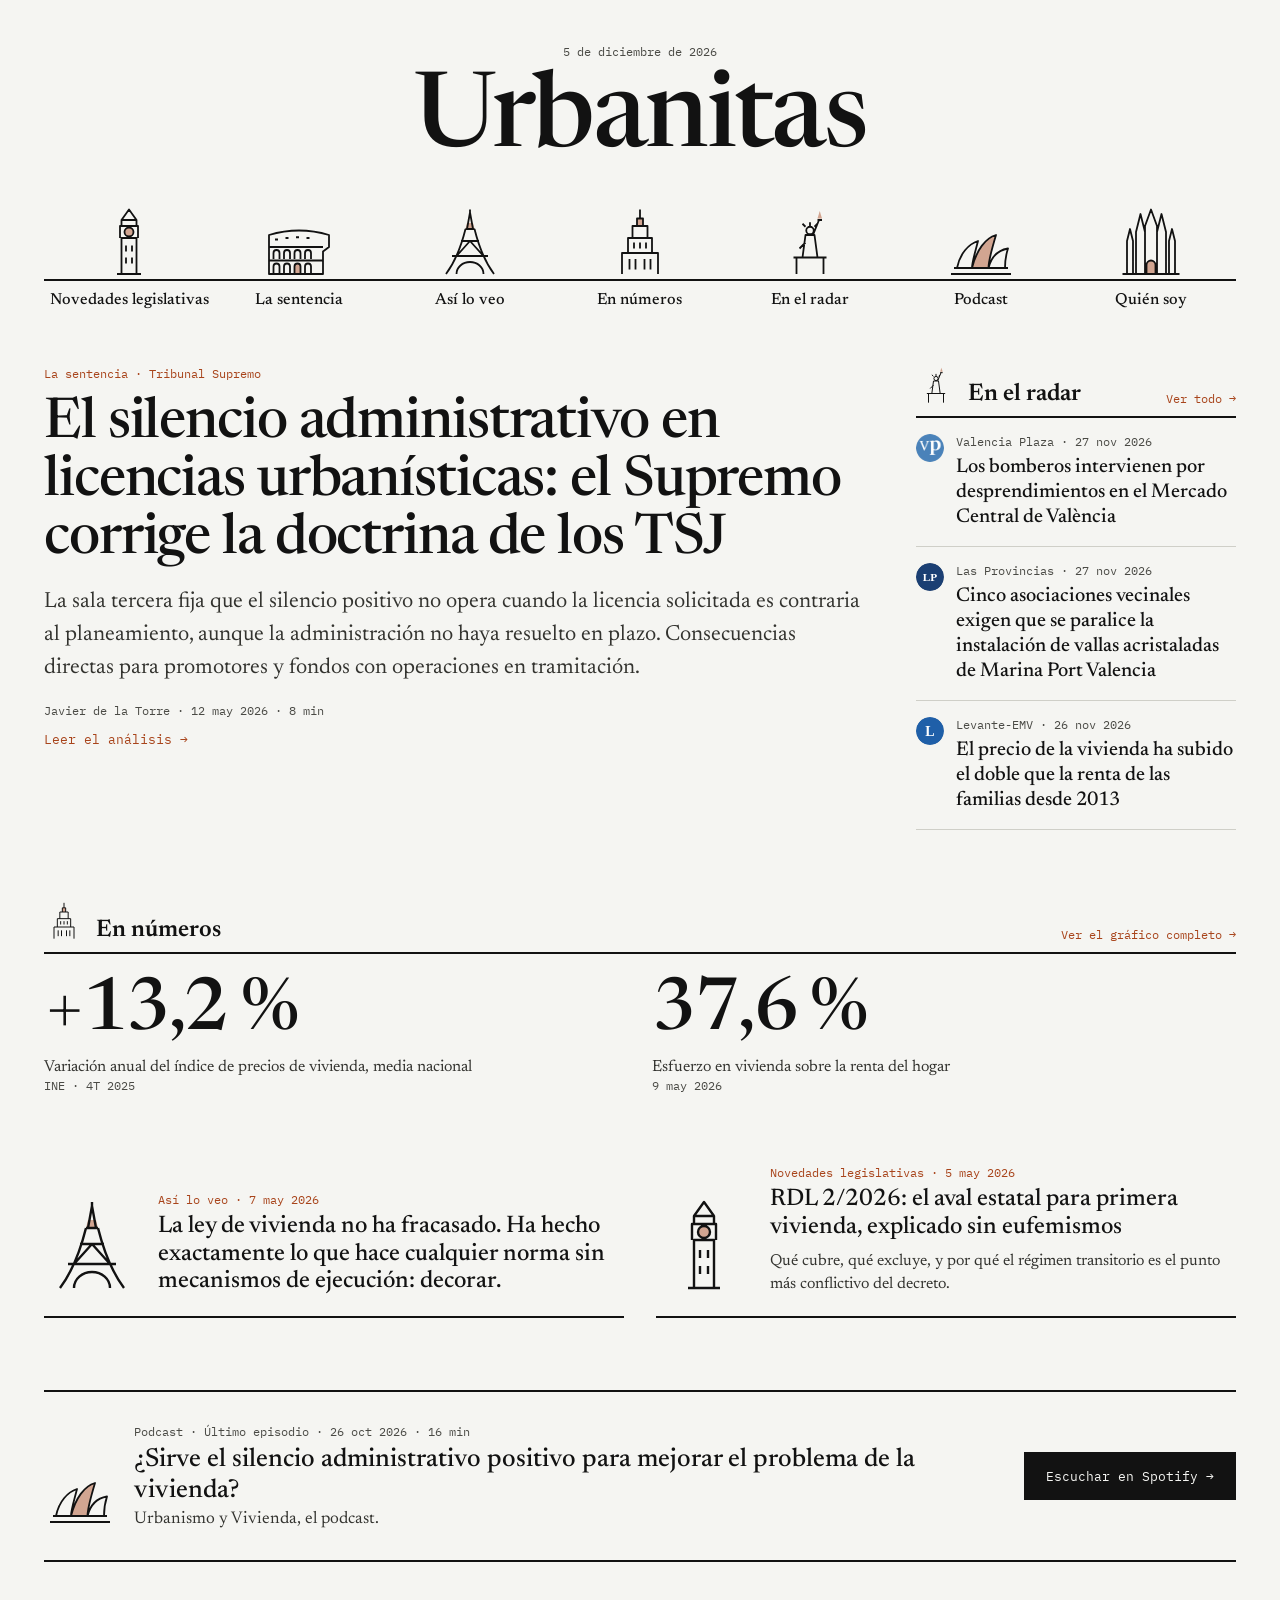
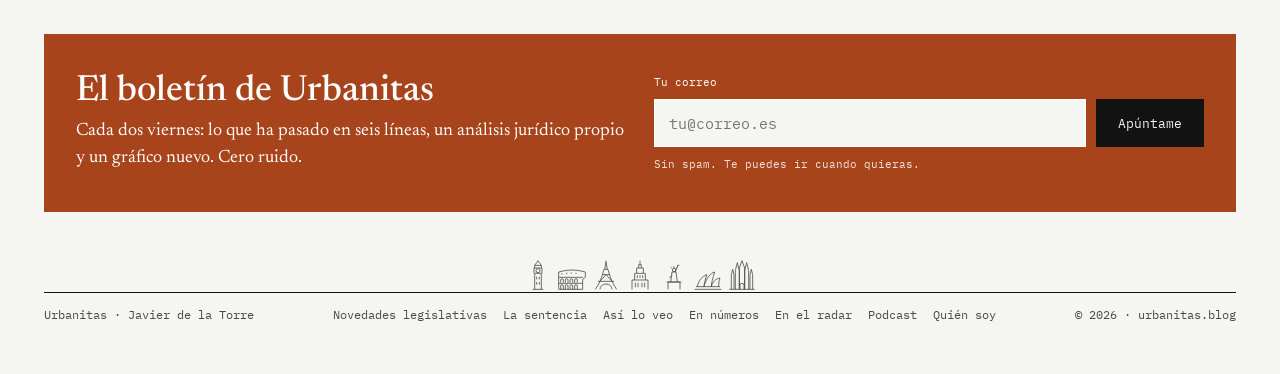
<file: index.html>
<!doctype html>
<html lang="es">
<head>
<meta charset="utf-8">
<meta name="viewport" content="width=device-width, initial-scale=1">
<title>Urbanitas</title>
<meta name="description" content="Urbanitas: análisis jurídico, datos y opinión sobre urbanismo y vivienda en España, por Javier de la Torre.">
<link rel="preconnect" href="https://fonts.googleapis.com">
<link rel="preconnect" href="https://fonts.gstatic.com" crossorigin>
<link href="https://fonts.googleapis.com/css2?family=Newsreader:ital,opsz,wght@0,6..72,400;0,6..72,500;0,6..72,600;1,6..72,400&family=IBM+Plex+Mono:wght@400;500&display=swap" rel="stylesheet">
<link rel="stylesheet" href="assets/urbanitas.css">
<link rel="icon" href="data:image/svg+xml,%3Csvg xmlns='http://www.w3.org/2000/svg' viewBox='0 0 32 32'%3E%3Crect width='32' height='32' fill='%23121212'/%3E%3Ctext x='16' y='23' font-family='Georgia,serif' font-size='20' fill='%23F5F5F2' text-anchor='middle'%3EU%3C/text%3E%3C/svg%3E">
</head>
<body>

<header class="cabecera contenedor">
  <div class="cabecera-meta"><span id="fecha-hoy"></span></div>
  <a href="index.html" class="logo">Urbanitas</a>
  <nav class="skyline" aria-label="Secciones">
      <a href="legislativa.html">
        <span class="suelo"><svg class="icono" viewBox="0 0 48 48" aria-hidden="true"><use href="assets/iconos.svg#i-bigben"></use></svg></span>
        <span class="nombre">Novedades legislativas</span>
      </a>
      <a href="sentencia.html">
        <span class="suelo"><svg class="icono" viewBox="0 0 48 48" aria-hidden="true"><use href="assets/iconos.svg#i-coliseo"></use></svg></span>
        <span class="nombre">La sentencia</span>
      </a>
      <a href="opinion.html">
        <span class="suelo"><svg class="icono" viewBox="0 0 48 48" aria-hidden="true"><use href="assets/iconos.svg#i-eiffel"></use></svg></span>
        <span class="nombre">Así lo veo</span>
      </a>
      <a href="numeros.html">
        <span class="suelo"><svg class="icono" viewBox="0 0 48 48" aria-hidden="true"><use href="assets/iconos.svg#i-empire"></use></svg></span>
        <span class="nombre">En números</span>
      </a>
      <a href="radar.html">
        <span class="suelo"><svg class="icono" viewBox="0 0 48 48" aria-hidden="true"><use href="assets/iconos.svg#i-libertad"></use></svg></span>
        <span class="nombre">En el radar</span>
      </a>
      <a href="podcast.html">
        <span class="suelo"><svg class="icono" viewBox="0 0 48 48" aria-hidden="true"><use href="assets/iconos.svg#i-opera"></use></svg></span>
        <span class="nombre">Podcast</span>
      </a>
      <a href="quien.html">
        <span class="suelo"><svg class="icono" viewBox="0 0 48 48" aria-hidden="true"><use href="assets/iconos.svg#i-sagrada"></use></svg></span>
        <span class="nombre">Quién soy</span>
      </a>
  </nav>
</header>

<main class="contenedor">
<div class="portada">
  <article>
    <div class="eyebrow">La sentencia · Tribunal Supremo</div>
    <h1 class="titular-grande"><a href="sentencia.html">El silencio administrativo en licencias urbanísticas: el Supremo corrige la doctrina de los TSJ</a></h1>
    <p class="entradilla">La sala tercera fija que el silencio positivo no opera cuando la licencia solicitada es contraria al planeamiento, aunque la administración no haya resuelto en plazo. Consecuencias directas para promotores y fondos con operaciones en tramitación.</p>
    <div class="fecha">Javier de la Torre · 12 may 2026 · 8 min</div>
    <a href="sentencia.html" class="boton-texto">Leer el análisis →</a>
  </article>

  <aside aria-labelledby="radar-tit">
    <div class="cabeza-bloque">
      <svg class="icono" viewBox="0 0 48 48" aria-hidden="true"><use href="assets/iconos.svg#i-libertad"></use></svg>
      <h2 id="radar-tit">En el radar</h2>
      <a href="radar.html" class="mas">Ver todo →</a>
    </div>
    <div class="lista-radar">
      <a href="https://valenciaplaza.com/valenciaplaza/valencia/los-bomberos-intervienen-por-desprendimientos-en-el-mercado-central-de-valencia" target="_blank" rel="noopener">
        <img class="medio" src="assets/medios/valenciaplaza.png" alt="" width="28" height="28">
        <span class="cuerpo">
        <span class="fuente">Valencia Plaza · 27 nov 2026</span>
        <span class="tit">Los bomberos intervienen por desprendimientos en el Mercado Central de València</span>
        </span>
      </a>
      <a href="https://www.lasprovincias.es/valencia-ciudad/vecinos-instalacion-vallas-marina-20261127101147-nt.html" target="_blank" rel="noopener">
        <img class="medio" src="assets/medios/lasprovincias.svg" alt="" width="28" height="28">
        <span class="cuerpo">
        <span class="fuente">Las Provincias · 27 nov 2026</span>
        <span class="tit">Cinco asociaciones vecinales exigen que se paralice la instalación de vallas acristaladas de Marina Port Valencia</span>
        </span>
      </a>
      <a href="https://www.levante-emv.com/economia/2026/11/26/precio-vivienda-subido-doble-renta-136880075.html" target="_blank" rel="noopener">
        <img class="medio" src="assets/medios/levante.svg" alt="" width="28" height="28">
        <span class="cuerpo">
        <span class="fuente">Levante-EMV · 26 nov 2026</span>
        <span class="tit">El precio de la vivienda ha subido el doble que la renta de las familias desde 2013</span>
        </span>
      </a>
    </div>
  </aside>
</div>

<section class="bloque" aria-labelledby="numeros-tit">
  <div class="cabeza-bloque">
    <svg class="icono" viewBox="0 0 48 48" aria-hidden="true"><use href="assets/iconos.svg#i-empire"></use></svg>
    <h2 id="numeros-tit">En números</h2>
    <a href="numeros.html" class="mas">Ver el gráfico completo →</a>
  </div>
  <div class="cifras">
    <div class="cifra">
      <div class="valor">+13,2 %</div>
      <div class="que">Variación anual del índice de precios de vivienda, media nacional</div>
      <div class="fuente">INE · 4T 2025</div>
    </div>
    <div class="cifra">
      <div class="valor">37,6 %</div>
      <div class="que">Esfuerzo en vivienda sobre la renta del hogar</div>
      <div class="fuente">9 may 2026</div>
    </div>
  </div>
</section>

<section class="bloque tarjetas" aria-label="Más secciones">
  <a href="opinion.html" class="tarjeta">
    <svg class="icono" viewBox="0 0 48 48" aria-hidden="true"><use href="assets/iconos.svg#i-eiffel"></use></svg>
    <span>
      <span class="eyebrow">Así lo veo · 7 may 2026</span>
      <span class="tit">La ley de vivienda no ha fracasado. Ha hecho exactamente lo que hace cualquier norma sin mecanismos de ejecución: decorar.</span>
    </span>
  </a>
  <a href="legislativa.html" class="tarjeta">
    <svg class="icono" viewBox="0 0 48 48" aria-hidden="true"><use href="assets/iconos.svg#i-bigben"></use></svg>
    <span>
      <span class="eyebrow">Novedades legislativas · 5 may 2026</span>
      <span class="tit">RDL 2/2026: el aval estatal para primera vivienda, explicado sin eufemismos</span>
      <span class="txt">Qué cubre, qué excluye, y por qué el régimen transitorio es el punto más conflictivo del decreto.</span>
    </span>
  </a>
</section>

<section class="bloque franja-podcast" aria-labelledby="podcast-tit">
  <div class="izq">
    <svg class="icono" viewBox="0 0 48 48" aria-hidden="true"><use href="assets/iconos.svg#i-opera"></use></svg>
    <div>
      <div class="fecha">Podcast · Último episodio · 26 oct 2026 · 16 min</div>
      <h2 id="podcast-tit" style="margin: 6px 0 4px; font-size: 26px; font-weight: 500; line-height: 1.2">¿Sirve el silencio administrativo positivo para mejorar el problema de la vivienda?</h2>
      <p>Urbanismo y Vivienda, el podcast.</p>
    </div>
  </div>
  <a href="https://open.spotify.com/episode/01g6iBTJMUlz0GUgnX8MWM" target="_blank" rel="noopener" class="boton">Escuchar en Spotify →</a>
</section>

<section class="boletin" id="boletin" aria-labelledby="boletin-tit">
  <div class="texto">
    <h2 id="boletin-tit">El boletín de Urbanitas</h2>
    <p>Cada dos viernes: lo que ha pasado en seis líneas, un análisis jurídico propio y un gráfico nuevo. Cero ruido.</p>
  </div>
  <form onsubmit="return false">
    <label for="correo-boletin">Tu correo</label>
    <input id="correo-boletin" type="email" placeholder="tu@correo.es" autocomplete="email" required>
    <button type="submit" class="boton">Apúntame</button>
    <span class="letra-pequena">Sin spam. Te puedes ir cuando quieras.</span>
  </form>
</section>
</main>

<footer class="pie contenedor">
  <div class="perfil" aria-hidden="true"><svg class="icono" viewBox="0 0 48 48" aria-hidden="true"><use href="assets/iconos.svg#i-bigben"></use></svg><svg class="icono" viewBox="0 0 48 48" aria-hidden="true"><use href="assets/iconos.svg#i-coliseo"></use></svg><svg class="icono" viewBox="0 0 48 48" aria-hidden="true"><use href="assets/iconos.svg#i-eiffel"></use></svg><svg class="icono" viewBox="0 0 48 48" aria-hidden="true"><use href="assets/iconos.svg#i-empire"></use></svg><svg class="icono" viewBox="0 0 48 48" aria-hidden="true"><use href="assets/iconos.svg#i-libertad"></use></svg><svg class="icono" viewBox="0 0 48 48" aria-hidden="true"><use href="assets/iconos.svg#i-opera"></use></svg><svg class="icono" viewBox="0 0 48 48" aria-hidden="true"><use href="assets/iconos.svg#i-sagrada"></use></svg></div>
  <div class="fila">
    <span>Urbanitas · Javier de la Torre</span>
    <nav aria-label="Pie"><a href="legislativa.html">Novedades legislativas</a> <a href="sentencia.html">La sentencia</a> <a href="opinion.html">Así lo veo</a> <a href="numeros.html">En números</a> <a href="radar.html">En el radar</a> <a href="podcast.html">Podcast</a> <a href="quien.html">Quién soy</a></nav>
    <span>© 2026 · urbanitas.blog</span>
  </div>
</footer>

<script src="assets/site.js"></script>
</body>
</html>
</file>
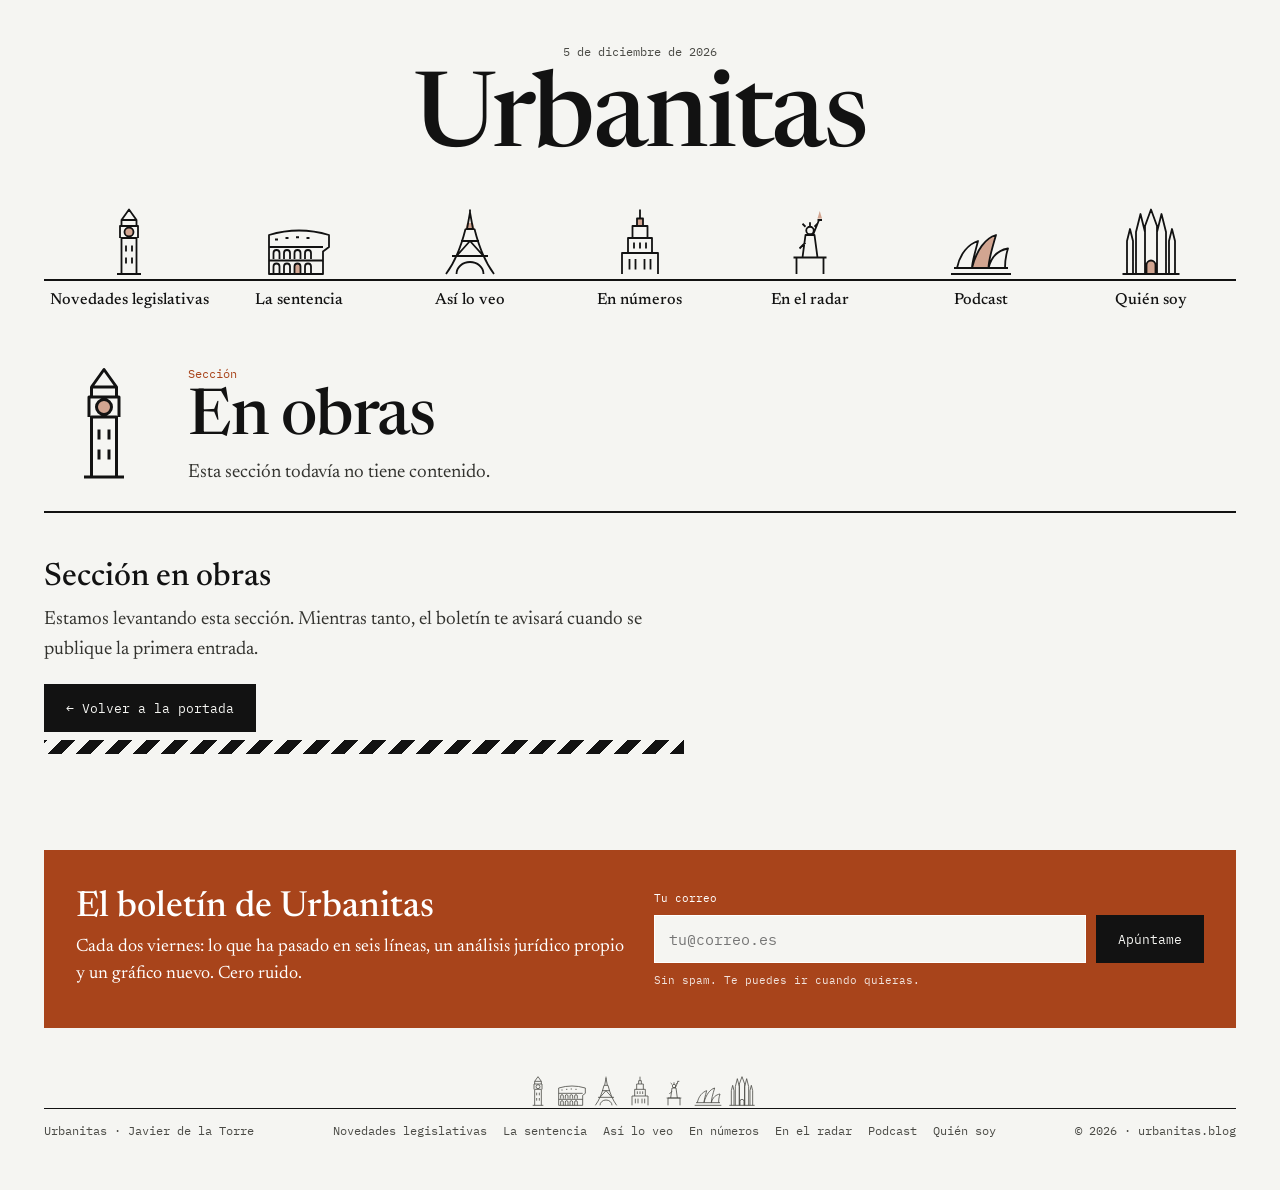
<file: construccion.html>
<!doctype html>
<html lang="es">
<head>
<meta charset="utf-8">
<meta name="viewport" content="width=device-width, initial-scale=1">
<title>En obras · Urbanitas</title>
<meta name="description" content="Sección en obras · Urbanitas.">
<link rel="preconnect" href="https://fonts.googleapis.com">
<link rel="preconnect" href="https://fonts.gstatic.com" crossorigin>
<link href="https://fonts.googleapis.com/css2?family=Newsreader:ital,opsz,wght@0,6..72,400;0,6..72,500;0,6..72,600;1,6..72,400&family=IBM+Plex+Mono:wght@400;500&display=swap" rel="stylesheet">
<link rel="stylesheet" href="assets/urbanitas.css">
<link rel="icon" href="data:image/svg+xml,%3Csvg xmlns='http://www.w3.org/2000/svg' viewBox='0 0 32 32'%3E%3Crect width='32' height='32' fill='%23121212'/%3E%3Ctext x='16' y='23' font-family='Georgia,serif' font-size='20' fill='%23F5F5F2' text-anchor='middle'%3EU%3C/text%3E%3C/svg%3E">
</head>
<body>

<header class="cabecera contenedor">
  <div class="cabecera-meta"><span id="fecha-hoy"></span></div>
  <a href="index.html" class="logo">Urbanitas</a>
  <nav class="skyline" aria-label="Secciones">
      <a href="legislativa.html">
        <span class="suelo"><svg class="icono" viewBox="0 0 48 48" aria-hidden="true"><use href="assets/iconos.svg#i-bigben"></use></svg></span>
        <span class="nombre">Novedades legislativas</span>
      </a>
      <a href="sentencia.html">
        <span class="suelo"><svg class="icono" viewBox="0 0 48 48" aria-hidden="true"><use href="assets/iconos.svg#i-coliseo"></use></svg></span>
        <span class="nombre">La sentencia</span>
      </a>
      <a href="opinion.html">
        <span class="suelo"><svg class="icono" viewBox="0 0 48 48" aria-hidden="true"><use href="assets/iconos.svg#i-eiffel"></use></svg></span>
        <span class="nombre">Así lo veo</span>
      </a>
      <a href="numeros.html">
        <span class="suelo"><svg class="icono" viewBox="0 0 48 48" aria-hidden="true"><use href="assets/iconos.svg#i-empire"></use></svg></span>
        <span class="nombre">En números</span>
      </a>
      <a href="radar.html">
        <span class="suelo"><svg class="icono" viewBox="0 0 48 48" aria-hidden="true"><use href="assets/iconos.svg#i-libertad"></use></svg></span>
        <span class="nombre">En el radar</span>
      </a>
      <a href="podcast.html">
        <span class="suelo"><svg class="icono" viewBox="0 0 48 48" aria-hidden="true"><use href="assets/iconos.svg#i-opera"></use></svg></span>
        <span class="nombre">Podcast</span>
      </a>
      <a href="quien.html">
        <span class="suelo"><svg class="icono" viewBox="0 0 48 48" aria-hidden="true"><use href="assets/iconos.svg#i-sagrada"></use></svg></span>
        <span class="nombre">Quién soy</span>
      </a>
  </nav>
</header>

<main class="contenedor">
<div class="cabeza-pagina">
  <svg class="icono" viewBox="0 0 48 48" aria-hidden="true"><use href="assets/iconos.svg#i-bigben"></use></svg>
  <div>
    <div class="eyebrow">Sección</div>
    <h1>En obras</h1>
    <p>Esta sección todavía no tiene contenido.</p>
  </div>
</div>

<div class="en-obras">
  <h2>Sección en obras</h2>
  <p>Estamos levantando esta sección. Mientras tanto, el boletín te avisará cuando se publique la primera entrada.</p>
  <a href="index.html" class="boton">← Volver a la portada</a>
  <div class="vallado" aria-hidden="true"></div>
</div>

<section class="boletin" id="boletin" aria-labelledby="boletin-tit">
  <div class="texto">
    <h2 id="boletin-tit">El boletín de Urbanitas</h2>
    <p>Cada dos viernes: lo que ha pasado en seis líneas, un análisis jurídico propio y un gráfico nuevo. Cero ruido.</p>
  </div>
  <form onsubmit="return false">
    <label for="correo-boletin">Tu correo</label>
    <input id="correo-boletin" type="email" placeholder="tu@correo.es" autocomplete="email" required>
    <button type="submit" class="boton">Apúntame</button>
    <span class="letra-pequena">Sin spam. Te puedes ir cuando quieras.</span>
  </form>
</section>
</main>

<footer class="pie contenedor">
  <div class="perfil" aria-hidden="true"><svg class="icono" viewBox="0 0 48 48" aria-hidden="true"><use href="assets/iconos.svg#i-bigben"></use></svg><svg class="icono" viewBox="0 0 48 48" aria-hidden="true"><use href="assets/iconos.svg#i-coliseo"></use></svg><svg class="icono" viewBox="0 0 48 48" aria-hidden="true"><use href="assets/iconos.svg#i-eiffel"></use></svg><svg class="icono" viewBox="0 0 48 48" aria-hidden="true"><use href="assets/iconos.svg#i-empire"></use></svg><svg class="icono" viewBox="0 0 48 48" aria-hidden="true"><use href="assets/iconos.svg#i-libertad"></use></svg><svg class="icono" viewBox="0 0 48 48" aria-hidden="true"><use href="assets/iconos.svg#i-opera"></use></svg><svg class="icono" viewBox="0 0 48 48" aria-hidden="true"><use href="assets/iconos.svg#i-sagrada"></use></svg></div>
  <div class="fila">
    <span>Urbanitas · Javier de la Torre</span>
    <nav aria-label="Pie"><a href="legislativa.html">Novedades legislativas</a> <a href="sentencia.html">La sentencia</a> <a href="opinion.html">Así lo veo</a> <a href="numeros.html">En números</a> <a href="radar.html">En el radar</a> <a href="podcast.html">Podcast</a> <a href="quien.html">Quién soy</a></nav>
    <span>© 2026 · urbanitas.blog</span>
  </div>
</footer>

<script src="assets/site.js"></script>
</body>
</html>
</file>
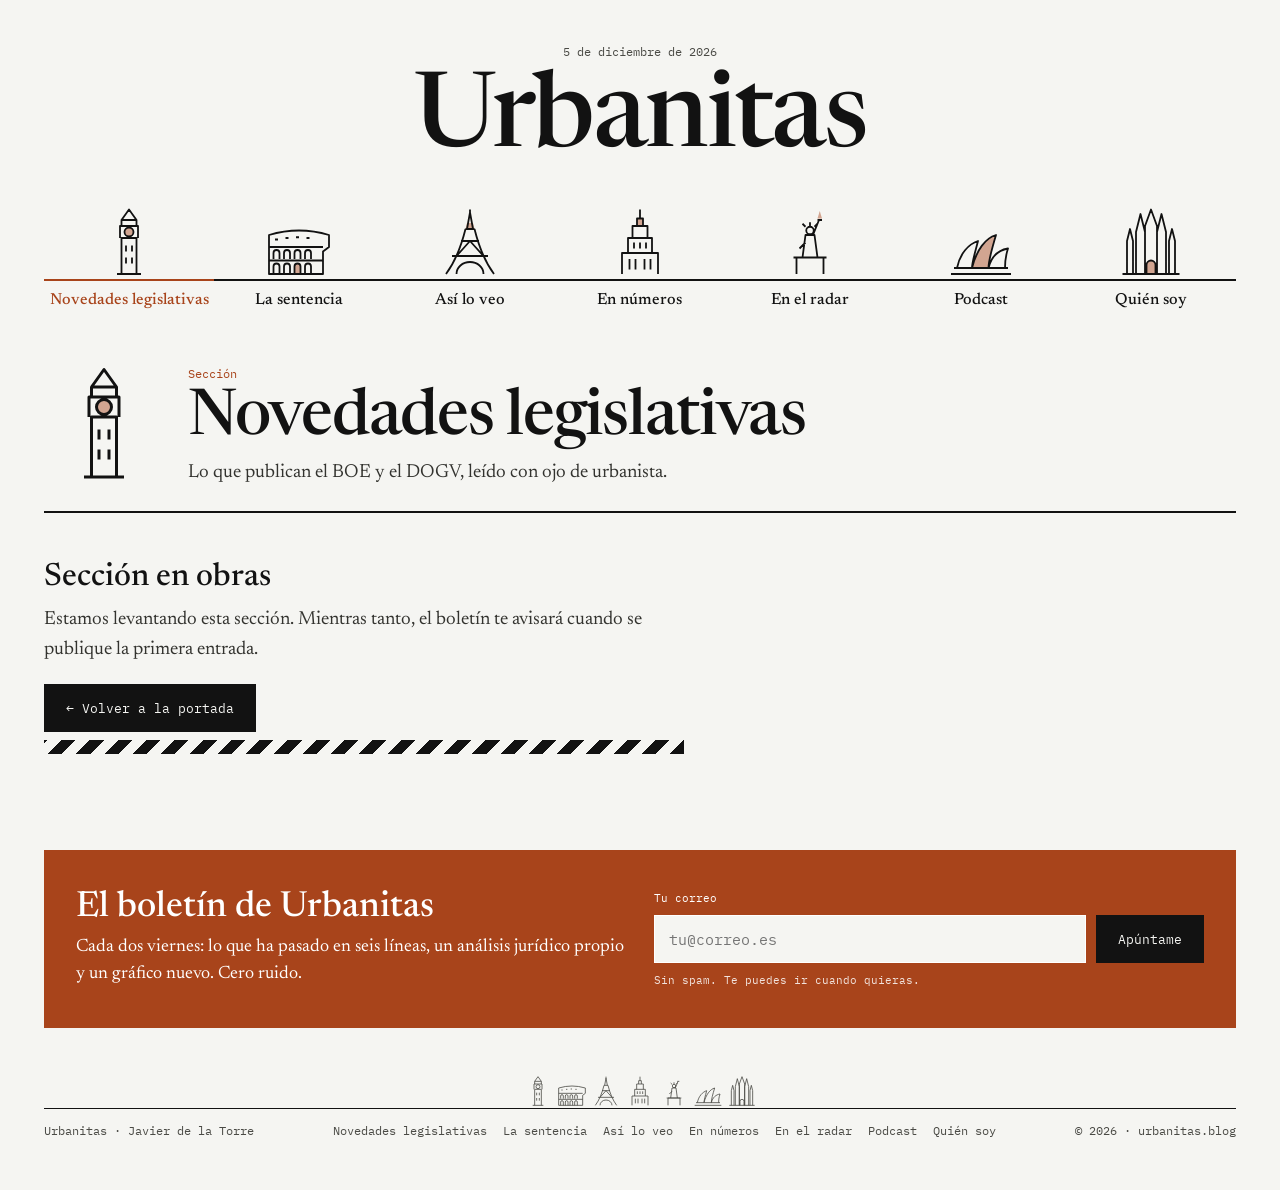
<file: legislativa.html>
<!doctype html>
<html lang="es">
<head>
<meta charset="utf-8">
<meta name="viewport" content="width=device-width, initial-scale=1">
<title>Novedades legislativas · Urbanitas</title>
<meta name="description" content="Novedades legislativas · Urbanitas. Lo que publican el BOE y el DOGV, leído con ojo de urbanista.">
<link rel="preconnect" href="https://fonts.googleapis.com">
<link rel="preconnect" href="https://fonts.gstatic.com" crossorigin>
<link href="https://fonts.googleapis.com/css2?family=Newsreader:ital,opsz,wght@0,6..72,400;0,6..72,500;0,6..72,600;1,6..72,400&family=IBM+Plex+Mono:wght@400;500&display=swap" rel="stylesheet">
<link rel="stylesheet" href="assets/urbanitas.css">
<link rel="icon" href="data:image/svg+xml,%3Csvg xmlns='http://www.w3.org/2000/svg' viewBox='0 0 32 32'%3E%3Crect width='32' height='32' fill='%23121212'/%3E%3Ctext x='16' y='23' font-family='Georgia,serif' font-size='20' fill='%23F5F5F2' text-anchor='middle'%3EU%3C/text%3E%3C/svg%3E">
</head>
<body>

<header class="cabecera contenedor">
  <div class="cabecera-meta"><span id="fecha-hoy"></span></div>
  <a href="index.html" class="logo">Urbanitas</a>
  <nav class="skyline" aria-label="Secciones">
      <a href="legislativa.html" aria-current="page">
        <span class="suelo"><svg class="icono" viewBox="0 0 48 48" aria-hidden="true"><use href="assets/iconos.svg#i-bigben"></use></svg></span>
        <span class="nombre">Novedades legislativas</span>
      </a>
      <a href="sentencia.html">
        <span class="suelo"><svg class="icono" viewBox="0 0 48 48" aria-hidden="true"><use href="assets/iconos.svg#i-coliseo"></use></svg></span>
        <span class="nombre">La sentencia</span>
      </a>
      <a href="opinion.html">
        <span class="suelo"><svg class="icono" viewBox="0 0 48 48" aria-hidden="true"><use href="assets/iconos.svg#i-eiffel"></use></svg></span>
        <span class="nombre">Así lo veo</span>
      </a>
      <a href="numeros.html">
        <span class="suelo"><svg class="icono" viewBox="0 0 48 48" aria-hidden="true"><use href="assets/iconos.svg#i-empire"></use></svg></span>
        <span class="nombre">En números</span>
      </a>
      <a href="radar.html">
        <span class="suelo"><svg class="icono" viewBox="0 0 48 48" aria-hidden="true"><use href="assets/iconos.svg#i-libertad"></use></svg></span>
        <span class="nombre">En el radar</span>
      </a>
      <a href="podcast.html">
        <span class="suelo"><svg class="icono" viewBox="0 0 48 48" aria-hidden="true"><use href="assets/iconos.svg#i-opera"></use></svg></span>
        <span class="nombre">Podcast</span>
      </a>
      <a href="quien.html">
        <span class="suelo"><svg class="icono" viewBox="0 0 48 48" aria-hidden="true"><use href="assets/iconos.svg#i-sagrada"></use></svg></span>
        <span class="nombre">Quién soy</span>
      </a>
  </nav>
</header>

<main class="contenedor">
<div class="cabeza-pagina">
  <svg class="icono" viewBox="0 0 48 48" aria-hidden="true"><use href="assets/iconos.svg#i-bigben"></use></svg>
  <div>
    <div class="eyebrow">Sección</div>
    <h1>Novedades legislativas</h1>
    <p>Lo que publican el BOE y el DOGV, leído con ojo de urbanista.</p>
  </div>
</div>

<div class="en-obras">
  <h2>Sección en obras</h2>
  <p>Estamos levantando esta sección. Mientras tanto, el boletín te avisará cuando se publique la primera entrada.</p>
  <a href="index.html" class="boton">← Volver a la portada</a>
  <div class="vallado" aria-hidden="true"></div>
</div>

<section class="boletin" id="boletin" aria-labelledby="boletin-tit">
  <div class="texto">
    <h2 id="boletin-tit">El boletín de Urbanitas</h2>
    <p>Cada dos viernes: lo que ha pasado en seis líneas, un análisis jurídico propio y un gráfico nuevo. Cero ruido.</p>
  </div>
  <form onsubmit="return false">
    <label for="correo-boletin">Tu correo</label>
    <input id="correo-boletin" type="email" placeholder="tu@correo.es" autocomplete="email" required>
    <button type="submit" class="boton">Apúntame</button>
    <span class="letra-pequena">Sin spam. Te puedes ir cuando quieras.</span>
  </form>
</section>
</main>

<footer class="pie contenedor">
  <div class="perfil" aria-hidden="true"><svg class="icono" viewBox="0 0 48 48" aria-hidden="true"><use href="assets/iconos.svg#i-bigben"></use></svg><svg class="icono" viewBox="0 0 48 48" aria-hidden="true"><use href="assets/iconos.svg#i-coliseo"></use></svg><svg class="icono" viewBox="0 0 48 48" aria-hidden="true"><use href="assets/iconos.svg#i-eiffel"></use></svg><svg class="icono" viewBox="0 0 48 48" aria-hidden="true"><use href="assets/iconos.svg#i-empire"></use></svg><svg class="icono" viewBox="0 0 48 48" aria-hidden="true"><use href="assets/iconos.svg#i-libertad"></use></svg><svg class="icono" viewBox="0 0 48 48" aria-hidden="true"><use href="assets/iconos.svg#i-opera"></use></svg><svg class="icono" viewBox="0 0 48 48" aria-hidden="true"><use href="assets/iconos.svg#i-sagrada"></use></svg></div>
  <div class="fila">
    <span>Urbanitas · Javier de la Torre</span>
    <nav aria-label="Pie"><a href="legislativa.html">Novedades legislativas</a> <a href="sentencia.html">La sentencia</a> <a href="opinion.html">Así lo veo</a> <a href="numeros.html">En números</a> <a href="radar.html">En el radar</a> <a href="podcast.html">Podcast</a> <a href="quien.html">Quién soy</a></nav>
    <span>© 2026 · urbanitas.blog</span>
  </div>
</footer>

<script src="assets/site.js"></script>
</body>
</html>
</file>
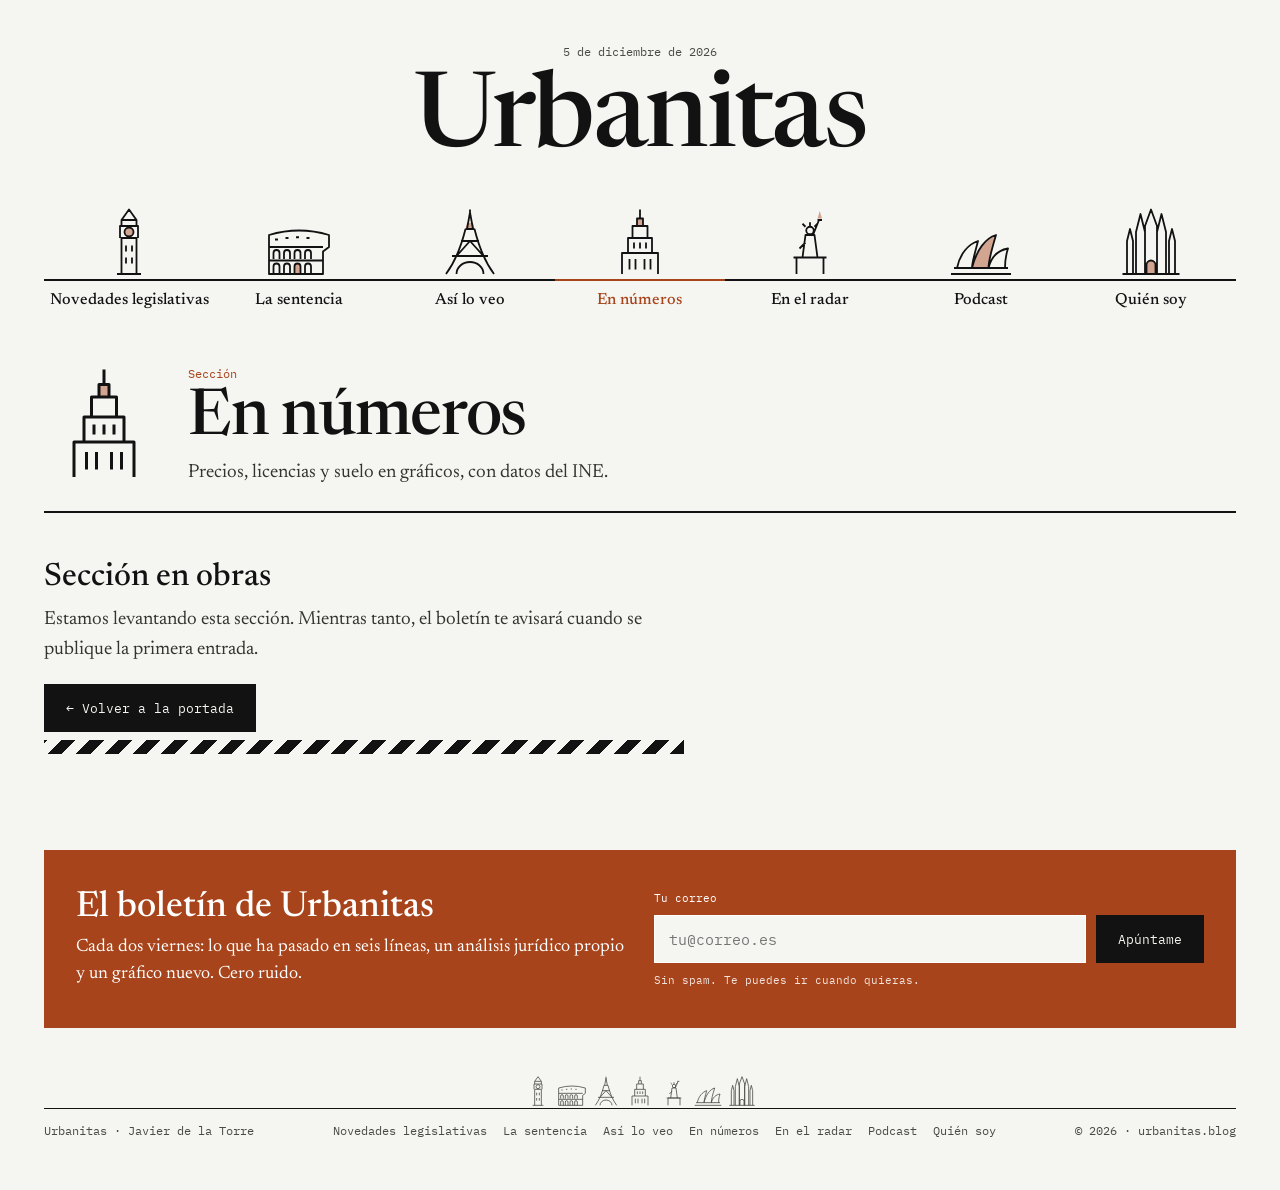
<file: numeros.html>
<!doctype html>
<html lang="es">
<head>
<meta charset="utf-8">
<meta name="viewport" content="width=device-width, initial-scale=1">
<title>En números · Urbanitas</title>
<meta name="description" content="En números · Urbanitas. Precios, licencias y suelo en gráficos, con datos del INE.">
<link rel="preconnect" href="https://fonts.googleapis.com">
<link rel="preconnect" href="https://fonts.gstatic.com" crossorigin>
<link href="https://fonts.googleapis.com/css2?family=Newsreader:ital,opsz,wght@0,6..72,400;0,6..72,500;0,6..72,600;1,6..72,400&family=IBM+Plex+Mono:wght@400;500&display=swap" rel="stylesheet">
<link rel="stylesheet" href="assets/urbanitas.css">
<link rel="icon" href="data:image/svg+xml,%3Csvg xmlns='http://www.w3.org/2000/svg' viewBox='0 0 32 32'%3E%3Crect width='32' height='32' fill='%23121212'/%3E%3Ctext x='16' y='23' font-family='Georgia,serif' font-size='20' fill='%23F5F5F2' text-anchor='middle'%3EU%3C/text%3E%3C/svg%3E">
</head>
<body>

<header class="cabecera contenedor">
  <div class="cabecera-meta"><span id="fecha-hoy"></span></div>
  <a href="index.html" class="logo">Urbanitas</a>
  <nav class="skyline" aria-label="Secciones">
      <a href="legislativa.html">
        <span class="suelo"><svg class="icono" viewBox="0 0 48 48" aria-hidden="true"><use href="assets/iconos.svg#i-bigben"></use></svg></span>
        <span class="nombre">Novedades legislativas</span>
      </a>
      <a href="sentencia.html">
        <span class="suelo"><svg class="icono" viewBox="0 0 48 48" aria-hidden="true"><use href="assets/iconos.svg#i-coliseo"></use></svg></span>
        <span class="nombre">La sentencia</span>
      </a>
      <a href="opinion.html">
        <span class="suelo"><svg class="icono" viewBox="0 0 48 48" aria-hidden="true"><use href="assets/iconos.svg#i-eiffel"></use></svg></span>
        <span class="nombre">Así lo veo</span>
      </a>
      <a href="numeros.html" aria-current="page">
        <span class="suelo"><svg class="icono" viewBox="0 0 48 48" aria-hidden="true"><use href="assets/iconos.svg#i-empire"></use></svg></span>
        <span class="nombre">En números</span>
      </a>
      <a href="radar.html">
        <span class="suelo"><svg class="icono" viewBox="0 0 48 48" aria-hidden="true"><use href="assets/iconos.svg#i-libertad"></use></svg></span>
        <span class="nombre">En el radar</span>
      </a>
      <a href="podcast.html">
        <span class="suelo"><svg class="icono" viewBox="0 0 48 48" aria-hidden="true"><use href="assets/iconos.svg#i-opera"></use></svg></span>
        <span class="nombre">Podcast</span>
      </a>
      <a href="quien.html">
        <span class="suelo"><svg class="icono" viewBox="0 0 48 48" aria-hidden="true"><use href="assets/iconos.svg#i-sagrada"></use></svg></span>
        <span class="nombre">Quién soy</span>
      </a>
  </nav>
</header>

<main class="contenedor">
<div class="cabeza-pagina">
  <svg class="icono" viewBox="0 0 48 48" aria-hidden="true"><use href="assets/iconos.svg#i-empire"></use></svg>
  <div>
    <div class="eyebrow">Sección</div>
    <h1>En números</h1>
    <p>Precios, licencias y suelo en gráficos, con datos del INE.</p>
  </div>
</div>

<div class="en-obras">
  <h2>Sección en obras</h2>
  <p>Estamos levantando esta sección. Mientras tanto, el boletín te avisará cuando se publique la primera entrada.</p>
  <a href="index.html" class="boton">← Volver a la portada</a>
  <div class="vallado" aria-hidden="true"></div>
</div>

<section class="boletin" id="boletin" aria-labelledby="boletin-tit">
  <div class="texto">
    <h2 id="boletin-tit">El boletín de Urbanitas</h2>
    <p>Cada dos viernes: lo que ha pasado en seis líneas, un análisis jurídico propio y un gráfico nuevo. Cero ruido.</p>
  </div>
  <form onsubmit="return false">
    <label for="correo-boletin">Tu correo</label>
    <input id="correo-boletin" type="email" placeholder="tu@correo.es" autocomplete="email" required>
    <button type="submit" class="boton">Apúntame</button>
    <span class="letra-pequena">Sin spam. Te puedes ir cuando quieras.</span>
  </form>
</section>
</main>

<footer class="pie contenedor">
  <div class="perfil" aria-hidden="true"><svg class="icono" viewBox="0 0 48 48" aria-hidden="true"><use href="assets/iconos.svg#i-bigben"></use></svg><svg class="icono" viewBox="0 0 48 48" aria-hidden="true"><use href="assets/iconos.svg#i-coliseo"></use></svg><svg class="icono" viewBox="0 0 48 48" aria-hidden="true"><use href="assets/iconos.svg#i-eiffel"></use></svg><svg class="icono" viewBox="0 0 48 48" aria-hidden="true"><use href="assets/iconos.svg#i-empire"></use></svg><svg class="icono" viewBox="0 0 48 48" aria-hidden="true"><use href="assets/iconos.svg#i-libertad"></use></svg><svg class="icono" viewBox="0 0 48 48" aria-hidden="true"><use href="assets/iconos.svg#i-opera"></use></svg><svg class="icono" viewBox="0 0 48 48" aria-hidden="true"><use href="assets/iconos.svg#i-sagrada"></use></svg></div>
  <div class="fila">
    <span>Urbanitas · Javier de la Torre</span>
    <nav aria-label="Pie"><a href="legislativa.html">Novedades legislativas</a> <a href="sentencia.html">La sentencia</a> <a href="opinion.html">Así lo veo</a> <a href="numeros.html">En números</a> <a href="radar.html">En el radar</a> <a href="podcast.html">Podcast</a> <a href="quien.html">Quién soy</a></nav>
    <span>© 2026 · urbanitas.blog</span>
  </div>
</footer>

<script src="assets/site.js"></script>
</body>
</html>
</file>
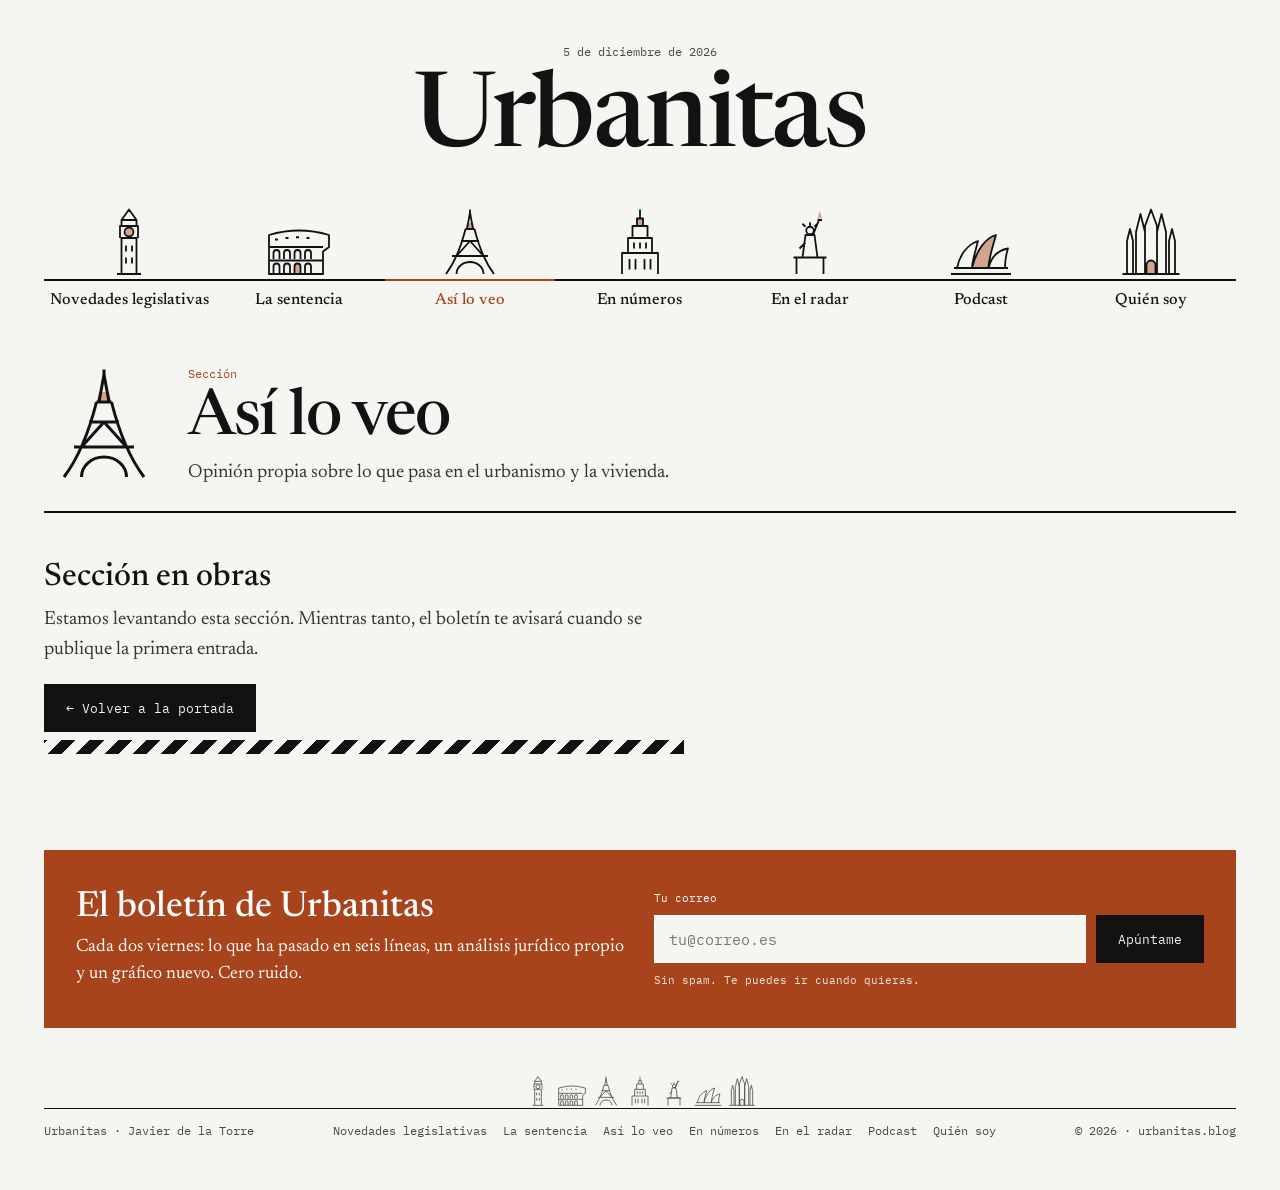
<file: opinion.html>
<!doctype html>
<html lang="es">
<head>
<meta charset="utf-8">
<meta name="viewport" content="width=device-width, initial-scale=1">
<title>Así lo veo · Urbanitas</title>
<meta name="description" content="Así lo veo · Urbanitas. Opinión propia sobre lo que pasa en el urbanismo y la vivienda.">
<link rel="preconnect" href="https://fonts.googleapis.com">
<link rel="preconnect" href="https://fonts.gstatic.com" crossorigin>
<link href="https://fonts.googleapis.com/css2?family=Newsreader:ital,opsz,wght@0,6..72,400;0,6..72,500;0,6..72,600;1,6..72,400&family=IBM+Plex+Mono:wght@400;500&display=swap" rel="stylesheet">
<link rel="stylesheet" href="assets/urbanitas.css">
<link rel="icon" href="data:image/svg+xml,%3Csvg xmlns='http://www.w3.org/2000/svg' viewBox='0 0 32 32'%3E%3Crect width='32' height='32' fill='%23121212'/%3E%3Ctext x='16' y='23' font-family='Georgia,serif' font-size='20' fill='%23F5F5F2' text-anchor='middle'%3EU%3C/text%3E%3C/svg%3E">
</head>
<body>

<header class="cabecera contenedor">
  <div class="cabecera-meta"><span id="fecha-hoy"></span></div>
  <a href="index.html" class="logo">Urbanitas</a>
  <nav class="skyline" aria-label="Secciones">
      <a href="legislativa.html">
        <span class="suelo"><svg class="icono" viewBox="0 0 48 48" aria-hidden="true"><use href="assets/iconos.svg#i-bigben"></use></svg></span>
        <span class="nombre">Novedades legislativas</span>
      </a>
      <a href="sentencia.html">
        <span class="suelo"><svg class="icono" viewBox="0 0 48 48" aria-hidden="true"><use href="assets/iconos.svg#i-coliseo"></use></svg></span>
        <span class="nombre">La sentencia</span>
      </a>
      <a href="opinion.html" aria-current="page">
        <span class="suelo"><svg class="icono" viewBox="0 0 48 48" aria-hidden="true"><use href="assets/iconos.svg#i-eiffel"></use></svg></span>
        <span class="nombre">Así lo veo</span>
      </a>
      <a href="numeros.html">
        <span class="suelo"><svg class="icono" viewBox="0 0 48 48" aria-hidden="true"><use href="assets/iconos.svg#i-empire"></use></svg></span>
        <span class="nombre">En números</span>
      </a>
      <a href="radar.html">
        <span class="suelo"><svg class="icono" viewBox="0 0 48 48" aria-hidden="true"><use href="assets/iconos.svg#i-libertad"></use></svg></span>
        <span class="nombre">En el radar</span>
      </a>
      <a href="podcast.html">
        <span class="suelo"><svg class="icono" viewBox="0 0 48 48" aria-hidden="true"><use href="assets/iconos.svg#i-opera"></use></svg></span>
        <span class="nombre">Podcast</span>
      </a>
      <a href="quien.html">
        <span class="suelo"><svg class="icono" viewBox="0 0 48 48" aria-hidden="true"><use href="assets/iconos.svg#i-sagrada"></use></svg></span>
        <span class="nombre">Quién soy</span>
      </a>
  </nav>
</header>

<main class="contenedor">
<div class="cabeza-pagina">
  <svg class="icono" viewBox="0 0 48 48" aria-hidden="true"><use href="assets/iconos.svg#i-eiffel"></use></svg>
  <div>
    <div class="eyebrow">Sección</div>
    <h1>Así lo veo</h1>
    <p>Opinión propia sobre lo que pasa en el urbanismo y la vivienda.</p>
  </div>
</div>

<div class="en-obras">
  <h2>Sección en obras</h2>
  <p>Estamos levantando esta sección. Mientras tanto, el boletín te avisará cuando se publique la primera entrada.</p>
  <a href="index.html" class="boton">← Volver a la portada</a>
  <div class="vallado" aria-hidden="true"></div>
</div>

<section class="boletin" id="boletin" aria-labelledby="boletin-tit">
  <div class="texto">
    <h2 id="boletin-tit">El boletín de Urbanitas</h2>
    <p>Cada dos viernes: lo que ha pasado en seis líneas, un análisis jurídico propio y un gráfico nuevo. Cero ruido.</p>
  </div>
  <form onsubmit="return false">
    <label for="correo-boletin">Tu correo</label>
    <input id="correo-boletin" type="email" placeholder="tu@correo.es" autocomplete="email" required>
    <button type="submit" class="boton">Apúntame</button>
    <span class="letra-pequena">Sin spam. Te puedes ir cuando quieras.</span>
  </form>
</section>
</main>

<footer class="pie contenedor">
  <div class="perfil" aria-hidden="true"><svg class="icono" viewBox="0 0 48 48" aria-hidden="true"><use href="assets/iconos.svg#i-bigben"></use></svg><svg class="icono" viewBox="0 0 48 48" aria-hidden="true"><use href="assets/iconos.svg#i-coliseo"></use></svg><svg class="icono" viewBox="0 0 48 48" aria-hidden="true"><use href="assets/iconos.svg#i-eiffel"></use></svg><svg class="icono" viewBox="0 0 48 48" aria-hidden="true"><use href="assets/iconos.svg#i-empire"></use></svg><svg class="icono" viewBox="0 0 48 48" aria-hidden="true"><use href="assets/iconos.svg#i-libertad"></use></svg><svg class="icono" viewBox="0 0 48 48" aria-hidden="true"><use href="assets/iconos.svg#i-opera"></use></svg><svg class="icono" viewBox="0 0 48 48" aria-hidden="true"><use href="assets/iconos.svg#i-sagrada"></use></svg></div>
  <div class="fila">
    <span>Urbanitas · Javier de la Torre</span>
    <nav aria-label="Pie"><a href="legislativa.html">Novedades legislativas</a> <a href="sentencia.html">La sentencia</a> <a href="opinion.html">Así lo veo</a> <a href="numeros.html">En números</a> <a href="radar.html">En el radar</a> <a href="podcast.html">Podcast</a> <a href="quien.html">Quién soy</a></nav>
    <span>© 2026 · urbanitas.blog</span>
  </div>
</footer>

<script src="assets/site.js"></script>
</body>
</html>
</file>
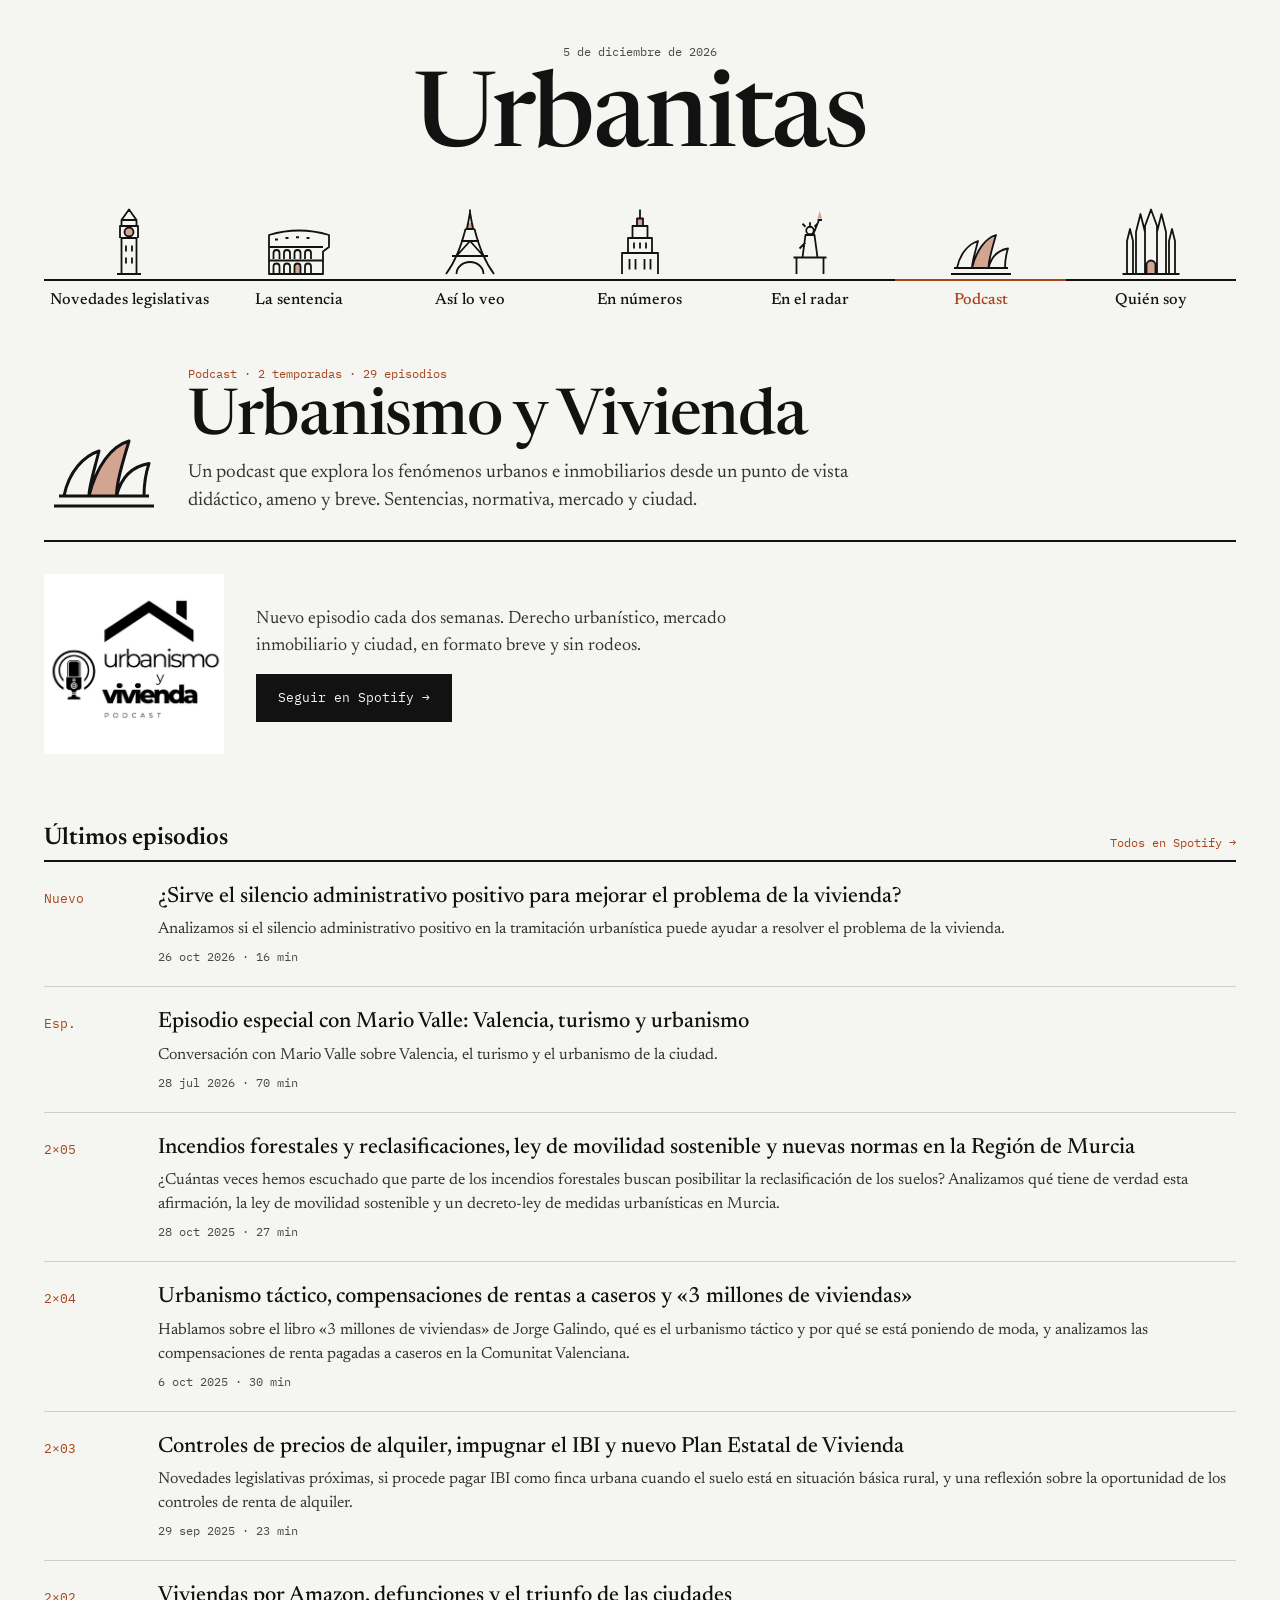
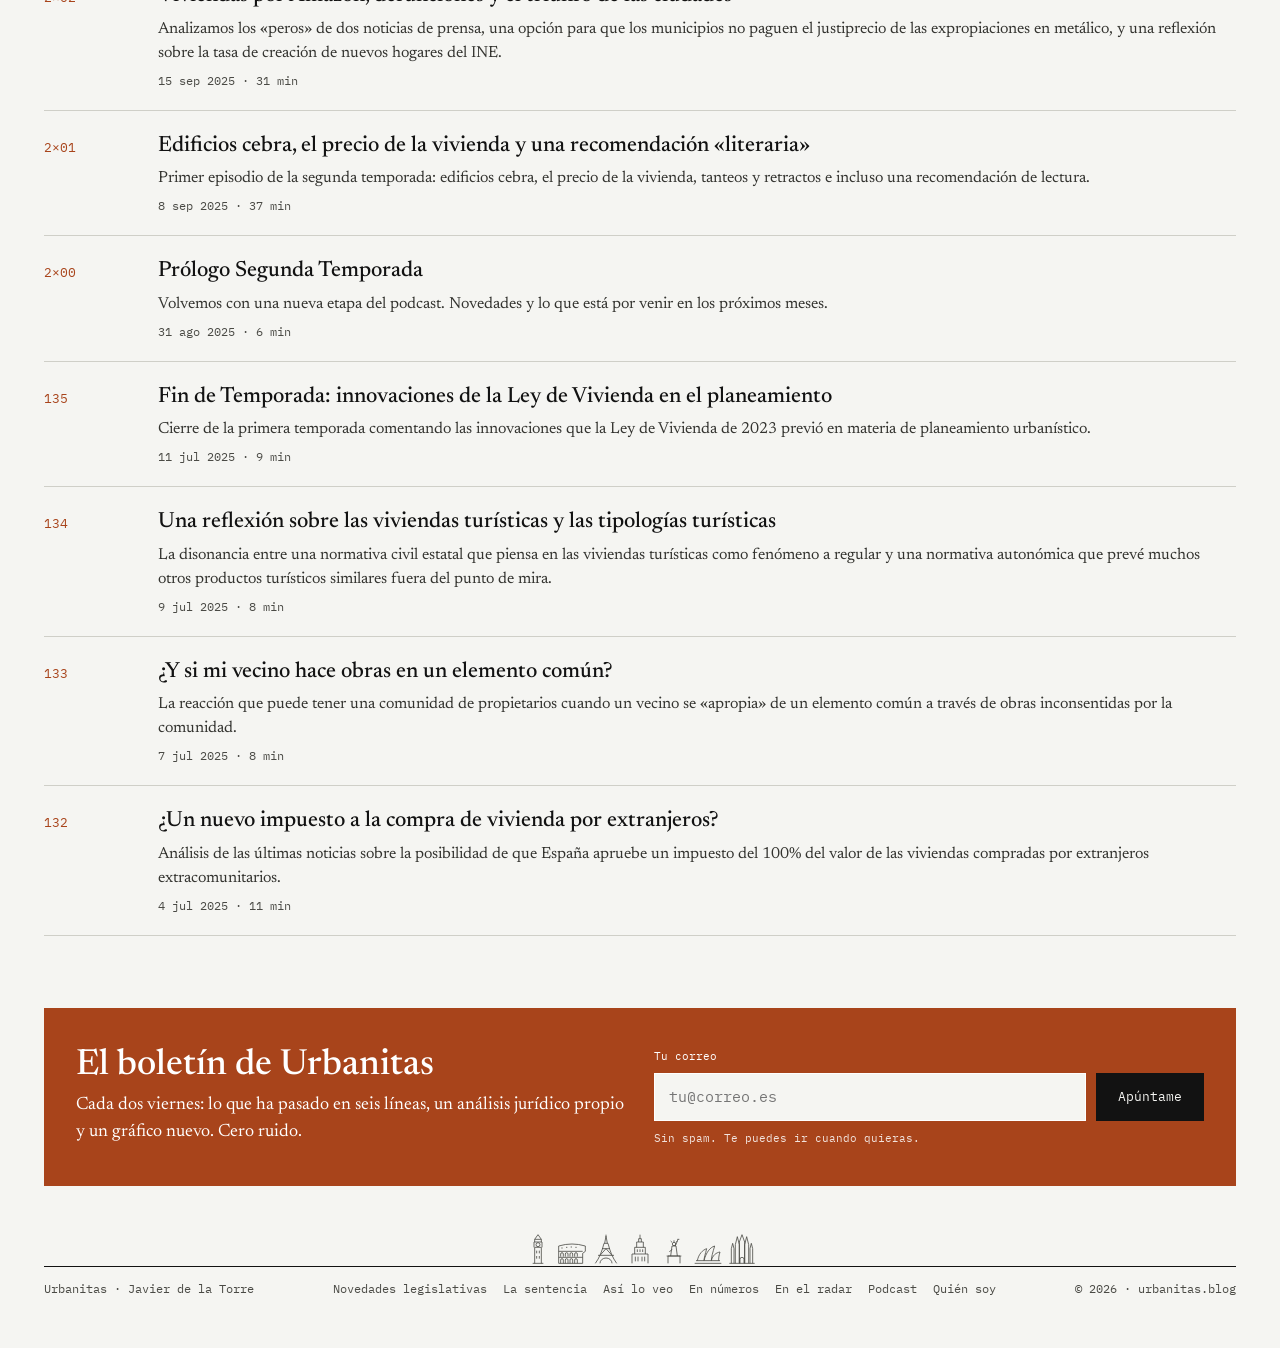
<file: podcast.html>
<!doctype html>
<html lang="es">
<head>
<meta charset="utf-8">
<meta name="viewport" content="width=device-width, initial-scale=1">
<title>Podcast · Urbanitas</title>
<meta name="description" content="Urbanismo y Vivienda, el podcast de Javier de la Torre sobre derecho urbanístico, mercado inmobiliario y ciudad.">
<link rel="preconnect" href="https://fonts.googleapis.com">
<link rel="preconnect" href="https://fonts.gstatic.com" crossorigin>
<link href="https://fonts.googleapis.com/css2?family=Newsreader:ital,opsz,wght@0,6..72,400;0,6..72,500;0,6..72,600;1,6..72,400&family=IBM+Plex+Mono:wght@400;500&display=swap" rel="stylesheet">
<link rel="stylesheet" href="assets/urbanitas.css">
<link rel="icon" href="data:image/svg+xml,%3Csvg xmlns='http://www.w3.org/2000/svg' viewBox='0 0 32 32'%3E%3Crect width='32' height='32' fill='%23121212'/%3E%3Ctext x='16' y='23' font-family='Georgia,serif' font-size='20' fill='%23F5F5F2' text-anchor='middle'%3EU%3C/text%3E%3C/svg%3E">
</head>
<body>

<header class="cabecera contenedor">
  <div class="cabecera-meta"><span id="fecha-hoy"></span></div>
  <a href="index.html" class="logo">Urbanitas</a>
  <nav class="skyline" aria-label="Secciones">
      <a href="legislativa.html">
        <span class="suelo"><svg class="icono" viewBox="0 0 48 48" aria-hidden="true"><use href="assets/iconos.svg#i-bigben"></use></svg></span>
        <span class="nombre">Novedades legislativas</span>
      </a>
      <a href="sentencia.html">
        <span class="suelo"><svg class="icono" viewBox="0 0 48 48" aria-hidden="true"><use href="assets/iconos.svg#i-coliseo"></use></svg></span>
        <span class="nombre">La sentencia</span>
      </a>
      <a href="opinion.html">
        <span class="suelo"><svg class="icono" viewBox="0 0 48 48" aria-hidden="true"><use href="assets/iconos.svg#i-eiffel"></use></svg></span>
        <span class="nombre">Así lo veo</span>
      </a>
      <a href="numeros.html">
        <span class="suelo"><svg class="icono" viewBox="0 0 48 48" aria-hidden="true"><use href="assets/iconos.svg#i-empire"></use></svg></span>
        <span class="nombre">En números</span>
      </a>
      <a href="radar.html">
        <span class="suelo"><svg class="icono" viewBox="0 0 48 48" aria-hidden="true"><use href="assets/iconos.svg#i-libertad"></use></svg></span>
        <span class="nombre">En el radar</span>
      </a>
      <a href="podcast.html" aria-current="page">
        <span class="suelo"><svg class="icono" viewBox="0 0 48 48" aria-hidden="true"><use href="assets/iconos.svg#i-opera"></use></svg></span>
        <span class="nombre">Podcast</span>
      </a>
      <a href="quien.html">
        <span class="suelo"><svg class="icono" viewBox="0 0 48 48" aria-hidden="true"><use href="assets/iconos.svg#i-sagrada"></use></svg></span>
        <span class="nombre">Quién soy</span>
      </a>
  </nav>
</header>

<main class="contenedor">
<div class="cabeza-pagina">
  <svg class="icono" viewBox="0 0 48 48" aria-hidden="true"><use href="assets/iconos.svg#i-opera"></use></svg>
  <div>
    <div class="eyebrow">Podcast · 2 temporadas · 29 episodios</div>
    <h1>Urbanismo y Vivienda</h1>
    <p>Un podcast que explora los fenómenos urbanos e inmobiliarios desde un punto de vista didáctico, ameno y breve. Sentencias, normativa, mercado y ciudad.</p>
  </div>
</div>

<div style="display: flex; flex-wrap: wrap; gap: 32px; align-items: center; margin-top: 32px">
  <img src="podcast-cover.jpg" alt="Portada del podcast Urbanismo y Vivienda" width="180" height="180" style="width: 180px; height: 180px; object-fit: cover">
  <div>
    <p style="margin: 0 0 14px; font-size: 18px; line-height: 1.5; color: var(--texto); max-width: 520px">Nuevo episodio cada dos semanas. Derecho urbanístico, mercado inmobiliario y ciudad, en formato breve y sin rodeos.</p>
    <a href="https://open.spotify.com/show/69TKzW8NOPscZoflZmAkrW" target="_blank" rel="noopener" class="boton">Seguir en Spotify →</a>
  </div>
</div>

<section class="bloque" aria-labelledby="episodios-tit">
  <div class="cabeza-bloque">
    <h2 id="episodios-tit">Últimos episodios</h2>
    <a href="https://open.spotify.com/show/69TKzW8NOPscZoflZmAkrW" target="_blank" rel="noopener" class="mas">Todos en Spotify →</a>
  </div>
  <div class="episodios">
  <a href="https://open.spotify.com/episode/01g6iBTJMUlz0GUgnX8MWM" target="_blank" rel="noopener">
    <span class="num">Nuevo</span>
    <span>
      <span class="tit">¿Sirve el silencio administrativo positivo para mejorar el problema de la vivienda?</span>
      <span class="res">Analizamos si el silencio administrativo positivo en la tramitación urbanística puede ayudar a resolver el problema de la vivienda.</span>
      <span class="fecha">26 oct 2026 · 16 min</span>
    </span>
  </a>
  <a href="https://open.spotify.com/episode/1YVAwDjVUkBwbRvtnfqcWD" target="_blank" rel="noopener">
    <span class="num">Esp.</span>
    <span>
      <span class="tit">Episodio especial con Mario Valle: Valencia, turismo y urbanismo</span>
      <span class="res">Conversación con Mario Valle sobre Valencia, el turismo y el urbanismo de la ciudad.</span>
      <span class="fecha">28 jul 2026 · 70 min</span>
    </span>
  </a>
  <a href="https://open.spotify.com/episode/4lDI3c9k2tBGI0DYPY0yq9" target="_blank" rel="noopener">
    <span class="num">2×05</span>
    <span>
      <span class="tit">Incendios forestales y reclasificaciones, ley de movilidad sostenible y nuevas normas en la Región de Murcia</span>
      <span class="res">¿Cuántas veces hemos escuchado que parte de los incendios forestales buscan posibilitar la reclasificación de los suelos? Analizamos qué tiene de verdad esta afirmación, la ley de movilidad sostenible y un decreto-ley de medidas urbanísticas en Murcia.</span>
      <span class="fecha">28 oct 2025 · 27 min</span>
    </span>
  </a>
  <a href="https://open.spotify.com/episode/1aSUim1MXfSaB349hcuKLo" target="_blank" rel="noopener">
    <span class="num">2×04</span>
    <span>
      <span class="tit">Urbanismo táctico, compensaciones de rentas a caseros y «3 millones de viviendas»</span>
      <span class="res">Hablamos sobre el libro «3 millones de viviendas» de Jorge Galindo, qué es el urbanismo táctico y por qué se está poniendo de moda, y analizamos las compensaciones de renta pagadas a caseros en la Comunitat Valenciana.</span>
      <span class="fecha">6 oct 2025 · 30 min</span>
    </span>
  </a>
  <a href="https://open.spotify.com/episode/6KIZT8sohNJkLXnhQQqX5B" target="_blank" rel="noopener">
    <span class="num">2×03</span>
    <span>
      <span class="tit">Controles de precios de alquiler, impugnar el IBI y nuevo Plan Estatal de Vivienda</span>
      <span class="res">Novedades legislativas próximas, si procede pagar IBI como finca urbana cuando el suelo está en situación básica rural, y una reflexión sobre la oportunidad de los controles de renta de alquiler.</span>
      <span class="fecha">29 sep 2025 · 23 min</span>
    </span>
  </a>
  <a href="https://open.spotify.com/episode/0OfkvCQn40nM821yLCyMoF" target="_blank" rel="noopener">
    <span class="num">2×02</span>
    <span>
      <span class="tit">Viviendas por Amazon, defunciones y el triunfo de las ciudades</span>
      <span class="res">Analizamos los «peros» de dos noticias de prensa, una opción para que los municipios no paguen el justiprecio de las expropiaciones en metálico, y una reflexión sobre la tasa de creación de nuevos hogares del INE.</span>
      <span class="fecha">15 sep 2025 · 31 min</span>
    </span>
  </a>
  <a href="https://open.spotify.com/episode/4p80GeSgwABaxPKVMLzY6S" target="_blank" rel="noopener">
    <span class="num">2×01</span>
    <span>
      <span class="tit">Edificios cebra, el precio de la vivienda y una recomendación «literaria»</span>
      <span class="res">Primer episodio de la segunda temporada: edificios cebra, el precio de la vivienda, tanteos y retractos e incluso una recomendación de lectura.</span>
      <span class="fecha">8 sep 2025 · 37 min</span>
    </span>
  </a>
  <a href="https://open.spotify.com/episode/69ffzKn1XcMdp0SMezVTcE" target="_blank" rel="noopener">
    <span class="num">2×00</span>
    <span>
      <span class="tit">Prólogo Segunda Temporada</span>
      <span class="res">Volvemos con una nueva etapa del podcast. Novedades y lo que está por venir en los próximos meses.</span>
      <span class="fecha">31 ago 2025 · 6 min</span>
    </span>
  </a>
  <a href="https://open.spotify.com/episode/369ql2nJV8gnqW5cravwW1" target="_blank" rel="noopener">
    <span class="num">135</span>
    <span>
      <span class="tit">Fin de Temporada: innovaciones de la Ley de Vivienda en el planeamiento</span>
      <span class="res">Cierre de la primera temporada comentando las innovaciones que la Ley de Vivienda de 2023 previó en materia de planeamiento urbanístico.</span>
      <span class="fecha">11 jul 2025 · 9 min</span>
    </span>
  </a>
  <a href="https://open.spotify.com/episode/7s5yX3mc0ubD4jROzpoV4W" target="_blank" rel="noopener">
    <span class="num">134</span>
    <span>
      <span class="tit">Una reflexión sobre las viviendas turísticas y las tipologías turísticas</span>
      <span class="res">La disonancia entre una normativa civil estatal que piensa en las viviendas turísticas como fenómeno a regular y una normativa autonómica que prevé muchos otros productos turísticos similares fuera del punto de mira.</span>
      <span class="fecha">9 jul 2025 · 8 min</span>
    </span>
  </a>
  <a href="https://open.spotify.com/episode/0G3WcfZxhKCATnumaZbWBr" target="_blank" rel="noopener">
    <span class="num">133</span>
    <span>
      <span class="tit">¿Y si mi vecino hace obras en un elemento común?</span>
      <span class="res">La reacción que puede tener una comunidad de propietarios cuando un vecino se «apropia» de un elemento común a través de obras inconsentidas por la comunidad.</span>
      <span class="fecha">7 jul 2025 · 8 min</span>
    </span>
  </a>
  <a href="https://open.spotify.com/episode/5z5oGNd8qSVhEb7VVGCtqL" target="_blank" rel="noopener">
    <span class="num">132</span>
    <span>
      <span class="tit">¿Un nuevo impuesto a la compra de vivienda por extranjeros?</span>
      <span class="res">Análisis de las últimas noticias sobre la posibilidad de que España apruebe un impuesto del 100% del valor de las viviendas compradas por extranjeros extracomunitarios.</span>
      <span class="fecha">4 jul 2025 · 11 min</span>
    </span>
  </a>
  </div>
</section>

<section class="boletin" id="boletin" aria-labelledby="boletin-tit">
  <div class="texto">
    <h2 id="boletin-tit">El boletín de Urbanitas</h2>
    <p>Cada dos viernes: lo que ha pasado en seis líneas, un análisis jurídico propio y un gráfico nuevo. Cero ruido.</p>
  </div>
  <form onsubmit="return false">
    <label for="correo-boletin">Tu correo</label>
    <input id="correo-boletin" type="email" placeholder="tu@correo.es" autocomplete="email" required>
    <button type="submit" class="boton">Apúntame</button>
    <span class="letra-pequena">Sin spam. Te puedes ir cuando quieras.</span>
  </form>
</section>
</main>

<footer class="pie contenedor">
  <div class="perfil" aria-hidden="true"><svg class="icono" viewBox="0 0 48 48" aria-hidden="true"><use href="assets/iconos.svg#i-bigben"></use></svg><svg class="icono" viewBox="0 0 48 48" aria-hidden="true"><use href="assets/iconos.svg#i-coliseo"></use></svg><svg class="icono" viewBox="0 0 48 48" aria-hidden="true"><use href="assets/iconos.svg#i-eiffel"></use></svg><svg class="icono" viewBox="0 0 48 48" aria-hidden="true"><use href="assets/iconos.svg#i-empire"></use></svg><svg class="icono" viewBox="0 0 48 48" aria-hidden="true"><use href="assets/iconos.svg#i-libertad"></use></svg><svg class="icono" viewBox="0 0 48 48" aria-hidden="true"><use href="assets/iconos.svg#i-opera"></use></svg><svg class="icono" viewBox="0 0 48 48" aria-hidden="true"><use href="assets/iconos.svg#i-sagrada"></use></svg></div>
  <div class="fila">
    <span>Urbanitas · Javier de la Torre</span>
    <nav aria-label="Pie"><a href="legislativa.html">Novedades legislativas</a> <a href="sentencia.html">La sentencia</a> <a href="opinion.html">Así lo veo</a> <a href="numeros.html">En números</a> <a href="radar.html">En el radar</a> <a href="podcast.html">Podcast</a> <a href="quien.html">Quién soy</a></nav>
    <span>© 2026 · urbanitas.blog</span>
  </div>
</footer>

<script src="assets/site.js"></script>
</body>
</html>
</file>
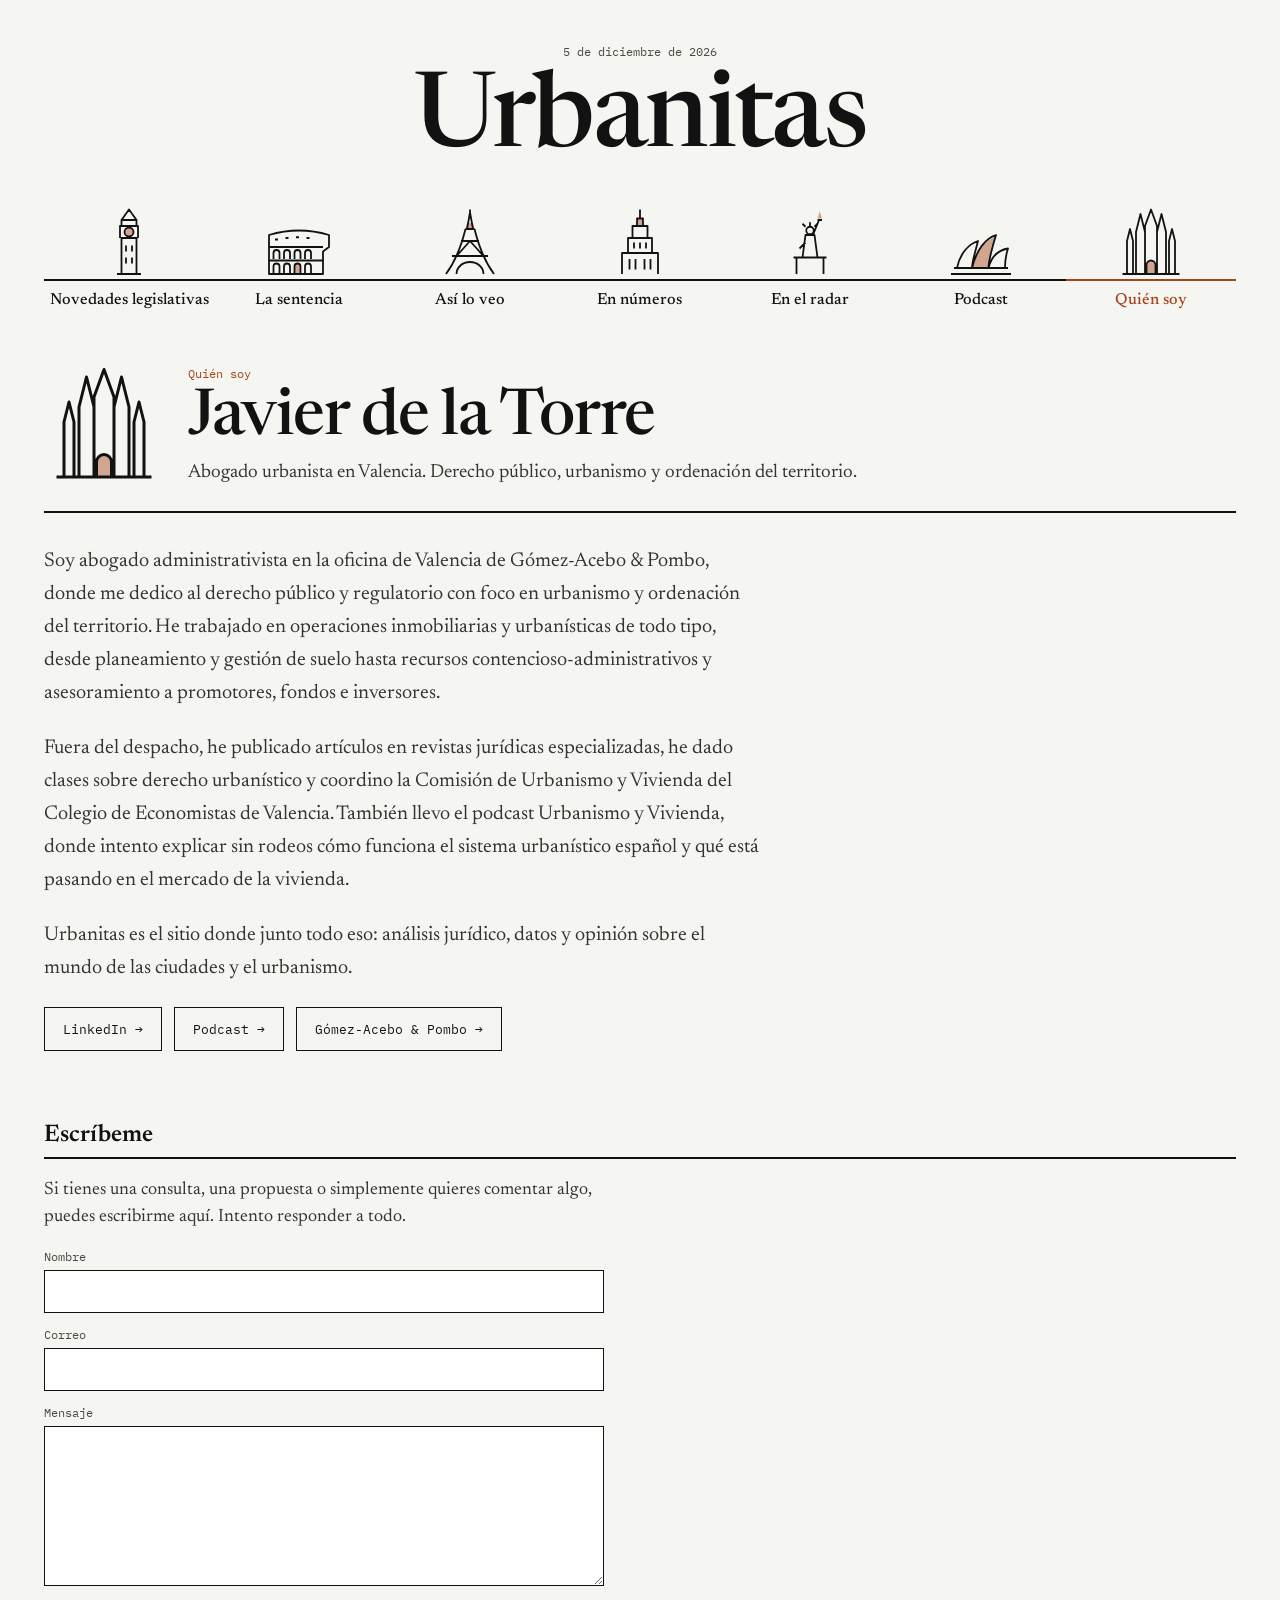
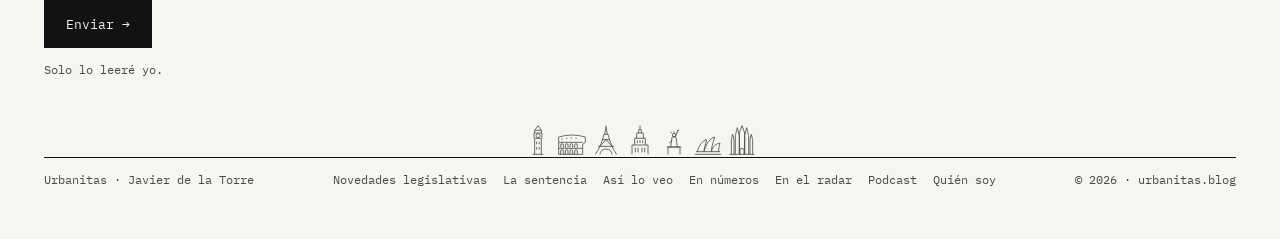
<file: quien.html>
<!doctype html>
<html lang="es">
<head>
<meta charset="utf-8">
<meta name="viewport" content="width=device-width, initial-scale=1">
<title>Quién soy · Urbanitas</title>
<meta name="description" content="Javier de la Torre, abogado urbanista en Valencia. Derecho público, urbanismo y ordenación del territorio.">
<link rel="preconnect" href="https://fonts.googleapis.com">
<link rel="preconnect" href="https://fonts.gstatic.com" crossorigin>
<link href="https://fonts.googleapis.com/css2?family=Newsreader:ital,opsz,wght@0,6..72,400;0,6..72,500;0,6..72,600;1,6..72,400&family=IBM+Plex+Mono:wght@400;500&display=swap" rel="stylesheet">
<link rel="stylesheet" href="assets/urbanitas.css">
<link rel="icon" href="data:image/svg+xml,%3Csvg xmlns='http://www.w3.org/2000/svg' viewBox='0 0 32 32'%3E%3Crect width='32' height='32' fill='%23121212'/%3E%3Ctext x='16' y='23' font-family='Georgia,serif' font-size='20' fill='%23F5F5F2' text-anchor='middle'%3EU%3C/text%3E%3C/svg%3E">
</head>
<body>

<header class="cabecera contenedor">
  <div class="cabecera-meta"><span id="fecha-hoy"></span></div>
  <a href="index.html" class="logo">Urbanitas</a>
  <nav class="skyline" aria-label="Secciones">
      <a href="legislativa.html">
        <span class="suelo"><svg class="icono" viewBox="0 0 48 48" aria-hidden="true"><use href="assets/iconos.svg#i-bigben"></use></svg></span>
        <span class="nombre">Novedades legislativas</span>
      </a>
      <a href="sentencia.html">
        <span class="suelo"><svg class="icono" viewBox="0 0 48 48" aria-hidden="true"><use href="assets/iconos.svg#i-coliseo"></use></svg></span>
        <span class="nombre">La sentencia</span>
      </a>
      <a href="opinion.html">
        <span class="suelo"><svg class="icono" viewBox="0 0 48 48" aria-hidden="true"><use href="assets/iconos.svg#i-eiffel"></use></svg></span>
        <span class="nombre">Así lo veo</span>
      </a>
      <a href="numeros.html">
        <span class="suelo"><svg class="icono" viewBox="0 0 48 48" aria-hidden="true"><use href="assets/iconos.svg#i-empire"></use></svg></span>
        <span class="nombre">En números</span>
      </a>
      <a href="radar.html">
        <span class="suelo"><svg class="icono" viewBox="0 0 48 48" aria-hidden="true"><use href="assets/iconos.svg#i-libertad"></use></svg></span>
        <span class="nombre">En el radar</span>
      </a>
      <a href="podcast.html">
        <span class="suelo"><svg class="icono" viewBox="0 0 48 48" aria-hidden="true"><use href="assets/iconos.svg#i-opera"></use></svg></span>
        <span class="nombre">Podcast</span>
      </a>
      <a href="quien.html" aria-current="page">
        <span class="suelo"><svg class="icono" viewBox="0 0 48 48" aria-hidden="true"><use href="assets/iconos.svg#i-sagrada"></use></svg></span>
        <span class="nombre">Quién soy</span>
      </a>
  </nav>
</header>

<main class="contenedor">
<div class="cabeza-pagina">
  <svg class="icono" viewBox="0 0 48 48" aria-hidden="true"><use href="assets/iconos.svg#i-sagrada"></use></svg>
  <div>
    <div class="eyebrow">Quién soy</div>
    <h1>Javier de la Torre</h1>
    <p>Abogado urbanista en Valencia. Derecho público, urbanismo y ordenación del territorio.</p>
  </div>
</div>

<div class="prosa" style="margin-top: 32px">
  <p>Soy abogado administrativista en la oficina de Valencia de Gómez-Acebo &amp; Pombo, donde me dedico al derecho público y regulatorio con foco en urbanismo y ordenación del territorio. He trabajado en operaciones inmobiliarias y urbanísticas de todo tipo, desde planeamiento y gestión de suelo hasta recursos contencioso-administrativos y asesoramiento a promotores, fondos e inversores.</p>
  <p>Fuera del despacho, he publicado artículos en revistas jurídicas especializadas, he dado clases sobre derecho urbanístico y coordino la Comisión de Urbanismo y Vivienda del Colegio de Economistas de Valencia. También llevo el podcast Urbanismo y Vivienda, donde intento explicar sin rodeos cómo funciona el sistema urbanístico español y qué está pasando en el mercado de la vivienda.</p>
  <p>Urbanitas es el sitio donde junto todo eso: análisis jurídico, datos y opinión sobre el mundo de las ciudades y el urbanismo.</p>
</div>
<div class="enlaces-fila">
  <a href="https://www.linkedin.com/in/javier-de-la-torre-vera-0178101b7/" target="_blank" rel="noopener">LinkedIn →</a>
  <a href="podcast.html">Podcast →</a>
  <a href="https://ga-p.com/abogados/javier-de-la-torre" target="_blank" rel="noopener">Gómez-Acebo &amp; Pombo →</a>
</div>

<section class="bloque" aria-labelledby="contacto-tit">
  <div class="cabeza-bloque"><h2 id="contacto-tit">Escríbeme</h2></div>
  <p style="max-width: 600px; font-size: 18px; line-height: 1.5; color: var(--texto)">Si tienes una consulta, una propuesta o simplemente quieres comentar algo, puedes escribirme aquí. Intento responder a todo.</p>
  <form id="contacto" class="formulario">
    <label>Nombre<input name="nombre" type="text" autocomplete="name" required></label>
    <label>Correo<input name="correo" type="email" autocomplete="email" required></label>
    <label>Mensaje<textarea name="mensaje" required></textarea></label>
    <div><button type="submit" class="boton">Enviar →</button></div>
    <span class="fecha">Solo lo leeré yo.</span>
  </form>
  <p id="contacto-ok" hidden style="font-size: 18px">Mensaje preparado en tu correo. Te respondo en cuanto pueda.</p>
</section>
</main>

<footer class="pie contenedor">
  <div class="perfil" aria-hidden="true"><svg class="icono" viewBox="0 0 48 48" aria-hidden="true"><use href="assets/iconos.svg#i-bigben"></use></svg><svg class="icono" viewBox="0 0 48 48" aria-hidden="true"><use href="assets/iconos.svg#i-coliseo"></use></svg><svg class="icono" viewBox="0 0 48 48" aria-hidden="true"><use href="assets/iconos.svg#i-eiffel"></use></svg><svg class="icono" viewBox="0 0 48 48" aria-hidden="true"><use href="assets/iconos.svg#i-empire"></use></svg><svg class="icono" viewBox="0 0 48 48" aria-hidden="true"><use href="assets/iconos.svg#i-libertad"></use></svg><svg class="icono" viewBox="0 0 48 48" aria-hidden="true"><use href="assets/iconos.svg#i-opera"></use></svg><svg class="icono" viewBox="0 0 48 48" aria-hidden="true"><use href="assets/iconos.svg#i-sagrada"></use></svg></div>
  <div class="fila">
    <span>Urbanitas · Javier de la Torre</span>
    <nav aria-label="Pie"><a href="legislativa.html">Novedades legislativas</a> <a href="sentencia.html">La sentencia</a> <a href="opinion.html">Así lo veo</a> <a href="numeros.html">En números</a> <a href="radar.html">En el radar</a> <a href="podcast.html">Podcast</a> <a href="quien.html">Quién soy</a></nav>
    <span>© 2026 · urbanitas.blog</span>
  </div>
</footer>

<script src="assets/site.js"></script>
</body>
</html>
</file>
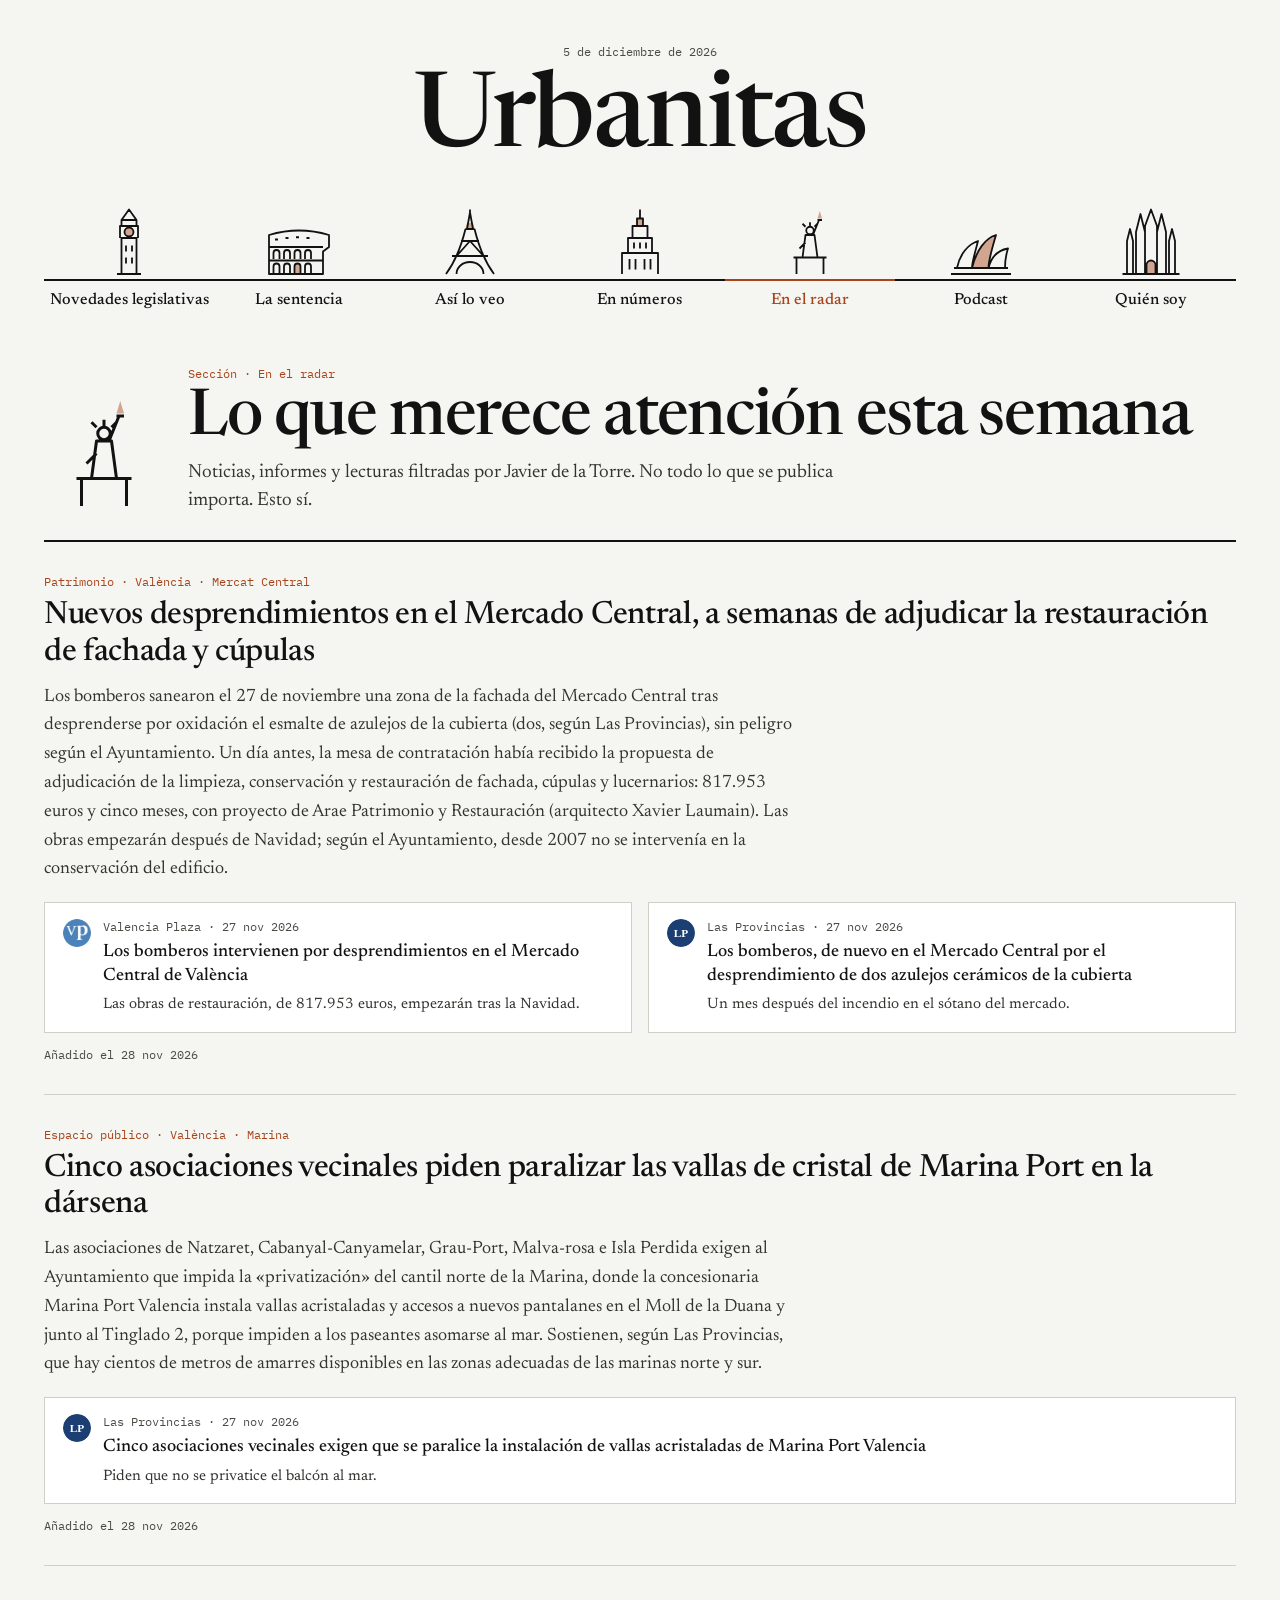
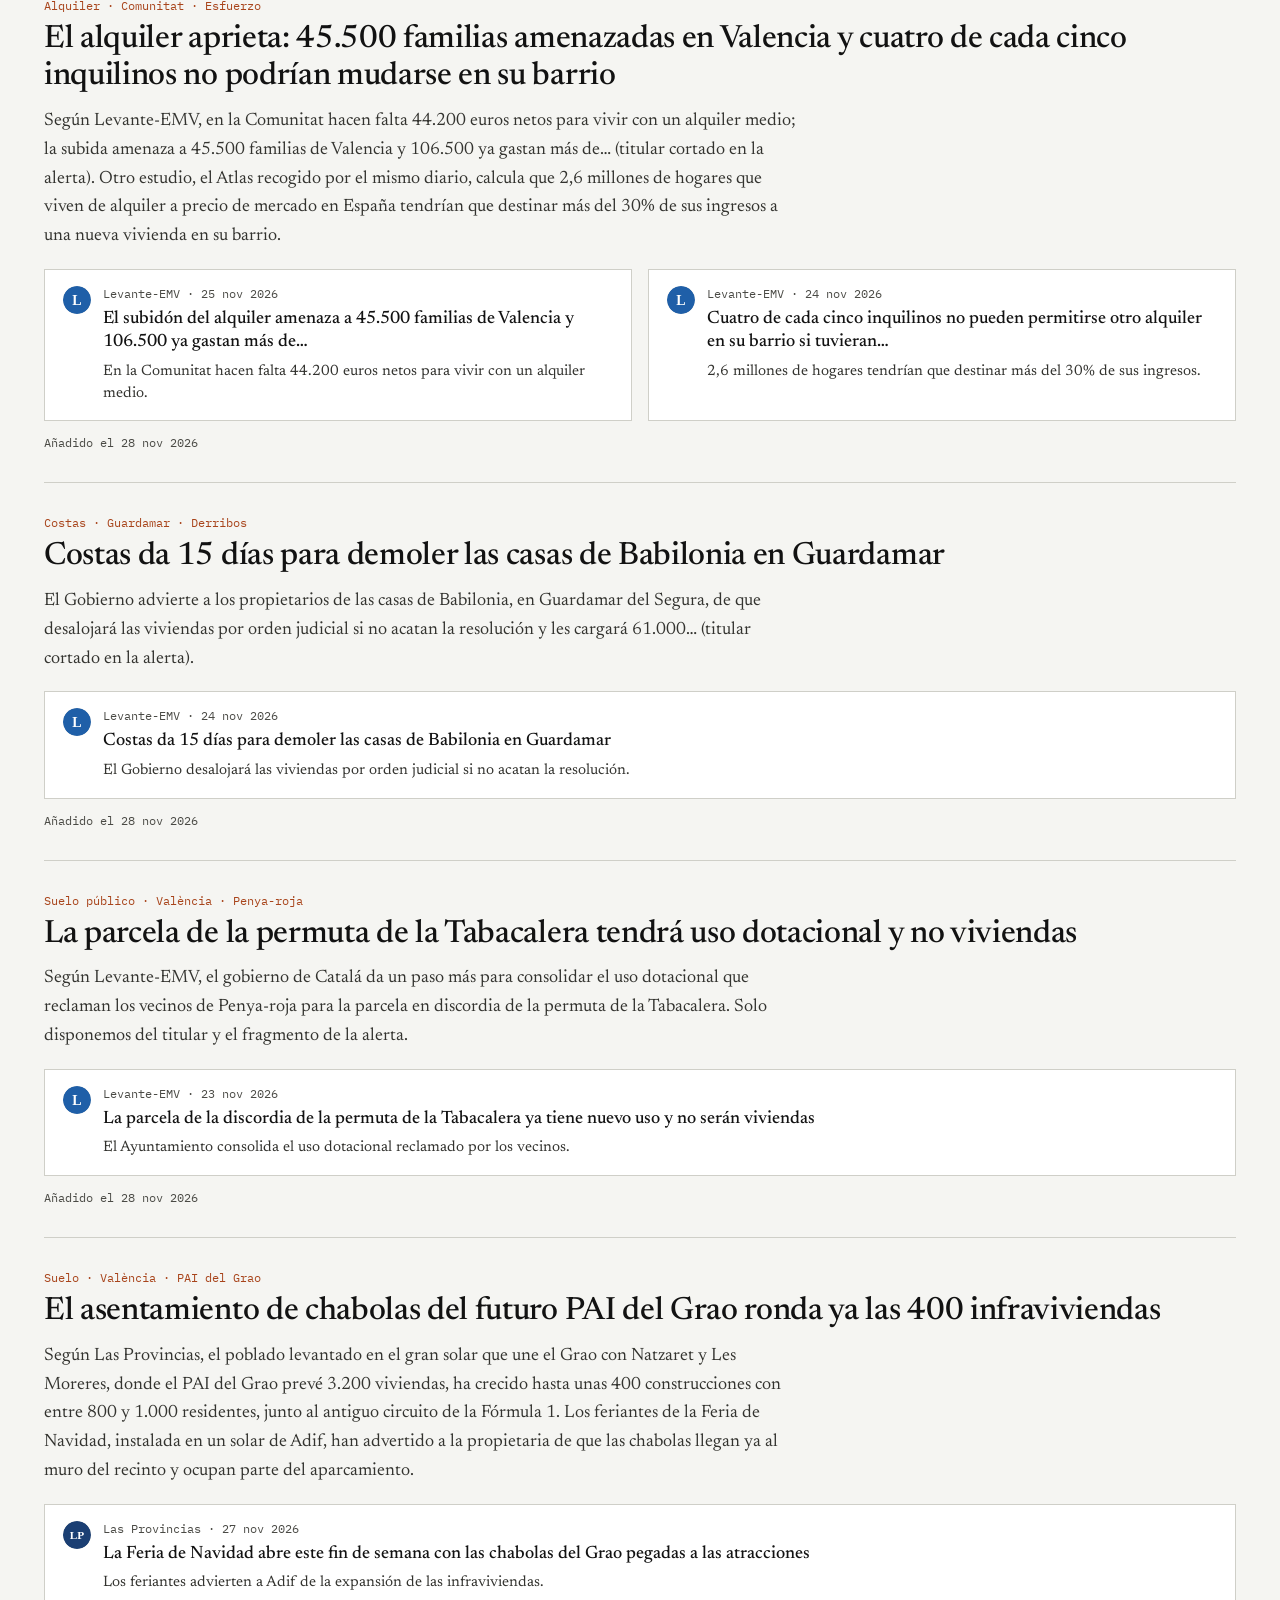
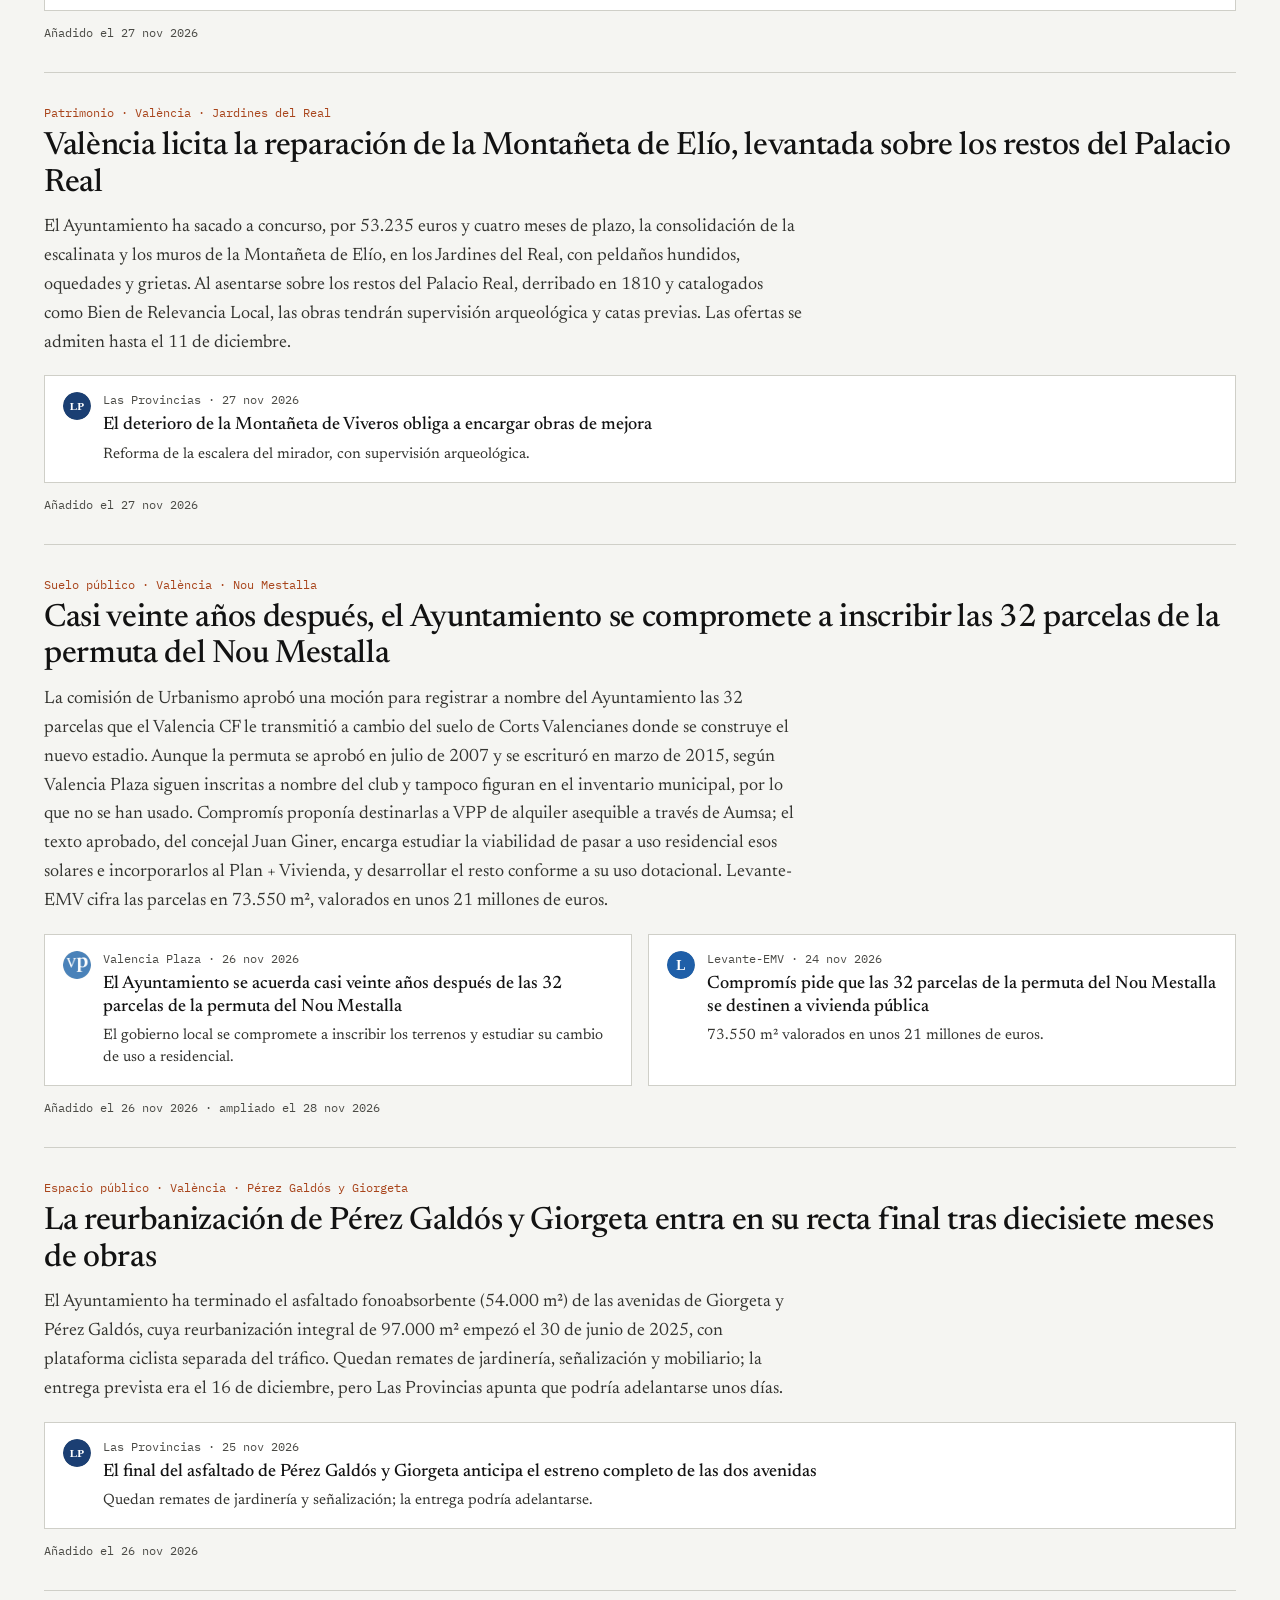
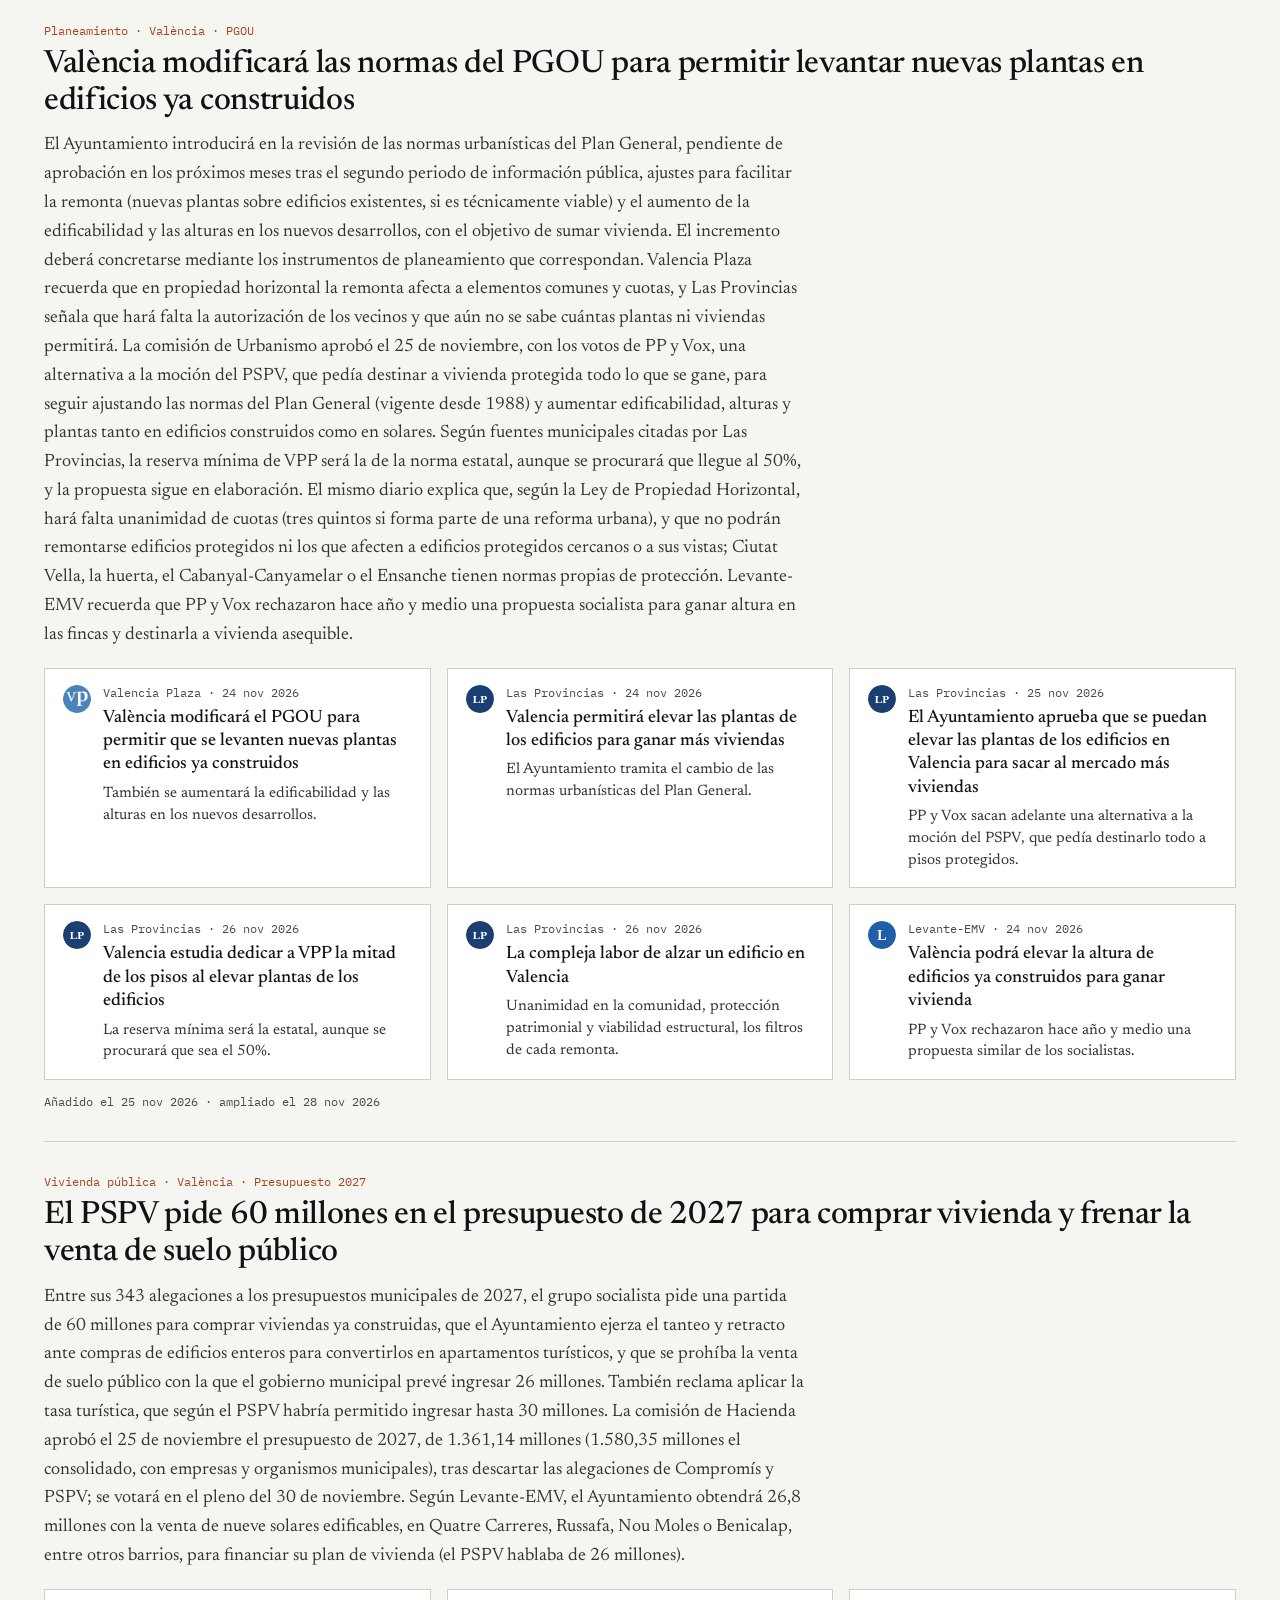
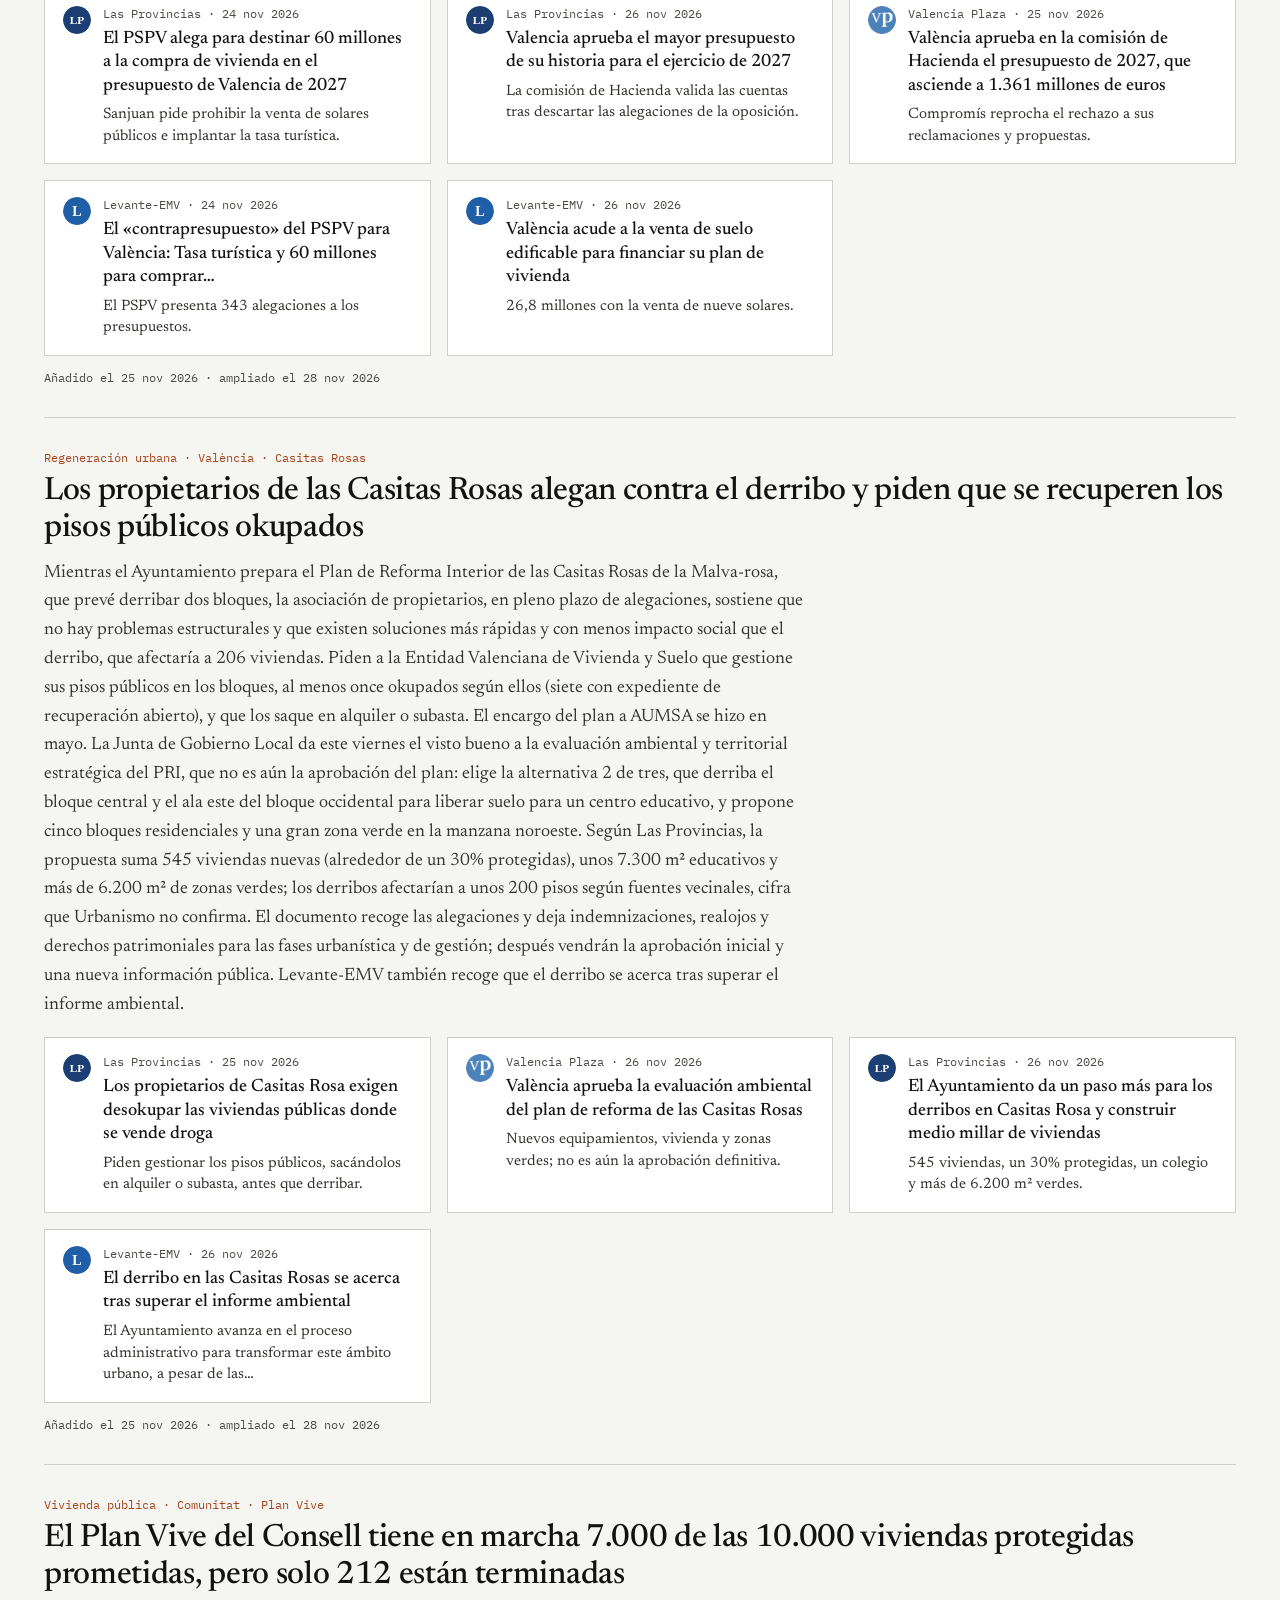
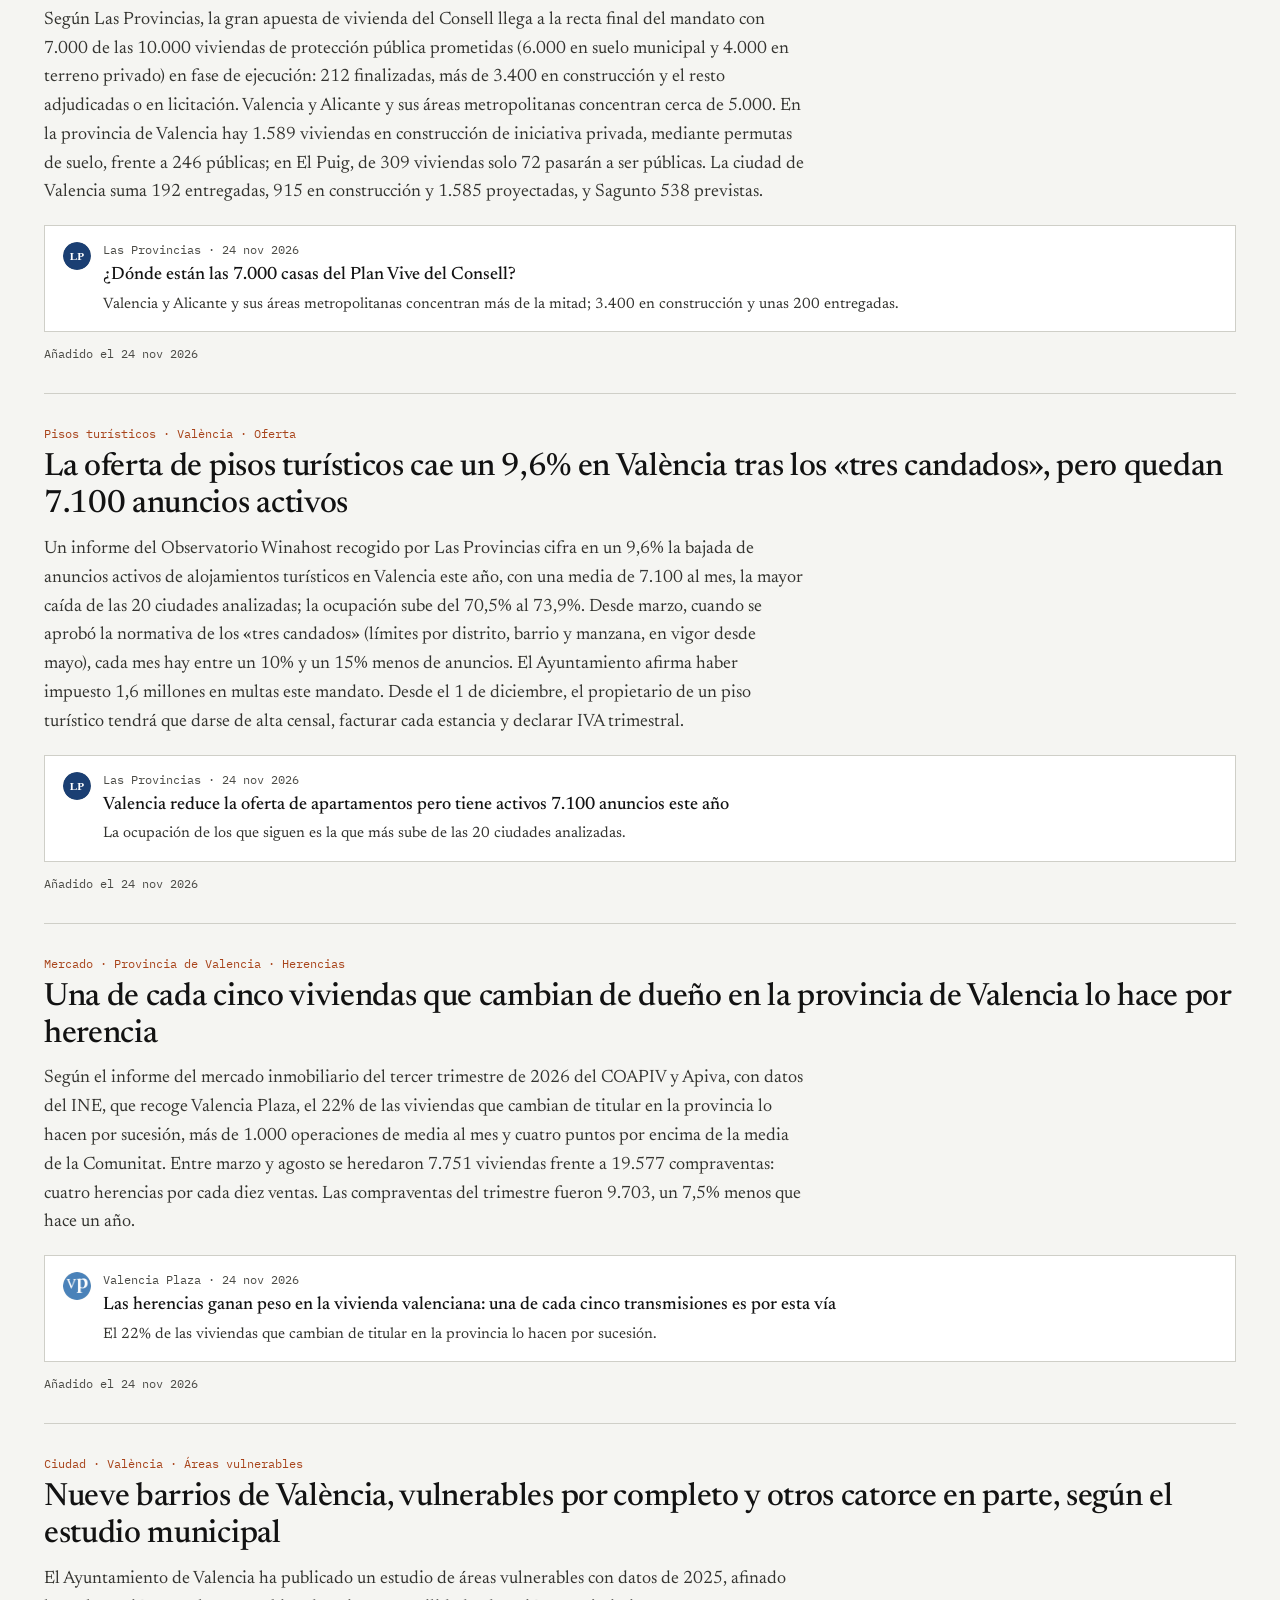
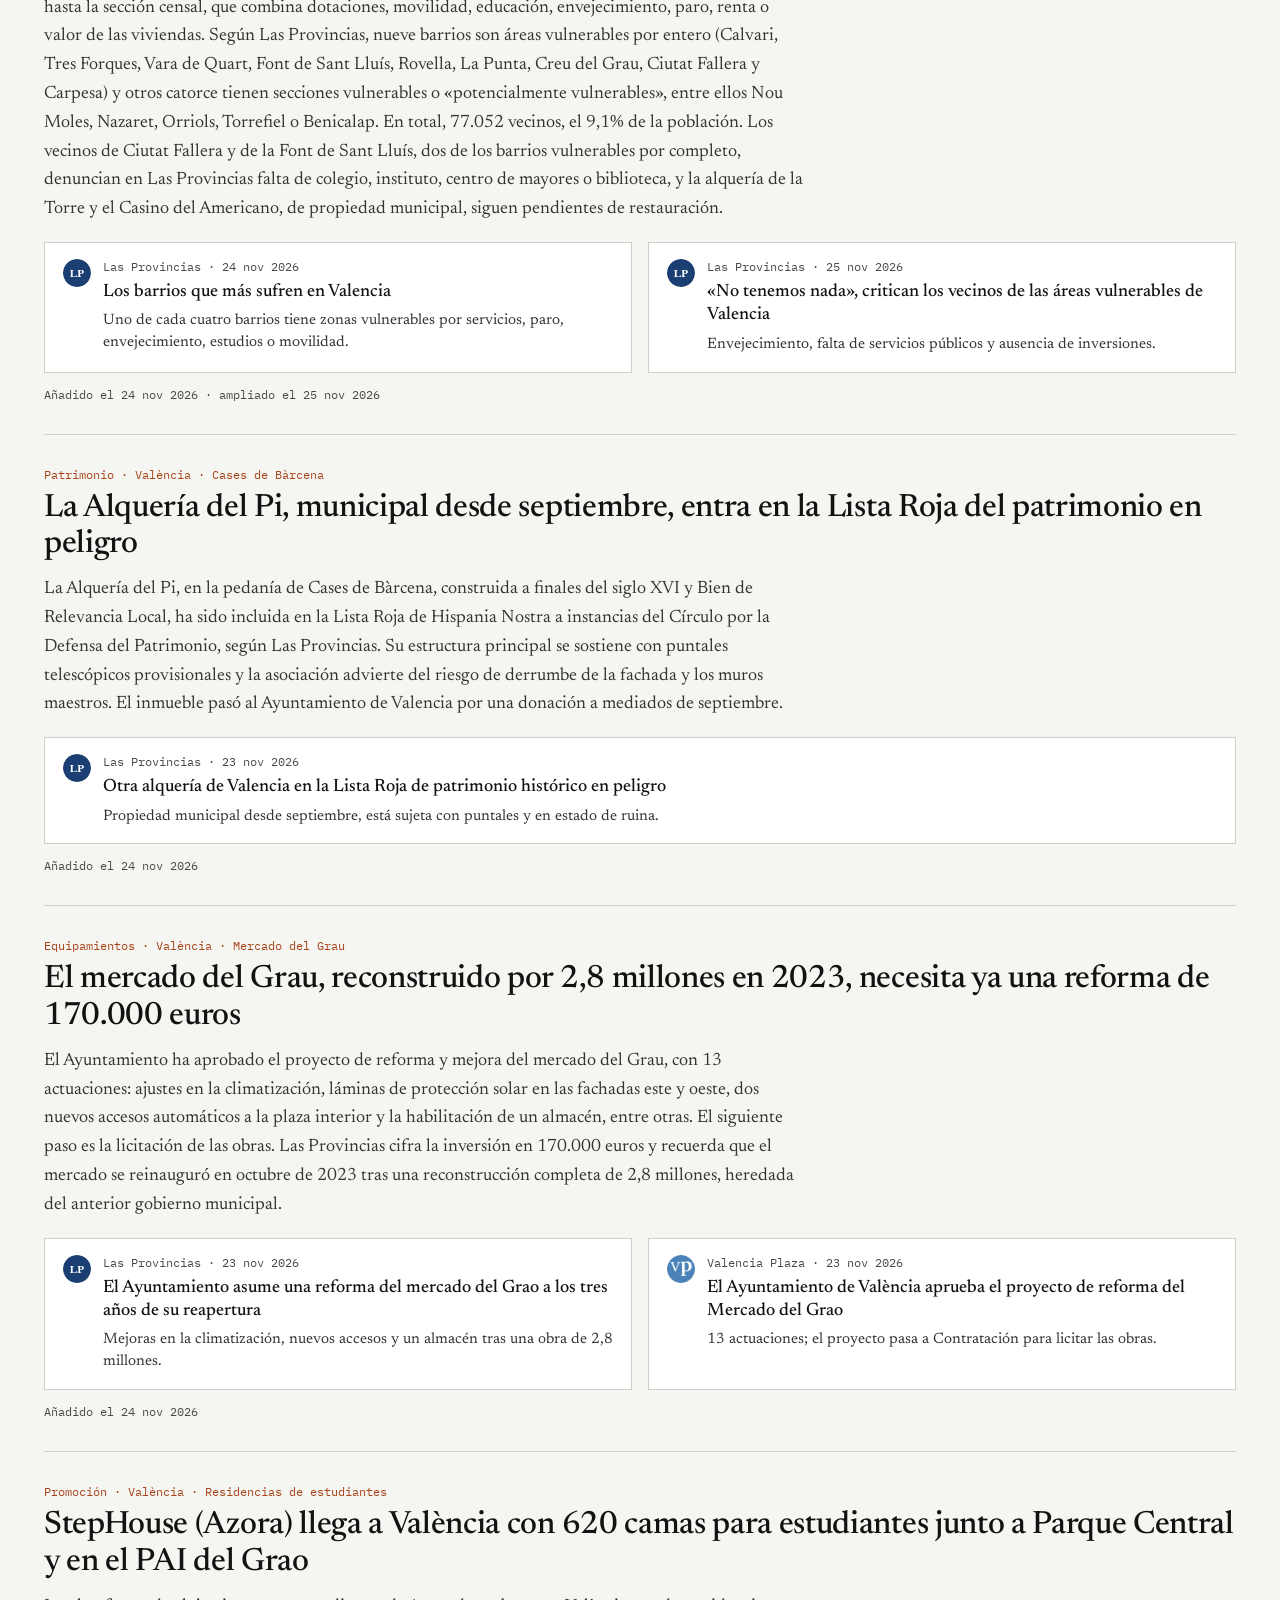
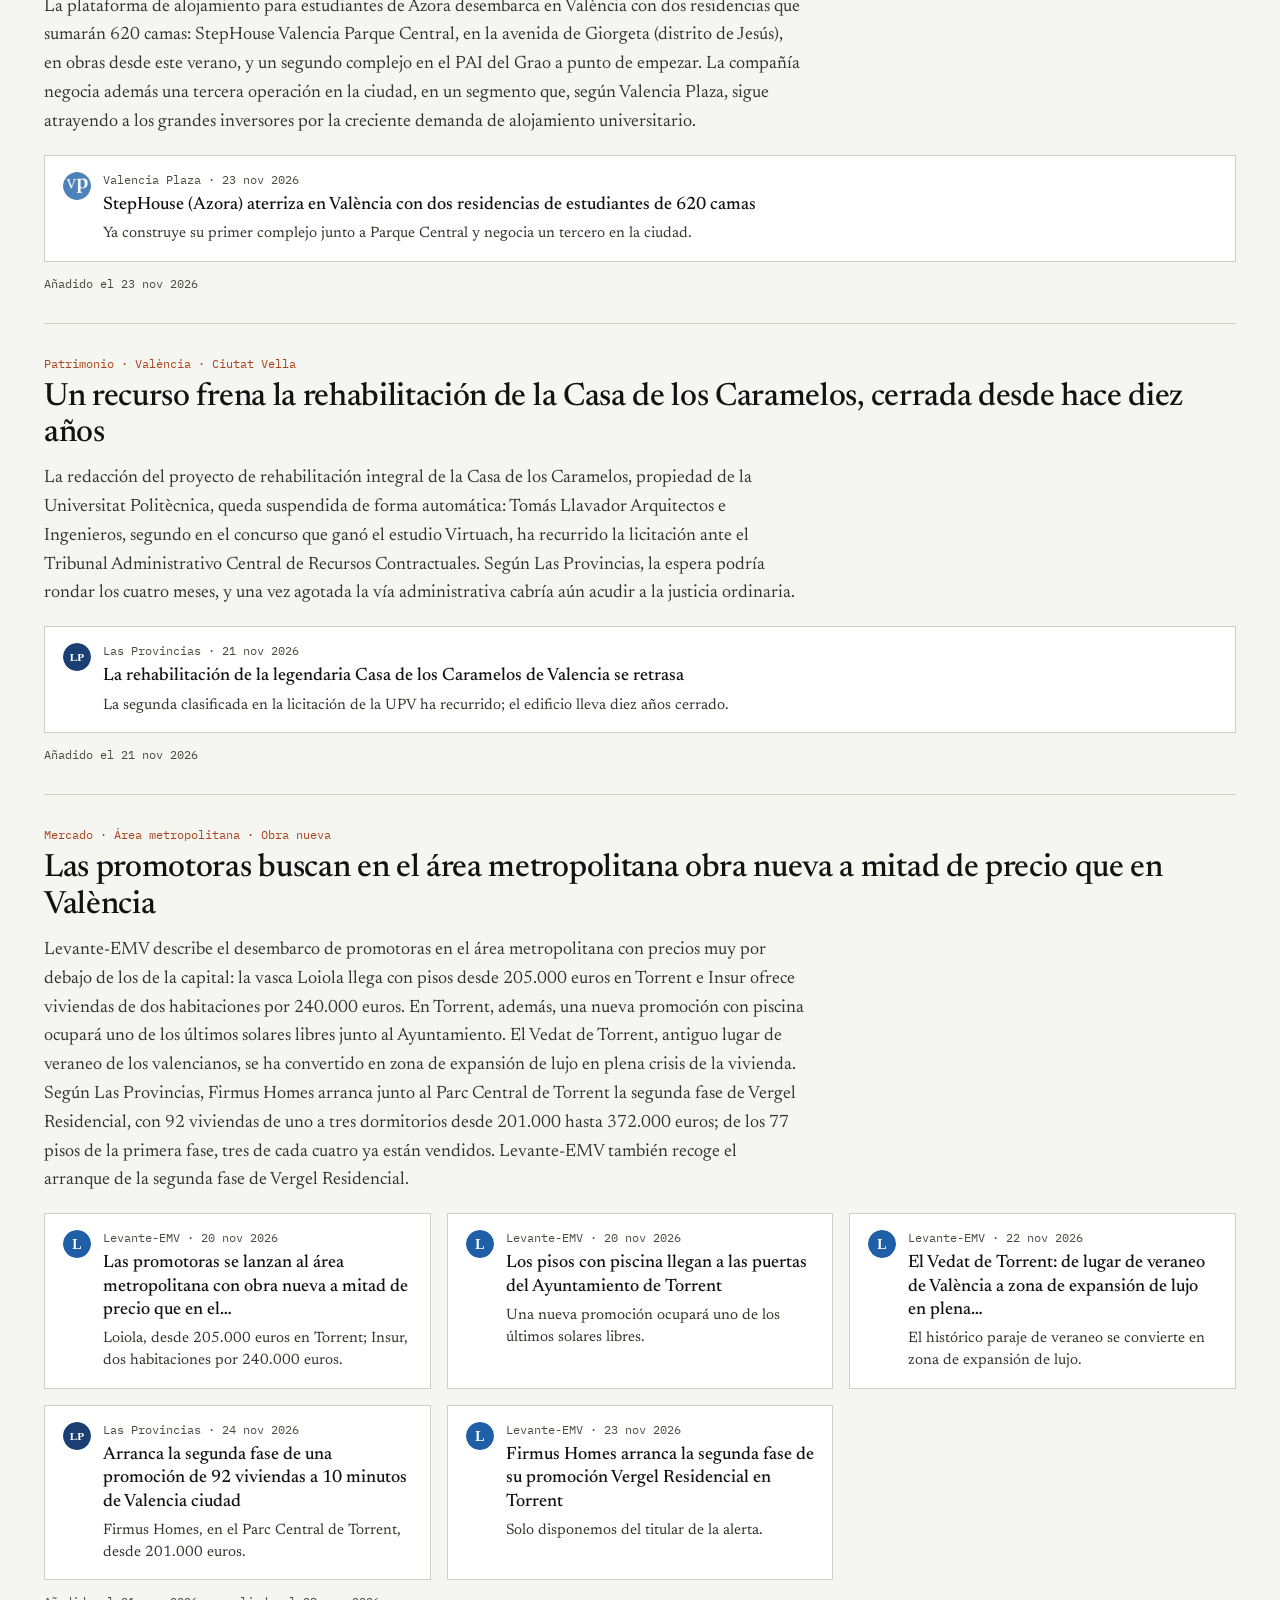
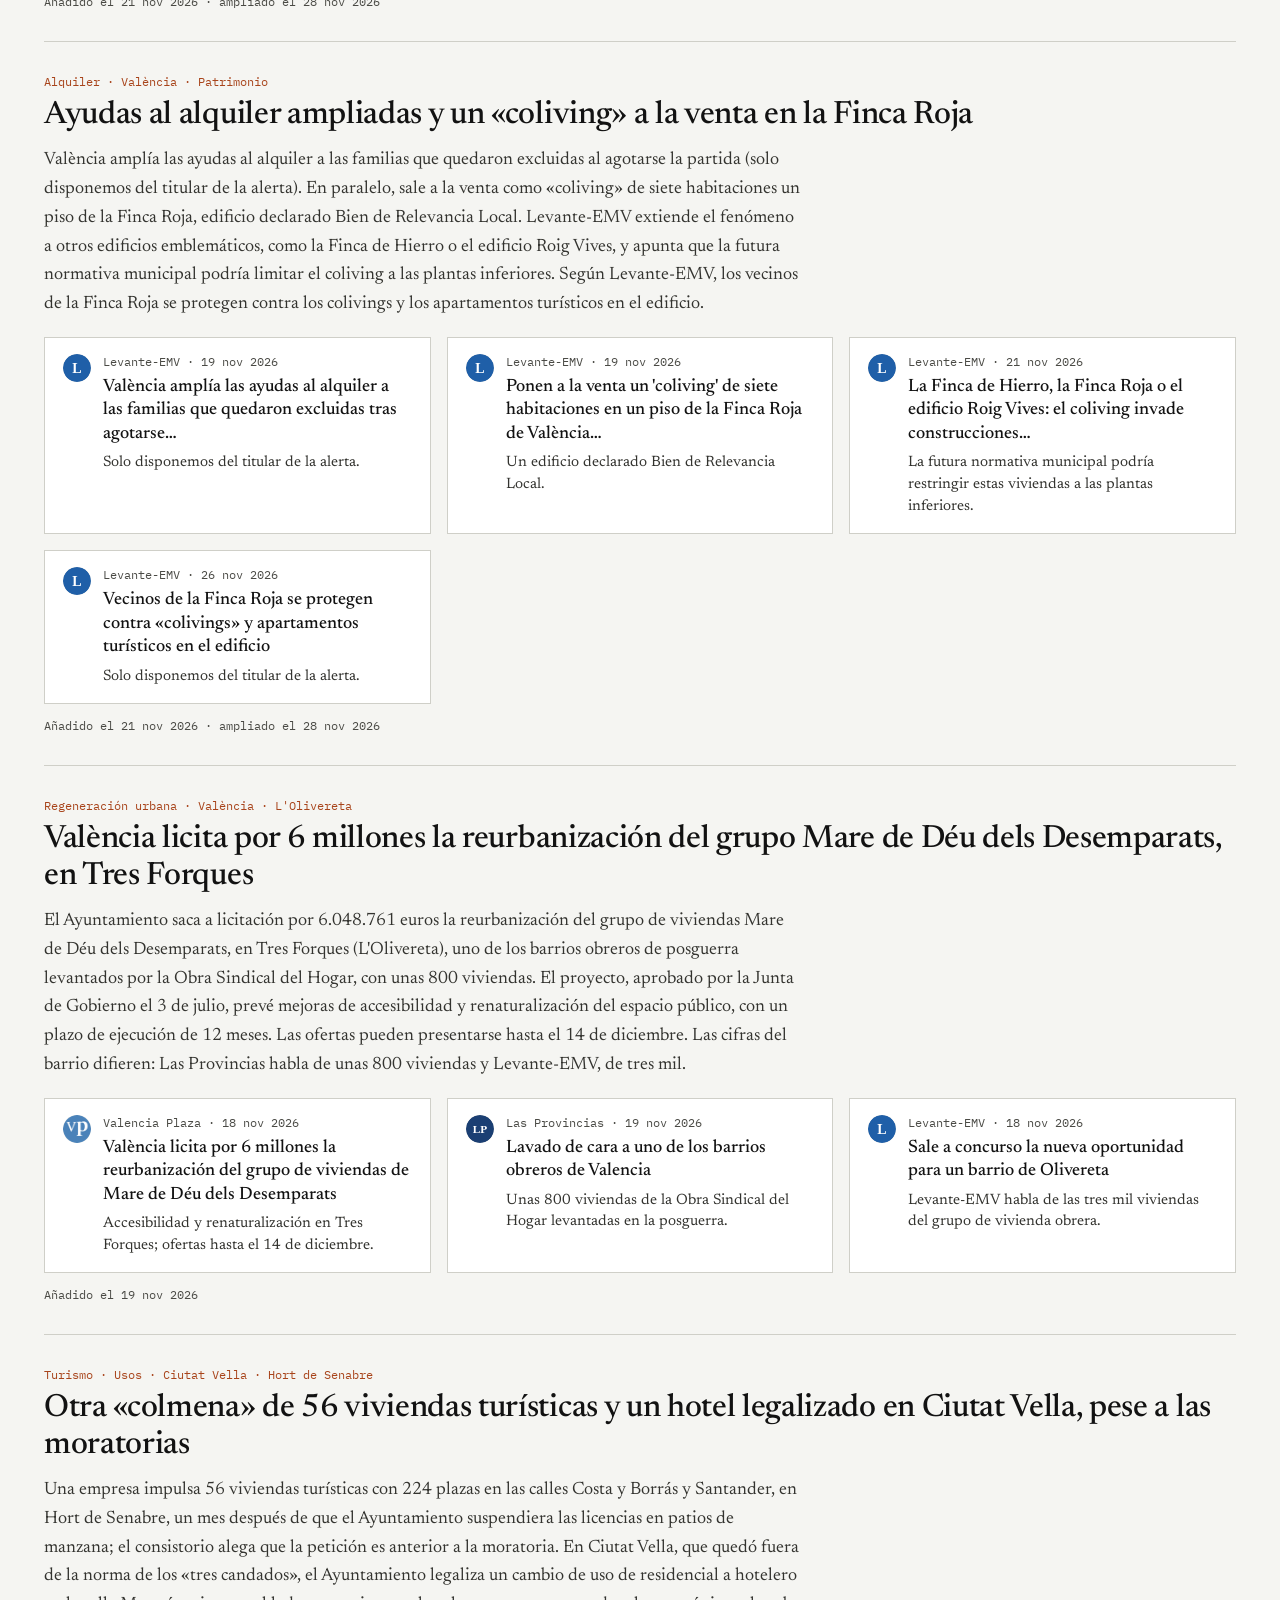
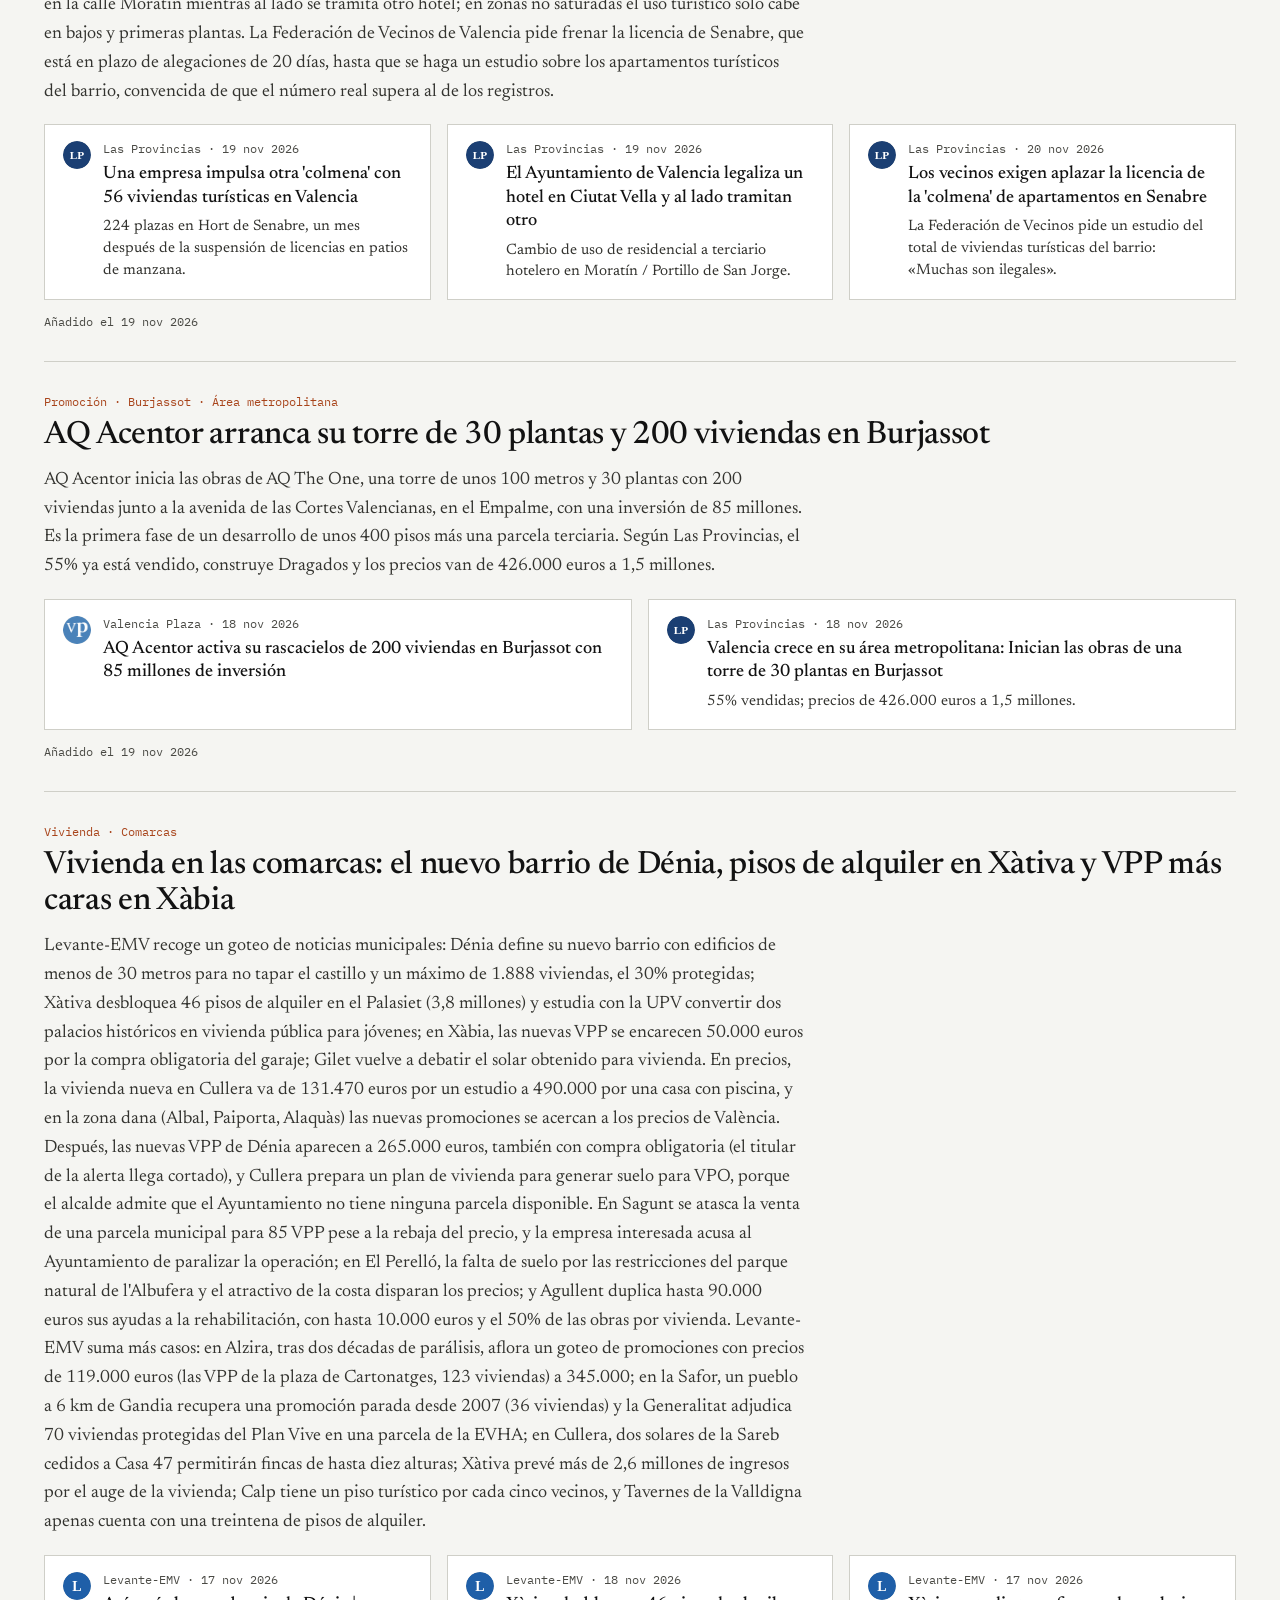
<file: radar.html>
<!doctype html>
<html lang="es">
<head>
<meta charset="utf-8">
<meta name="viewport" content="width=device-width, initial-scale=1">
<title>En el radar · Urbanitas</title>
<meta name="description" content="Noticias, informes y lecturas de urbanismo y vivienda filtradas por Javier de la Torre.">
<link rel="preconnect" href="https://fonts.googleapis.com">
<link rel="preconnect" href="https://fonts.gstatic.com" crossorigin>
<link href="https://fonts.googleapis.com/css2?family=Newsreader:ital,opsz,wght@0,6..72,400;0,6..72,500;0,6..72,600;1,6..72,400&family=IBM+Plex+Mono:wght@400;500&display=swap" rel="stylesheet">
<link rel="stylesheet" href="assets/urbanitas.css">
<link rel="icon" href="data:image/svg+xml,%3Csvg xmlns='http://www.w3.org/2000/svg' viewBox='0 0 32 32'%3E%3Crect width='32' height='32' fill='%23121212'/%3E%3Ctext x='16' y='23' font-family='Georgia,serif' font-size='20' fill='%23F5F5F2' text-anchor='middle'%3EU%3C/text%3E%3C/svg%3E">
</head>
<body>

<header class="cabecera contenedor">
  <div class="cabecera-meta"><span id="fecha-hoy"></span></div>
  <a href="index.html" class="logo">Urbanitas</a>
  <nav class="skyline" aria-label="Secciones">
      <a href="legislativa.html">
        <span class="suelo"><svg class="icono" viewBox="0 0 48 48" aria-hidden="true"><use href="assets/iconos.svg#i-bigben"></use></svg></span>
        <span class="nombre">Novedades legislativas</span>
      </a>
      <a href="sentencia.html">
        <span class="suelo"><svg class="icono" viewBox="0 0 48 48" aria-hidden="true"><use href="assets/iconos.svg#i-coliseo"></use></svg></span>
        <span class="nombre">La sentencia</span>
      </a>
      <a href="opinion.html">
        <span class="suelo"><svg class="icono" viewBox="0 0 48 48" aria-hidden="true"><use href="assets/iconos.svg#i-eiffel"></use></svg></span>
        <span class="nombre">Así lo veo</span>
      </a>
      <a href="numeros.html">
        <span class="suelo"><svg class="icono" viewBox="0 0 48 48" aria-hidden="true"><use href="assets/iconos.svg#i-empire"></use></svg></span>
        <span class="nombre">En números</span>
      </a>
      <a href="radar.html" aria-current="page">
        <span class="suelo"><svg class="icono" viewBox="0 0 48 48" aria-hidden="true"><use href="assets/iconos.svg#i-libertad"></use></svg></span>
        <span class="nombre">En el radar</span>
      </a>
      <a href="podcast.html">
        <span class="suelo"><svg class="icono" viewBox="0 0 48 48" aria-hidden="true"><use href="assets/iconos.svg#i-opera"></use></svg></span>
        <span class="nombre">Podcast</span>
      </a>
      <a href="quien.html">
        <span class="suelo"><svg class="icono" viewBox="0 0 48 48" aria-hidden="true"><use href="assets/iconos.svg#i-sagrada"></use></svg></span>
        <span class="nombre">Quién soy</span>
      </a>
  </nav>
</header>

<main class="contenedor">
<div class="cabeza-pagina">
  <svg class="icono" viewBox="0 0 48 48" aria-hidden="true"><use href="assets/iconos.svg#i-libertad"></use></svg>
  <div>
    <div class="eyebrow">Sección · En el radar</div>
    <h1>Lo que merece atención esta semana</h1>
    <p>Noticias, informes y lecturas filtradas por Javier de la Torre. No todo lo que se publica importa. Esto sí.</p>
  </div>
</div>

<article class="historia">
  <div class="eyebrow">Patrimonio · València · Mercat Central</div>
  <h2>Nuevos desprendimientos en el Mercado Central, a semanas de adjudicar la restauración de fachada y cúpulas</h2>
  <p>Los bomberos sanearon el 27 de noviembre una zona de la fachada del Mercado Central tras desprenderse por oxidación el esmalte de azulejos de la cubierta (dos, según Las Provincias), sin peligro según el Ayuntamiento. Un día antes, la mesa de contratación había recibido la propuesta de adjudicación de la limpieza, conservación y restauración de fachada, cúpulas y lucernarios: 817.953 euros y cinco meses, con proyecto de Arae Patrimonio y Restauración (arquitecto Xavier Laumain). Las obras empezarán después de Navidad; según el Ayuntamiento, desde 2007 no se intervenía en la conservación del edificio.</p>
  <div class="fuentes">
    <a href="https://valenciaplaza.com/valenciaplaza/valencia/los-bomberos-intervienen-por-desprendimientos-en-el-mercado-central-de-valencia" target="_blank" rel="noopener">
      <img class="medio" src="assets/medios/valenciaplaza.png" alt="" width="28" height="28">
      <span class="cuerpo">
      <span class="fuente">Valencia Plaza · 27 nov 2026</span>
      <span class="tit">Los bomberos intervienen por desprendimientos en el Mercado Central de València</span>
      <span class="res">Las obras de restauración, de 817.953 euros, empezarán tras la Navidad.</span>
      </span>
    </a>
    <a href="https://www.lasprovincias.es/valencia-ciudad/bomberos-nuevo-mercado-central-desprendimiento-dos-azulejos-20261127105126-nt.html" target="_blank" rel="noopener">
      <img class="medio" src="assets/medios/lasprovincias.svg" alt="" width="28" height="28">
      <span class="cuerpo">
      <span class="fuente">Las Provincias · 27 nov 2026</span>
      <span class="tit">Los bomberos, de nuevo en el Mercado Central por el desprendimiento de dos azulejos cerámicos de la cubierta</span>
      <span class="res">Un mes después del incendio en el sótano del mercado.</span>
      </span>
    </a>
  </div>
  <div class="fecha" style="margin-top: 14px">Añadido el 28 nov 2026</div>
</article>

<article class="historia">
  <div class="eyebrow">Espacio público · València · Marina</div>
  <h2>Cinco asociaciones vecinales piden paralizar las vallas de cristal de Marina Port en la dársena</h2>
  <p>Las asociaciones de Natzaret, Cabanyal-Canyamelar, Grau-Port, Malva-rosa e Isla Perdida exigen al Ayuntamiento que impida la «privatización» del cantil norte de la Marina, donde la concesionaria Marina Port Valencia instala vallas acristaladas y accesos a nuevos pantalanes en el Moll de la Duana y junto al Tinglado 2, porque impiden a los paseantes asomarse al mar. Sostienen, según Las Provincias, que hay cientos de metros de amarres disponibles en las zonas adecuadas de las marinas norte y sur.</p>
  <div class="fuentes">
    <a href="https://www.lasprovincias.es/valencia-ciudad/vecinos-instalacion-vallas-marina-20261127101147-nt.html" target="_blank" rel="noopener">
      <img class="medio" src="assets/medios/lasprovincias.svg" alt="" width="28" height="28">
      <span class="cuerpo">
      <span class="fuente">Las Provincias · 27 nov 2026</span>
      <span class="tit">Cinco asociaciones vecinales exigen que se paralice la instalación de vallas acristaladas de Marina Port Valencia</span>
      <span class="res">Piden que no se privatice el balcón al mar.</span>
      </span>
    </a>
  </div>
  <div class="fecha" style="margin-top: 14px">Añadido el 28 nov 2026</div>
</article>

<article class="historia">
  <div class="eyebrow">Alquiler · Comunitat · Esfuerzo</div>
  <h2>El alquiler aprieta: 45.500 familias amenazadas en Valencia y cuatro de cada cinco inquilinos no podrían mudarse en su barrio</h2>
  <p>Según Levante-EMV, en la Comunitat hacen falta 44.200 euros netos para vivir con un alquiler medio; la subida amenaza a 45.500 familias de Valencia y 106.500 ya gastan más de… (titular cortado en la alerta). Otro estudio, el Atlas recogido por el mismo diario, calcula que 2,6 millones de hogares que viven de alquiler a precio de mercado en España tendrían que destinar más del 30% de sus ingresos a una nueva vivienda en su barrio.</p>
  <div class="fuentes">
    <a href="https://www.levante-emv.com/economia/2026/11/25/subidon-alquiler-amenaza-45-500-vivienda-valencia-136802354.html" target="_blank" rel="noopener">
      <img class="medio" src="assets/medios/levante.svg" alt="" width="28" height="28">
      <span class="cuerpo">
      <span class="fuente">Levante-EMV · 25 nov 2026</span>
      <span class="tit">El subidón del alquiler amenaza a 45.500 familias de Valencia y 106.500 ya gastan más de…</span>
      <span class="res">En la Comunitat hacen falta 44.200 euros netos para vivir con un alquiler medio.</span>
      </span>
    </a>
    <a href="https://www.levante-emv.com/economia/2026/11/24/inquilinos-vivienda-barrio-atlas-136777603.amp.html" target="_blank" rel="noopener">
      <img class="medio" src="assets/medios/levante.svg" alt="" width="28" height="28">
      <span class="cuerpo">
      <span class="fuente">Levante-EMV · 24 nov 2026</span>
      <span class="tit">Cuatro de cada cinco inquilinos no pueden permitirse otro alquiler en su barrio si tuvieran…</span>
      <span class="res">2,6 millones de hogares tendrían que destinar más del 30% de sus ingresos.</span>
      </span>
    </a>
  </div>
  <div class="fecha" style="margin-top: 14px">Añadido el 28 nov 2026</div>
</article>

<article class="historia">
  <div class="eyebrow">Costas · Guardamar · Derribos</div>
  <h2>Costas da 15 días para demoler las casas de Babilonia en Guardamar</h2>
  <p>El Gobierno advierte a los propietarios de las casas de Babilonia, en Guardamar del Segura, de que desalojará las viviendas por orden judicial si no acatan la resolución y les cargará 61.000… (titular cortado en la alerta).</p>
  <div class="fuentes">
    <a href="https://www.levante-emv.com/comunitat-valenciana/2026/11/24/guardamar-costas-reactiva-derribos-casas-babilonia-orden-136808338.html" target="_blank" rel="noopener">
      <img class="medio" src="assets/medios/levante.svg" alt="" width="28" height="28">
      <span class="cuerpo">
      <span class="fuente">Levante-EMV · 24 nov 2026</span>
      <span class="tit">Costas da 15 días para demoler las casas de Babilonia en Guardamar</span>
      <span class="res">El Gobierno desalojará las viviendas por orden judicial si no acatan la resolución.</span>
      </span>
    </a>
  </div>
  <div class="fecha" style="margin-top: 14px">Añadido el 28 nov 2026</div>
</article>

<article class="historia">
  <div class="eyebrow">Suelo público · València · Penya-roja</div>
  <h2>La parcela de la permuta de la Tabacalera tendrá uso dotacional y no viviendas</h2>
  <p>Según Levante-EMV, el gobierno de Catalá da un paso más para consolidar el uso dotacional que reclaman los vecinos de Penya-roja para la parcela en discordia de la permuta de la Tabacalera. Solo disponemos del titular y el fragmento de la alerta.</p>
  <div class="fuentes">
    <a href="https://www.levante-emv.com/valencia/2026/11/23/parcela-discordia-permuta-tabacalera-nuevo-136755206.html" target="_blank" rel="noopener">
      <img class="medio" src="assets/medios/levante.svg" alt="" width="28" height="28">
      <span class="cuerpo">
      <span class="fuente">Levante-EMV · 23 nov 2026</span>
      <span class="tit">La parcela de la discordia de la permuta de la Tabacalera ya tiene nuevo uso y no serán viviendas</span>
      <span class="res">El Ayuntamiento consolida el uso dotacional reclamado por los vecinos.</span>
      </span>
    </a>
  </div>
  <div class="fecha" style="margin-top: 14px">Añadido el 28 nov 2026</div>
</article>

<article class="historia">
  <div class="eyebrow">Suelo · València · PAI del Grao</div>
  <h2>El asentamiento de chabolas del futuro PAI del Grao ronda ya las 400 infraviviendas</h2>
  <p>Según Las Provincias, el poblado levantado en el gran solar que une el Grao con Natzaret y Les Moreres, donde el PAI del Grao prevé 3.200 viviendas, ha crecido hasta unas 400 construcciones con entre 800 y 1.000 residentes, junto al antiguo circuito de la Fórmula 1. Los feriantes de la Feria de Navidad, instalada en un solar de Adif, han advertido a la propietaria de que las chabolas llegan ya al muro del recinto y ocupan parte del aparcamiento.</p>
  <div class="fuentes">
    <a href="https://www.lasprovincias.es/valencia-ciudad/feria-navidad-abre-fin-semana-chabolas-grao-20261126003404-nt.html" target="_blank" rel="noopener">
      <img class="medio" src="assets/medios/lasprovincias.svg" alt="" width="28" height="28">
      <span class="cuerpo">
      <span class="fuente">Las Provincias · 27 nov 2026</span>
      <span class="tit">La Feria de Navidad abre este fin de semana con las chabolas del Grao pegadas a las atracciones</span>
      <span class="res">Los feriantes advierten a Adif de la expansión de las infraviviendas.</span>
      </span>
    </a>
  </div>
  <div class="fecha" style="margin-top: 14px">Añadido el 27 nov 2026</div>
</article>

<article class="historia">
  <div class="eyebrow">Patrimonio · València · Jardines del Real</div>
  <h2>València licita la reparación de la Montañeta de Elío, levantada sobre los restos del Palacio Real</h2>
  <p>El Ayuntamiento ha sacado a concurso, por 53.235 euros y cuatro meses de plazo, la consolidación de la escalinata y los muros de la Montañeta de Elío, en los Jardines del Real, con peldaños hundidos, oquedades y grietas. Al asentarse sobre los restos del Palacio Real, derribado en 1810 y catalogados como Bien de Relevancia Local, las obras tendrán supervisión arqueológica y catas previas. Las ofertas se admiten hasta el 11 de diciembre.</p>
  <div class="fuentes">
    <a href="https://www.lasprovincias.es/valencia-ciudad/deterioro-montaneta-viveros-obliga-encargar-obras-mejora-20261126003112-nt.html" target="_blank" rel="noopener">
      <img class="medio" src="assets/medios/lasprovincias.svg" alt="" width="28" height="28">
      <span class="cuerpo">
      <span class="fuente">Las Provincias · 27 nov 2026</span>
      <span class="tit">El deterioro de la Montañeta de Viveros obliga a encargar obras de mejora</span>
      <span class="res">Reforma de la escalera del mirador, con supervisión arqueológica.</span>
      </span>
    </a>
  </div>
  <div class="fecha" style="margin-top: 14px">Añadido el 27 nov 2026</div>
</article>

<article class="historia">
  <div class="eyebrow">Suelo público · València · Nou Mestalla</div>
  <h2>Casi veinte años después, el Ayuntamiento se compromete a inscribir las 32 parcelas de la permuta del Nou Mestalla</h2>
  <p>La comisión de Urbanismo aprobó una moción para registrar a nombre del Ayuntamiento las 32 parcelas que el Valencia CF le transmitió a cambio del suelo de Corts Valencianes donde se construye el nuevo estadio. Aunque la permuta se aprobó en julio de 2007 y se escrituró en marzo de 2015, según Valencia Plaza siguen inscritas a nombre del club y tampoco figuran en el inventario municipal, por lo que no se han usado. Compromís proponía destinarlas a VPP de alquiler asequible a través de Aumsa; el texto aprobado, del concejal Juan Giner, encarga estudiar la viabilidad de pasar a uso residencial esos solares e incorporarlos al Plan + Vivienda, y desarrollar el resto conforme a su uso dotacional. Levante-EMV cifra las parcelas en 73.550 m², valorados en unos 21 millones de euros.</p>
  <div class="fuentes">
    <a href="https://valenciaplaza.com/valenciaplaza/valencia/el-ayuntamiento-se-acuerda-casi-veinte-anos-despues-de-las-32-parcelas-de-la-permuta-del-nou-mestalla" target="_blank" rel="noopener">
      <img class="medio" src="assets/medios/valenciaplaza.png" alt="" width="28" height="28">
      <span class="cuerpo">
      <span class="fuente">Valencia Plaza · 26 nov 2026</span>
      <span class="tit">El Ayuntamiento se acuerda casi veinte años después de las 32 parcelas de la permuta del Nou Mestalla</span>
      <span class="res">El gobierno local se compromete a inscribir los terrenos y estudiar su cambio de uso a residencial.</span>
      </span>
    </a>
    <a href="https://www.levante-emv.com/valencia/2026/11/24/compromis-pide-32-parcelas-permuta-136783569.html" target="_blank" rel="noopener">
      <img class="medio" src="assets/medios/levante.svg" alt="" width="28" height="28">
      <span class="cuerpo">
      <span class="fuente">Levante-EMV · 24 nov 2026</span>
      <span class="tit">Compromís pide que las 32 parcelas de la permuta del Nou Mestalla se destinen a vivienda pública</span>
      <span class="res">73.550 m² valorados en unos 21 millones de euros.</span>
      </span>
    </a>
  </div>
  <div class="fecha" style="margin-top: 14px">Añadido el 26 nov 2026 · ampliado el 28 nov 2026</div>
</article>

<article class="historia">
  <div class="eyebrow">Espacio público · València · Pérez Galdós y Giorgeta</div>
  <h2>La reurbanización de Pérez Galdós y Giorgeta entra en su recta final tras diecisiete meses de obras</h2>
  <p>El Ayuntamiento ha terminado el asfaltado fonoabsorbente (54.000 m²) de las avenidas de Giorgeta y Pérez Galdós, cuya reurbanización integral de 97.000 m² empezó el 30 de junio de 2025, con plataforma ciclista separada del tráfico. Quedan remates de jardinería, señalización y mobiliario; la entrega prevista era el 16 de diciembre, pero Las Provincias apunta que podría adelantarse unos días.</p>
  <div class="fuentes">
    <a href="https://www.lasprovincias.es/valencia-ciudad/final-asfaltado-perez-galdos-giorgeta-anticipa-estreno-20261125143556-nt.html" target="_blank" rel="noopener">
      <img class="medio" src="assets/medios/lasprovincias.svg" alt="" width="28" height="28">
      <span class="cuerpo">
      <span class="fuente">Las Provincias · 25 nov 2026</span>
      <span class="tit">El final del asfaltado de Pérez Galdós y Giorgeta anticipa el estreno completo de las dos avenidas</span>
      <span class="res">Quedan remates de jardinería y señalización; la entrega podría adelantarse.</span>
      </span>
    </a>
  </div>
  <div class="fecha" style="margin-top: 14px">Añadido el 26 nov 2026</div>
</article>

<article class="historia">
  <div class="eyebrow">Planeamiento · València · PGOU</div>
  <h2>València modificará las normas del PGOU para permitir levantar nuevas plantas en edificios ya construidos</h2>
  <p>El Ayuntamiento introducirá en la revisión de las normas urbanísticas del Plan General, pendiente de aprobación en los próximos meses tras el segundo periodo de información pública, ajustes para facilitar la remonta (nuevas plantas sobre edificios existentes, si es técnicamente viable) y el aumento de la edificabilidad y las alturas en los nuevos desarrollos, con el objetivo de sumar vivienda. El incremento deberá concretarse mediante los instrumentos de planeamiento que correspondan. Valencia Plaza recuerda que en propiedad horizontal la remonta afecta a elementos comunes y cuotas, y Las Provincias señala que hará falta la autorización de los vecinos y que aún no se sabe cuántas plantas ni viviendas permitirá. La comisión de Urbanismo aprobó el 25 de noviembre, con los votos de PP y Vox, una alternativa a la moción del PSPV, que pedía destinar a vivienda protegida todo lo que se gane, para seguir ajustando las normas del Plan General (vigente desde 1988) y aumentar edificabilidad, alturas y plantas tanto en edificios construidos como en solares. Según fuentes municipales citadas por Las Provincias, la reserva mínima de VPP será la de la norma estatal, aunque se procurará que llegue al 50%, y la propuesta sigue en elaboración. El mismo diario explica que, según la Ley de Propiedad Horizontal, hará falta unanimidad de cuotas (tres quintos si forma parte de una reforma urbana), y que no podrán remontarse edificios protegidos ni los que afecten a edificios protegidos cercanos o a sus vistas; Ciutat Vella, la huerta, el Cabanyal-Canyamelar o el Ensanche tienen normas propias de protección. Levante-EMV recuerda que PP y Vox rechazaron hace año y medio una propuesta socialista para ganar altura en las fincas y destinarla a vivienda asequible.</p>
  <div class="fuentes">
    <a href="https://valenciaplaza.com/valenciaplaza/valencia/valencia-modificara-el-pgou-para-permitir-que-se-levanten-nuevas-plantas-en-edificios-ya-construidos" target="_blank" rel="noopener">
      <img class="medio" src="assets/medios/valenciaplaza.png" alt="" width="28" height="28">
      <span class="cuerpo">
      <span class="fuente">Valencia Plaza · 24 nov 2026</span>
      <span class="tit">València modificará el PGOU para permitir que se levanten nuevas plantas en edificios ya construidos</span>
      <span class="res">También se aumentará la edificabilidad y las alturas en los nuevos desarrollos.</span>
      </span>
    </a>
    <a href="https://www.lasprovincias.es/valencia-ciudad/valencia-permitira-elevar-plantas-edificios-ganar-viviendas-20261124134427-nt.html" target="_blank" rel="noopener">
      <img class="medio" src="assets/medios/lasprovincias.svg" alt="" width="28" height="28">
      <span class="cuerpo">
      <span class="fuente">Las Provincias · 24 nov 2026</span>
      <span class="tit">Valencia permitirá elevar las plantas de los edificios para ganar más viviendas</span>
      <span class="res">El Ayuntamiento tramita el cambio de las normas urbanísticas del Plan General.</span>
      </span>
    </a>
    <a href="https://www.lasprovincias.es/valencia-ciudad/valencia-aprueba-elevar-plantas-edificios-sacar-mercado-20261125110223-nt.html" target="_blank" rel="noopener">
      <img class="medio" src="assets/medios/lasprovincias.svg" alt="" width="28" height="28">
      <span class="cuerpo">
      <span class="fuente">Las Provincias · 25 nov 2026</span>
      <span class="tit">El Ayuntamiento aprueba que se puedan elevar las plantas de los edificios en Valencia para sacar al mercado más viviendas</span>
      <span class="res">PP y Vox sacan adelante una alternativa a la moción del PSPV, que pedía destinarlo todo a pisos protegidos.</span>
      </span>
    </a>
    <a href="https://www.lasprovincias.es/valencia-ciudad/valencia-estudia-dedicar-vpp-mitad-pisos-elevar-20261125010055-nt.html" target="_blank" rel="noopener">
      <img class="medio" src="assets/medios/lasprovincias.svg" alt="" width="28" height="28">
      <span class="cuerpo">
      <span class="fuente">Las Provincias · 26 nov 2026</span>
      <span class="tit">Valencia estudia dedicar a VPP la mitad de los pisos al elevar plantas de los edificios</span>
      <span class="res">La reserva mínima será la estatal, aunque se procurará que sea el 50%.</span>
      </span>
    </a>
    <a href="https://www.lasprovincias.es/valencia-ciudad/compleja-labor-alzar-edificio-valencia-20261125191359-nt.html" target="_blank" rel="noopener">
      <img class="medio" src="assets/medios/lasprovincias.svg" alt="" width="28" height="28">
      <span class="cuerpo">
      <span class="fuente">Las Provincias · 26 nov 2026</span>
      <span class="tit">La compleja labor de alzar un edificio en Valencia</span>
      <span class="res">Unanimidad en la comunidad, protección patrimonial y viabilidad estructural, los filtros de cada remonta.</span>
      </span>
    </a>
    <a href="https://www.levante-emv.com/valencia/2026/11/24/valencia-estudia-aumentar-alturas-edificios-136796169.html" target="_blank" rel="noopener">
      <img class="medio" src="assets/medios/levante.svg" alt="" width="28" height="28">
      <span class="cuerpo">
      <span class="fuente">Levante-EMV · 24 nov 2026</span>
      <span class="tit">València podrá elevar la altura de edificios ya construidos para ganar vivienda</span>
      <span class="res">PP y Vox rechazaron hace año y medio una propuesta similar de los socialistas.</span>
      </span>
    </a>
  </div>
  <div class="fecha" style="margin-top: 14px">Añadido el 25 nov 2026 · ampliado el 28 nov 2026</div>
</article>

<article class="historia">
  <div class="eyebrow">Vivienda pública · València · Presupuesto 2027</div>
  <h2>El PSPV pide 60 millones en el presupuesto de 2027 para comprar vivienda y frenar la venta de suelo público</h2>
  <p>Entre sus 343 alegaciones a los presupuestos municipales de 2027, el grupo socialista pide una partida de 60 millones para comprar viviendas ya construidas, que el Ayuntamiento ejerza el tanteo y retracto ante compras de edificios enteros para convertirlos en apartamentos turísticos, y que se prohíba la venta de suelo público con la que el gobierno municipal prevé ingresar 26 millones. También reclama aplicar la tasa turística, que según el PSPV habría permitido ingresar hasta 30 millones. La comisión de Hacienda aprobó el 25 de noviembre el presupuesto de 2027, de 1.361,14 millones (1.580,35 millones el consolidado, con empresas y organismos municipales), tras descartar las alegaciones de Compromís y PSPV; se votará en el pleno del 30 de noviembre. Según Levante-EMV, el Ayuntamiento obtendrá 26,8 millones con la venta de nueve solares edificables, en Quatre Carreres, Russafa, Nou Moles o Benicalap, entre otros barrios, para financiar su plan de vivienda (el PSPV hablaba de 26 millones).</p>
  <div class="fuentes">
    <a href="https://www.lasprovincias.es/valencia-ciudad/pspv-alega-destinar-millones-compra-vivienda-presupuesto-20261124125404-nt.html" target="_blank" rel="noopener">
      <img class="medio" src="assets/medios/lasprovincias.svg" alt="" width="28" height="28">
      <span class="cuerpo">
      <span class="fuente">Las Provincias · 24 nov 2026</span>
      <span class="tit">El PSPV alega para destinar 60 millones a la compra de vivienda en el presupuesto de Valencia de 2027</span>
      <span class="res">Sanjuan pide prohibir la venta de solares públicos e implantar la tasa turística.</span>
      </span>
    </a>
    <a href="https://www.lasprovincias.es/valencia-ciudad/valencia-aprueba-mayor-presupuesto-historia-ejercicio-2027-20261125002512-nt.html" target="_blank" rel="noopener">
      <img class="medio" src="assets/medios/lasprovincias.svg" alt="" width="28" height="28">
      <span class="cuerpo">
      <span class="fuente">Las Provincias · 26 nov 2026</span>
      <span class="tit">Valencia aprueba el mayor presupuesto de su historia para el ejercicio de 2027</span>
      <span class="res">La comisión de Hacienda valida las cuentas tras descartar las alegaciones de la oposición.</span>
      </span>
    </a>
    <a href="https://valenciaplaza.com/valenciaplaza/valencia/valencia-aprueba-en-la-comision-de-hacienda-el-presupuesto-de-2027-que-asciende-a-1361-millones-de-euros" target="_blank" rel="noopener">
      <img class="medio" src="assets/medios/valenciaplaza.png" alt="" width="28" height="28">
      <span class="cuerpo">
      <span class="fuente">Valencia Plaza · 25 nov 2026</span>
      <span class="tit">València aprueba en la comisión de Hacienda el presupuesto de 2027, que asciende a 1.361 millones de euros</span>
      <span class="res">Compromís reprocha el rechazo a sus reclamaciones y propuestas.</span>
      </span>
    </a>
    <a href="https://www.levante-emv.com/valencia/2026/11/24/contrapresupuesto-pspv-valencia-tasa-turistica-136795732.html" target="_blank" rel="noopener">
      <img class="medio" src="assets/medios/levante.svg" alt="" width="28" height="28">
      <span class="cuerpo">
      <span class="fuente">Levante-EMV · 24 nov 2026</span>
      <span class="tit">El «contrapresupuesto» del PSPV para València: Tasa turística y 60 millones para comprar…</span>
      <span class="res">El PSPV presenta 343 alegaciones a los presupuestos.</span>
      </span>
    </a>
    <a href="https://www.levante-emv.com/valencia/2026/11/26/valencia-acude-venta-suelo-edificable-136844731.html" target="_blank" rel="noopener">
      <img class="medio" src="assets/medios/levante.svg" alt="" width="28" height="28">
      <span class="cuerpo">
      <span class="fuente">Levante-EMV · 26 nov 2026</span>
      <span class="tit">València acude a la venta de suelo edificable para financiar su plan de vivienda</span>
      <span class="res">26,8 millones con la venta de nueve solares.</span>
      </span>
    </a>
  </div>
  <div class="fecha" style="margin-top: 14px">Añadido el 25 nov 2026 · ampliado el 28 nov 2026</div>
</article>

<article class="historia">
  <div class="eyebrow">Regeneración urbana · València · Casitas Rosas</div>
  <h2>Los propietarios de las Casitas Rosas alegan contra el derribo y piden que se recuperen los pisos públicos okupados</h2>
  <p>Mientras el Ayuntamiento prepara el Plan de Reforma Interior de las Casitas Rosas de la Malva-rosa, que prevé derribar dos bloques, la asociación de propietarios, en pleno plazo de alegaciones, sostiene que no hay problemas estructurales y que existen soluciones más rápidas y con menos impacto social que el derribo, que afectaría a 206 viviendas. Piden a la Entidad Valenciana de Vivienda y Suelo que gestione sus pisos públicos en los bloques, al menos once okupados según ellos (siete con expediente de recuperación abierto), y que los saque en alquiler o subasta. El encargo del plan a AUMSA se hizo en mayo. La Junta de Gobierno Local da este viernes el visto bueno a la evaluación ambiental y territorial estratégica del PRI, que no es aún la aprobación del plan: elige la alternativa 2 de tres, que derriba el bloque central y el ala este del bloque occidental para liberar suelo para un centro educativo, y propone cinco bloques residenciales y una gran zona verde en la manzana noroeste. Según Las Provincias, la propuesta suma 545 viviendas nuevas (alrededor de un 30% protegidas), unos 7.300 m² educativos y más de 6.200 m² de zonas verdes; los derribos afectarían a unos 200 pisos según fuentes vecinales, cifra que Urbanismo no confirma. El documento recoge las alegaciones y deja indemnizaciones, realojos y derechos patrimoniales para las fases urbanística y de gestión; después vendrán la aprobación inicial y una nueva información pública. Levante-EMV también recoge que el derribo se acerca tras superar el informe ambiental.</p>
  <div class="fuentes">
    <a href="https://www.lasprovincias.es/valencia-ciudad/propietarios-casitas-rosa-exigen-desokupar-viviendas-publicas-20261124014443-nt.html" target="_blank" rel="noopener">
      <img class="medio" src="assets/medios/lasprovincias.svg" alt="" width="28" height="28">
      <span class="cuerpo">
      <span class="fuente">Las Provincias · 25 nov 2026</span>
      <span class="tit">Los propietarios de Casitas Rosa exigen desokupar las viviendas públicas donde se vende droga</span>
      <span class="res">Piden gestionar los pisos públicos, sacándolos en alquiler o subasta, antes que derribar.</span>
      </span>
    </a>
    <a href="https://valenciaplaza.com/valenciaplaza/valencia/valencia-aprueba-la-evaluacion-ambiental-del-plan-de-reforma-de-las-casitas-rosas" target="_blank" rel="noopener">
      <img class="medio" src="assets/medios/valenciaplaza.png" alt="" width="28" height="28">
      <span class="cuerpo">
      <span class="fuente">Valencia Plaza · 26 nov 2026</span>
      <span class="tit">València aprueba la evaluación ambiental del plan de reforma de las Casitas Rosas</span>
      <span class="res">Nuevos equipamientos, vivienda y zonas verdes; no es aún la aprobación definitiva.</span>
      </span>
    </a>
    <a href="https://www.lasprovincias.es/valencia-ciudad/ayuntamiento-aprueba-derribos-casitas-rosa-construccion-medio-20261127101306-nt.html" target="_blank" rel="noopener">
      <img class="medio" src="assets/medios/lasprovincias.svg" alt="" width="28" height="28">
      <span class="cuerpo">
      <span class="fuente">Las Provincias · 26 nov 2026</span>
      <span class="tit">El Ayuntamiento da un paso más para los derribos en Casitas Rosa y construir medio millar de viviendas</span>
      <span class="res">545 viviendas, un 30% protegidas, un colegio y más de 6.200 m² verdes.</span>
      </span>
    </a>
    <a href="https://www.levante-emv.com/valencia/2026/11/26/casitas-rosa-ambiental-136877027.html" target="_blank" rel="noopener">
      <img class="medio" src="assets/medios/levante.svg" alt="" width="28" height="28">
      <span class="cuerpo">
      <span class="fuente">Levante-EMV · 26 nov 2026</span>
      <span class="tit">El derribo en las Casitas Rosas se acerca tras superar el informe ambiental</span>
      <span class="res">El Ayuntamiento avanza en el proceso administrativo para transformar este ámbito urbano, a pesar de las…</span>
      </span>
    </a>
  </div>
  <div class="fecha" style="margin-top: 14px">Añadido el 25 nov 2026 · ampliado el 28 nov 2026</div>
</article>

<article class="historia">
  <div class="eyebrow">Vivienda pública · Comunitat · Plan Vive</div>
  <h2>El Plan Vive del Consell tiene en marcha 7.000 de las 10.000 viviendas protegidas prometidas, pero solo 212 están terminadas</h2>
  <p>Según Las Provincias, la gran apuesta de vivienda del Consell llega a la recta final del mandato con 7.000 de las 10.000 viviendas de protección pública prometidas (6.000 en suelo municipal y 4.000 en terreno privado) en fase de ejecución: 212 finalizadas, más de 3.400 en construcción y el resto adjudicadas o en licitación. Valencia y Alicante y sus áreas metropolitanas concentran cerca de 5.000. En la provincia de Valencia hay 1.589 viviendas en construcción de iniciativa privada, mediante permutas de suelo, frente a 246 públicas; en El Puig, de 309 viviendas solo 72 pasarán a ser públicas. La ciudad de Valencia suma 192 entregadas, 915 en construcción y 1.585 proyectadas, y Sagunto 538 previstas.</p>
  <div class="fuentes">
    <a href="https://www.lasprovincias.es/economia/7000-casas-plan-vive-consell-20261123162321-nt.html" target="_blank" rel="noopener">
      <img class="medio" src="assets/medios/lasprovincias.svg" alt="" width="28" height="28">
      <span class="cuerpo">
      <span class="fuente">Las Provincias · 24 nov 2026</span>
      <span class="tit">¿Dónde están las 7.000 casas del Plan Vive del Consell?</span>
      <span class="res">Valencia y Alicante y sus áreas metropolitanas concentran más de la mitad; 3.400 en construcción y unas 200 entregadas.</span>
      </span>
    </a>
  </div>
  <div class="fecha" style="margin-top: 14px">Añadido el 24 nov 2026</div>
</article>

<article class="historia">
  <div class="eyebrow">Pisos turísticos · València · Oferta</div>
  <h2>La oferta de pisos turísticos cae un 9,6% en València tras los «tres candados», pero quedan 7.100 anuncios activos</h2>
  <p>Un informe del Observatorio Winahost recogido por Las Provincias cifra en un 9,6% la bajada de anuncios activos de alojamientos turísticos en Valencia este año, con una media de 7.100 al mes, la mayor caída de las 20 ciudades analizadas; la ocupación sube del 70,5% al 73,9%. Desde marzo, cuando se aprobó la normativa de los «tres candados» (límites por distrito, barrio y manzana, en vigor desde mayo), cada mes hay entre un 10% y un 15% menos de anuncios. El Ayuntamiento afirma haber impuesto 1,6 millones en multas este mandato. Desde el 1 de diciembre, el propietario de un piso turístico tendrá que darse de alta censal, facturar cada estancia y declarar IVA trimestral.</p>
  <div class="fuentes">
    <a href="https://www.lasprovincias.es/valencia-ciudad/valencia-reduce-oferta-apartamentos-activos-7100-anuncios-20261123003505-nt.html" target="_blank" rel="noopener">
      <img class="medio" src="assets/medios/lasprovincias.svg" alt="" width="28" height="28">
      <span class="cuerpo">
      <span class="fuente">Las Provincias · 24 nov 2026</span>
      <span class="tit">Valencia reduce la oferta de apartamentos pero tiene activos 7.100 anuncios este año</span>
      <span class="res">La ocupación de los que siguen es la que más sube de las 20 ciudades analizadas.</span>
      </span>
    </a>
  </div>
  <div class="fecha" style="margin-top: 14px">Añadido el 24 nov 2026</div>
</article>

<article class="historia">
  <div class="eyebrow">Mercado · Provincia de Valencia · Herencias</div>
  <h2>Una de cada cinco viviendas que cambian de dueño en la provincia de Valencia lo hace por herencia</h2>
  <p>Según el informe del mercado inmobiliario del tercer trimestre de 2026 del COAPIV y Apiva, con datos del INE, que recoge Valencia Plaza, el 22% de las viviendas que cambian de titular en la provincia lo hacen por sucesión, más de 1.000 operaciones de media al mes y cuatro puntos por encima de la media de la Comunitat. Entre marzo y agosto se heredaron 7.751 viviendas frente a 19.577 compraventas: cuatro herencias por cada diez ventas. Las compraventas del trimestre fueron 9.703, un 7,5% menos que hace un año.</p>
  <div class="fuentes">
    <a href="https://valenciaplaza.com/valenciaplaza/plaza-inmobiliaria/las-herencias-ganan-peso-en-la-vivienda-valenciana-una-de-cada-cinco-transmisiones-es-por-esta-via" target="_blank" rel="noopener">
      <img class="medio" src="assets/medios/valenciaplaza.png" alt="" width="28" height="28">
      <span class="cuerpo">
      <span class="fuente">Valencia Plaza · 24 nov 2026</span>
      <span class="tit">Las herencias ganan peso en la vivienda valenciana: una de cada cinco transmisiones es por esta vía</span>
      <span class="res">El 22% de las viviendas que cambian de titular en la provincia lo hacen por sucesión.</span>
      </span>
    </a>
  </div>
  <div class="fecha" style="margin-top: 14px">Añadido el 24 nov 2026</div>
</article>

<article class="historia">
  <div class="eyebrow">Ciudad · València · Áreas vulnerables</div>
  <h2>Nueve barrios de València, vulnerables por completo y otros catorce en parte, según el estudio municipal</h2>
  <p>El Ayuntamiento de Valencia ha publicado un estudio de áreas vulnerables con datos de 2025, afinado hasta la sección censal, que combina dotaciones, movilidad, educación, envejecimiento, paro, renta o valor de las viviendas. Según Las Provincias, nueve barrios son áreas vulnerables por entero (Calvari, Tres Forques, Vara de Quart, Font de Sant Lluís, Rovella, La Punta, Creu del Grau, Ciutat Fallera y Carpesa) y otros catorce tienen secciones vulnerables o «potencialmente vulnerables», entre ellos Nou Moles, Nazaret, Orriols, Torrefiel o Benicalap. En total, 77.052 vecinos, el 9,1% de la población. Los vecinos de Ciutat Fallera y de la Font de Sant Lluís, dos de los barrios vulnerables por completo, denuncian en Las Provincias falta de colegio, instituto, centro de mayores o biblioteca, y la alquería de la Torre y el Casino del Americano, de propiedad municipal, siguen pendientes de restauración.</p>
  <div class="fuentes">
    <a href="https://www.lasprovincias.es/valencia-ciudad/barrios-sufren-valencia-20261123002055-nt.html" target="_blank" rel="noopener">
      <img class="medio" src="assets/medios/lasprovincias.svg" alt="" width="28" height="28">
      <span class="cuerpo">
      <span class="fuente">Las Provincias · 24 nov 2026</span>
      <span class="tit">Los barrios que más sufren en Valencia</span>
      <span class="res">Uno de cada cuatro barrios tiene zonas vulnerables por servicios, paro, envejecimiento, estudios o movilidad.</span>
      </span>
    </a>
    <a href="https://www.lasprovincias.es/valencia-ciudad/critican-vecinos-areas-vulnerables-valencia-20261124205209-nt.html" target="_blank" rel="noopener">
      <img class="medio" src="assets/medios/lasprovincias.svg" alt="" width="28" height="28">
      <span class="cuerpo">
      <span class="fuente">Las Provincias · 25 nov 2026</span>
      <span class="tit">«No tenemos nada», critican los vecinos de las áreas vulnerables de Valencia</span>
      <span class="res">Envejecimiento, falta de servicios públicos y ausencia de inversiones.</span>
      </span>
    </a>
  </div>
  <div class="fecha" style="margin-top: 14px">Añadido el 24 nov 2026 · ampliado el 25 nov 2026</div>
</article>

<article class="historia">
  <div class="eyebrow">Patrimonio · València · Cases de Bàrcena</div>
  <h2>La Alquería del Pi, municipal desde septiembre, entra en la Lista Roja del patrimonio en peligro</h2>
  <p>La Alquería del Pi, en la pedanía de Cases de Bàrcena, construida a finales del siglo XVI y Bien de Relevancia Local, ha sido incluida en la Lista Roja de Hispania Nostra a instancias del Círculo por la Defensa del Patrimonio, según Las Provincias. Su estructura principal se sostiene con puntales telescópicos provisionales y la asociación advierte del riesgo de derrumbe de la fachada y los muros maestros. El inmueble pasó al Ayuntamiento de Valencia por una donación a mediados de septiembre.</p>
  <div class="fuentes">
    <a href="https://www.lasprovincias.es/valencia-ciudad/alqueria-valencia-lista-roja-patrimonio-historico-peligro-20261123195224-nt.html" target="_blank" rel="noopener">
      <img class="medio" src="assets/medios/lasprovincias.svg" alt="" width="28" height="28">
      <span class="cuerpo">
      <span class="fuente">Las Provincias · 23 nov 2026</span>
      <span class="tit">Otra alquería de Valencia en la Lista Roja de patrimonio histórico en peligro</span>
      <span class="res">Propiedad municipal desde septiembre, está sujeta con puntales y en estado de ruina.</span>
      </span>
    </a>
  </div>
  <div class="fecha" style="margin-top: 14px">Añadido el 24 nov 2026</div>
</article>

<article class="historia">
  <div class="eyebrow">Equipamientos · València · Mercado del Grau</div>
  <h2>El mercado del Grau, reconstruido por 2,8 millones en 2023, necesita ya una reforma de 170.000 euros</h2>
  <p>El Ayuntamiento ha aprobado el proyecto de reforma y mejora del mercado del Grau, con 13 actuaciones: ajustes en la climatización, láminas de protección solar en las fachadas este y oeste, dos nuevos accesos automáticos a la plaza interior y la habilitación de un almacén, entre otras. El siguiente paso es la licitación de las obras. Las Provincias cifra la inversión en 170.000 euros y recuerda que el mercado se reinauguró en octubre de 2023 tras una reconstrucción completa de 2,8 millones, heredada del anterior gobierno municipal.</p>
  <div class="fuentes">
    <a href="https://www.lasprovincias.es/valencia-ciudad/ayuntamiento-asume-profunda-reforma-mercado-grao-tres-20261123120423-nt.html" target="_blank" rel="noopener">
      <img class="medio" src="assets/medios/lasprovincias.svg" alt="" width="28" height="28">
      <span class="cuerpo">
      <span class="fuente">Las Provincias · 23 nov 2026</span>
      <span class="tit">El Ayuntamiento asume una reforma del mercado del Grao a los tres años de su reapertura</span>
      <span class="res">Mejoras en la climatización, nuevos accesos y un almacén tras una obra de 2,8 millones.</span>
      </span>
    </a>
    <a href="https://valenciaplaza.com/valenciaplaza/valencia/el-ayuntamiento-de-valencia-aprueba-el-proyecto-de-reforma-del-mercado-del-grao" target="_blank" rel="noopener">
      <img class="medio" src="assets/medios/valenciaplaza.png" alt="" width="28" height="28">
      <span class="cuerpo">
      <span class="fuente">Valencia Plaza · 23 nov 2026</span>
      <span class="tit">El Ayuntamiento de València aprueba el proyecto de reforma del Mercado del Grao</span>
      <span class="res">13 actuaciones; el proyecto pasa a Contratación para licitar las obras.</span>
      </span>
    </a>
  </div>
  <div class="fecha" style="margin-top: 14px">Añadido el 24 nov 2026</div>
</article>

<article class="historia">
  <div class="eyebrow">Promoción · València · Residencias de estudiantes</div>
  <h2>StepHouse (Azora) llega a València con 620 camas para estudiantes junto a Parque Central y en el PAI del Grao</h2>
  <p>La plataforma de alojamiento para estudiantes de Azora desembarca en València con dos residencias que sumarán 620 camas: StepHouse Valencia Parque Central, en la avenida de Giorgeta (distrito de Jesús), en obras desde este verano, y un segundo complejo en el PAI del Grao a punto de empezar. La compañía negocia además una tercera operación en la ciudad, en un segmento que, según Valencia Plaza, sigue atrayendo a los grandes inversores por la creciente demanda de alojamiento universitario.</p>
  <div class="fuentes">
    <a href="https://valenciaplaza.com/valenciaplaza/plaza-inmobiliaria/stephouse-azora-aterriza-en-valencia-con-dos-residencias-de-estudiantes-de-620-camas" target="_blank" rel="noopener">
      <img class="medio" src="assets/medios/valenciaplaza.png" alt="" width="28" height="28">
      <span class="cuerpo">
      <span class="fuente">Valencia Plaza · 23 nov 2026</span>
      <span class="tit">StepHouse (Azora) aterriza en València con dos residencias de estudiantes de 620 camas</span>
      <span class="res">Ya construye su primer complejo junto a Parque Central y negocia un tercero en la ciudad.</span>
      </span>
    </a>
  </div>
  <div class="fecha" style="margin-top: 14px">Añadido el 23 nov 2026</div>
</article>

<article class="historia">
  <div class="eyebrow">Patrimonio · València · Ciutat Vella</div>
  <h2>Un recurso frena la rehabilitación de la Casa de los Caramelos, cerrada desde hace diez años</h2>
  <p>La redacción del proyecto de rehabilitación integral de la Casa de los Caramelos, propiedad de la Universitat Politècnica, queda suspendida de forma automática: Tomás Llavador Arquitectos e Ingenieros, segundo en el concurso que ganó el estudio Virtuach, ha recurrido la licitación ante el Tribunal Administrativo Central de Recursos Contractuales. Según Las Provincias, la espera podría rondar los cuatro meses, y una vez agotada la vía administrativa cabría aún acudir a la justicia ordinaria.</p>
  <div class="fuentes">
    <a href="https://www.lasprovincias.es/valencia-ciudad/rehabilitacion-legendaria-casa-caramelos-valencia-retrasa-20261120002434-nt.html" target="_blank" rel="noopener">
      <img class="medio" src="assets/medios/lasprovincias.svg" alt="" width="28" height="28">
      <span class="cuerpo">
      <span class="fuente">Las Provincias · 21 nov 2026</span>
      <span class="tit">La rehabilitación de la legendaria Casa de los Caramelos de Valencia se retrasa</span>
      <span class="res">La segunda clasificada en la licitación de la UPV ha recurrido; el edificio lleva diez años cerrado.</span>
      </span>
    </a>
  </div>
  <div class="fecha" style="margin-top: 14px">Añadido el 21 nov 2026</div>
</article>

<article class="historia">
  <div class="eyebrow">Mercado · Área metropolitana · Obra nueva</div>
  <h2>Las promotoras buscan en el área metropolitana obra nueva a mitad de precio que en València</h2>
  <p>Levante-EMV describe el desembarco de promotoras en el área metropolitana con precios muy por debajo de los de la capital: la vasca Loiola llega con pisos desde 205.000 euros en Torrent e Insur ofrece viviendas de dos habitaciones por 240.000 euros. En Torrent, además, una nueva promoción con piscina ocupará uno de los últimos solares libres junto al Ayuntamiento. El Vedat de Torrent, antiguo lugar de veraneo de los valencianos, se ha convertido en zona de expansión de lujo en plena crisis de la vivienda. Según Las Provincias, Firmus Homes arranca junto al Parc Central de Torrent la segunda fase de Vergel Residencial, con 92 viviendas de uno a tres dormitorios desde 201.000 hasta 372.000 euros; de los 77 pisos de la primera fase, tres de cada cuatro ya están vendidos. Levante-EMV también recoge el arranque de la segunda fase de Vergel Residencial.</p>
  <div class="fuentes">
    <a href="https://www.levante-emv.com/economia/2026/11/20/promotoras-lanzan-area-metropolitana-obra-obra-nueva-valencia-136625715.html" target="_blank" rel="noopener">
      <img class="medio" src="assets/medios/levante.svg" alt="" width="28" height="28">
      <span class="cuerpo">
      <span class="fuente">Levante-EMV · 20 nov 2026</span>
      <span class="tit">Las promotoras se lanzan al área metropolitana con obra nueva a mitad de precio que en el…</span>
      <span class="res">Loiola, desde 205.000 euros en Torrent; Insur, dos habitaciones por 240.000 euros.</span>
      </span>
    </a>
    <a href="https://www.levante-emv.com/horta/2026/11/20/pisos-piscina-llegan-puertas-ayuntamiento-136508014.html" target="_blank" rel="noopener">
      <img class="medio" src="assets/medios/levante.svg" alt="" width="28" height="28">
      <span class="cuerpo">
      <span class="fuente">Levante-EMV · 20 nov 2026</span>
      <span class="tit">Los pisos con piscina llegan a las puertas del Ayuntamiento de Torrent</span>
      <span class="res">Una nueva promoción ocupará uno de los últimos solares libres.</span>
      </span>
    </a>
    <a href="https://www.levante-emv.com/horta/2026/11/22/vedat-torrent-lugar-veraneo-valencia-136630703.html" target="_blank" rel="noopener">
      <img class="medio" src="assets/medios/levante.svg" alt="" width="28" height="28">
      <span class="cuerpo">
      <span class="fuente">Levante-EMV · 22 nov 2026</span>
      <span class="tit">El Vedat de Torrent: de lugar de veraneo de València a zona de expansión de lujo en plena…</span>
      <span class="res">El histórico paraje de veraneo se convierte en zona de expansión de lujo.</span>
      </span>
    </a>
    <a href="https://www.lasprovincias.es/economia/arranca-segunda-fase-promocion-viviendas-minutos-valencia-20261123003953-nt.html" target="_blank" rel="noopener">
      <img class="medio" src="assets/medios/lasprovincias.svg" alt="" width="28" height="28">
      <span class="cuerpo">
      <span class="fuente">Las Provincias · 24 nov 2026</span>
      <span class="tit">Arranca la segunda fase de una promoción de 92 viviendas a 10 minutos de Valencia ciudad</span>
      <span class="res">Firmus Homes, en el Parc Central de Torrent, desde 201.000 euros.</span>
      </span>
    </a>
    <a href="https://www.levante-emv.com/economia/2026/11/23/firmus-homes-arranca-segunda-fase-vivienda-en-torrent-136753150.html" target="_blank" rel="noopener">
      <img class="medio" src="assets/medios/levante.svg" alt="" width="28" height="28">
      <span class="cuerpo">
      <span class="fuente">Levante-EMV · 23 nov 2026</span>
      <span class="tit">Firmus Homes arranca la segunda fase de su promoción Vergel Residencial en Torrent</span>
      <span class="res">Solo disponemos del titular de la alerta.</span>
      </span>
    </a>
  </div>
  <div class="fecha" style="margin-top: 14px">Añadido el 21 nov 2026 · ampliado el 28 nov 2026</div>
</article>

<article class="historia">
  <div class="eyebrow">Alquiler · València · Patrimonio</div>
  <h2>Ayudas al alquiler ampliadas y un «coliving» a la venta en la Finca Roja</h2>
  <p>València amplía las ayudas al alquiler a las familias que quedaron excluidas al agotarse la partida (solo disponemos del titular de la alerta). En paralelo, sale a la venta como «coliving» de siete habitaciones un piso de la Finca Roja, edificio declarado Bien de Relevancia Local. Levante-EMV extiende el fenómeno a otros edificios emblemáticos, como la Finca de Hierro o el edificio Roig Vives, y apunta que la futura normativa municipal podría limitar el coliving a las plantas inferiores. Según Levante-EMV, los vecinos de la Finca Roja se protegen contra los colivings y los apartamentos turísticos en el edificio.</p>
  <div class="fuentes">
    <a href="https://www.levante-emv.com/valencia/2026/11/19/valencia-amplia-ayudas-alquiler-familias-136507277.html" target="_blank" rel="noopener">
      <img class="medio" src="assets/medios/levante.svg" alt="" width="28" height="28">
      <span class="cuerpo">
      <span class="fuente">Levante-EMV · 19 nov 2026</span>
      <span class="tit">València amplía las ayudas al alquiler a las familias que quedaron excluidas tras agotarse…</span>
      <span class="res">Solo disponemos del titular de la alerta.</span>
      </span>
    </a>
    <a href="https://www.levante-emv.com/valencia/2026/11/19/ponen-venta-coliving-siete-habitaciones-136589010.html" target="_blank" rel="noopener">
      <img class="medio" src="assets/medios/levante.svg" alt="" width="28" height="28">
      <span class="cuerpo">
      <span class="fuente">Levante-EMV · 19 nov 2026</span>
      <span class="tit">Ponen a la venta un 'coliving' de siete habitaciones en un piso de la Finca Roja de València…</span>
      <span class="res">Un edificio declarado Bien de Relevancia Local.</span>
      </span>
    </a>
    <a href="https://www.levante-emv.com/valencia/2026/11/21/finca-hierro-finca-roja-o-136672214.html" target="_blank" rel="noopener">
      <img class="medio" src="assets/medios/levante.svg" alt="" width="28" height="28">
      <span class="cuerpo">
      <span class="fuente">Levante-EMV · 21 nov 2026</span>
      <span class="tit">La Finca de Hierro, la Finca Roja o el edificio Roig Vives: el coliving invade construcciones…</span>
      <span class="res">La futura normativa municipal podría restringir estas viviendas a las plantas inferiores.</span>
      </span>
    </a>
    <a href="https://www.levante-emv.com/valencia/2026/11/26/vecinos-finca-roja-protegen-colivings-136844851.html" target="_blank" rel="noopener">
      <img class="medio" src="assets/medios/levante.svg" alt="" width="28" height="28">
      <span class="cuerpo">
      <span class="fuente">Levante-EMV · 26 nov 2026</span>
      <span class="tit">Vecinos de la Finca Roja se protegen contra «colivings» y apartamentos turísticos en el edificio</span>
      <span class="res">Solo disponemos del titular de la alerta.</span>
      </span>
    </a>
  </div>
  <div class="fecha" style="margin-top: 14px">Añadido el 21 nov 2026 · ampliado el 28 nov 2026</div>
</article>

<article class="historia">
  <div class="eyebrow">Regeneración urbana · València · L'Olivereta</div>
  <h2>València licita por 6 millones la reurbanización del grupo Mare de Déu dels Desemparats, en Tres Forques</h2>
  <p>El Ayuntamiento saca a licitación por 6.048.761 euros la reurbanización del grupo de viviendas Mare de Déu dels Desemparats, en Tres Forques (L'Olivereta), uno de los barrios obreros de posguerra levantados por la Obra Sindical del Hogar, con unas 800 viviendas. El proyecto, aprobado por la Junta de Gobierno el 3 de julio, prevé mejoras de accesibilidad y renaturalización del espacio público, con un plazo de ejecución de 12 meses. Las ofertas pueden presentarse hasta el 14 de diciembre. Las cifras del barrio difieren: Las Provincias habla de unas 800 viviendas y Levante-EMV, de tres mil.</p>
  <div class="fuentes">
    <a href="https://valenciaplaza.com/valenciaplaza/valencia/valencia-licita-por-6-millones-la-reurbanizacion-del-grupo-de-viviendas-de-mare-de-deu-dels-desemparats" target="_blank" rel="noopener">
      <img class="medio" src="assets/medios/valenciaplaza.png" alt="" width="28" height="28">
      <span class="cuerpo">
      <span class="fuente">Valencia Plaza · 18 nov 2026</span>
      <span class="tit">València licita por 6 millones la reurbanización del grupo de viviendas de Mare de Déu dels Desemparats</span>
      <span class="res">Accesibilidad y renaturalización en Tres Forques; ofertas hasta el 14 de diciembre.</span>
      </span>
    </a>
    <a href="https://www.lasprovincias.es/valencia-ciudad/lavado-cara-barrios-obreros-valencia-20261118013310-nt.html" target="_blank" rel="noopener">
      <img class="medio" src="assets/medios/lasprovincias.svg" alt="" width="28" height="28">
      <span class="cuerpo">
      <span class="fuente">Las Provincias · 19 nov 2026</span>
      <span class="tit">Lavado de cara a uno de los barrios obreros de Valencia</span>
      <span class="res">Unas 800 viviendas de la Obra Sindical del Hogar levantadas en la posguerra.</span>
      </span>
    </a>
    <a href="https://www.levante-emv.com/valencia/2026/11/18/sale-concurso-nueva-oportunidad-barrio-136589240.html" target="_blank" rel="noopener">
      <img class="medio" src="assets/medios/levante.svg" alt="" width="28" height="28">
      <span class="cuerpo">
      <span class="fuente">Levante-EMV · 18 nov 2026</span>
      <span class="tit">Sale a concurso la nueva oportunidad para un barrio de Olivereta</span>
      <span class="res">Levante-EMV habla de las tres mil viviendas del grupo de vivienda obrera.</span>
      </span>
    </a>
  </div>
  <div class="fecha" style="margin-top: 14px">Añadido el 19 nov 2026</div>
</article>

<article class="historia">
  <div class="eyebrow">Turismo · Usos · Ciutat Vella · Hort de Senabre</div>
  <h2>Otra «colmena» de 56 viviendas turísticas y un hotel legalizado en Ciutat Vella, pese a las moratorias</h2>
  <p>Una empresa impulsa 56 viviendas turísticas con 224 plazas en las calles Costa y Borrás y Santander, en Hort de Senabre, un mes después de que el Ayuntamiento suspendiera las licencias en patios de manzana; el consistorio alega que la petición es anterior a la moratoria. En Ciutat Vella, que quedó fuera de la norma de los «tres candados», el Ayuntamiento legaliza un cambio de uso de residencial a hotelero en la calle Moratín mientras al lado se tramita otro hotel; en zonas no saturadas el uso turístico solo cabe en bajos y primeras plantas. La Federación de Vecinos de Valencia pide frenar la licencia de Senabre, que está en plazo de alegaciones de 20 días, hasta que se haga un estudio sobre los apartamentos turísticos del barrio, convencida de que el número real supera al de los registros.</p>
  <div class="fuentes">
    <a href="https://www.lasprovincias.es/valencia-ciudad/empresa-impulsa-colmena-viviendas-turisticas-valencia-20261118004311-nt.html" target="_blank" rel="noopener">
      <img class="medio" src="assets/medios/lasprovincias.svg" alt="" width="28" height="28">
      <span class="cuerpo">
      <span class="fuente">Las Provincias · 19 nov 2026</span>
      <span class="tit">Una empresa impulsa otra 'colmena' con 56 viviendas turísticas en Valencia</span>
      <span class="res">224 plazas en Hort de Senabre, un mes después de la suspensión de licencias en patios de manzana.</span>
      </span>
    </a>
    <a href="https://www.lasprovincias.es/valencia-ciudad/ayuntamiento-legaliza-hotel-ciutat-vella-lado-tramitan-20261119005232-nt.html" target="_blank" rel="noopener">
      <img class="medio" src="assets/medios/lasprovincias.svg" alt="" width="28" height="28">
      <span class="cuerpo">
      <span class="fuente">Las Provincias · 19 nov 2026</span>
      <span class="tit">El Ayuntamiento de Valencia legaliza un hotel en Ciutat Vella y al lado tramitan otro</span>
      <span class="res">Cambio de uso de residencial a terciario hotelero en Moratín / Portillo de San Jorge.</span>
      </span>
    </a>
    <a href="https://www.lasprovincias.es/valencia-ciudad/vecinos-exigen-aplazar-licencia-colmena-apartamentos-senabre-20261119005028-nt.html" target="_blank" rel="noopener">
      <img class="medio" src="assets/medios/lasprovincias.svg" alt="" width="28" height="28">
      <span class="cuerpo">
      <span class="fuente">Las Provincias · 20 nov 2026</span>
      <span class="tit">Los vecinos exigen aplazar la licencia de la 'colmena' de apartamentos en Senabre</span>
      <span class="res">La Federación de Vecinos pide un estudio del total de viviendas turísticas del barrio: «Muchas son ilegales».</span>
      </span>
    </a>
  </div>
  <div class="fecha" style="margin-top: 14px">Añadido el 19 nov 2026</div>
</article>

<article class="historia">
  <div class="eyebrow">Promoción · Burjassot · Área metropolitana</div>
  <h2>AQ Acentor arranca su torre de 30 plantas y 200 viviendas en Burjassot</h2>
  <p>AQ Acentor inicia las obras de AQ The One, una torre de unos 100 metros y 30 plantas con 200 viviendas junto a la avenida de las Cortes Valencianas, en el Empalme, con una inversión de 85 millones. Es la primera fase de un desarrollo de unos 400 pisos más una parcela terciaria. Según Las Provincias, el 55% ya está vendido, construye Dragados y los precios van de 426.000 euros a 1,5 millones.</p>
  <div class="fuentes">
    <a href="https://valenciaplaza.com/valenciaplaza/plaza-inmobiliaria/aq-acentor-activa-su-rascacielos-de-200-viviendas-en-burjassot-con-85-millones-de-inversion" target="_blank" rel="noopener">
      <img class="medio" src="assets/medios/valenciaplaza.png" alt="" width="28" height="28">
      <span class="cuerpo">
      <span class="fuente">Valencia Plaza · 18 nov 2026</span>
      <span class="tit">AQ Acentor activa su rascacielos de 200 viviendas en Burjassot con 85 millones de inversión</span>
      </span>
    </a>
    <a href="https://www.lasprovincias.es/valencia-ciudad/valencia-crece-area-metropolitana-inician-obras-torre-20261118103457-nt.html" target="_blank" rel="noopener">
      <img class="medio" src="assets/medios/lasprovincias.svg" alt="" width="28" height="28">
      <span class="cuerpo">
      <span class="fuente">Las Provincias · 18 nov 2026</span>
      <span class="tit">Valencia crece en su área metropolitana: Inician las obras de una torre de 30 plantas en Burjassot</span>
      <span class="res">55% vendidas; precios de 426.000 euros a 1,5 millones.</span>
      </span>
    </a>
  </div>
  <div class="fecha" style="margin-top: 14px">Añadido el 19 nov 2026</div>
</article>

<article class="historia">
  <div class="eyebrow">Vivienda · Comarcas</div>
  <h2>Vivienda en las comarcas: el nuevo barrio de Dénia, pisos de alquiler en Xàtiva y VPP más caras en Xàbia</h2>
  <p>Levante-EMV recoge un goteo de noticias municipales: Dénia define su nuevo barrio con edificios de menos de 30 metros para no tapar el castillo y un máximo de 1.888 viviendas, el 30% protegidas; Xàtiva desbloquea 46 pisos de alquiler en el Palasiet (3,8 millones) y estudia con la UPV convertir dos palacios históricos en vivienda pública para jóvenes; en Xàbia, las nuevas VPP se encarecen 50.000 euros por la compra obligatoria del garaje; Gilet vuelve a debatir el solar obtenido para vivienda. En precios, la vivienda nueva en Cullera va de 131.470 euros por un estudio a 490.000 por una casa con piscina, y en la zona dana (Albal, Paiporta, Alaquàs) las nuevas promociones se acercan a los precios de València. Después, las nuevas VPP de Dénia aparecen a 265.000 euros, también con compra obligatoria (el titular de la alerta llega cortado), y Cullera prepara un plan de vivienda para generar suelo para VPO, porque el alcalde admite que el Ayuntamiento no tiene ninguna parcela disponible. En Sagunt se atasca la venta de una parcela municipal para 85 VPP pese a la rebaja del precio, y la empresa interesada acusa al Ayuntamiento de paralizar la operación; en El Perelló, la falta de suelo por las restricciones del parque natural de l'Albufera y el atractivo de la costa disparan los precios; y Agullent duplica hasta 90.000 euros sus ayudas a la rehabilitación, con hasta 10.000 euros y el 50% de las obras por vivienda. Levante-EMV suma más casos: en Alzira, tras dos décadas de parálisis, aflora un goteo de promociones con precios de 119.000 euros (las VPP de la plaza de Cartonatges, 123 viviendas) a 345.000; en la Safor, un pueblo a 6 km de Gandia recupera una promoción parada desde 2007 (36 viviendas) y la Generalitat adjudica 70 viviendas protegidas del Plan Vive en una parcela de la EVHA; en Cullera, dos solares de la Sareb cedidos a Casa 47 permitirán fincas de hasta diez alturas; Xàtiva prevé más de 2,6 millones de ingresos por el auge de la vivienda; Calp tiene un piso turístico por cada cinco vecinos, y Tavernes de la Valldigna apenas cuenta con una treintena de pisos de alquiler.</p>
  <div class="fuentes">
    <a href="https://www.levante-emv.com/marina/2026/11/17/sera-nuevo-barrio-denia-edificios-viviendas-vivienda-de-proteccion-publica-urbanismo-puerto-altura-136526226.html" target="_blank" rel="noopener">
      <img class="medio" src="assets/medios/levante.svg" alt="" width="28" height="28">
      <span class="cuerpo">
      <span class="fuente">Levante-EMV · 17 nov 2026</span>
      <span class="tit">Así será el nuevo barrio de Dénia | Edificios de menos de 30 metros para no tapar el castillo…</span>
      <span class="res">Un máximo de 1.888 viviendas, el 30% de protección pública.</span>
      </span>
    </a>
    <a href="https://www.levante-emv.com/costera/2026/11/18/xativa-desbloquea-46-pisos-alquiler-136538612.html" target="_blank" rel="noopener">
      <img class="medio" src="assets/medios/levante.svg" alt="" width="28" height="28">
      <span class="cuerpo">
      <span class="fuente">Levante-EMV · 18 nov 2026</span>
      <span class="tit">Xàtiva desbloquea 46 pisos de alquiler con 3,8 millones de inversión en el Palasiet y da luz…</span>
      </span>
    </a>
    <a href="https://www.levante-emv.com/costera/2026/11/17/xativa-estudia-transformar-palacios-historicos-136543330.html" target="_blank" rel="noopener">
      <img class="medio" src="assets/medios/levante.svg" alt="" width="28" height="28">
      <span class="cuerpo">
      <span class="fuente">Levante-EMV · 17 nov 2026</span>
      <span class="tit">Xàtiva estudia transformar dos palacios históricos en viviendas públicas para jóvenes con…</span>
      <span class="res">Con la UPV, para rehabilitar la Casa-Palacio de Luis Cerdà y otra casa-palacio.</span>
      </span>
    </a>
    <a href="https://www.levante-emv.com/marina/2026/11/17/nuevas-vpp-xabia-encarecen-vivienda-protegida-mercado-inmobiliario-pisos-de-proteccion-precios-alquiler-venta-jovenes-familias-136532847.html" target="_blank" rel="noopener">
      <img class="medio" src="assets/medios/levante.svg" alt="" width="28" height="28">
      <span class="cuerpo">
      <span class="fuente">Levante-EMV · 17 nov 2026</span>
      <span class="tit">Las nuevas VPP de Xàbia se encarecen 50.000 euros al ser obligatorio comprar el garaje y…</span>
      <span class="res">El PSPV las califica de «inaccesibles» para jóvenes y familias trabajadoras.</span>
      </span>
    </a>
    <a href="https://www.levante-emv.com/morvedre/2026/11/17/quita-180-000-euros-solar-136528924.html" target="_blank" rel="noopener">
      <img class="medio" src="assets/medios/levante.svg" alt="" width="28" height="28">
      <span class="cuerpo">
      <span class="fuente">Levante-EMV · 17 nov 2026</span>
      <span class="tit">Una deuda de 368.000 euros, una quita de 180.000 y un solar: la historia que vuelve a agitar Gilet</span>
      <span class="res">Tras lograr suelo gratis para vivienda.</span>
      </span>
    </a>
    <a href="https://www.levante-emv.com/ribera/2026/11/18/precio-vivienda-nueva-cullera-desde-estudio-131-470-casa-piscina-partir-490-000-euros-136544097.html" target="_blank" rel="noopener">
      <img class="medio" src="assets/medios/levante.svg" alt="" width="28" height="28">
      <span class="cuerpo">
      <span class="fuente">Levante-EMV · 18 nov 2026</span>
      <span class="tit">El precio de la vivienda nueva en Cullera: De un estudio por 131.470 euros a una casa con…</span>
      <span class="res">Escasez de nuevas promociones, algunas con entrega en 2029.</span>
      </span>
    </a>
    <a href="https://www.levante-emv.com/horta/2026/11/18/precio-vivienda-sigue-control-zona-136514509.html" target="_blank" rel="noopener">
      <img class="medio" src="assets/medios/levante.svg" alt="" width="28" height="28">
      <span class="cuerpo">
      <span class="fuente">Levante-EMV · 18 nov 2026</span>
      <span class="tit">El precio de la vivienda sigue sin control en la zona dana: 185.000 euros por un piso de una…</span>
      <span class="res">Albal, Paiporta y Alaquàs, cada vez más cerca de los precios de València.</span>
      </span>
    </a>
    <a href="https://www.levante-emv.com/marina/2026/11/20/nuevas-vpp-denia-cuestan-crisis-de-la-vivienda-vivienda-protegida-barrio-precios-promociones-plan-vive-136642625.html" target="_blank" rel="noopener">
      <img class="medio" src="assets/medios/levante.svg" alt="" width="28" height="28">
      <span class="cuerpo">
      <span class="fuente">Levante-EMV · 20 nov 2026</span>
      <span class="tit">Las nuevas VPP de Dénia cuestan 265.000 euros y también es obligatorio comprar el…</span>
      <span class="res">Solo disponemos del titular de la alerta.</span>
      </span>
    </a>
    <a href="https://www.levante-emv.com/ribera/2026/11/19/plan-vivienda-busca-generar-suelo-vpo-cullera-espera-oferta-manhattan-136594652.html" target="_blank" rel="noopener">
      <img class="medio" src="assets/medios/levante.svg" alt="" width="28" height="28">
      <span class="cuerpo">
      <span class="fuente">Levante-EMV · 19 nov 2026</span>
      <span class="tit">Un plan de vivienda busca generar suelo para VPO en Cullera a la espera de la oferta del…</span>
      <span class="res">El alcalde advierte de que el Ayuntamiento no dispone de ninguna parcela para vivienda pública.</span>
      </span>
    </a>
    <a href="https://www.levante-emv.com/morvedre/2026/11/21/venta-parcela-municipal-sagunt-85-vpp-atasca-mitad-precio-ofertas-136604769.html" target="_blank" rel="noopener">
      <img class="medio" src="assets/medios/levante.svg" alt="" width="28" height="28">
      <span class="cuerpo">
      <span class="fuente">Levante-EMV · 21 nov 2026</span>
      <span class="tit">La venta de una parcela municipal para 85 VPP se le atasca a Sagunt, pese a bajar el…</span>
      <span class="res">La empresa interesada acusa al Ayuntamiento de tener paralizada la operación.</span>
      </span>
    </a>
    <a href="https://www.levante-emv.com/ribera/2026/11/21/falta-suelo-restricciones-parque-natural-albufera-atractivo-turistico-dispara-precio-vivienda-perello-136675618.html" target="_blank" rel="noopener">
      <img class="medio" src="assets/medios/levante.svg" alt="" width="28" height="28">
      <span class="cuerpo">
      <span class="fuente">Levante-EMV · 21 nov 2026</span>
      <span class="tit">La falta de suelo por las restricciones del parque natural de l'Albufera y el atractivo…</span>
      <span class="res">La falta de suelo y el atractivo de la costa disparan el precio de la vivienda en El Perelló.</span>
      </span>
    </a>
    <a href="https://www.levante-emv.com/costera/2026/11/20/agullent-ofrece-ayudas-10-000-136672588.html" target="_blank" rel="noopener">
      <img class="medio" src="assets/medios/levante.svg" alt="" width="28" height="28">
      <span class="cuerpo">
      <span class="fuente">Levante-EMV · 20 nov 2026</span>
      <span class="tit">Agullent ofrece ayudas de hasta 10.000 euros para reformar viviendas antiguas: requisitos y plazos</span>
      <span class="res">Duplica hasta 90.000 euros la partida y subvenciona hasta el 50% de las obras.</span>
      </span>
    </a>
    <a href="https://www.levante-emv.com/ribera/2026/11/26/proliferacion-promociones-vivienda-nueva-alzira-abre-amplio-abanico-precios-119-000-345-000-136835331.html" target="_blank" rel="noopener">
      <img class="medio" src="assets/medios/levante.svg" alt="" width="28" height="28">
      <span class="cuerpo">
      <span class="fuente">Levante-EMV · 26 nov 2026</span>
      <span class="tit">El goteo de promociones de vivienda nueva en Alzira abre un amplio abanico de precios…</span>
      <span class="res">Las VPP de Cartonatges, desde 119.000 euros, las más económicas.</span>
      </span>
    </a>
    <a href="https://www.levante-emv.com/safor/2026/11/26/pueblo-6-kilometros-gandia-recupera-136869852.html" target="_blank" rel="noopener">
      <img class="medio" src="assets/medios/levante.svg" alt="" width="28" height="28">
      <span class="cuerpo">
      <span class="fuente">Levante-EMV · 26 nov 2026</span>
      <span class="tit">Un pueblo a 6 kilómetros de Gandia recupera una promoción paralizada desde…</span>
      <span class="res">Sumará 36 viviendas tras dos décadas sin obra nueva.</span>
      </span>
    </a>
    <a href="https://www.levante-emv.com/safor/2026/11/24/generalitat-adjudica-construccion-70-viviendas-136803427.html" target="_blank" rel="noopener">
      <img class="medio" src="assets/medios/levante.svg" alt="" width="28" height="28">
      <span class="cuerpo">
      <span class="fuente">Levante-EMV · 24 nov 2026</span>
      <span class="tit">La Generalitat adjudica la construcción de 70 viviendas protegidas en el barrio de Santa…</span>
      <span class="res">Plan Vive, en una parcela de la EVHA en la calle Montdúver.</span>
      </span>
    </a>
    <a href="https://www.levante-emv.com/ribera/2026/11/26/solares-sareb-permitiran-construir-cullera-fincas-hasta-diez-alturas-vivienda-asequible-136846531.html" target="_blank" rel="noopener">
      <img class="medio" src="assets/medios/levante.svg" alt="" width="28" height="28">
      <span class="cuerpo">
      <span class="fuente">Levante-EMV · 26 nov 2026</span>
      <span class="tit">Dos solares de la Sareb permitirán construir en Cullera fincas de hasta diez alturas con…</span>
      <span class="res">Solares cedidos a Casa 47 para vivienda pública.</span>
      </span>
    </a>
    <a href="https://www.levante-emv.com/costera/2026/11/25/auge-vivienda-xativa-dispara-previsiones-136791868.html" target="_blank" rel="noopener">
      <img class="medio" src="assets/medios/levante.svg" alt="" width="28" height="28">
      <span class="cuerpo">
      <span class="fuente">Levante-EMV · 25 nov 2026</span>
      <span class="tit">El auge de la vivienda en Xàtiva dispara las previsiones de ingresos municipales</span>
      <span class="res">Más de 2,6 millones por transmisiones, construcción y tasas urbanísticas.</span>
      </span>
    </a>
    <a href="https://www.levante-emv.com/marina/2026/11/26/calp-lleva-palma-pisos-turisticos-denia-vivienda-xabia-benitatxell-teulada-moraira-alquiler-alquiler-vacacional-chales-de-lujo-136872683.amp.html" target="_blank" rel="noopener">
      <img class="medio" src="assets/medios/levante.svg" alt="" width="28" height="28">
      <span class="cuerpo">
      <span class="fuente">Levante-EMV · 26 nov 2026</span>
      <span class="tit">Calp se lleva la palma en pisos turísticos: hay uno por cada cinco vecinos</span>
      <span class="res">Solo disponemos del titular de la alerta.</span>
      </span>
    </a>
    <a href="https://www.levante-emv.com/safor/2026/11/24/tavernes-valldigna-pierde-oferta-alquiler-136745764.html" target="_blank" rel="noopener">
      <img class="medio" src="assets/medios/levante.svg" alt="" width="28" height="28">
      <span class="cuerpo">
      <span class="fuente">Levante-EMV · 24 nov 2026</span>
      <span class="tit">Tavernes de la Valldigna pierde oferta de alquiler de larga duración ante el auge de los…</span>
      <span class="res">Apenas una treintena de pisos de alquiler, la mayoría en la playa.</span>
      </span>
    </a>
  </div>
  <div class="fecha" style="margin-top: 14px">Añadido el 19 nov 2026 · ampliado el 28 nov 2026</div>
</article>

<article class="historia">
  <div class="eyebrow">Licencias · València · Plaza del Ayuntamiento</div>
  <h2>El Ateneo Mercantil intenta legalizar las obras hechas sin licencia en su sede desde 2014</h2>
  <p>La Comisión Municipal de Patrimonio examina el proyecto con el que el Ateneo Mercantil quiere regularizar las obras ejecutadas sin licencia en su sede de la plaza del Ayuntamiento desde 2014, un año después de que el Ayuntamiento le denegara la licencia de actividad de la azotea. El plan, revisado por una entidad colaboradora (ECUV), suma 1.097.361 euros: 345.563 para legalizar lo ya construido y 576.588 en nuevas obras correctoras, con la tercera de tres alternativas para el remate de la terraza. Si Patrimonio lo avala, pasará a la comisión de Espectáculos de la Generalitat para obtener la licencia de actividades. Actualización: la comisión técnica de Patrimonio aplazó el jueves su decisión a la espera de más documentación, sin que el Ayuntamiento precisara qué apartado ha causado el retraso. A la segunda, la comisión técnica de Patrimonio aprobó el 26 de noviembre el plan, que valida tanto las obras ya hechas como las pendientes en este Bien de Relevancia Local; según Las Provincias, supone eliminar un mirador de la terraza y cerrar una parte con material ligero, y el expediente pasa ahora a la Conselleria de Emergencias e Interior.</p>
  <div class="fuentes">
    <a href="https://valenciaplaza.com/valenciaplaza/valencia/el-ateneo-mercantil-busca-el-aval-de-patrimonio-para-legalizar-sus-reformas-desde-2014-con-un-plan-de-11-millones" target="_blank" rel="noopener">
      <img class="medio" src="assets/medios/valenciaplaza.png" alt="" width="28" height="28">
      <span class="cuerpo">
      <span class="fuente">Valencia Plaza · 18 nov 2026</span>
      <span class="tit">El Ateneo Mercantil busca el aval de Patrimonio para legalizar sus reformas desde 2014 con un plan de 1,1 millones</span>
      <span class="res">Un año después de que el Ayuntamiento denegara la licencia de actividad de su azotea.</span>
      </span>
    </a>
    <a href="https://www.lasprovincias.es/valencia-ciudad/ateneo-mercantil-valencia-presenta-patrimonio-plan-mejoras-20261117004245-nt.html" target="_blank" rel="noopener">
      <img class="medio" src="assets/medios/lasprovincias.svg" alt="" width="28" height="28">
      <span class="cuerpo">
      <span class="fuente">Las Provincias · 18 nov 2026</span>
      <span class="tit">El Ateneo Mercantil de Valencia presenta a Patrimonio un plan de mejoras para su sede</span>
      <span class="res">Si obtiene el visto bueno, el expediente pasará a la comisión de Espectáculos de la Generalitat.</span>
      </span>
    </a>
    <a href="https://www.lasprovincias.es/valencia-ciudad/patrimonio-aplaza-decision-sobre-plan-ateneo-pide-20261119003505-nt.html" target="_blank" rel="noopener">
      <img class="medio" src="assets/medios/lasprovincias.svg" alt="" width="28" height="28">
      <span class="cuerpo">
      <span class="fuente">Las Provincias · 20 nov 2026</span>
      <span class="tit">Patrimonio aplaza su decisión sobre el plan del Ateneo y pide más informes</span>
      <span class="res">La comisión técnica espera más documentación sobre la intervención.</span>
      </span>
    </a>
    <a href="https://www.lasprovincias.es/valencia-ciudad/patrimonio-decide-hoy-sobre-plan-reforma-ateneo-20261127090100-nt.html" target="_blank" rel="noopener">
      <img class="medio" src="assets/medios/lasprovincias.svg" alt="" width="28" height="28">
      <span class="cuerpo">
      <span class="fuente">Las Provincias · 27 nov 2026</span>
      <span class="tit">Patrimonio avala las obras del Ateneo para regularizar la licencia de su sede</span>
      <span class="res">El plan, con obras hechas y pendientes, pasa a la Generalitat.</span>
      </span>
    </a>
  </div>
  <div class="fecha" style="margin-top: 14px">Añadido el 18 nov 2026 · ampliado el 27 nov 2026</div>
</article>

<article class="historia">
  <div class="eyebrow">Mercado · Provincia de Valencia · Tercer trimestre</div>
  <h2>Menos compraventas, precios un 17% más altos y más compradores extranjeros, con los neerlandeses ya por delante de los británicos</h2>
  <p>El Informe del Mercado Inmobiliario de Valencia del tercer trimestre de 2026, presentado por la Cátedra de Mercado Inmobiliario junto al COAPIV y APIVA, registra 9.703 compraventas de vivienda en la provincia, un 7,5% menos que hace un año, con precios un 17% más altos y la hipoteca presente en el 76,4% de las operaciones. Entre los compradores extranjeros, los neerlandeses superan ya el 10% de las compras en la Comunitat (2025), por delante de los británicos (8,5%), que en 2020 lideraban con cerca del 15%. Con datos del Observatorio Notarial que recoge Valencia Plaza, en octubre las compraventas de vivienda cayeron un 18,7% interanual en la Comunitat Valenciana, mientras el precio medio de los pisos subió un 24,9%, hasta 2.174 €/m²; en España bajaron un 15,4%, la mayor caída del año y el décimo mes seguido de descensos, con los pisos un 15,6% más caros. Según Levante-EMV, caen las compras de extranjeros en Valencia y la mitad de las agencias prevé bajadas de precio por el descenso de contactos; el Observatorio Notarial alerta de que el precio de la vivienda ha subido el doble que la renta de las familias desde 2013. En hipotecas, septiembre dejó la mejor cifra de concesión para ese mes desde 2010 y, en la Comunitat, la firma creció el triple que la media española, aunque se ralentiza frente al año pasado.</p>
  <div class="fuentes">
    <a href="https://www.lasprovincias.es/economia/valencia-vende-viviendas-vez-caras-extranjeros-precios-20261117003127-nt.html" target="_blank" rel="noopener">
      <img class="medio" src="assets/medios/lasprovincias.svg" alt="" width="28" height="28">
      <span class="cuerpo">
      <span class="fuente">Las Provincias · 18 nov 2026</span>
      <span class="tit">Valencia vende menos viviendas, pero cada vez más caras y a extranjeros: los precios suben un 17%</span>
      <span class="res">9.703 compraventas en el tercer trimestre, un 7,5% menos; la hipoteca financia el 76,4% de las operaciones.</span>
      </span>
    </a>
    <a href="https://valenciaplaza.com/valenciaplaza/plaza-inmobiliaria/los-neerlandeses-desbancan-a-los-britanicos-en-la-compra-de-vivienda-en-la-comunitat" target="_blank" rel="noopener">
      <img class="medio" src="assets/medios/valenciaplaza.png" alt="" width="28" height="28">
      <span class="cuerpo">
      <span class="fuente">Valencia Plaza · 18 nov 2026</span>
      <span class="tit">Los neerlandeses desbancan a los británicos en la compra de vivienda en la Comunitat</span>
      <span class="res">Más del 10% de las compras de extranjeros en 2025, frente al 8,5% de los británicos, que lideraban con cerca del 15% en 2020.</span>
      </span>
    </a>
    <a href="https://www.levante-emv.com/economia/2026/11/18/ventas-pisos-caen-17-9-136550098.html" target="_blank" rel="noopener">
      <img class="medio" src="assets/medios/levante.svg" alt="" width="28" height="28">
      <span class="cuerpo">
      <span class="fuente">Levante-EMV · 18 nov 2026</span>
      <span class="tit">Las ventas de pisos caen un 17,9 % en la C. Valenciana por el subidón de precios</span>
      <span class="res">Los extranjeros ganan peso tras un incremento del coste de la vivienda del 17,1%.</span>
      </span>
    </a>
    <a href="https://www.levante-emv.com/economia/2026/11/17/venta-casas-sufre-septiembre-mayor-136525461.html" target="_blank" rel="noopener">
      <img class="medio" src="assets/medios/levante.svg" alt="" width="28" height="28">
      <span class="cuerpo">
      <span class="fuente">Levante-EMV · 17 nov 2026</span>
      <span class="tit">La venta de casas sufre en septiembre su mayor caída en más de dos años</span>
      <span class="res">Las compraventas caen un 13,4% en España, hasta 54.548 operaciones.</span>
      </span>
    </a>
    <a href="https://www.levante-emv.com/economia/2026/11/19/extranjeros-residentes-compras-vivienda-136602370.html" target="_blank" rel="noopener">
      <img class="medio" src="assets/medios/levante.svg" alt="" width="28" height="28">
      <span class="cuerpo">
      <span class="fuente">Levante-EMV · 19 nov 2026</span>
      <span class="tit">Los extranjeros no residentes reducen sus compras de vivienda a mínimos de cinco años</span>
      <span class="res">Las operaciones caen un 25% desde los máximos de 2022, hasta unas 47.000 anuales.</span>
      </span>
    </a>
    <a href="https://valenciaplaza.com/valenciaplaza/plaza-inmobiliaria/las-compraventas-de-vivienda-caen-un-187-en-octubre-mientras-los-pisos-se-encarecen-un-249-en-la-comunitat" target="_blank" rel="noopener">
      <img class="medio" src="assets/medios/valenciaplaza.png" alt="" width="28" height="28">
      <span class="cuerpo">
      <span class="fuente">Valencia Plaza · 26 nov 2026</span>
      <span class="tit">Las compraventas de vivienda caen un 18,7% en octubre mientras los pisos se encarecen un 24,9% en la Comunitat</span>
      <span class="res">Observatorio Notarial: precio medio de 2.174 €/m² en la Comunitat.</span>
      </span>
    </a>
    <a href="https://www.levante-emv.com/economia/2026/11/25/compras-vivienda-extranjeros-caen-valencia-vivienda-valencia-136806178.html" target="_blank" rel="noopener">
      <img class="medio" src="assets/medios/levante.svg" alt="" width="28" height="28">
      <span class="cuerpo">
      <span class="fuente">Levante-EMV · 25 nov 2026</span>
      <span class="tit">Las compras de vivienda de extranjeros caen en Valencia y enfrían el precio</span>
      <span class="res">La mitad de las agencias prevén descensos del coste de los pisos.</span>
      </span>
    </a>
    <a href="https://www.levante-emv.com/economia/2026/11/26/precio-vivienda-subido-doble-renta-136880075.html" target="_blank" rel="noopener">
      <img class="medio" src="assets/medios/levante.svg" alt="" width="28" height="28">
      <span class="cuerpo">
      <span class="fuente">Levante-EMV · 26 nov 2026</span>
      <span class="tit">El precio de la vivienda ha subido el doble que la renta de las familias desde 2013</span>
      <span class="res">El Observatorio Notarial alerta del desequilibrio entre precios e ingresos.</span>
      </span>
    </a>
    <a href="https://www.levante-emv.com/economia/2026/11/25/concesion-hipotecas-alcanza-mejor-cifra-136823323.html" target="_blank" rel="noopener">
      <img class="medio" src="assets/medios/levante.svg" alt="" width="28" height="28">
      <span class="cuerpo">
      <span class="fuente">Levante-EMV · 25 nov 2026</span>
      <span class="tit">La concesión de hipotecas alcanza su mejor cifra en un mes de septiembre desde 2010</span>
      <span class="res">El tipo de interés medio ha caído ligeramente.</span>
      </span>
    </a>
    <a href="https://www.levante-emv.com/economia/2026/11/25/hipotecas-comunitat-valenciana-viviendas-tipos-fijos-mejores-entidades-2026-136831693.html" target="_blank" rel="noopener">
      <img class="medio" src="assets/medios/levante.svg" alt="" width="28" height="28">
      <span class="cuerpo">
      <span class="fuente">Levante-EMV · 25 nov 2026</span>
      <span class="tit">La firma de hipotecas en la Comunitat Valenciana aumenta el triple respecto a la media de España</span>
      <span class="res">Se ralentiza respecto al año pasado por el frenazo en la venta de viviendas.</span>
      </span>
    </a>
  </div>
  <div class="fecha" style="margin-top: 14px">Añadido el 18 nov 2026 · ampliado el 28 nov 2026</div>
</article>

<article class="historia">
  <div class="eyebrow">Legislación · Estado · Decreto de vivienda</div>
  <h2>La Diputación Permanente convalida el decreto de vivienda; el PP promete derogarlo y el TC arbitrará el Plan Estatal</h2>
  <p>Según Levante-EMV, el Gobierno sacó adelante el 12 de noviembre en la Diputación Permanente del Congreso, donde el voto de Junts no era decisivo, el real decreto-ley con las principales medidas de vivienda. El Gobierno cifra en 4.341 euros por hogar el ahorro de la prórroga de los alquileres y ha aprobado ayudas al alquiler de hasta 250 euros dentro del Plan de Vivienda 2026-2030, cuyo reparto competencial con las comunidades del PP decidirá el Tribunal Constitucional. El PP anuncia que derogará estas medidas si gobierna tras el 29N. Levante-EMV identifica la norma convalidada como el Real Decreto-ley 29/2026, que incluye la prórroga de los contratos de alquiler y nuevos incentivos fiscales. Disponemos solo de titulares y entradillas: el alcance exacto de lo convalidado y de lo que decae debe contrastarse en el BOE y el Diario de Sesiones. Madrid ha enviado una carta a los grandes fondos de vivienda asequible apoyándose en un informe de su Abogacía General sobre el llamado «decreto Maricarmen». Según un barómetro de la Asociación de Inmobiliarias de la Comunitat Valenciana (Asicval) que recoge Las Provincias, seis de cada diez inmobiliarias valencianas notan ya una caída de la oferta de alquiler tras el «decreto Maricarmen» y el 68,6% afirma que ha disminuido el número de viviendas en alquiler; con datos de Idealista, la provincia de Valencia ha pasado de 5.100 pisos en alquiler tras la publicación del decreto a poco más de 4.350.</p>
  <div class="fuentes">
    <a href="https://www.levante-emv.com/espana/2026/11/12/congreso-aprueba-decreto-medidas-vivienda-prorroga-indefinida-136364965.html" target="_blank" rel="noopener">
      <img class="medio" src="assets/medios/levante.svg" alt="" width="28" height="28">
      <span class="cuerpo">
      <span class="fuente">Levante-EMV · 12 nov 2026</span>
      <span class="tit">El Congreso convalida el decreto con las principales medidas de vivienda y tumba…</span>
      <span class="res">El Gobierno lo saca adelante en la Diputación Permanente, donde el voto de Junts no es decisorio.</span>
      </span>
    </a>
    <a href="https://www.levante-emv.com/economia/2026/11/13/congreso-luz-verde-decreto-vivienda-alquileres-desahucios-dv-136397764.html" target="_blank" rel="noopener">
      <img class="medio" src="assets/medios/levante.svg" alt="" width="28" height="28">
      <span class="cuerpo">
      <span class="fuente">Levante-EMV · 13 nov 2026</span>
      <span class="tit">El Congreso da luz verde al decreto de la vivienda: prórroga de alquileres, paralización de…</span>
      <span class="res">La Diputación Permanente convalidó el Real Decreto-ley 29/2026, que incluye la prórroga de los contratos de alquiler y nuevos incentivos fiscales.</span>
      </span>
    </a>
    <a href="https://www.levante-emv.com/economia/2026/11/12/gobierno-cifra-ahorro-prorrogas-alquiler-136352640.html" target="_blank" rel="noopener">
      <img class="medio" src="assets/medios/levante.svg" alt="" width="28" height="28">
      <span class="cuerpo">
      <span class="fuente">Levante-EMV · 12 nov 2026</span>
      <span class="tit">El Gobierno cifra en 4.341 euros el ahorro por hogar de la prórroga de los alquileres…</span>
      <span class="res">Solo disponemos del titular de la alerta.</span>
      </span>
    </a>
    <a href="https://www.levante-emv.com/economia/2026/11/12/gobierno-aprueba-ayudas-alquiler-vivienda-habitacion-dv-136359212.html" target="_blank" rel="noopener">
      <img class="medio" src="assets/medios/levante.svg" alt="" width="28" height="28">
      <span class="cuerpo">
      <span class="fuente">Levante-EMV · 12 nov 2026</span>
      <span class="tit">El Gobierno aprueba ayudas de hasta 250 euros para el alquiler</span>
      <span class="res">En el marco del Plan de Vivienda 2026-2030.</span>
      </span>
    </a>
    <a href="https://www.levante-emv.com/economia/2026/11/13/constitucional-decidira-batalla-competencial-gobierno-136395361.html" target="_blank" rel="noopener">
      <img class="medio" src="assets/medios/levante.svg" alt="" width="28" height="28">
      <span class="cuerpo">
      <span class="fuente">Levante-EMV · 13 nov 2026</span>
      <span class="tit">El Constitucional decidirá sobre la batalla competencial entre el Gobierno y las comunidades del PP por el Plan Estatal de Vivienda</span>
      <span class="res">Solo disponemos del titular de la alerta.</span>
      </span>
    </a>
    <a href="https://www.levante-emv.com/espana/2026/11/12/pp-derogara-medidas-vivienda-impulsadas-136382500.html" target="_blank" rel="noopener">
      <img class="medio" src="assets/medios/levante.svg" alt="" width="28" height="28">
      <span class="cuerpo">
      <span class="fuente">Levante-EMV · 12 nov 2026</span>
      <span class="tit">El PP derogará las medidas de vivienda impulsadas por el Gobierno de Sánchez</span>
      <span class="res">Si llega al Gobierno tras el 29N, según anunció Feijóo.</span>
      </span>
    </a>
    <a href="https://www.levante-emv.com/economia/2026/11/21/propietarios-comunicar-antelacion-renovar-alquiler-dv-135765495.html" target="_blank" rel="noopener">
      <img class="medio" src="assets/medios/levante.svg" alt="" width="28" height="28">
      <span class="cuerpo">
      <span class="fuente">Levante-EMV · 21 nov 2026</span>
      <span class="tit">El Gobierno avisa a los propietarios: a partir de noviembre tendrán que comunicar con seis…</span>
      <span class="res">Cambios en la normativa de arrendamientos tras un mes de acampadas por la vivienda.</span>
      </span>
    </a>
    <a href="https://www.levante-emv.com/economia/2026/11/21/madrid-decreto-vivienda-sanchez-alquiler-asequible-136688269.html" target="_blank" rel="noopener">
      <img class="medio" src="assets/medios/levante.svg" alt="" width="28" height="28">
      <span class="cuerpo">
      <span class="fuente">Levante-EMV · 21 nov 2026</span>
      <span class="tit">Ayuso envía una carta a los grandes fondos de vivienda asequible avisando de que pueden…</span>
      <span class="res">Madrid se apoya en un informe de su Abogacía General sobre el «decreto Maricarmen».</span>
      </span>
    </a>
    <a href="https://www.lasprovincias.es/economia/seis-diez-inmobiliarias-valencianas-sufren-consecuencias-decreto-20261124014612-nt.html" target="_blank" rel="noopener">
      <img class="medio" src="assets/medios/lasprovincias.svg" alt="" width="28" height="28">
      <span class="cuerpo">
      <span class="fuente">Las Provincias · 25 nov 2026</span>
      <span class="tit">Seis de cada diez inmobiliarias valencianas ya sufren las consecuencias del decreto Maricarmen</span>
      <span class="res">Caída de la oferta de alquiler y frenazo en la firma de contratos, según el barómetro de Asicval.</span>
      </span>
    </a>
  </div>
  <div class="fecha" style="margin-top: 14px">Añadido el 14 nov 2026 · ampliado el 25 nov 2026</div>
</article>

<article class="historia">
  <div class="eyebrow">Vivienda pública y planeamiento · València · Junta de Gobierno</div>
  <h2>València licita 59 viviendas públicas en Quatre Carreres y desbloquea el PAI Mare de Déu de Sales</h2>
  <p>La Junta de Gobierno Local autoriza 19,96 millones para construir en una parcela municipal de Pintor Sabater con Ángel Villena un edificio de planta baja y quince alturas con 59 viviendas de alquiler asequible, 61 plazas de aparcamiento, un local comercial y otro municipal, con 25 meses de plazo. La misma Junta aprueba el informe de impacto ambiental del PAI Mare de Déu de Sales, en Soternes (L'Olivereta), promovido por una agrupación de interés urbanístico de propietarios: casi un centenar de viviendas y 45 días hábiles de alegaciones desde su publicación en el DOGV.</p>
  <div class="fuentes">
    <a href="https://valenciaplaza.com/valenciaplaza/valencia/valencia-saca-a-licitacion-59-viviendas-publicas-de-alquiler-asequible-en-quatre-carreres" target="_blank" rel="noopener">
      <img class="medio" src="assets/medios/valenciaplaza.png" alt="" width="28" height="28">
      <span class="cuerpo">
      <span class="fuente">Valencia Plaza · 13 nov 2026</span>
      <span class="tit">València saca a licitación 59 viviendas públicas de alquiler asequible en Quatre Carreres</span>
      <span class="res">Gasto autorizado de 19,96 millones para un edificio de 16 alturas en Pintor Sabater con Ángel Villena.</span>
      </span>
    </a>
    <a href="https://www.lasprovincias.es/valencia-ciudad/valencia-licita-construccion-viviendas-alquiler-asequible-quatre-20261113140838-nt.html" target="_blank" rel="noopener">
      <img class="medio" src="assets/medios/lasprovincias.svg" alt="" width="28" height="28">
      <span class="cuerpo">
      <span class="fuente">Las Provincias · 13 nov 2026</span>
      <span class="tit">Valencia licita la construcción de 59 viviendas para alquiler asequible en Quatre Carreres</span>
      <span class="res">Presupuesto de casi 20 millones y plazo de ejecución de 25 meses.</span>
      </span>
    </a>
    <a href="https://valenciaplaza.com/valenciaplaza/valencia/el-ayuntamiento-de-valencia-aprueba-el-informe-de-impacto-ambiental-del-pai-mare-de-deu-de-sales" target="_blank" rel="noopener">
      <img class="medio" src="assets/medios/valenciaplaza.png" alt="" width="28" height="28">
      <span class="cuerpo">
      <span class="fuente">Valencia Plaza · 13 nov 2026</span>
      <span class="tit">El Ayuntamiento de València aprueba el informe de impacto ambiental del PAI Mare de Déu de Sales</span>
      <span class="res">El informe concluye que el plan no tiene efectos significativos sobre el medio ambiente.</span>
      </span>
    </a>
    <a href="https://www.lasprovincias.es/valencia-ciudad/ayuntamiento-valencia-luz-verde-reurbanizar-manzana-barrio-20261113172418-nt.html" target="_blank" rel="noopener">
      <img class="medio" src="assets/medios/lasprovincias.svg" alt="" width="28" height="28">
      <span class="cuerpo">
      <span class="fuente">Las Provincias · 13 nov 2026</span>
      <span class="tit">El Ayuntamiento de Valencia da luz verde a reurbanizar una manzana en el barrio de L'Olivereta</span>
      <span class="res">Casi un centenar de viviendas nuevas en Soternes; 45 días hábiles de alegaciones desde su publicación en el DOGV.</span>
      </span>
    </a>
  </div>
  <div class="fecha" style="margin-top: 14px">Añadido el 14 nov 2026</div>
</article>

<article class="historia">
  <div class="eyebrow">Infraestructuras · València · Serrería</div>
  <h2>Los vecinos piden a los partidos comprometerse con el soterramiento de las vías de Serrería</h2>
  <p>La Federación de Asociaciones Vecinales, junto a la de Natzaret, pide información sobre la paralización del soterramiento sur de las vías de Serrería y recuerda el compromiso de la alcaldesa en 2023 de adelantar la financiación con la Generalitat si el Ministerio de Transportes no ejecutaba la obra. Reclama además copia del informe encargado a la UPV y que todos los partidos lo incluyan en sus programas.</p>
  <div class="fuentes">
    <a href="https://valenciaplaza.com/valenciaplaza/valencia/la-federacion-de-vecinos-de-valencia-pide-a-los-partidos-incluir-en-sus-programas-el-soterramiento-de-las-vias-de-serreria" target="_blank" rel="noopener">
      <img class="medio" src="assets/medios/valenciaplaza.png" alt="" width="28" height="28">
      <span class="cuerpo">
      <span class="fuente">Valencia Plaza · 13 nov 2026</span>
      <span class="tit">La Federación de Vecinos de València pide a los partidos que incluyan en sus programas el soterramiento de las vías de Serrería</span>
      <span class="res">Solicita información sobre la paralización del proyecto y el informe encargado a la UPV.</span>
      </span>
    </a>
    <a href="https://www.lasprovincias.es/valencia-ciudad/vecinos-exigen-ayuntamiento-generalitat-adelanten-financiacion-tunel-20261113121357-nt.html" target="_blank" rel="noopener">
      <img class="medio" src="assets/medios/lasprovincias.svg" alt="" width="28" height="28">
      <span class="cuerpo">
      <span class="fuente">Las Provincias · 13 nov 2026</span>
      <span class="tit">Los vecinos exigen al Ayuntamiento y Generalitat que adelanten la financiación del túnel de Serrería que no ejecuta el ministerio</span>
      <span class="res">«Los barrios del litoral no pueden seguir esperando tras décadas de promesas incumplidas».</span>
      </span>
    </a>
  </div>
  <div class="fecha" style="margin-top: 14px">Añadido el 14 nov 2026</div>
</article>

<article class="historia">
  <div class="eyebrow">Elecciones 29N · Programas · Vivienda</div>
  <h2>La vivienda en los programas del 29N: del millón de viviendas del PP a los impuestos a grandes tenedores del PSOE</h2>
  <p>El programa electoral del PP para el 29 de noviembre fija como objetivo construir un millón de viviendas movilizando suelo público y privado con comunidades y ayuntamientos, aprobar una nueva Ley del Suelo, permitir vivienda social en suelo dotacional y el cambio de uso de oficinas y locales a vivienda asequible, y rebajar al 4% el IVA de compra para menores de 40 años, pagadero a lo largo de la hipoteca. El programa protege además por defecto la vivienda habitual del autónomo frente a deudas del negocio, y Feijóo anuncia que derogará las medidas de vivienda del Gobierno y que, si gobierna, la vivienda dependerá de una Vicepresidencia. En el resto de programas, según Levante-EMV, el PSOE apuesta por ampliar el parque público y Sánchez promete subir impuestos a los fondos y grandes propietarios con viviendas vacías; Vox, por eliminar los impuestos a la primera vivienda; y Frente Amplio plantea expropiaciones. El PSOE promete además que el ICO destine más de 25.000 millones a avales, préstamos y financiación de vivienda asequible; Podemos, un gran impuesto a la vivienda vacía y expropiar 650.000 pisos de fondos; y Vox atribuye el problema a la inmigración con el lema «inalquilables». Recogemos aquí las propuestas de vivienda de los programas a medida que se publiquen. Compromís Front Valencià propone eximir del ITP la compra de primera vivienda habitual y triplicarlo a partir de cierto umbral. En el cara a cara del 19 de noviembre, Sánchez y Feijóo chocaron en vivienda entre construir más y regular. Sánchez anuncia además prorrogar el impuesto a la banca hasta 2027 y destinar lo recaudado a vivienda.</p>
  <div class="fuentes">
    <a href="https://www.lasprovincias.es/economia/vivienda/pp-rebajara-menores-anos-iva-comprar-vivienda-20261112204929-nt.html" target="_blank" rel="noopener">
      <img class="medio" src="assets/medios/lasprovincias.svg" alt="" width="28" height="28">
      <span class="cuerpo">
      <span class="fuente">Las Provincias · 12 nov 2026</span>
      <span class="tit">El PP rebajará a los menores de 40 años el IVA para comprar vivienda al 4% y se podrá pagar durante la hipoteca</span>
      <span class="res">La formación de Feijóo anuncia que construirá un millón de viviendas.</span>
      </span>
    </a>
    <a href="https://www.levante-emv.com/economia/2026/11/14/millon-viviendas-expropiaciones-propuestas-partidos-136431469.html" target="_blank" rel="noopener">
      <img class="medio" src="assets/medios/levante.svg" alt="" width="28" height="28">
      <span class="cuerpo">
      <span class="fuente">Levante-EMV · 14 nov 2026</span>
      <span class="tit">De un millón de viviendas a expropiaciones: las propuestas de los partidos sobre vivienda</span>
      <span class="res">El PP apuesta por construir más viviendas, el PSOE por ampliar el parque público, Vox por eliminar los impuestos a la primera vivienda y Frente Amplio por expropiaciones.</span>
      </span>
    </a>
    <a href="https://www.levante-emv.com/espana/2026/11/14/feijoo-asegura-gobierna-vivienda-dependera-136441274.html" target="_blank" rel="noopener">
      <img class="medio" src="assets/medios/levante.svg" alt="" width="28" height="28">
      <span class="cuerpo">
      <span class="fuente">Levante-EMV · 14 nov 2026</span>
      <span class="tit">Feijóo asegura que si gobierna la vivienda dependerá de una Vicepresidencia</span>
      <span class="res">Solo disponemos del titular de la alerta.</span>
      </span>
    </a>
    <a href="https://www.levante-emv.com/espana/2026/11/15/sanchez-promete-subir-impuestos-fondos-inversion-grandes-propietarios-viviendas-vacias-136465289.html" target="_blank" rel="noopener">
      <img class="medio" src="assets/medios/levante.svg" alt="" width="28" height="28">
      <span class="cuerpo">
      <span class="fuente">Levante-EMV · 15 nov 2026</span>
      <span class="tit">Sánchez promete subir los impuestos a «los fondos de inversión y los grandes propietarios» con viviendas vacías</span>
      <span class="res">Solo disponemos del titular de la alerta.</span>
      </span>
    </a>
    <a href="https://www.levante-emv.com/espana/2026/11/15/psoe-plantea-subir-impuestos-tecno-oligarcas-136470382.html" target="_blank" rel="noopener">
      <img class="medio" src="assets/medios/levante.svg" alt="" width="28" height="28">
      <span class="cuerpo">
      <span class="fuente">Levante-EMV · 15 nov 2026</span>
      <span class="tit">El PSOE plantea subir los impuestos a los tecno-oligarcas, a las empresas que no den…</span>
      <span class="res">Promete que el ICO destinará más de 25.000 millones a avales, préstamos y financiación de vivienda asequible.</span>
      </span>
    </a>
    <a href="https://www.levante-emv.com/espana/2026/11/16/montero-propone-gran-impuesto-vivienda-136499031.html" target="_blank" rel="noopener">
      <img class="medio" src="assets/medios/levante.svg" alt="" width="28" height="28">
      <span class="cuerpo">
      <span class="fuente">Levante-EMV · 16 nov 2026</span>
      <span class="tit">Montero propone un gran impuesto a la vivienda vacía y quitar regalos fiscales a rentistas</span>
      <span class="res">Plantea expropiar 650.000 pisos de fondos.</span>
      </span>
    </a>
    <a href="https://www.levante-emv.com/espana/2026/11/16/vox-esgrime-lema-inalquilables-culpar-136488163.html" target="_blank" rel="noopener">
      <img class="medio" src="assets/medios/levante.svg" alt="" width="28" height="28">
      <span class="cuerpo">
      <span class="fuente">Levante-EMV · 16 nov 2026</span>
      <span class="tit">Vox esgrime el lema «inalquilables» para culpar a la inmigración del problema de la vivienda</span>
      <span class="res">Sostiene que más de tres millones de personas no pudieron encontrar casa en 2025.</span>
      </span>
    </a>
    <a href="https://www.lasprovincias.es/economia/vivienda/vivienda-habitual-autonomo-programa-pp-20261110175626-nt.html" target="_blank" rel="noopener">
      <img class="medio" src="assets/medios/lasprovincias.svg" alt="" width="28" height="28">
      <span class="cuerpo">
      <span class="fuente">Las Provincias · 13 nov 2026</span>
      <span class="tit">La vivienda habitual del autónomo quedará protegida por defecto: así es el programa electoral del PP</span>
      <span class="res">Protección por defecto de la vivienda habitual del autónomo frente a deudas del negocio y un paquete de medidas inmobiliarias.</span>
      </span>
    </a>
    <a href="https://www.levante-emv.com/comunitat-valenciana/2026/11/17/compromis-front-valencia-da-batalla-136535186.html" target="_blank" rel="noopener">
      <img class="medio" src="assets/medios/levante.svg" alt="" width="28" height="28">
      <span class="cuerpo">
      <span class="fuente">Levante-EMV · 17 nov 2026</span>
      <span class="tit">Compromís Front Valencià da la batalla fiscal y propone eliminar los impuestos a la primera vivienda</span>
      <span class="res">Eximir del ITP a quien compre su primera casa y triplicarlo a partir de…</span>
      </span>
    </a>
    <a href="https://www.levante-emv.com/espana/2026/11/19/debate-cara-sanchez-feijoo-elecciones-136642419.html" target="_blank" rel="noopener">
      <img class="medio" src="assets/medios/levante.svg" alt="" width="28" height="28">
      <span class="cuerpo">
      <span class="fuente">Levante-EMV · 19 nov 2026</span>
      <span class="tit">Sánchez y Feijóo chocan en vivienda, entre la construcción y la regulación, y…</span>
      </span>
    </a>
    <a href="https://www.levante-emv.com/espana/2026/11/19/fact-check-debate-sanchez-feijoo-136643238.html" target="_blank" rel="noopener">
      <img class="medio" src="assets/medios/levante.svg" alt="" width="28" height="28">
      <span class="cuerpo">
      <span class="fuente">Levante-EMV · 19 nov 2026</span>
      <span class="tit">'Fact checking' del debate entre Sánchez y Feijóo: de la vivienda a la migración</span>
      </span>
    </a>
    <a href="https://www.levante-emv.com/espana/2026/11/21/sanchez-anuncia-prorroga-impuesto-banca-136689493.html" target="_blank" rel="noopener">
      <img class="medio" src="assets/medios/levante.svg" alt="" width="28" height="28">
      <span class="cuerpo">
      <span class="fuente">Levante-EMV · 21 nov 2026</span>
      <span class="tit">Sánchez anuncia la prórroga del impuesto a la banca para 2027, cuya recaudación irá a la vivienda</span>
      </span>
    </a>
  </div>
  <div class="fecha" style="margin-top: 14px">Añadido el 13 nov 2026</div>
</article>

<article class="historia">
  <div class="eyebrow">Suelo · Área metropolitana · Necesidades a 2035</div>
  <h2>Hacen falta 108.000 viviendas hasta 2035 en el área de València, solo hay suelo para 70.000 y 25 municipios no llegan</h2>
  <p>Un estudio de Rubén Rojas (Grupo Simetría) para la UPV, a partir de información urbanística de la Generalitat y proyecciones del INE, cifra en 108.289 las viviendas necesarias en el área metropolitana hasta 2035: un déficit acumulado de al menos 31.849 entre 2015 y 2025 —cuando la población creció en 132.916 habitantes— y 76.440 más por el aumento previsto de 156.696 residentes. Cubrirlas exigiría multiplicar por cinco el ritmo de construcción, pero los sectores pendientes de urbanizar en los 45 municipios del área solo admiten 70.138 viviendas. La presión demográfica sigue: según el INE, la Comunitat es la autonomía que más crece, hasta 5.602.201 residentes a 1 de octubre (+0,48% en el trimestre). Por municipios, el mismo estudio —con el inventario urbanístico de la Generalitat a febrero de 2026— concluye que 25 de los 45 municipios del área no tienen suelo pendiente de urbanizar suficiente para su demanda prevista hasta 2035, y once ni siquiera disponen de nuevos sectores con capacidad residencial. A escala nacional, Levante-EMV recoge que el Banco de España calcula que el déficit de viviendas podría superar el millón porque la construcción no sigue el ritmo de creación de hogares.</p>
  <div class="fuentes">
    <a href="https://valenciaplaza.com/valenciaplaza/plaza-inmobiliaria/valencia-necesita-108000-viviendas-hasta-2035-para-atender-la-demanda-pero-tiene-suelo-para-70000" target="_blank" rel="noopener">
      <img class="medio" src="assets/medios/valenciaplaza.png" alt="" width="28" height="28">
      <span class="cuerpo">
      <span class="fuente">Valencia Plaza · 11 nov 2026</span>
      <span class="tit">Valencia necesita 108.000 viviendas hasta 2035 para atender la demanda, pero tiene suelo para 70.000</span>
      <span class="res">Un estudio advierte de que habría que multiplicar por cinco el ritmo de construcción.</span>
      </span>
    </a>
    <a href="https://www.lasprovincias.es/comunitat/comunitat-autonomia-crece-poblacion-espana-20261112132746-nt.html" target="_blank" rel="noopener">
      <img class="medio" src="assets/medios/lasprovincias.svg" alt="" width="28" height="28">
      <span class="cuerpo">
      <span class="fuente">Las Provincias · 12 nov 2026</span>
      <span class="tit">La Comunitat, la autonomía donde más crece la población en España</span>
      <span class="res">Alcanza los 5.602.201 residentes a 1 de octubre, un 0,48% más en el trimestre, según el INE.</span>
      </span>
    </a>
    <a href="https://valenciaplaza.com/valenciaplaza/plaza-inmobiliaria/la-mitad-de-los-municipios-del-area-de-valencia-no-tiene-suelo-suficiente-para-cubrir-su-demanda-de-vivienda" target="_blank" rel="noopener">
      <img class="medio" src="assets/medios/valenciaplaza.png" alt="" width="28" height="28">
      <span class="cuerpo">
      <span class="fuente">Valencia Plaza · 15 nov 2026</span>
      <span class="tit">La mitad de los municipios del área de Valencia no tiene suelo suficiente para cubrir su demanda de vivienda</span>
      <span class="res">Once localidades carecen de capacidad residencial en nuevos sectores pendientes de urbanización.</span>
      </span>
    </a>
    <a href="https://www.levante-emv.com/economia/2026/11/14/gran-paradoja-vivienda-espana-136431888.html" target="_blank" rel="noopener">
      <img class="medio" src="assets/medios/levante.svg" alt="" width="28" height="28">
      <span class="cuerpo">
      <span class="fuente">Levante-EMV · 14 nov 2026</span>
      <span class="tit">La gran paradoja de la vivienda en España: cada vez más hogares y cada vez menos casas…</span>
      <span class="res">El Banco de España calcula que el déficit de pisos podría superar el millón.</span>
      </span>
    </a>
  </div>
  <div class="fecha" style="margin-top: 14px">Añadido el 11 nov 2026</div>
</article>

<article class="historia">
  <div class="eyebrow">Territorio · València · Pedanías del Sur</div>
  <h2>Pedanías del Sur tras la dana: la CHJ acepta alegaciones municipales, los vecinos piden un viaducto y Per l'Horta denuncia expropiaciones de huerta</h2>
  <p>La Confederación Hidrográfica del Júcar ha incorporado alegaciones del Ayuntamiento al plan de recuperación tras la dana para evitar nuevas barreras al paso del agua: zonas de almacenamiento de lluvia junto a los taludes de la línea de tren de Xàtiva en La Torre y prolongación del Canal del Ribás como azarbe en Forn d'Alcedo y Castellar. En la jornada de información pública, los vecinos reclamaron rehacer la Pista de Silla como viaducto. Per l'Horta, por su parte, denuncia que las actuaciones municipales post-dana en Castellar-l'Oliveral y Forn d'Alcedo, entre ellas 13.000 metros de colectores y un tanque de tormentas, expropiarán huerta protegida de grado 2 del PATH, y propone ubicarlas en suelo ya urbanizado.</p>
  <div class="fuentes">
    <a href="https://www.lasprovincias.es/valencia-ciudad/chj-acepta-propuestas-ayuntamiento-valencia-evitar-infraestructuras-20261109142226-nt.html" target="_blank" rel="noopener">
      <img class="medio" src="assets/medios/lasprovincias.svg" alt="" width="28" height="28">
      <span class="cuerpo">
      <span class="fuente">Las Provincias · 9 nov 2026</span>
      <span class="tit">La CHJ acepta las propuestas del Ayuntamiento de Valencia para evitar que las infraestructuras dificulten el paso del agua e inunden las pedanías del sur</span>
      <span class="res">Almacenamiento de lluvia junto a los taludes de la línea de Xàtiva y prolongación del Canal del Ribás en Forn d'Alcedo y Castellar.</span>
      </span>
    </a>
    <a href="https://www.lasprovincias.es/valencia-ciudad/pedanias-sur-reclaman-convertir-pista-silla-viaducto-20261109212946-nt.html" target="_blank" rel="noopener">
      <img class="medio" src="assets/medios/lasprovincias.svg" alt="" width="28" height="28">
      <span class="cuerpo">
      <span class="fuente">Las Provincias · 9 nov 2026</span>
      <span class="tit">Las pedanías del Sur reclaman convertir la Pista de Silla en un viaducto para que el agua desagüe al mar sin barreras</span>
      <span class="res">Técnicos de la CHJ aseguran que las obras proyectadas en las partes altas de los cauces protegerán a la población de l'Horta.</span>
      </span>
    </a>
    <a href="https://valenciaplaza.com/valenciaplaza/valencia/per-lhorta-denuncia-que-el-ayuntamiento-de-valencia-preve-expropiar-huerta-protegida-para-actuaciones-post-dana" target="_blank" rel="noopener">
      <img class="medio" src="assets/medios/valenciaplaza.png" alt="" width="28" height="28">
      <span class="cuerpo">
      <span class="fuente">Valencia Plaza · 9 nov 2026</span>
      <span class="tit">Per l'Horta denuncia que el Ayuntamiento de València prevé expropiar huerta protegida para actuaciones post Dana</span>
      <span class="res">Las obras en Castellar-l'Oliveral y Forn d'Alcedo afectan a huerta protegida de grado 2 según el PATH.</span>
      </span>
    </a>
  </div>
  <div class="fecha" style="margin-top: 14px">Añadido el 10 nov 2026</div>
</article>

<article class="historia">
  <div class="eyebrow">Construcción · Área metropolitana · Industrialización</div>
  <h2>La construcción industrializada gana terreno: Neobricks suma 800 viviendas en el área metropolitana</h2>
  <p>La promotora Neobricks tiene en marcha 200 viviendas industrializadas en Torrent y Massamagrell y tramita otras 600 en Foios, Sagunt y Paterna, que espera iniciar en 2027. En Levante-EMV, Alejandro Bermejo defiende que la construcción industrializada puede responder al problema del acceso a la vivienda; la industria de la madera, reunida en FIMMA + Maderalia, busca aliarse con las constructoras modulares. La Generalitat, por su parte, ya desarrolla más de un centenar de viviendas modulares en la zona dana (Albal, Utiel, Torrent) al amparo de la Ley 2/2025, que las declara de interés general y las exime de licencia municipal. Aun así, la cuota de la construcción industrializada en España ronda el 1-2%, frente a cerca del 50% en Países Bajos según el informe de CoHispania, y el reto del sector es llegar al 10% en 2030. En Alberic, la planta de la UTE Anrobox &amp; Guerola ultima los módulos de las primeras 30 viviendas protegidas industrializadas de la Comunitat, que se instalarán en Albal.</p>
  <div class="fuentes">
    <a href="https://valenciaplaza.com/valenciaplaza/plaza-inmobiliaria/neobricks-se-abre-paso-en-el-mercado-valenciano-con-mas-de-800-viviendas-industrializadas" target="_blank" rel="noopener">
      <img class="medio" src="assets/medios/valenciaplaza.png" alt="" width="28" height="28">
      <span class="cuerpo">
      <span class="fuente">Valencia Plaza · 10 nov 2026</span>
      <span class="tit">Neobricks se abre paso en el mercado valenciano con más de 800 viviendas industrializadas</span>
      <span class="res">Dos promociones en marcha en Torrent y Massamagrell (200 unidades) y otras 600 en tramitación en Foios, Sagunt y Paterna.</span>
      </span>
    </a>
    <a href="https://www.levante-emv.com/economia/2026/11/09/alejandro-bermejo-construccion-industrializada-responder-136083324.html" target="_blank" rel="noopener">
      <img class="medio" src="assets/medios/levante.svg" alt="" width="28" height="28">
      <span class="cuerpo">
      <span class="fuente">Levante-EMV · 9 nov 2026</span>
      <span class="tit">Alejandro Bermejo: «La construcción industrializada puede responder al problema del acceso a la vivienda»</span>
      <span class="res">Entrevista; solo disponemos del titular de la alerta.</span>
      </span>
    </a>
    <a href="https://www.lasprovincias.es/economia/madera-valenciana-encuentra-aliado-vivienda-industrializada-mano-20261110002846-nt.html" target="_blank" rel="noopener">
      <img class="medio" src="assets/medios/lasprovincias.svg" alt="" width="28" height="28">
      <span class="cuerpo">
      <span class="fuente">Las Provincias · 11 nov 2026</span>
      <span class="tit">La madera valenciana encuentra un aliado en la vivienda industrializada: menos mano de obra y un uso más eficiente</span>
      <span class="res">FIMMA + Maderalia incorpora un salón dedicado a la construcción industrializada.</span>
      </span>
    </a>
    <a href="https://www.lasprovincias.es/economia/reduccion-plazos-calidad-edificio-criterios-generalitat-construir-20261110002808-nt.html" target="_blank" rel="noopener">
      <img class="medio" src="assets/medios/lasprovincias.svg" alt="" width="28" height="28">
      <span class="cuerpo">
      <span class="fuente">Las Provincias · 11 nov 2026</span>
      <span class="tit">De la reducción de plazos a la calidad del edificio: los criterios de la Generalitat para construir las viviendas modulares de la zona dana</span>
      <span class="res">Más de un centenar de viviendas modulares en Albal, Utiel y Torrent al amparo de la Ley 2/2025, declaradas de interés general y sin licencia municipal.</span>
      </span>
    </a>
    <a href="https://valenciaplaza.com/valenciaplaza/plaza-inmobiliaria/el-reto-de-la-vivienda-industrializada-en-espana-pasar-del-2-actual-al-10-del-mercado-en-2030" target="_blank" rel="noopener">
      <img class="medio" src="assets/medios/valenciaplaza.png" alt="" width="28" height="28">
      <span class="cuerpo">
      <span class="fuente">Valencia Plaza · 16 nov 2026</span>
      <span class="tit">El reto de la vivienda industrializada en España: pasar del 2% actual al 10% del mercado en 2030</span>
      <span class="res">La cuota española, de entre el 1% y el 2%, frente a cerca del 50% en Países Bajos, según CoHispania.</span>
      </span>
    </a>
    <a href="https://www.levante-emv.com/ribera/2026/11/17/alberic-ultima-lego-permitira-ofrecer-albal-primeras-vivendas-industrializadas-protegidas-comunitat-valenciana-136536456.html" target="_blank" rel="noopener">
      <img class="medio" src="assets/medios/levante.svg" alt="" width="28" height="28">
      <span class="cuerpo">
      <span class="fuente">Levante-EMV · 17 nov 2026</span>
      <span class="tit">Alberic ultima el «lego» que permitirá ofrecer en Albal las primeras 30 viviendas protegidas…</span>
      <span class="res">La planta de la UTE Anrobox &amp; Guerola entra en la recta final de fabricación de los módulos.</span>
      </span>
    </a>
  </div>
  <div class="fecha" style="margin-top: 14px">Añadido el 10 nov 2026</div>
</article>

<article class="historia">
  <div class="eyebrow">Suelo · Área metropolitana · Sectores parados</div>
  <h2>Ocho millones de metros cuadrados de techo en 200 sectores parados desde hace una década</h2>
  <p>Según Levante-EMV, el área metropolitana de València acumula unos 8 millones de m² de techo en 200 sectores urbanísticos paralizados desde hace diez años. El dato se planteó en la jornada «Urbanismo y vivienda: nuevos retos y oportunidades en la Comunidad Valenciana», organizada por la nueva comisión de Urbanismo y Vivienda del Colegio de Economistas de València con promotores y especialistas. Solo contamos con el titular y la entradilla de la alerta. Un ejemplo de reactivación: en Sagunt, el efecto de la gigafactoría de PowerCo abre la puerta a casi duplicar la reserva residencial de un sector paralizado desde hace 20 años.</p>
  <div class="fuentes">
    <a href="https://www.levante-emv.com/comunitat-valenciana/2026/11/08/el-area-metropolitana-de-valencia-tiene-8-millones-de-m2-de-techo-en-200-sectores-parados-desde-hace-diez-anos-136176825.html" target="_blank" rel="noopener">
      <img class="medio" src="assets/medios/levante.svg" alt="" width="28" height="28">
      <span class="cuerpo">
      <span class="fuente">Levante-EMV · 8 nov 2026</span>
      <span class="tit">El área metropolitana de València tiene 8 millones de m² de techo en 200 sectores parados desde hace diez años</span>
      <span class="res">La nueva comisión de Urbanismo y Vivienda del Colegio de Economistas de València reúne a promotores y especialistas.</span>
      </span>
    </a>
    <a href="https://www.levante-emv.com/videos/comunitat-valenciana/2026/11/08/jornada-urbanismo-vivienda-nuevos-retos-136182077.html" target="_blank" rel="noopener">
      <img class="medio" src="assets/medios/levante.svg" alt="" width="28" height="28">
      <span class="cuerpo">
      <span class="fuente">Levante-EMV · 8 nov 2026</span>
      <span class="tit">Jornada «Urbanismo y vivienda: Nuevos retos y oportunidades en la Comunidad Valenciana»</span>
      <span class="res">Vídeo de la jornada.</span>
      </span>
    </a>
    <a href="https://www.levante-emv.com/morvedre/2026/11/11/efecto-gigafactoria-abre-puerta-incrementar-viviendas-sector-paralizado-20-anos-sagunt-136274187.html" target="_blank" rel="noopener">
      <img class="medio" src="assets/medios/levante.svg" alt="" width="28" height="28">
      <span class="cuerpo">
      <span class="fuente">Levante-EMV · 11 nov 2026</span>
      <span class="tit">El efecto de la gigafactoría abre la puerta a incrementar la reserva residencial en un sector paralizado desde hace 20 años en Sagunt</span>
      <span class="res">Casi el doble de las viviendas programadas antes de PowerCo.</span>
      </span>
    </a>
    <a href="https://www.levante-emv.com/economia/2026/11/16/economistas-valencianos-consideran-crisis-vivienda-136499895.html" target="_blank" rel="noopener">
      <img class="medio" src="assets/medios/levante.svg" alt="" width="28" height="28">
      <span class="cuerpo">
      <span class="fuente">Levante-EMV · 16 nov 2026</span>
      <span class="tit">Los economistas valencianos consideran que la crisis de vivienda lastra la competitividad…</span>
      <span class="res">Costes de construcción y burocracia urbanística, principales factores del encarecimiento.</span>
      </span>
    </a>
  </div>
  <div class="fecha" style="margin-top: 14px">Añadido el 9 nov 2026</div>
</article>

<article class="historia">
  <div class="eyebrow">Sentencia · Tribunal Supremo · Cauces urbanos</div>
  <h2>El Supremo fija que la limpieza ordinaria de barrancos en suelo urbano corresponde a los ayuntamientos</h2>
  <p>La Sección Quinta de la Sala de lo Contencioso-Administrativo del Tribunal Supremo confirma una sanción de la Confederación Hidrográfica del Segura a un ayuntamiento que no retiró residuos de una rambla, y recuerda la «consolidada jurisprudencia» según la cual las actuaciones ordinarias de limpieza y retirada de residuos en cauces públicos situados en entornos urbanos corresponden a los municipios. El fallo no resuelve la competencia sobre el resto de ramblas, un debate abierto entre confederaciones, ayuntamientos y comunidades autónomas tras las danas.</p>
  <div class="fuentes">
    <a href="https://www.lasprovincias.es/comunitat/limpieza-barrancos-zonas-urbanas-competencia-municipal-zanja-20261108005754-nt.html" target="_blank" rel="noopener">
      <img class="medio" src="assets/medios/lasprovincias.svg" alt="" width="28" height="28">
      <span class="cuerpo">
      <span class="fuente">Las Provincias · 9 nov 2026</span>
      <span class="tit">La limpieza de barrancos en zonas urbanas es competencia municipal, zanja el Supremo</span>
      <span class="res">El fallo fija la competencia de los ayuntamientos sobre los cauces urbanos, aunque no aborda la del resto de ramblas.</span>
      </span>
    </a>
  </div>
  <div class="fecha" style="margin-top: 14px">Añadido el 9 nov 2026</div>
</article>

<article class="historia">
  <div class="eyebrow">Vivienda · Estado · Casa 47</div>
  <h2>El Estado mueve ficha: préstamos sin intereses para la primera vivienda y nuevas ofertas de alquiler de Casa 47</h2>
  <p>Según Levante-EMV, el Gobierno crea préstamos de hasta 50.000 euros sin intereses ni comisiones para financiar el 20% del precio de la primera vivienda, con restricciones permanentes sobre el precio del inmueble. Casa 47 lanza una nueva convocatoria de 442 pisos de alquiler asequible, anuncia otros 1.000 antes de fin de año y ofrecerá alquileres desde 388 euros en l'Horta y el Camp de Túria. En València, más de 5.000 familias optan a sus 88 viviendas, que se adjudicarán por sorteo ante notario desde 350 euros al mes. Solo contamos con titulares y entradillas de las alertas; conviene contrastar las condiciones en la norma. Ya en València, el Consejo de Ministros autoriza a Casa 47 a licitar por 13,4 millones un bloque de 62 viviendas de alquiler asequible en el antiguo Cuartel de Ingenieros. En Sagunto, Casa 47 abre la adjudicación de 13 viviendas con alquileres de 508 a 889 euros, y en Dénia, Pedreguer y Beniarbeig, de 22 pisos entre 453 y 1.030 euros.</p>
  <div class="fuentes">
    <a href="https://www.levante-emv.com/economia/2026/11/06/gobierno-crea-prestamos-comprar-primera-vivienda-dv-136148643.html" target="_blank" rel="noopener">
      <img class="medio" src="assets/medios/levante.svg" alt="" width="28" height="28">
      <span class="cuerpo">
      <span class="fuente">Levante-EMV · 6 nov 2026</span>
      <span class="tit">El Gobierno crea préstamos de hasta 50.000 euros sin intereses para comprar la primera vivienda</span>
      <span class="res">La ayuda permitirá financiar el 20% del valor del inmueble sin comisiones, con restricciones permanentes en el precio de…</span>
      </span>
    </a>
    <a href="https://www.levante-emv.com/economia/2026/11/06/gobierno-lanzara-nueva-convocatoria-pisos-136157831.html" target="_blank" rel="noopener">
      <img class="medio" src="assets/medios/levante.svg" alt="" width="28" height="28">
      <span class="cuerpo">
      <span class="fuente">Levante-EMV · 6 nov 2026</span>
      <span class="tit">El Gobierno lanza una nueva convocatoria de 442 pisos 'baratos'</span>
      <span class="res">Vivienda asegura que cumplirá su calendario y anuncia otros 1.000 pisos antes de acabar el año.</span>
      </span>
    </a>
    <a href="https://www.levante-emv.com/horta/2026/11/06/casa-47-ofrecera-alquileres-388-euros-horta-camp-turia-municipios-requisitos-136162756.html" target="_blank" rel="noopener">
      <img class="medio" src="assets/medios/levante.svg" alt="" width="28" height="28">
      <span class="cuerpo">
      <span class="fuente">Levante-EMV · 6 nov 2026</span>
      <span class="tit">Casa 47 ofrecerá alquileres desde 388 euros en l'Horta y Camp de Túria</span>
      <span class="res">Solo disponemos del titular de la alerta.</span>
      </span>
    </a>
    <a href="https://www.levante-emv.com/economia/2026/11/07/5-000-familias-optan-88-vivienda-publica-de-alquiler-valencia-136172114.html" target="_blank" rel="noopener">
      <img class="medio" src="assets/medios/levante.svg" alt="" width="28" height="28">
      <span class="cuerpo">
      <span class="fuente">Levante-EMV · 7 nov 2026</span>
      <span class="tit">Más de 5.000 familias optan a las 88 viviendas del 'Idealista público' en Valencia</span>
      <span class="res">Casa 47 realizará un sorteo ante notario; la oferta parte de 350 euros al mes.</span>
      </span>
    </a>
    <a href="https://valenciaplaza.com/valenciaplaza/valencia/casa-47-licitara-la-construccion-de-62-viviendas-asequibles-en-el-cuartel-de-ingenieros" target="_blank" rel="noopener">
      <img class="medio" src="assets/medios/valenciaplaza.png" alt="" width="28" height="28">
      <span class="cuerpo">
      <span class="fuente">Valencia Plaza · 10 nov 2026</span>
      <span class="tit">Casa 47 licitará la construcción de 62 viviendas asequibles en el Cuartel de Ingenieros</span>
      <span class="res">El Consejo de Ministros autoriza la licitación de un bloque de ocho plantas en la parcela P2, con un valor estimado de 13,4 millones.</span>
      </span>
    </a>
    <a href="https://www.lasprovincias.es/valencia-ciudad/casa-saca-concurso-construccion-viviendas-antiguo-cuartel-20261110145858-nt.html" target="_blank" rel="noopener">
      <img class="medio" src="assets/medios/lasprovincias.svg" alt="" width="28" height="28">
      <span class="cuerpo">
      <span class="fuente">Las Provincias · 10 nov 2026</span>
      <span class="tit">Casa 47 saca a concurso la construcción de 62 viviendas en el antiguo Cuartel de Ingenieros de Valencia</span>
      <span class="res">Los pisos serán para alquiler asequible tras una inversión de 13,4 millones de euros.</span>
      </span>
    </a>
    <a href="https://www.levante-emv.com/valencia/2026/11/10/gobierno-licita-primeras-viviendas-cuarteles-136299442.html" target="_blank" rel="noopener">
      <img class="medio" src="assets/medios/levante.svg" alt="" width="28" height="28">
      <span class="cuerpo">
      <span class="fuente">Levante-EMV · 10 nov 2026</span>
      <span class="tit">El Gobierno licita las primeras viviendas de los cuarteles de Ingenieros en València…</span>
      <span class="res">Casa 47 saca a contratación las obras de 62 pisos de alquiler asequible.</span>
      </span>
    </a>
    <a href="https://www.levante-emv.com/morvedre/2026/11/09/ultima-oferta-viviendas-alquiler-sagunt-precios-superficie-136255833.html" target="_blank" rel="noopener">
      <img class="medio" src="assets/medios/levante.svg" alt="" width="28" height="28">
      <span class="cuerpo">
      <span class="fuente">Levante-EMV · 9 nov 2026</span>
      <span class="tit">Oferta de viviendas para el alquiler asequible en Sagunto: desde 508 hasta 889 euros al mes</span>
      <span class="res">Casa 47 abre la convocatoria para adjudicar 13 viviendas.</span>
      </span>
    </a>
    <a href="https://www.levante-emv.com/marina/2026/11/13/alquileres-453-1-030-euros-denia-pedreguer-beniarbeig-pisos-alquiler-asequible-crisis-de-la-vivienda-136406186.html" target="_blank" rel="noopener">
      <img class="medio" src="assets/medios/levante.svg" alt="" width="28" height="28">
      <span class="cuerpo">
      <span class="fuente">Levante-EMV · 13 nov 2026</span>
      <span class="tit">Alquileres entre 453 y 1.030 euros al mes: Casa 47 abre convocatoria para optar a 22 pisos…</span>
      <span class="res">En Dénia, Pedreguer y Beniarbeig.</span>
      </span>
    </a>
  </div>
  <div class="fecha" style="margin-top: 14px">Añadido el 8 nov 2026</div>
</article>

<article class="historia">
  <div class="eyebrow">Sentencia · TSJCV · Pisos turísticos en el Cabanyal</div>
  <h2>El TSJCV avala la moratoria de pisos turísticos en el Cabanyal mientras el barrio se llena de hoteles y colivings</h2>
  <p>La Sección Primera de la Sala de lo Contencioso-Administrativo del TSJCV desestima íntegramente el recurso de Aptur contra el acuerdo plenario de enero de 2025 que extendió al Cabanyal-Canyamelar la suspensión de licencias de uso terciario hotelero y viviendas turísticas. El tribunal aprecia «razones imperiosas de interés general» —protección del entorno urbano y derecho a la vivienda— y apoya la proporcionalidad en los datos municipales: 147 solicitudes de viviendas turísticas (538 plazas) en 2024 en el ámbito del Plan Especial, un 227% más que en 2023. Mientras, Las Provincias cuenta 560 plazas turísticas en construcción en menos de dos kilómetros del barrio, entre hoteles, apartamentos, colivings y flexlivings, y ninguna obra anunciada como vivienda. A escala de ciudad, los datos municipales del IAE que recoge Valencia Plaza muestran que las actividades de hospedaje han crecido un 142,5% desde 2019, hasta 1.414, y que Ciutat Vella ha pasado del 40% al 24% del total mientras la Saïdia, Extramurs, Quatre Carreres o Camins al Grau las triplican y Patraix y l'Olivereta las multiplican por diez. En Ciutat Vella, donde el Plan Especial de 2020 restringe las nuevas viviendas turísticas, Amics del Carme acude al Síndic de Greuges para saber cuántas de las más de 2.069 que se ofertan tienen licencia.</p>
  <div class="fuentes">
    <a href="https://valenciaplaza.com/valenciaplaza/valencia/el-tsjcv-avala-que-la-moratoria-a-los-pisos-turisticos-en-el-cabanyal-estuvo-justificada-por-la-saturacion" target="_blank" rel="noopener">
      <img class="medio" src="assets/medios/valenciaplaza.png" alt="" width="28" height="28">
      <span class="cuerpo">
      <span class="fuente">Valencia Plaza · 7 nov 2026</span>
      <span class="tit">El TSJCV avala que la moratoria a los pisos turísticos en el Cabanyal estuvo justificada por la saturación</span>
      <span class="res">La sentencia desestima el recurso de la patronal de viviendas turísticas Aptur.</span>
      </span>
    </a>
    <a href="https://www.lasprovincias.es/valencia-ciudad/hoteles-apartamentos-colivings-flexlivings-colonizan-cabanyal-20261106235252-nt.html" target="_blank" rel="noopener">
      <img class="medio" src="assets/medios/lasprovincias.svg" alt="" width="28" height="28">
      <span class="cuerpo">
      <span class="fuente">Las Provincias · 6 nov 2026</span>
      <span class="tit">Hoteles, apartamentos, colivings y flexlivings colonizan el Cabanyal</span>
      <span class="res">En menos de dos kilómetros se construyen 560 plazas turísticas, entre ellas dos edificios de cuatro estrellas.</span>
      </span>
    </a>
    <a href="https://valenciaplaza.com/valenciaplaza/valencia/el-turismo-muta-en-valencia-ciutat-vella-pierde-peso-mientras-se-triplica-en-la-saidia-y-extramurs" target="_blank" rel="noopener">
      <img class="medio" src="assets/medios/valenciaplaza.png" alt="" width="28" height="28">
      <span class="cuerpo">
      <span class="fuente">Valencia Plaza · 8 nov 2026</span>
      <span class="tit">El turismo muta en València: Ciutat Vella pierde peso mientras se triplica en la Saïdia y Extramurs</span>
      <span class="res">El centro histórico pasa del 40% al 24% de las actividades de hospedaje desde 2019, mientras el negocio se multiplica por diez en distritos residenciales.</span>
      </span>
    </a>
    <a href="https://www.lasprovincias.es/valencia-ciudad/amics-carme-acude-sindic-saber-cuantas-viviendas-20261110121151-nt.html" target="_blank" rel="noopener">
      <img class="medio" src="assets/medios/lasprovincias.svg" alt="" width="28" height="28">
      <span class="cuerpo">
      <span class="fuente">Las Provincias · 10 nov 2026</span>
      <span class="tit">Amics del Carme acude al Síndic para saber cuántas viviendas turísticas hay en Ciutat Vella</span>
      <span class="res">La asociación pide aclarar cuántas son legales de una oferta que supera los 2.069 apartamentos.</span>
      </span>
    </a>
  </div>
  <div class="fecha" style="margin-top: 14px">Añadido el 7 nov 2026</div>
</article>

<article class="historia">
  <div class="eyebrow">Suelo · Área metropolitana · Inundabilidad</div>
  <h2>La Generalitat cartografía suelo no inundable para 138.000 viviendas en el área de Valencia</h2>
  <p>Un estudio del Consell, redactado por el urbanista de la UPV Alejandro Escribano a partir de la cartografía de la dana y los condicionantes de inundabilidad, identifica en 89 municipios del área metropolitana siete bolsas de suelo seguro y bien comunicado (1.642 hectáreas) con capacidad para más de 138.000 viviendas en Sagunto, Bétera, Paterna, La Pobla de Vallbona, Picassent, Torrent y València. Solo la bolsa del norte de Sagunto admitiría 19.662 viviendas. El propio estudio subraya que no se trata de una reclasificación, sino de un catálogo de suelos aptos. Las cifras difieren según el medio: Las Provincias habla de siete bolsas y más de 138.000 viviendas; Levante-EMV, de trece bolsas y «cerca de 131.500».</p>
  <div class="fuentes">
    <a href="https://www.lasprovincias.es/comunitat/suelos-seguros-valencia-vivienda-20261106133717-nt.html" target="_blank" rel="noopener">
      <img class="medio" src="assets/medios/lasprovincias.svg" alt="" width="28" height="28">
      <span class="cuerpo">
      <span class="fuente">Las Provincias · 6 nov 2026</span>
      <span class="tit">La Generalitat localiza suelos seguros en el área de Valencia para construir 138.000 viviendas</span>
      <span class="res">Un estudio identifica siete bolsas de 1.642 hectáreas en Sagunto, Bétera, Paterna, La Pobla de Vallbona, Picassent, Torrent y Valencia.</span>
      </span>
    </a>
    <a href="https://www.levante-emv.com/comunitat-valenciana/2026/11/06/la-generalitat-senala-trece-bolsas-de-suelo-seguro-en-el-area-metropolitana-de-valencia-para-construir-cerca-de-131-500-viviendas-136160269.html" target="_blank" rel="noopener">
      <img class="medio" src="assets/medios/levante.svg" alt="" width="28" height="28">
      <span class="cuerpo">
      <span class="fuente">Levante-EMV · 6 nov 2026</span>
      <span class="tit">La Generalitat señala trece bolsas de «suelo seguro» en el área metropolitana de València para construir «cerca de 131.500 viviendas»</span>
      <span class="res">Levante-EMV da cifras distintas a las de Las Provincias sobre el mismo estudio.</span>
      </span>
    </a>
  </div>
  <div class="fecha" style="margin-top: 14px">Añadido el 7 nov 2026</div>
</article>

<article class="historia">
  <div class="eyebrow">Legislación · Comunitat Valenciana · Ley del Suelo</div>
  <h2>El PP enmienda su propia ley del Suelo para permitir VPO en más parcelas</h2>
  <p>Según Levante-EMV, el PP ha presentado enmiendas a su propia ley del Suelo para permitir la construcción de vivienda protegida en parcelas en las que hasta ahora no se preveía, con el objetivo de movilizar terreno tras el choque con el Gobierno sobre la utilización de solares. Por ahora solo disponemos del titular y la entradilla; habrá que ver el texto de las enmiendas. Levante-EMV informa de que PP y Vox blindan la ley con una reducción extra de la reserva de VPO.</p>
  <div class="fuentes">
    <a href="https://www.levante-emv.com/comunitat-valenciana/2026/11/04/pp-autoenmienda-ley-suelo-permitir-136047809.html" target="_blank" rel="noopener">
      <img class="medio" src="assets/medios/levante.svg" alt="" width="28" height="28">
      <span class="cuerpo">
      <span class="fuente">Levante-EMV · 4 nov 2026</span>
      <span class="tit">El PP 'autoenmienda' su ley del Suelo para permitir la construcción de VPO en parcelas…</span>
      <span class="res">Los populares tratan de movilizar terreno para edificar vivienda protegida tras el choque con el Gobierno por la utilización de solares.</span>
      </span>
    </a>
    <a href="https://www.levante-emv.com/comunitat-valenciana/2026/11/23/pp-vox-blindan-ley-suelo-136753690.html" target="_blank" rel="noopener">
      <img class="medio" src="assets/medios/levante.svg" alt="" width="28" height="28">
      <span class="cuerpo">
      <span class="fuente">Levante-EMV · 23 nov 2026</span>
      <span class="tit">PP y Vox blindan su ley del Suelo con una reducción extra de la reserva de VPO</span>
      <span class="res">Solo disponemos del titular de la alerta.</span>
      </span>
    </a>
  </div>
  <div class="fecha" style="margin-top: 14px">Añadido el 6 nov 2026 · ampliado el 28 nov 2026</div>
</article>

<article class="historia">
  <div class="eyebrow">Proyectos urbanos · València · Plaza del Ayuntamiento</div>
  <h2>La reforma de la plaza del Ayuntamiento, sin fecha: solo 290.000 euros en 2027 para redactar el proyecto</h2>
  <p>El proyecto, iniciado en 2019, vuelve a revisión municipal tras la última prórroga concedida al equipo del arquitecto Miguel del Rey, cuya primera propuesta no era compatible con las paradas de la EMT. Aunque se dé el visto bueno a la nueva versión, el presupuesto de 2027 solo contempla unos 290.000 euros para redactar el proyecto de ejecución, por lo que la obra no empezará este mandato. El proyecto definitivo, tras el proceso participativo, reubica la estatua de Vinatea junto a un jardín y ajusta su pedestal. Presentado en plena precampaña, el diseño final amplía en más de 1.300 m² el espacio para el público de la mascletà, alinea la elipse central con la Casa Consistorial, añade pérgolas y puestos de cerámica para las floristas y bloqueadores antiterroristas, pero las obras siguen sin fecha. El arbolado dará sombra al 35% del ámbito (7.634 m² más) y habrá 23 nebulizadores, juegos de agua en torno a la fuente y 12 especies de árboles. El proyecto de ejecución cifra el coste en unos 25 millones (Las Provincias da 24,5 en otra pieza); Compromís habla de un encarecimiento del 81% sobre lo anunciado en el anteproyecto, mientras Las Provincias lo sitúa en un 52% comparando los documentos. El proyecto reubica las 21 terrazas actuales entre las dos filas de arbolado y deja espacio para 14 más, con un tope de 35. Un documento de perspectiva de género, basado en las encuestas de hace siete años —que describían la plaza como lugar de paso incómodo e inseguro—, justifica las nuevas zonas de sombra, aseos y espacios seguros. La plaza contará además con 50 cámaras de videovigilancia y bolardos abatibles en cuatro zonas. El proyecto de ejecución prioriza además reciclar el material de derribo de los pavimentos actuales, recuperar las plataformas provisionales de las paradas de la EMT y desmontar bancos, aparcabicis, farolas y puestos de flores para llevarlos a los almacenes municipales. Las siete líneas de la EMT que volvieron a la plaza en diciembre de 2023 han ganado un 32% de viajeros, y Movilidad mantendrá las paradas tras la reforma. Compromís defenderá en la Comisión de Urbanismo una moción para reorientar el proyecto hacia los principios de Re-Natura, ganador del concurso de ideas de 2022 (renaturalización, agua, pavimentos drenantes, prioridad peatonal), porque considera que el diseño definitivo incumple las bases; el gobierno de PP y Vox replica que la plaza tendrá más de 7.600 m² de sombra, duplicará el arbolado y sumará más de 1.700 plazas de asiento.</p>
  <div class="fuentes">
    <a href="https://www.lasprovincias.es/valencia-ciudad/reurbanizacion-plaza-ayuntamiento-valencia-atasca-20261105013146-nt.html" target="_blank" rel="noopener">
      <img class="medio" src="assets/medios/lasprovincias.svg" alt="" width="28" height="28">
      <span class="cuerpo">
      <span class="fuente">Las Provincias · 6 nov 2026</span>
      <span class="tit">La reurbanización de la plaza del Ayuntamiento de Valencia se atasca</span>
      <span class="res">Los servicios municipales revisan el proyecto tras la última prórroga al arquitecto; el presupuesto de 2027 solo prevé unos 290.000 euros para redactarlo.</span>
      </span>
    </a>
    <a href="https://www.lasprovincias.es/valencia-ciudad/vinatea-lugar-elegido-nueva-plaza-ayuntamiento-20261109010903-nt.html" target="_blank" rel="noopener">
      <img class="medio" src="assets/medios/lasprovincias.svg" alt="" width="28" height="28">
      <span class="cuerpo">
      <span class="fuente">Las Provincias · 10 nov 2026</span>
      <span class="tit">Vinatea ya tiene su lugar elegido en la nueva plaza del Ayuntamiento</span>
      <span class="res">El proyecto definitivo reubica la estatua junto a un jardín y ajusta la altura del pedestal.</span>
      </span>
    </a>
    <a href="https://valenciaplaza.com/valenciaplaza/valencia/catala-anuncia-en-campana-el-diseno-final-de-la-plaza-del-ayuntamiento-pero-las-obras-siguen-sin-fecha" target="_blank" rel="noopener">
      <img class="medio" src="assets/medios/valenciaplaza.png" alt="" width="28" height="28">
      <span class="cuerpo">
      <span class="fuente">Valencia Plaza · 11 nov 2026</span>
      <span class="tit">Catalá anuncia en campaña el diseño final de la plaza del Ayuntamiento pero las obras siguen sin fecha</span>
      <span class="res">El proyecto definitivo reserva más espacio para el público en la mascletà y una zona de toldos para los puestos de flores.</span>
      </span>
    </a>
    <a href="https://www.lasprovincias.es/valencia-ciudad/nueva-plaza-ayuntamiento-bloqueadores-antiterroristas-aforo-mascleta-20261110114817-nt.html" target="_blank" rel="noopener">
      <img class="medio" src="assets/medios/lasprovincias.svg" alt="" width="28" height="28">
      <span class="cuerpo">
      <span class="fuente">Las Provincias · 10 nov 2026</span>
      <span class="tit">La nueva plaza del Ayuntamiento tendrá bloqueadores antiterroristas, más aforo en la mascletà y paradas de la EMT</span>
      <span class="res">La elipse central se alinea con la Casa Consistorial y el espacio para el público crece en más de 1.300 m².</span>
      </span>
    </a>
    <a href="https://www.lasprovincias.es/valencia-ciudad/nueva-plaza-ayuntamiento-refugio-climatico-espacio-sombra-20261111115506-nt.html" target="_blank" rel="noopener">
      <img class="medio" src="assets/medios/lasprovincias.svg" alt="" width="28" height="28">
      <span class="cuerpo">
      <span class="fuente">Las Provincias · 11 nov 2026</span>
      <span class="tit">La nueva plaza del Ayuntamiento será un refugio climático: el 35% del espacio tendrá sombra del arbolado y habrá 23 nebulizadores de agua</span>
      <span class="res">El proyecto definitivo prevé 1.727 plazas de asiento en un ámbito de más de 38.500 m².</span>
      </span>
    </a>
    <a href="https://valenciaplaza.com/valenciaplaza/valencia/el-proyecto-de-la-plaza-del-ayuntamiento-de-valencia-cifra-el-coste-de-la-reforma-en-25-millones-de-euros" target="_blank" rel="noopener">
      <img class="medio" src="assets/medios/valenciaplaza.png" alt="" width="28" height="28">
      <span class="cuerpo">
      <span class="fuente">Valencia Plaza · 12 nov 2026</span>
      <span class="tit">El proyecto de la plaza del Ayuntamiento de València cifra el coste de la reforma en 25 millones de euros</span>
      <span class="res">Compromís denuncia que se ha encarecido un 81% respecto a la estimación del anteproyecto.</span>
      </span>
    </a>
    <a href="https://www.lasprovincias.es/valencia-ciudad/nueva-plaza-ayuntamiento-costara-millones-anunciado-anteproyecto-20261112111747-nt.html" target="_blank" rel="noopener">
      <img class="medio" src="assets/medios/lasprovincias.svg" alt="" width="28" height="28">
      <span class="cuerpo">
      <span class="fuente">Las Provincias · 12 nov 2026</span>
      <span class="tit">La nueva plaza del Ayuntamiento costará 25 millones, un 52% más que lo anunciado en el anteproyecto</span>
      <span class="res">El periódico calcula el aumento real en un 52% respecto a los documentos del anteproyecto de 2025.</span>
      </span>
    </a>
    <a href="https://www.lasprovincias.es/valencia-ciudad/juegos-agua-especies-arboles-nueva-plaza-ayuntamiento-20261112221303-nt.html" target="_blank" rel="noopener">
      <img class="medio" src="assets/medios/lasprovincias.svg" alt="" width="28" height="28">
      <span class="cuerpo">
      <span class="fuente">Las Provincias · 12 nov 2026</span>
      <span class="tit">Juegos de agua y 12 especies de árboles en la nueva plaza del Ayuntamiento de Valencia</span>
      <span class="res">El proyecto de ejecución, estimado en 24,5 millones, va camino del pliego del concurso de obras, aún sin plazos.</span>
      </span>
    </a>
    <a href="https://www.lasprovincias.es/valencia-ciudad/nueva-plaza-ayuntamiento-preve-ampliar-espacio-hosteleria-20261116005947-nt.html" target="_blank" rel="noopener">
      <img class="medio" src="assets/medios/lasprovincias.svg" alt="" width="28" height="28">
      <span class="cuerpo">
      <span class="fuente">Las Provincias · 17 nov 2026</span>
      <span class="tit">La nueva plaza del Ayuntamiento de Valencia prevé ampliar el espacio para hostelería hasta con 14 terrazas más</span>
      <span class="res">Las 21 actuales se reubican entre las dos filas de arbolado; el tope será de 35.</span>
      </span>
    </a>
    <a href="https://www.lasprovincias.es/valencia-ciudad/sombras-aseos-zonas-seguras-plaza-ayuntamiento-responder-20261117023211-nt.html" target="_blank" rel="noopener">
      <img class="medio" src="assets/medios/lasprovincias.svg" alt="" width="28" height="28">
      <span class="cuerpo">
      <span class="fuente">Las Provincias · 18 nov 2026</span>
      <span class="tit">Sombras, aseos y zonas seguras en la plaza del Ayuntamiento para responder a las encuestas</span>
      <span class="res">El proyecto incorpora un documento de perspectiva de género basado en la participación ciudadana de hace siete años.</span>
      </span>
    </a>
    <a href="https://www.levante-emv.com/valencia/2026/11/06/juan-giner-confia-coordinar-obras-136121656.html" target="_blank" rel="noopener">
      <img class="medio" src="assets/medios/levante.svg" alt="" width="28" height="28">
      <span class="cuerpo">
      <span class="fuente">Levante-EMV · 6 nov 2026</span>
      <span class="tit">Juan Giner confía en coordinar las obras de la plaza del Ayuntamiento con el disparo de…</span>
      <span class="res">Solo disponemos del titular de la alerta.</span>
      </span>
    </a>
    <a href="https://www.lasprovincias.es/valencia-ciudad/nueva-plaza-ayuntamiento-quedara-protegida-camaras-videovigilancia-20261118005325-nt.html" target="_blank" rel="noopener">
      <img class="medio" src="assets/medios/lasprovincias.svg" alt="" width="28" height="28">
      <span class="cuerpo">
      <span class="fuente">Las Provincias · 19 nov 2026</span>
      <span class="tit">La nueva plaza del Ayuntamiento de Valencia quedará protegida con 50 cámaras de videovigilancia</span>
      <span class="res">Con bolardos abatibles en cuatro zonas de los 38.500 m².</span>
      </span>
    </a>
    <a href="https://www.lasprovincias.es/valencia-ciudad/nueva-plaza-ayuntamiento-reutilizara-materiales-actual-20261119003442-nt.html" target="_blank" rel="noopener">
      <img class="medio" src="assets/medios/lasprovincias.svg" alt="" width="28" height="28">
      <span class="cuerpo">
      <span class="fuente">Las Provincias · 20 nov 2026</span>
      <span class="tit">La nueva plaza del Ayuntamiento reutilizará materiales de la actual</span>
      <span class="res">Reciclaje de pavimentos y desmontaje de mobiliario y farolas hacia los almacenes municipales.</span>
      </span>
    </a>
    <a href="https://www.lasprovincias.es/valencia-ciudad/siete-lineas-emt-crecen-pasan-plaza-ayuntamiento-20261120200342-nt.html" target="_blank" rel="noopener">
      <img class="medio" src="assets/medios/lasprovincias.svg" alt="" width="28" height="28">
      <span class="cuerpo">
      <span class="fuente">Las Provincias · 21 nov 2026</span>
      <span class="tit">Siete líneas de la EMT crecen un 32% desde que pasan por la plaza del Ayuntamiento</span>
      <span class="res">Diez puntos por encima del resto de itinerarios; Movilidad mantendrá las paradas tras la reforma.</span>
      </span>
    </a>
    <a href="https://www.lasprovincias.es/valencia-ciudad/compromis-pide-revise-proyecto-plaza-ayuntamiento-invertir-20261124100815-nt.html" target="_blank" rel="noopener">
      <img class="medio" src="assets/medios/lasprovincias.svg" alt="" width="28" height="28">
      <span class="cuerpo">
      <span class="fuente">Las Provincias · 24 nov 2026</span>
      <span class="tit">Compromís pide que se revise el proyecto de la plaza del Ayuntamiento para invertir más en arbolado y zonas verdes</span>
      <span class="res">Robles sostiene que el diseño definitivo incumple las bases del concurso de ideas de 2022.</span>
      </span>
    </a>
  </div>
  <div class="fecha" style="margin-top: 14px">Añadido el 6 nov 2026 · ampliado el 25 nov 2026</div>
</article>

<article class="historia">
  <div class="eyebrow">Planeamiento · València · Suelo</div>
  <h2>Suelo en movimiento: naves junto al Parque Central y la estación de autobuses, candidata a reclasificarse para vivienda</h2>
  <p>Una modificación del Plan General tramitada desde 2016 permitirá sustituir unos 8.000 m² de naves industriales entre Hort de Senabre, La Raiosa y Cruz Cubierta, junto al Parque Central, por jardines y viviendas; la comisión de Patrimonio ha estudiado la chimenea protegida de la calle Río Miño. Por otro lado, la Conselleria de Medio Ambiente estudia financiar las dos nuevas estaciones de autobuses de València vendiendo el solar actual de 23.000 m² en Tendetes, una operación similar a la de Mestalla que exigiría reclasificarlo para uso residencial y la voluntad del Ayuntamiento. El PSPV pide que, si se traslada la estación, la parcela se destine íntegramente a vivienda pública y no se venda. Levante-EMV encuadra la operación en la transformación del entorno de la antigua Fe y Nuevo Centro, junto al llamado PAI de «Chernóbil» y el nuevo IVO.</p>
  <div class="fuentes">
    <a href="https://www.lasprovincias.es/valencia-ciudad/vieja-zona-industrial-dara-paso-jardines-viviendas-20261104002232-nt.html" target="_blank" rel="noopener">
      <img class="medio" src="assets/medios/lasprovincias.svg" alt="" width="28" height="28">
      <span class="cuerpo">
      <span class="fuente">Las Provincias · 5 nov 2026</span>
      <span class="tit">Una vieja zona industrial dará paso a jardines y viviendas junto al Parque Central de Valencia</span>
      <span class="res">Una modificación del Plan General iniciada en 2016 sobre unos 8.000 m² de naves entre Hort de Senabre, La Raiosa y Cruz Cubierta.</span>
      </span>
    </a>
    <a href="https://www.lasprovincias.es/valencia-ciudad/consell-estudia-vender-estacion-autobuses-financiar-dos-20261104003705-nt.html" target="_blank" rel="noopener">
      <img class="medio" src="assets/medios/lasprovincias.svg" alt="" width="28" height="28">
      <span class="cuerpo">
      <span class="fuente">Las Provincias · 5 nov 2026</span>
      <span class="tit">El Consell estudia vender la estación de autobuses de Valencia para financiar las dos nuevas</span>
      <span class="res">La operación, similar a la de Mestalla, necesita la reclasificación del solar de 23.000 metros cuadrados para poder construir viviendas.</span>
      </span>
    </a>
    <a href="https://www.lasprovincias.es/valencia-ciudad/pspv-estacion-autobuses-valencia-20261105140352-nt.html" target="_blank" rel="noopener">
      <img class="medio" src="assets/medios/lasprovincias.svg" alt="" width="28" height="28">
      <span class="cuerpo">
      <span class="fuente">Las Provincias · 5 nov 2026</span>
      <span class="tit">El PSPV pide que el solar de la estación de autobuses se destine a viviendas públicas</span>
      <span class="res">Pilar Bernabé rechaza la venta de la parcela de 23.000 m² y que se utilice para especular.</span>
      </span>
    </a>
    <a href="https://www.levante-emv.com/valencia/2026/11/08/pai-chernobil-derribo-estacion-autobuses-136130551.html" target="_blank" rel="noopener">
      <img class="medio" src="assets/medios/levante.svg" alt="" width="28" height="28">
      <span class="cuerpo">
      <span class="fuente">Levante-EMV · 8 nov 2026</span>
      <span class="tit">Del PAI de «Chernóbil» al derribo de la Estación de Autobuses y el nuevo IVO</span>
      <span class="res">El entorno de la antigua Fe y Nuevo Centro se transforma con proyectos públicos y privados que combinan nuevas viviendas…</span>
      </span>
    </a>
  </div>
  <div class="fecha" style="margin-top: 14px">Añadido el 5 nov 2026</div>
</article>

<article class="historia">
  <div class="eyebrow">Vivienda pública · Parque público</div>
  <h2>Parque público de vivienda: la Sareb vende a un privado el edificio que quería el Consell y Aumsa, seis meses sin seguro</h2>
  <p>La Sareb ha rechazado la oferta de la Generalitat por un edificio y una parcela en Carcaixent con capacidad para 134 viviendas, que el Consell quería incorporar al parque público como vivienda protegida, para venderlo a un inversor privado que ofreció más, a un año de la extinción del banco malo y pese a su acuerdo para traspasar 40.000 viviendas a Casa 47. En València, Compromís denuncia que los 36 edificios de la empresa municipal Aumsa, que alquila sus viviendas, están sin póliza de seguro desde el 13 de mayo; la nueva está en adjudicación. En Alzira, en cambio, Levante-EMV informa de que los 78 pisos de una finca tapiada de la Sareb se ofrecerán en alquiler asequible.</p>
  <div class="fuentes">
    <a href="https://www.lasprovincias.es/economia/doble-vara-medir-sareb-ano-final-cede-20261104003618-nt.html" target="_blank" rel="noopener">
      <img class="medio" src="assets/medios/lasprovincias.svg" alt="" width="28" height="28">
      <span class="cuerpo">
      <span class="fuente">Las Provincias · 5 nov 2026</span>
      <span class="tit">La doble vara de medir de la Sareb a un año de su final: cede viviendas a Cataluña mientras rechaza la compra de un edificio al Consell</span>
      <span class="res">El banco malo vende a un inversor privado un bloque en Carcaixent que la Generalitat quería incorporar al parque público.</span>
      </span>
    </a>
    <a href="https://www.levante-emv.com/ribera/2026/11/05/sareb-78-pisos-finca-tapiada-alzira-ofreceran-alquileres-asequibles-136093687.html" target="_blank" rel="noopener">
      <img class="medio" src="assets/medios/levante.svg" alt="" width="28" height="28">
      <span class="cuerpo">
      <span class="fuente">Levante-EMV · 5 nov 2026</span>
      <span class="tit">Los 78 pisos de la finca tapiada en el área de expansión de Alzira se ofrecerán con alquileres asequibles</span>
      <span class="res">Una finca de la Sareb en Alzira.</span>
      </span>
    </a>
    <a href="https://valenciaplaza.com/valenciaplaza/valencia/compromis-afirma-que-los-edificios-de-aumsa-llevan-seis-meses-sin-cobertura-de-seguro" target="_blank" rel="noopener">
      <img class="medio" src="assets/medios/valenciaplaza.png" alt="" width="28" height="28">
      <span class="cuerpo">
      <span class="fuente">Valencia Plaza · 4 nov 2026</span>
      <span class="tit">Compromís afirma que los edificios de Aumsa "llevan seis meses sin cobertura de seguro"</span>
      <span class="res">El último contrato venció el 13 de mayo; la nueva póliza para 36 bienes está en proceso de adjudicación.</span>
      </span>
    </a>
  </div>
  <div class="fecha" style="margin-top: 14px">Añadido el 5 nov 2026</div>
</article>

<article class="historia">
  <div class="eyebrow">Vivienda pública · Área metropolitana y Safor</div>
  <h2>Casa 47 compra suelo en cuatro municipios y Alaquàs declara la guerra a los pisos vacíos</h2>
  <p>La entidad estatal Casa 47 destinará 16,7 millones a unas 140 viviendas asequibles en solares municipales de Alaquàs, Quart de Poblet, Cheste y Tavernes de la Valldigna. Alaquàs, además, aplicará recargos de hasta el 100% en el IBI a los pisos vacíos y promoverá 200 viviendas protegidas en dos solares municipales. En sentido contrario, más de 55 viviendas públicas que la Generalitat compró en Moncada por más de 4 millones siguen sin reformar desde 2022, en condiciones inhabitables. Almussafes, por su parte, proyecta 100 viviendas de alquiler asequible con edificación modular en suelo municipal; Alzira ofrecerá suelo a Casa 47 para otras 50, y en Xàbia empiezan las obras de las primeras 56 viviendas sociales, diez de ellas en alquiler asequible; allí ya hay precios para 46 viviendas protegidas. Riba-roja cede un solar para 40 viviendas protegidas con prioridad para afectados por la dana y Benissa otra parcela de 2.566 m² a la Generalitat, que además compra cinco locales para desbloquear 32 de las 55 viviendas públicas de Moncada.</p>
  <div class="fuentes">
    <a href="https://www.levante-emv.com/horta/2026/11/03/gobierno-elige-tres-solares-alaquas-quart-poblet-cheste-vivienda-asequible-136000442.html" target="_blank" rel="noopener">
      <img class="medio" src="assets/medios/levante.svg" alt="" width="28" height="28">
      <span class="cuerpo">
      <span class="fuente">Levante-EMV · 3 nov 2026</span>
      <span class="tit">El Gobierno elige tres solares en Alaquàs, Quart de Poblet y Cheste para construir vivienda asequible</span>
      <span class="res">Casa 47 ha aprobado la adquisición de terrenos municipales para levantar parte de las 140 viviendas previstas en cuatro municipios valencianos.</span>
      </span>
    </a>
    <a href="https://www.levante-emv.com/safor/2026/11/02/casa-47-elige-tavernes-valldigna-136003291.html" target="_blank" rel="noopener">
      <img class="medio" src="assets/medios/levante.svg" alt="" width="28" height="28">
      <span class="cuerpo">
      <span class="fuente">Levante-EMV · 2 nov 2026</span>
      <span class="tit">Casa 47 elige Tavernes de la Valldigna para construir vivienda asequible junto a otros tres municipios</span>
      <span class="res">La entidad estatal destinará 16,7 millones de euros a construir unas 140 viviendas en cuatro localidades.</span>
      </span>
    </a>
    <a href="https://www.levante-emv.com/horta/2026/11/02/alaquas-planta-pisos-vacios-impone-recargo-ibi-136002317.html" target="_blank" rel="noopener">
      <img class="medio" src="assets/medios/levante.svg" alt="" width="28" height="28">
      <span class="cuerpo">
      <span class="fuente">Levante-EMV · 2 nov 2026</span>
      <span class="tit">Guerra a los pisos vacíos en Alaquàs: recargos de hasta el 100% en el IBI</span>
      <span class="res">El municipio promoverá además 200 pisos protegidos en dos solares municipales.</span>
      </span>
    </a>
    <a href="https://www.levante-emv.com/ribera/2026/11/04/almussafes-proyecta-100-viviendas-alquiler-136043266.html" target="_blank" rel="noopener">
      <img class="medio" src="assets/medios/levante.svg" alt="" width="28" height="28">
      <span class="cuerpo">
      <span class="fuente">Levante-EMV · 4 nov 2026</span>
      <span class="tit">Almussafes proyecta 100 viviendas de alquiler «barato» con edificación modular</span>
      <span class="res">El ayuntamiento ofrecerá suelo municipal; el estudio de viabilidad estará listo a mediados de enero.</span>
      </span>
    </a>
    <a href="https://www.levante-emv.com/ribera/2026/11/06/alzira-ofrecera-suelo-entidad-publica-casa-47-vivienda-alquiler-asequible-136157534.html" target="_blank" rel="noopener">
      <img class="medio" src="assets/medios/levante.svg" alt="" width="28" height="28">
      <span class="cuerpo">
      <span class="fuente">Levante-EMV · 6 nov 2026</span>
      <span class="tit">Alzira ofrecerá suelo a la entidad pública Casa 47 para ampliar la oferta de alquileres asequibles con 50 viviendas</span>
      <span class="res">Ofrecimiento de suelo municipal para 50 viviendas.</span>
      </span>
    </a>
    <a href="https://www.levante-emv.com/marina/2026/11/06/comienzan-obras-primeras-56-viviendas-xabia-vivienda-protegida-vivienda-social-vpp-alquiler-venta-inmobiliaria-minipisos-136178681.html" target="_blank" rel="noopener">
      <img class="medio" src="assets/medios/levante.svg" alt="" width="28" height="28">
      <span class="cuerpo">
      <span class="fuente">Levante-EMV · 6 nov 2026</span>
      <span class="tit">Comienzan las obras de las primeras 56 viviendas «sociales» que se construyen en Xàbia</span>
      <span class="res">Diez de las viviendas se destinarán a alquiler asequible.</span>
      </span>
    </a>
    <a href="https://www.levante-emv.com/marina/2026/11/10/hay-precios-46-viviendas-protegidas-xabia-vivienda-protegida-vpp-familias-hipoteca-ahorro-136292519.html" target="_blank" rel="noopener">
      <img class="medio" src="assets/medios/levante.svg" alt="" width="28" height="28">
      <span class="cuerpo">
      <span class="fuente">Levante-EMV · 10 nov 2026</span>
      <span class="tit">Ya hay precios para las 46 viviendas protegidas de Xàbia</span>
      <span class="res">Pisos de entre 44 y 70 m² con trastero, garaje y piscina comunitaria.</span>
      </span>
    </a>
    <a href="https://www.levante-emv.com/comunitat-valenciana/camp-de-turia/2026/11/09/riba-roja-cede-solar-construir-40-viviendas-prioridad-afectados-dana-136250746.html" target="_blank" rel="noopener">
      <img class="medio" src="assets/medios/levante.svg" alt="" width="28" height="28">
      <span class="cuerpo">
      <span class="fuente">Levante-EMV · 9 nov 2026</span>
      <span class="tit">Riba-roja cede un solar para construir 40 viviendas protegidas con prioridad para afectados por la dana</span>
      <span class="res">Parcela municipal de 1.945 m² cedida a la Generalitat.</span>
      </span>
    </a>
    <a href="https://www.levante-emv.com/marina/2026/11/11/benissa-cede-generalitat-parcela-2-136316594.html" target="_blank" rel="noopener">
      <img class="medio" src="assets/medios/levante.svg" alt="" width="28" height="28">
      <span class="cuerpo">
      <span class="fuente">Levante-EMV · 11 nov 2026</span>
      <span class="tit">Benissa cede a la Generalitat una parcela de 2.566 metros cuadrados para la construcción…</span>
      <span class="res">Solo disponemos del titular de la alerta.</span>
      </span>
    </a>
    <a href="https://www.levante-emv.com/horta/2026/11/11/generalitat-compra-cinco-locales-desbloquear-55-viviendas-publicas-136273907.html" target="_blank" rel="noopener">
      <img class="medio" src="assets/medios/levante.svg" alt="" width="28" height="28">
      <span class="cuerpo">
      <span class="fuente">Levante-EMV · 11 nov 2026</span>
      <span class="tit">La Generalitat compra cinco locales para desbloquear 32 de las 55 viviendas públicas de Moncada</span>
      <span class="res">La EVHA ha licitado la rehabilitación de cuatro edificios; el quinto sigue condicionado.</span>
      </span>
    </a>
    <a href="https://www.levante-emv.com/horta/2026/11/03/50-viviendas-publicas-moncada-sin-reformar-consell-2022-136032625.html" target="_blank" rel="noopener">
      <img class="medio" src="assets/medios/levante.svg" alt="" width="28" height="28">
      <span class="cuerpo">
      <span class="fuente">Levante-EMV · 3 nov 2026</span>
      <span class="tit">Más de 55 viviendas públicas en Moncada esperan desde 2022 a ser reformadas</span>
      <span class="res">El gobierno del Botànic compró por más de 4 millones estos inmuebles, distribuidos en cinco bloques que se encuentran en condiciones inhabitables.</span>
      </span>
    </a>
  </div>
  <div class="fecha" style="margin-top: 14px">Añadido el 4 nov 2026</div>
</article>

<article class="historia">
  <div class="eyebrow">Planeamiento · València · Cabanyal</div>
  <h2>Cabanyal: realojo de Bloque Portuarios, obras desde el 1 de diciembre y debate sobre el ritmo del Plan Especial</h2>
  <p>El concejal Juan Giner anuncia que ya negocia con los vecinos de Bloque Portuarios su realojo, con fórmulas que van de la indemnización al alquiler asequible con opción a compra, y que el 1 de diciembre empiezan las obras del nuevo edificio de 51 viviendas en la calle Astilleros, con un jardín de 1.100 m² y una inversión de más de 12 millones. Gerardo Roger, arquitecto del Plan Especial del Cabanyal de 2023, reconoce que el plan avanza lento y pide más gestión directa de la vivienda; el PSOE reivindica las 931 viviendas rehabilitadas o construidas con los programas ARRU durante su etapa. En el debate electoral del barrio, Pilar Bernabé promete agilizar los PAI pendientes y Papi Robles propone revocar licencias de apartamentos turísticos.</p>
  <div class="fuentes">
    <a href="https://www.lasprovincias.es/valencia-ciudad/ayuntamiento-valencia-negocia-vecinos-bloque-portuarios-realojo-20261103200438-nt.html" target="_blank" rel="noopener">
      <img class="medio" src="assets/medios/lasprovincias.svg" alt="" width="28" height="28">
      <span class="cuerpo">
      <span class="fuente">Las Provincias · 3 nov 2026</span>
      <span class="tit">El Ayuntamiento de Valencia ya negocia con algunos vecinos de Bloque Portuarios el realojo en casas del Cabanyal</span>
      <span class="res">Las obras del nuevo edificio de 51 viviendas que sustituirá al actual comienzan el 1 de diciembre.</span>
      </span>
    </a>
    <a href="https://www.lasprovincias.es/valencia-ciudad/gerardo-roger-insta-ayuntamiento-dinamizar-plan-cabanyal-20261103195636-nt.html" target="_blank" rel="noopener">
      <img class="medio" src="assets/medios/lasprovincias.svg" alt="" width="28" height="28">
      <span class="cuerpo">
      <span class="fuente">Las Provincias · 3 nov 2026</span>
      <span class="tit">Gerardo Roger insta al Ayuntamiento a dinamizar más el Plan del Cabanyal</span>
      <span class="res">El arquitecto del Plan Especial lamenta la «alergia» de las administraciones a la gestión directa de la vivienda.</span>
      </span>
    </a>
    <a href="https://www.levante-emv.com/valencia/2026/11/03/psoe-reivindica-rehabilitacion-construccion-931-136010480.html" target="_blank" rel="noopener">
      <img class="medio" src="assets/medios/levante.svg" alt="" width="28" height="28">
      <span class="cuerpo">
      <span class="fuente">Levante-EMV · 3 nov 2026</span>
      <span class="tit">El PSOE reivindica la rehabilitación y construcción de 931 viviendas en el Cabanyal bajo su gestión</span>
      <span class="res">Los dos programas ARRU impulsados en el barrio permitieron actuar sobre 198 edificios con una inversión de 4,55 millones.</span>
      </span>
    </a>
    <a href="https://www.levante-emv.com/valencia/2026/11/03/cabanyal-entra-campana-debate-suelo-136029238.html" target="_blank" rel="noopener">
      <img class="medio" src="assets/medios/levante.svg" alt="" width="28" height="28">
      <span class="cuerpo">
      <span class="fuente">Levante-EMV · 3 nov 2026</span>
      <span class="tit">El Cabanyal entra en campaña con un debate sobre suelo y vivienda</span>
      <span class="res">Pilar Bernabé anuncia que agilizará los PAI pendientes y Papi Robles propone revocar licencias de apartamentos turísticos.</span>
      </span>
    </a>
  </div>
  <div class="fecha" style="margin-top: 14px">Añadido el 4 nov 2026</div>
</article>

<article class="historia">
  <div class="eyebrow">Vivienda protegida · València y Comunitat · Plazos</div>
  <h2>La vivienda pública, la más lenta: 41 meses de media y una obra parada en la Font de Sant Lluís</h2>
  <p>Según la Cátedra Observatorio de la Vivienda de la UPV, una promoción protegida pública tarda de media 41 meses desde la calificación provisional hasta la definitiva, frente a 33 de la iniciativa privada y 27 de las cooperativas; hoy se terminan unas 400 VPO al año en la Comunitat, frente a las 10.000 anuales de los noventa. Un ejemplo: el Ayuntamiento suspende temporalmente la obra de 10 viviendas públicas de alquiler asequible en Músico Chapí, 26, adjudicada en 2025 por 1,39 millones y 15 meses de plazo, porque el fabricante de la tabiquería cerró y el revestimiento de fachada ventilada quedó descatalogado. La constructora pide nueve meses más tras la reanudación y rechaza penalizaciones.</p>
  <div class="fuentes">
    <a href="https://valenciaplaza.com/valenciaplaza/plaza-inmobiliaria/la-construccion-de-vpo-a-dos-velocidades-la-administracion-tarda-8-meses-mas-que-el-sector-privado" target="_blank" rel="noopener">
      <img class="medio" src="assets/medios/valenciaplaza.png" alt="" width="28" height="28">
      <span class="cuerpo">
      <span class="fuente">Valencia Plaza · 3 nov 2026</span>
      <span class="tit">La construcción de VPO, a dos velocidades: la Administración tarda 8 meses más que el sector privado</span>
      <span class="res">Un informe de la UPV sitúa en 41 meses el plazo medio de las promociones públicas, frente a los 33 de las privadas y los 27 de las cooperativas.</span>
      </span>
    </a>
    <a href="https://valenciaplaza.com/valenciaplaza/valencia/las-diez-viviendas-publicas-en-musico-chapi-se-retrasan-el-ayuntamiento-suspende-la-obra-por-falta-de-dos-materiales" target="_blank" rel="noopener">
      <img class="medio" src="assets/medios/valenciaplaza.png" alt="" width="28" height="28">
      <span class="cuerpo">
      <span class="fuente">Valencia Plaza · 3 nov 2026</span>
      <span class="tit">Las diez viviendas públicas en Músico Chapí se retrasan: el Ayuntamiento suspende la obra por falta de dos materiales</span>
      <span class="res">La tabiquería prevista dejó de fabricarse y el revestimiento de fachada quedó descatalogado; la constructora pide nueve meses más tras la reanudación.</span>
      </span>
    </a>
  </div>
  <div class="fecha" style="margin-top: 14px">Añadido el 3 nov 2026</div>
</article>

<article class="historia">
  <div class="eyebrow">Vivienda · València · Mesa de diálogo</div>
  <h2>Vecinos y Ayuntamiento chocan por el modelo de los PAI; la acampada por la vivienda se levanta tras 40 días</h2>
  <p>En la Mesa de Diálogo sobre Vivienda, la Federación de Asociaciones Vecinales acusó al Ayuntamiento de impulsar PAI «hechos para acoger pisos de lujo» y reclamó más porcentaje de vivienda protegida en los nuevos sectores. El concejal Juan Giner respondió con un aumento del 58% de viviendas protegidas respecto a la etapa de Ribó y aseguró que la nueva normativa de alojamientos turísticos, cinco meses después de entrar en vigor, ya reduce las solicitudes y ha traído las primeras peticiones para devolver bajos turísticos al uso residencial, con más de un millar de órdenes de cese desde 2023. Mientras, la acampada de la plaza del Ayuntamiento anuncia que seguirá de forma indefinida y pide que València sea declarada zona tensionada. Al cumplir un mes, y tras el desalojo de la acampada de Sol en Madrid, la alcaldesa María José Catalá da por ejercido el derecho de protesta, pide a la Delegación del Gobierno «restituir la normalidad» en la plaza y rechaza las presiones sobre la zona tensionada. Comerciantes del centro y acampados, tras reunirse, piden ahora a las administraciones un entendimiento que haga compatible la protesta con la campaña de Navidad. Catalá dice haber enviado ya un requerimiento previo a acciones judiciales; tras más de tres horas de reunión con Delegación y Ayuntamiento, la acampada se abre a una retirada ordenada si no es forzosa y hay compromisos en vivienda. De las 15 acampadas que llegó a haber en España quedan cuatro. Los acampados preparan un protocolo de desescalada; Catalá les da «unos días de margen» antes de acudir a los tribunales, y Ayuntamiento y Delegación del Gobierno se reúnen el lunes 9 para abordar el final de la protesta. Tras esa reunión, ambas administraciones ven «incompatible» la acampada, ni siquiera simbólica, con la campaña navideña; los acampados, que han presentado sus exigencias (zona tensionada, mesa de diálogo e impuestos), anuncian una «desescalada progresiva» y la mitad de la explanada ya está despejada. La acampada reclama una nueva mesa de negociación el jueves 12 y avisa de que desescalar «no significa poner fin a la lucha»; Catalá insiste en la retirada total. La vivienda es además el principal reclamo de la huelga general de este 11 de noviembre. Tras la jornada, el Ayuntamiento —que ha presentado informes para justificar el desalojo— rechaza reunirse mientras sigan las tiendas, y el fracaso de esa segunda mesa deja la acampada a un paso de la retirada total. El jueves 12, tras 40 días, los acampados recogen las tiendas para evitar un desalojo forzoso.</p>
  <div class="fuentes">
    <a href="https://www.lasprovincias.es/valencia-ciudad/federacion-vecinal-carga-estrategia-ayuntamiento-vivienda-pai-20261102131520-nt.html" target="_blank" rel="noopener">
      <img class="medio" src="assets/medios/lasprovincias.svg" alt="" width="28" height="28">
      <span class="cuerpo">
      <span class="fuente">Las Provincias · 2 nov 2026</span>
      <span class="tit">La Federación vecinal carga contra la estrategia del Ayuntamiento en vivienda: «Los PAI están hechos para acoger pisos de lujo»</span>
      <span class="res">La entidad reclama más porcentaje de viviendas protegidas en los nuevos sectores.</span>
      </span>
    </a>
    <a href="https://www.levante-emv.com/valencia/2026/11/02/federacion-vecinal-carga-modelo-urbanistico-136005098.html" target="_blank" rel="noopener">
      <img class="medio" src="assets/medios/levante.svg" alt="" width="28" height="28">
      <span class="cuerpo">
      <span class="fuente">Levante-EMV · 2 nov 2026</span>
      <span class="tit">La Federación vecinal carga contra el modelo urbanístico de Catalá</span>
      <span class="res">La plataforma se reúne con cinco concejales y denuncia la falta de vivienda protegida en los nuevos desarrollos.</span>
      </span>
    </a>
    <a href="https://www.lasprovincias.es/valencia-ciudad/giner-defiende-aumento-viviendas-protegidas-respecto-etapa-20261102132239-nt.html" target="_blank" rel="noopener">
      <img class="medio" src="assets/medios/lasprovincias.svg" alt="" width="28" height="28">
      <span class="cuerpo">
      <span class="fuente">Las Provincias · 2 nov 2026</span>
      <span class="tit">Giner defiende el aumento de un 58% de viviendas protegidas respecto a la etapa de Ribó</span>
      <span class="res">El concejal de Urbanismo desvela que han llegado las primeras peticiones para transformar bajos turísticos en viviendas.</span>
      </span>
    </a>
    <a href="https://valenciaplaza.com/valenciaplaza/valencia/la-acampada-de-valencia-se-mantendra-de-forma-indefinida-hasta-que-haya-una-mesa-de-dialogo-efectiva" target="_blank" rel="noopener">
      <img class="medio" src="assets/medios/valenciaplaza.png" alt="" width="28" height="28">
      <span class="cuerpo">
      <span class="fuente">Valencia Plaza · 2 nov 2026</span>
      <span class="tit">La acampada de València se mantendrá "de forma indefinida" hasta que haya una mesa de diálogo "efectiva"</span>
      <span class="res">Piden interlocución directa con las administraciones y que València sea declarada zona tensionada.</span>
      </span>
    </a>
    <a href="https://valenciaplaza.com/valenciaplaza/valencia/la-acampada-por-la-vivienda-de-valencia-cumple-un-mes-dispuesta-a-seguir-en-pleno-clima-de-desalojo" target="_blank" rel="noopener">
      <img class="medio" src="assets/medios/valenciaplaza.png" alt="" width="28" height="28">
      <span class="cuerpo">
      <span class="fuente">Valencia Plaza · 4 nov 2026</span>
      <span class="tit">La acampada por la vivienda de València cumple un mes dispuesta a seguir en pleno clima de desalojo</span>
      <span class="res">El aniversario coincide con el desalojo de Sol en Madrid y con la petición de Catalá a la Delegación del Gobierno de «restituir la normalidad».</span>
      </span>
    </a>
    <a href="https://valenciaplaza.com/valenciaplaza/valencia/los-comerciantes-y-la-acampada-piden-dialogo-a-las-instituciones-para-conjugar-la-protesta-y-la-campana-de-navidad" target="_blank" rel="noopener">
      <img class="medio" src="assets/medios/valenciaplaza.png" alt="" width="28" height="28">
      <span class="cuerpo">
      <span class="fuente">Valencia Plaza · 4 nov 2026</span>
      <span class="tit">Los comerciantes y la acampada piden diálogo a las instituciones para conjugar la protesta y la campaña de Navidad</span>
      <span class="res">Representantes del comercio y de los acampados han acercado posturas y piden a las administraciones "llegar a un entendimiento".</span>
      </span>
    </a>
    <a href="https://www.levante-emv.com/comunitat-valenciana/2026/11/04/la-acampada-de-valencia-pide-dialogo-y-medidas-a-favor-de-la-vivienda-para-desmontar-la-protesta-136087846.html" target="_blank" rel="noopener">
      <img class="medio" src="assets/medios/levante.svg" alt="" width="28" height="28">
      <span class="cuerpo">
      <span class="fuente">Levante-EMV · 4 nov 2026</span>
      <span class="tit">La acampada de València pide diálogo y medidas a favor de la vivienda para desmontar la protesta</span>
      <span class="res">Han pactado con las asociaciones de comercio facilitar la instalación de las actividades navideñas en la plaza.</span>
      </span>
    </a>
    <a href="https://valenciaplaza.com/valenciaplaza/valencia/valencia-no-descarta-tomar-acciones-judiciales-para-desalojar-la-acampada-por-la-vivienda" target="_blank" rel="noopener">
      <img class="medio" src="assets/medios/valenciaplaza.png" alt="" width="28" height="28">
      <span class="cuerpo">
      <span class="fuente">Valencia Plaza · 5 nov 2026</span>
      <span class="tit">València no descarta tomar acciones judiciales para desalojar la acampada por la vivienda</span>
      <span class="res">Catalá dice que el Ayuntamiento ya envió un requerimiento previo a acciones judiciales y que la Delegación «tiene que mover ficha».</span>
      </span>
    </a>
    <a href="https://valenciaplaza.com/valenciaplaza/valencia/la-acampada-se-abre-a-retirarse-si-no-hay-desalojo-forzoso-pero-exige-compromisos-en-vivienda-a-las-administraciones" target="_blank" rel="noopener">
      <img class="medio" src="assets/medios/valenciaplaza.png" alt="" width="28" height="28">
      <span class="cuerpo">
      <span class="fuente">Valencia Plaza · 5 nov 2026</span>
      <span class="tit">La acampada se abre a retirarse si no hay desalojo forzoso pero exige compromisos en vivienda a las administraciones</span>
      <span class="res">Tras una reunión con Delegación y Ayuntamiento, los acampados plantean una desescalada ordenada si las instituciones asumen compromisos.</span>
      </span>
    </a>
    <a href="https://www.lasprovincias.es/valencia-ciudad/acampada-valencia-fija-condiciones-retirada-plaza-ayuntamiento-20261105203524-nt.html" target="_blank" rel="noopener">
      <img class="medio" src="assets/medios/lasprovincias.svg" alt="" width="28" height="28">
      <span class="cuerpo">
      <span class="fuente">Las Provincias · 5 nov 2026</span>
      <span class="tit">La acampada de Valencia pone condiciones para su retirada a pesar del descenso de tiendas</span>
      <span class="res">De las 15 acampadas por la vivienda que llegaron a instalarse en España quedan cuatro; la de Valencia vincula su marcha a que no sea forzosa.</span>
      </span>
    </a>
    <a href="https://www.levante-emv.com/valencia/2026/11/05/acampados-vivienda-valencia-preparan-protocolo-136131772.html" target="_blank" rel="noopener">
      <img class="medio" src="assets/medios/levante.svg" alt="" width="28" height="28">
      <span class="cuerpo">
      <span class="fuente">Levante-EMV · 5 nov 2026</span>
      <span class="tit">Los acampados por la vivienda en València preparan un protocolo de desescalada</span>
      <span class="res">Después de 33 días de protesta, se abren a desmontar la acampada siempre que se cumplan sus condiciones.</span>
      </span>
    </a>
    <a href="https://valenciaplaza.com/valenciaplaza/valencia/catala-dara-unos-dias-de-margen-para-retirarse-a-la-acampada-antes-de-plantear-acciones-judiciales" target="_blank" rel="noopener">
      <img class="medio" src="assets/medios/valenciaplaza.png" alt="" width="28" height="28">
      <span class="cuerpo">
      <span class="fuente">Valencia Plaza · 6 nov 2026</span>
      <span class="tit">Catalá dará "unos días de margen" para retirarse a la acampada antes de plantear acciones judiciales</span>
      <span class="res">La alcaldesa considera que «ha llegado el momento de desescalar».</span>
      </span>
    </a>
    <a href="https://www.lasprovincias.es/valencia-ciudad/catala-delegacion-acampados-valencia-20261106134706-nt.html" target="_blank" rel="noopener">
      <img class="medio" src="assets/medios/lasprovincias.svg" alt="" width="28" height="28">
      <span class="cuerpo">
      <span class="fuente">Las Provincias · 6 nov 2026</span>
      <span class="tit">Ayuntamiento y Delegación se reunirán el lunes para abordar el fin de la acampada</span>
      <span class="res">La reunión técnica será el lunes 9 de noviembre a las 17:00 en el Ayuntamiento.</span>
      </span>
    </a>
    <a href="https://www.levante-emv.com/comunitat-valenciana/2026/11/08/zona-tensionada-mesa-dialogo-impuestos-136227170.html" target="_blank" rel="noopener">
      <img class="medio" src="assets/medios/levante.svg" alt="" width="28" height="28">
      <span class="cuerpo">
      <span class="fuente">Levante-EMV · 8 nov 2026</span>
      <span class="tit">Zona tensionada, mesa de diálogo e impuestos: la acampada de València presenta sus exigencias por la vivienda</span>
      <span class="res">Las entidades vuelven a reunirse con las administraciones.</span>
      </span>
    </a>
    <a href="https://valenciaplaza.com/valenciaplaza/valencia/la-acampada-por-la-vivienda-de-valencia-anuncia-una-desescalada-progresiva-por-la-campana-navidena" target="_blank" rel="noopener">
      <img class="medio" src="assets/medios/valenciaplaza.png" alt="" width="28" height="28">
      <span class="cuerpo">
      <span class="fuente">Valencia Plaza · 9 nov 2026</span>
      <span class="tit">La acampada por la vivienda de Valencia anuncia una "desescalada progresiva" por la campaña navideña</span>
      <span class="res">Reducción del espacio ocupado, retirada de tiendas vacías y limpieza de la plaza.</span>
      </span>
    </a>
    <a href="https://valenciaplaza.com/valenciaplaza/valencia/valencia-y-delegacion-del-gobierno-ven-ya-incompatible-la-acampada-con-la-campana-navidena" target="_blank" rel="noopener">
      <img class="medio" src="assets/medios/valenciaplaza.png" alt="" width="28" height="28">
      <span class="cuerpo">
      <span class="fuente">Valencia Plaza · 9 nov 2026</span>
      <span class="tit">València y Delegación del Gobierno ven ya incompatible la acampada con la campaña navideña</span>
      <span class="res">Ni siquiera de forma simbólica, por razones de seguridad ciudadana y por el montaje de las instalaciones navideñas.</span>
      </span>
    </a>
    <a href="https://www.lasprovincias.es/valencia-ciudad/acampada-empieza-historia-valencia-20261110010845-nt.html" target="_blank" rel="noopener">
      <img class="medio" src="assets/medios/lasprovincias.svg" alt="" width="28" height="28">
      <span class="cuerpo">
      <span class="fuente">Las Provincias · 10 nov 2026</span>
      <span class="tit">La acampada empieza a ser historia en Valencia</span>
      <span class="res">La retirada de tiendas y el traslado de una parte despeja ya la mitad de la explanada.</span>
      </span>
    </a>
    <a href="https://valenciaplaza.com/valenciaplaza/valencia/la-acampada-exige-una-mesa-de-negociacion-el-jueves-y-recalca-que-desescalar-no-significa-poner-fin-a-la-lucha" target="_blank" rel="noopener">
      <img class="medio" src="assets/medios/valenciaplaza.png" alt="" width="28" height="28">
      <span class="cuerpo">
      <span class="fuente">Valencia Plaza · 10 nov 2026</span>
      <span class="tit">La acampada exige una mesa de negociación el jueves y recalca que desescalar "no significa poner fin a la lucha"</span>
      <span class="res">Asegura que ha reducido «considerablemente» la ocupación de la plaza.</span>
      </span>
    </a>
    <a href="https://www.lasprovincias.es/valencia-ciudad/catala-desvela-situaciones-inseguridad-acampada-insiste-retirada-20261110132536-nt.html" target="_blank" rel="noopener">
      <img class="medio" src="assets/medios/lasprovincias.svg" alt="" width="28" height="28">
      <span class="cuerpo">
      <span class="fuente">Las Provincias · 10 nov 2026</span>
      <span class="tit">Catalá desvela situaciones de inseguridad en la acampada e insiste en la retirada total</span>
      <span class="res">La alcaldesa rechaza dar un ultimátum; el delegado del Gobierno confía en una resolución «en los próximos días».</span>
      </span>
    </a>
    <a href="https://www.lasprovincias.es/economia/valencia-afronta-confusa-huelga-general-vivienda-principal-20261110005433-nt.html" target="_blank" rel="noopener">
      <img class="medio" src="assets/medios/lasprovincias.svg" alt="" width="28" height="28">
      <span class="cuerpo">
      <span class="fuente">Las Provincias · 11 nov 2026</span>
      <span class="tit">Valencia afronta una confusa huelga general con la vivienda como principal reclamo</span>
      <span class="res">Entre las reivindicaciones, topar el precio de los alquileres en zonas tensionadas.</span>
      </span>
    </a>
    <a href="https://www.levante-emv.com/economia/2026/11/10/huelga-general-vivienda-empuja-primera-gran-protesta-14-anos-136304627.html" target="_blank" rel="noopener">
      <img class="medio" src="assets/medios/levante.svg" alt="" width="28" height="28">
      <span class="cuerpo">
      <span class="fuente">Levante-EMV · 10 nov 2026</span>
      <span class="tit">La vivienda empuja la primera gran huelga general en España en 14 años</span>
      <span class="res">Los sindicatos esperaban un seguimiento desigual por la mañana y grandes manifestaciones por la tarde.</span>
      </span>
    </a>
    <a href="https://www.levante-emv.com/valencia/2026/11/09/ayuntamiento-valencia-presenta-informes-justifican-136263296.html" target="_blank" rel="noopener">
      <img class="medio" src="assets/medios/levante.svg" alt="" width="28" height="28">
      <span class="cuerpo">
      <span class="fuente">Levante-EMV · 9 nov 2026</span>
      <span class="tit">El Ayuntamiento de València presenta informes que justifican el desalojo de la acampada</span>
      <span class="res">Solo disponemos del titular de la alerta.</span>
      </span>
    </a>
    <a href="https://www.lasprovincias.es/valencia-ciudad/ayuntamiento-rechaza-reunirse-acampados-sigan-tiendas-plaza-20261111184208-nt.html" target="_blank" rel="noopener">
      <img class="medio" src="assets/medios/lasprovincias.svg" alt="" width="28" height="28">
      <span class="cuerpo">
      <span class="fuente">Las Provincias · 11 nov 2026</span>
      <span class="tit">El Ayuntamiento rechaza reunirse con los acampados mientras sigan las tiendas en la plaza</span>
      <span class="res">Zona tensionada, más restricciones a los alojamientos turísticos y más impuestos a multipropietarios, entre sus peticiones.</span>
      </span>
    </a>
    <a href="https://www.lasprovincias.es/valencia-ciudad/fracaso-segunda-negociacion-deja-acampada-paso-retirada-20261111230349-nt.html" target="_blank" rel="noopener">
      <img class="medio" src="assets/medios/lasprovincias.svg" alt="" width="28" height="28">
      <span class="cuerpo">
      <span class="fuente">Las Provincias · 11 nov 2026</span>
      <span class="tit">El fracaso para una segunda negociación deja la acampada de Valencia a un paso de la retirada</span>
      <span class="res">Integrantes del campamento hablan abiertamente de desmontar las tiendas este jueves.</span>
      </span>
    </a>
    <a href="https://valenciaplaza.com/valenciaplaza/comunitat-valenciana1/levantan-la-acampada-por-la-vivienda-de-valencia-tras-40-dias-en-la-plaza-del-ayuntamiento" target="_blank" rel="noopener">
      <img class="medio" src="assets/medios/valenciaplaza.png" alt="" width="28" height="28">
      <span class="cuerpo">
      <span class="fuente">Valencia Plaza · 12 nov 2026</span>
      <span class="tit">Los acampados por la vivienda de València abandonan la plaza tras 40 días de protesta</span>
      <span class="res">Recogen las tiendas a lo largo del jueves para evitar un desalojo forzoso.</span>
      </span>
    </a>
    <a href="https://www.lasprovincias.es/valencia-ciudad/acampada-abandona-plaza-ayuntamiento-20261112102610-nt.html" target="_blank" rel="noopener">
      <img class="medio" src="assets/medios/lasprovincias.svg" alt="" width="28" height="28">
      <span class="cuerpo">
      <span class="fuente">Las Provincias · 12 nov 2026</span>
      <span class="tit">La acampada abandona la plaza del Ayuntamiento de Valencia</span>
      <span class="res">El rechazo de Consistorio y Delegación a negociar acelera el desmontaje; los operarios retiran varias toneladas de residuos.</span>
      </span>
    </a>
    <a href="https://www.levante-emv.com/valencia/2026/11/03/catala-da-ejercido-derecho-protesta-136025043.html" target="_blank" rel="noopener">
      <img class="medio" src="assets/medios/levante.svg" alt="" width="28" height="28">
      <span class="cuerpo">
      <span class="fuente">Levante-EMV · 3 nov 2026</span>
      <span class="tit">Catalá da por ejercido el derecho de protesta de la acampada por la vivienda</span>
      <span class="res">La alcaldesa rechaza entrar en dinámicas de presión sobre la zona tensionada y defiende que las políticas de vivienda se deciden en el pleno.</span>
      </span>
    </a>
  </div>
  <div class="fecha" style="margin-top: 14px">Añadido el 2 nov 2026</div>
</article>

<article class="historia">
  <div class="eyebrow">Mercado · Precios de la vivienda · Comunitat Valenciana</div>
  <h2>Menos compraventas, precios disparados: el mercado valenciano se enfría en volumen pero no en precio</h2>
  <p>Las compraventas caen un 14% interanual en agosto en la Comunitat (9,8% en España), mientras los precios suben un 18,2%, según los notarios. En la ciudad de València, la obra nueva plurifamiliar alcanza los 4.575 €/m² (+23,5% en un año) y el alquiler medio los 1.776 € al mes (+8,7%), con subidas de hasta el 160% en Pobles del Nord, según el Observatorio de la Vivienda de la UPV. La demanda se desplaza a la costa norte, con obra nueva a poco más de 2.000 €/m² en El Puig y Puçol. En l'Horta se construyen ahora casi el triple de viviendas plurifamiliares que en la capital (633 frente a 232, según la UPV), concentradas en l'Horta Nord. Las hipotecas, en cambio, marcan su mejor agosto desde 2022. En segunda mano, Fotocasa registra una subida del 14,9% interanual hasta 2.864 €/m², la más leve en 27 meses pero todavía unos 30.000 € más por un piso de 80 m². En hipotecas, Las Provincias recogía el 2 de noviembre un Euríbor del 3,247% y el 4 de noviembre fija la media de octubre en el 3,239%. El Observatori d'Emancipació del Consell Valencià de la Joventut calcula que un joven necesita 4,3 años de sueldo íntegro para comprar y destina casi un tercio de sus ingresos al alquiler; la emancipación de 16 a 29 años cae al 14,4%. Según Randstad, uno de cada tres trabajadores valencianos dedica más de la mitad de su salario a la vivienda. Levante-EMV cifra en 68.700 viviendas el déficit acumulado en València, que solo construye un tercio de lo que necesita, con la segunda mano un 61% más cara que en 2021, y la falta de mano de obra cualificada ya retrasa hasta seis meses entregas en l'Horta. En alquiler, Idealista sitúa la media de la ciudad en 16,5 €/m² (+4,2%), con Patraix como único gran distrito barato a la baja (13,6 €/m²); Levante-EMV calcula que el salario debería ser de 3.050 € para absorber la subida del alquiler de la última década. Según el Ministerio de Consumo, más de la mitad de los anuncios de alquiler en las capitales son ya de habitaciones (47,7%) o de temporada (8,1%), frente a un 44,2% de alquiler residencial. Levante-EMV informa además de que la mitad de los propietarios en València rechaza alquilar a familias con hijos y de subidas de hasta el 17% en Gandia y Oliva. Por el lado de la oferta, la producción de la construcción cae un 9,8% interanual en septiembre, noveno mes seguido de descensos, con la edificación hundida un 34,7%, según el INE. Levante-EMV señala que en València el alquiler por habitaciones ya supera al de pisos completos.</p>
  <div class="fuentes">
    <a href="https://valenciaplaza.com/valenciaplaza/plaza-inmobiliaria/las-compras-de-viviendas-siguen-cayendo-en-la-comunitat-mas-que-en-espana-y-los-precios-se-disparan" target="_blank" rel="noopener">
      <img class="medio" src="assets/medios/valenciaplaza.png" alt="" width="28" height="28">
      <span class="cuerpo">
      <span class="fuente">Valencia Plaza · 30 oct 2026</span>
      <span class="tit">Las compras de viviendas siguen cayendo en la Comunitat más que en España y los precios se disparan</span>
      <span class="res">Las operaciones retroceden un 14% en agosto, frente al 9,8% nacional, mientras los precios aumentan un 18,2%, según los notarios.</span>
      </span>
    </a>
    <a href="https://valenciaplaza.com/valenciaplaza/plaza-inmobiliaria/la-vivienda-asfixia-a-los-jovenes-comprar-exige-cuatro-anos-de-sueldo-integro-y-alquilar-un-tercio" target="_blank" rel="noopener">
      <img class="medio" src="assets/medios/valenciaplaza.png" alt="" width="28" height="28">
      <span class="cuerpo">
      <span class="fuente">Valencia Plaza · 5 nov 2026</span>
      <span class="tit">La vivienda asfixia a los jóvenes: comprar exige cuatro años de sueldo íntegro, y alquilar, un tercio</span>
      <span class="res">Observatori d'Emancipació 2025 del Consell Valencià de la Joventut: la tasa de emancipación de 16 a 29 años cae al 14,4%.</span>
      </span>
    </a>
    <a href="https://www.levante-emv.com/comunitat-valenciana/2026/11/04/tasa-emancipacion-jovenes-baja-14-136077456.html" target="_blank" rel="noopener">
      <img class="medio" src="assets/medios/levante.svg" alt="" width="28" height="28">
      <span class="cuerpo">
      <span class="fuente">Levante-EMV · 4 nov 2026</span>
      <span class="tit">La misión imposible de emanciparse en Valencia: la tasa baja a un 14,4% en 2025</span>
      <span class="res">Levante recoge el mismo Observatori d'Emancipació que cita Valencia Plaza.</span>
      </span>
    </a>
    <a href="https://www.lasprovincias.es/economia/tres-trabajadores-dedica-mitad-salario-vivienda-20261105001159-nt.html" target="_blank" rel="noopener">
      <img class="medio" src="assets/medios/lasprovincias.svg" alt="" width="28" height="28">
      <span class="cuerpo">
      <span class="fuente">Las Provincias · 6 nov 2026</span>
      <span class="tit">Uno de cada tres trabajadores dedica más de la mitad de su salario a la vivienda</span>
      <span class="res">Casi un 10% de los empleados valencianos supera el 65% de gasto en alquiler o hipoteca, según Randstad.</span>
      </span>
    </a>
    <a href="https://www.levante-emv.com/economia/2026/11/05/valencia-construye-tercio-viviendas-necesita-compra-de-pisos-pisos-valencia-136086015.html" target="_blank" rel="noopener">
      <img class="medio" src="assets/medios/levante.svg" alt="" width="28" height="28">
      <span class="cuerpo">
      <span class="fuente">Levante-EMV · 5 nov 2026</span>
      <span class="tit">Valencia solo construye un tercio de las viviendas que necesita y acumula un déficit de 68.700</span>
      <span class="res">La falta de obra nueva recalienta la segunda mano, con un aumento del precio de compra del 61% desde 2021.</span>
      </span>
    </a>
    <a href="https://www.levante-emv.com/horta/2026/11/04/falta-mano-obra-cualificada-retrasa-medio-ano-viviendas-horta-136036202.html" target="_blank" rel="noopener">
      <img class="medio" src="assets/medios/levante.svg" alt="" width="28" height="28">
      <span class="cuerpo">
      <span class="fuente">Levante-EMV · 4 nov 2026</span>
      <span class="tit">La falta de mano de obra cualificada retrasa hasta medio año la entrega de viviendas nuevas en l'Horta</span>
      <span class="res">Varias promociones ya acumulan retrasos en la entrega.</span>
      </span>
    </a>
    <a href="https://www.lasprovincias.es/economia/vivienda/barrio-barato-alquilar-vivienda-valencia-20261105154257-nt.html" target="_blank" rel="noopener">
      <img class="medio" src="assets/medios/lasprovincias.svg" alt="" width="28" height="28">
      <span class="cuerpo">
      <span class="fuente">Las Provincias · 7 nov 2026</span>
      <span class="tit">El barrio más barato para alquilar vivienda en Valencia baja sus precios en el último año</span>
      <span class="res">Patraix, con 13,6 €/m², baja un 1,3%; la media de la ciudad sube un 4,2% hasta 16,5 €/m², según Idealista.</span>
      </span>
    </a>
    <a href="https://www.levante-emv.com/economia/2026/11/06/valencianos-deberian-cobrar-3-050-compra-vivienda-en-valencia-136125675.html" target="_blank" rel="noopener">
      <img class="medio" src="assets/medios/levante.svg" alt="" width="28" height="28">
      <span class="cuerpo">
      <span class="fuente">Levante-EMV · 6 nov 2026</span>
      <span class="tit">Los valencianos deberían cobrar 3.050 euros para asumir la subida del alquiler de la última década</span>
      <span class="res">El coste de la vivienda ha subido el triple que los salarios en diez años.</span>
      </span>
    </a>
    <a href="https://valenciaplaza.com/valenciaplaza/plaza-inmobiliaria/mas-de-la-mitad-de-los-anuncios-de-alquiler-son-de-temporada-y-habitaciones-segun-consumo" target="_blank" rel="noopener">
      <img class="medio" src="assets/medios/valenciaplaza.png" alt="" width="28" height="28">
      <span class="cuerpo">
      <span class="fuente">Valencia Plaza · 9 nov 2026</span>
      <span class="tit">Más de la mitad de los anuncios de alquiler son de temporada y habitaciones, según Consumo</span>
      <span class="res">Entre marzo y septiembre, el 47,7% de los anuncios en Idealista de 53 ciudades fueron de habitaciones y el 8,1% de temporada; el residencial, el 44,2%.</span>
      </span>
    </a>
    <a href="https://www.levante-emv.com/economia/2026/11/11/mitad-propietarios-valencia-niega-alquilar-alquiler-valencia-136284055.html" target="_blank" rel="noopener">
      <img class="medio" src="assets/medios/levante.svg" alt="" width="28" height="28">
      <span class="cuerpo">
      <span class="fuente">Levante-EMV · 11 nov 2026</span>
      <span class="tit">La mitad de los propietarios en Valencia se niega a alquilar a familias con hijos</span>
      <span class="res">Solo disponemos del titular de la alerta.</span>
      </span>
    </a>
    <a href="https://www.levante-emv.com/safor/2026/11/11/gandia-oliva-vez-caras-alquilar-136281635.html" target="_blank" rel="noopener">
      <img class="medio" src="assets/medios/levante.svg" alt="" width="28" height="28">
      <span class="cuerpo">
      <span class="fuente">Levante-EMV · 11 nov 2026</span>
      <span class="tit">Gandia y Oliva, cada vez más caras para alquilar: el precio sube hasta un 17% en un año</span>
      <span class="res">Solo disponemos del titular de la alerta.</span>
      </span>
    </a>
    <a href="https://valenciaplaza.com/valenciaplaza/plaza-inmobiliaria/la-construccion-recorta-su-produccion-un-98-en-septiembre-tras-desplomarse-la-construccion-de-edificios" target="_blank" rel="noopener">
      <img class="medio" src="assets/medios/valenciaplaza.png" alt="" width="28" height="28">
      <span class="cuerpo">
      <span class="fuente">Valencia Plaza · 13 nov 2026</span>
      <span class="tit">La construcción recorta su producción un 9,8% en septiembre tras desplomarse la construcción de edificios</span>
      <span class="res">Nueve meses seguidos de caídas; la edificación retrocede un 34,7% interanual, según el INE.</span>
      </span>
    </a>
    <a href="https://www.levante-emv.com/economia/2026/11/16/alquiler-habitaciones-supera-pisos-completos-vivienda-alquiler-valencia-alquiler-habitaciones-136406495.html" target="_blank" rel="noopener">
      <img class="medio" src="assets/medios/levante.svg" alt="" width="28" height="28">
      <span class="cuerpo">
      <span class="fuente">Levante-EMV · 16 nov 2026</span>
      <span class="tit">El alquiler por habitaciones ya supera al de pisos completos en València</span>
      <span class="res">Solo disponemos del titular de la alerta.</span>
      </span>
    </a>
    <a href="https://www.lasprovincias.es/economia/pisos-metros-siguen-30000-euros-caros-comunitat-20261103004536-nt.html" target="_blank" rel="noopener">
      <img class="medio" src="assets/medios/lasprovincias.svg" alt="" width="28" height="28">
      <span class="cuerpo">
      <span class="fuente">Las Provincias · 4 nov 2026</span>
      <span class="tit">Los pisos de 80 metros siguen 30.000 euros más caros en la Comunitat pese a la subida más leve del precio de la vivienda en dos años</span>
      <span class="res">La segunda mano sube un 14,9% interanual hasta 2.864 €/m², según el índice de Fotocasa.</span>
      </span>
    </a>
    <a href="https://valenciaplaza.com/valenciaplaza/plaza-inmobiliaria/la-obra-nueva-en-valencia-se-dispara-un-235-en-un-ano-y-roza-los-4600-euros-m" target="_blank" rel="noopener">
      <img class="medio" src="assets/medios/valenciaplaza.png" alt="" width="28" height="28">
      <span class="cuerpo">
      <span class="fuente">Valencia Plaza · 14 oct 2026</span>
      <span class="tit">La obra nueva en Valencia se dispara un 23,5 % en un año y roza los 4.600 euros/m²</span>
      <span class="res">La ciudad cerrará 2026 con unas 680 viviendas en licencia, récord de la década, según la Cátedra Observatorio de la Vivienda de la UPV.</span>
      </span>
    </a>
    <a href="https://valenciaplaza.com/valenciaplaza/plaza-inmobiliaria/el-alquiler-en-valencia-no-da-tregua-subidas-de-hasta-el-160-en-un-ano" target="_blank" rel="noopener">
      <img class="medio" src="assets/medios/valenciaplaza.png" alt="" width="28" height="28">
      <span class="cuerpo">
      <span class="fuente">Valencia Plaza · 15 oct 2026</span>
      <span class="tit">El alquiler en Valencia no da tregua: subidas de hasta el 160% en un año</span>
      <span class="res">El precio medio del arrendamiento en la capital alcanza los 1.776 euros; en el área metropolitana oscila entre los 1.139 euros de l'Horta Sud y los 1.359 de l'Horta Nord.</span>
      </span>
    </a>
    <a href="https://valenciaplaza.com/valenciaplaza/plaza-inmobiliaria/a-25-minutos-de-valencia-menos-de-dos-tercios-de-precio-la-costa-norte-atrae-compradores" target="_blank" rel="noopener">
      <img class="medio" src="assets/medios/valenciaplaza.png" alt="" width="28" height="28">
      <span class="cuerpo">
      <span class="fuente">Valencia Plaza · 14 oct 2026</span>
      <span class="tit">A 25 minutos de Valencia, menos de dos tercios de precio: la Costa Norte atrae compradores</span>
      <span class="res">El Puig y Puçol ofrecen obra nueva a poco más de 2.000 €/m², frente a los más de 3.300 de salida en la ciudad.</span>
      </span>
    </a>
    <a href="https://www.lasprovincias.es/horta/lhorta-triplica-oferta-viviendas-nuevas-valencia-concentra-20261102003137-nt.html" target="_blank" rel="noopener">
      <img class="medio" src="assets/medios/lasprovincias.svg" alt="" width="28" height="28">
      <span class="cuerpo">
      <span class="fuente">Las Provincias · 3 nov 2026</span>
      <span class="tit">L'Horta triplica la oferta de viviendas nuevas de Valencia y concentra las promociones en el norte</span>
      <span class="res">Quart anuncia 200 pisos municipales de alquiler, mientras los comités de emergencia piden la revisión de los PAI por las zonas inundables.</span>
      </span>
    </a>
    <a href="https://valenciaplaza.com/valenciaplaza/plaza-inmobiliaria/las-hipotecas-sobre-viviendas-marcan-record-en-cuatro-anos-para-un-mes-de-agosto-tras-subir-un-23" target="_blank" rel="noopener">
      <img class="medio" src="assets/medios/valenciaplaza.png" alt="" width="28" height="28">
      <span class="cuerpo">
      <span class="fuente">Valencia Plaza · 26 oct 2026</span>
      <span class="tit">Las hipotecas sobre viviendas marcan récord en cuatro años para un mes de agosto tras subir un 2,3%</span>
      <span class="res">33.841 préstamos en agosto, la mayor cifra para ese mes desde 2022, según el INE.</span>
      </span>
    </a>
    <a href="https://www.lasprovincias.es/economia/euribor-repunta-3-247-rlt_euri-20261102101133-nt.html" target="_blank" rel="noopener">
      <img class="medio" src="assets/medios/lasprovincias.svg" alt="" width="28" height="28">
      <span class="cuerpo">
      <span class="fuente">Las Provincias · 2 nov 2026</span>
      <span class="tit">El Euríbor repunta al 3,247%: cómo cambia la cuota de las hipotecas en la Comunitat Valenciana</span>
      <span class="res">Para una hipoteca media de 150.000 euros a 25 años, la cuota sube unos 20 euros al mes.</span>
      </span>
    </a>
    <a href="https://www.lasprovincias.es/economia/euribor-baja-3-239-rlt_euri-20261104101141-nt.html" target="_blank" rel="noopener">
      <img class="medio" src="assets/medios/lasprovincias.svg" alt="" width="28" height="28">
      <span class="cuerpo">
      <span class="fuente">Las Provincias · 4 nov 2026</span>
      <span class="tit">El Euríbor baja al 3,239%: cómo cambia la cuota de las hipotecas en la Comunitat Valenciana</span>
      <span class="res">El Banco de España fija la media de octubre en el 3,239%.</span>
      </span>
    </a>
  </div>
  <div class="fecha" style="margin-top: 14px">Añadido el 1 nov 2026</div>
</article>

<article class="historia">
  <div class="eyebrow">Planeamiento · València · PAI de Benimaclet</div>
  <h2>El PAI de Benimaclet recibe luz verde treinta años después: ahora, la reparcelación</h2>
  <p>El pleno del Ayuntamiento aprobó, con los votos de PP y Vox, el programa de Metrovacesa para un ámbito de 269.775 m² junto a la Ronda Norte, con 70.000 m² de zonas verdes y equipamientos y cargas de urbanización previstas en casi 44 millones. Las cifras de vivienda varían según el medio: Valencia Plaza habla de 1.345 viviendas, unas 700 protegidas; Las Provincias, de 1.700, 403 protegidas más suelo dotacional para unas 300. El proyecto recuperará además los caminos históricos de Vera, les Fonts y Farinós hacia la huerta. Siguiente paso: la reparcelación. Urbanismo estudia además simultanear urbanización y edificación en las zonas del PAI donde sea compatible para adelantar parte de las viviendas. A la espera de la reparcelación, los vecinos denuncian en Las Provincias que en la antigua huerta del PAI, entre Vila de l'Alcora, Massalfassar e Ingeniero Alberto Oñate, proliferan chabolas e infraviviendas, fiestas con barbacoas los fines de semana y autocaravanas en los solares del Camí de Farinós.</p>
  <div class="fuentes">
    <a href="https://valenciaplaza.com/valenciaplaza/valencia/luz-verde-al-pai-de-benimaclet-tres-decadas-despues" target="_blank" rel="noopener">
      <img class="medio" src="assets/medios/valenciaplaza.png" alt="" width="28" height="28">
      <span class="cuerpo">
      <span class="fuente">Valencia Plaza · 23 oct 2026</span>
      <span class="tit">Luz verde al PAI de Benimaclet, tres décadas después</span>
      <span class="res">Este desarrollo, que no está exento de oposición vecinal, contempla la construcción de 1.345 viviendas de las que unas 700 serán protegidas.</span>
      </span>
    </a>
    <a href="https://www.lasprovincias.es/valencia-ciudad/pai-benimaclet-recuperara-tres-caminos-historicos-conectar-20261030004220-nt.html" target="_blank" rel="noopener">
      <img class="medio" src="assets/medios/lasprovincias.svg" alt="" width="28" height="28">
      <span class="cuerpo">
      <span class="fuente">Las Provincias · 30 oct 2026</span>
      <span class="tit">El PAI de Benimaclet recuperará tres caminos históricos para conectar el barrio con la huerta</span>
      <span class="res">La actuación prevé integrar los caminos de Vera, les Fonts y Farinós en una red de espacios verdes y recorridos peatonales.</span>
      </span>
    </a>
    <a href="https://valenciaplaza.com/valenciaplaza/plaza-inmobiliaria/las-vidas-del-pai-de-benimaclet-asi-ha-mutado-el-proyecto-tras-decadas-de-cambios-y-polemicas" target="_blank" rel="noopener">
      <img class="medio" src="assets/medios/valenciaplaza.png" alt="" width="28" height="28">
      <span class="cuerpo">
      <span class="fuente">Valencia Plaza · 25 oct 2026</span>
      <span class="tit">Las 'vidas' del PAI de Benimaclet: así ha mutado el proyecto tras décadas de cambios y polémicas</span>
      <span class="res">Del plan de 2003 al actual de 2026: el desarrollo gana zonas verdes, pero mantiene las 1.345 viviendas previstas.</span>
      </span>
    </a>
    <a href="https://www.lasprovincias.es/valencia-ciudad/ayuntamiento-estudia-adelantar-parte-1700-viviendas-benimaclet-20261110090321-nt.html" target="_blank" rel="noopener">
      <img class="medio" src="assets/medios/lasprovincias.svg" alt="" width="28" height="28">
      <span class="cuerpo">
      <span class="fuente">Las Provincias · 10 nov 2026</span>
      <span class="tit">El Ayuntamiento estudia adelantar parte de las 1.700 viviendas de Benimaclet</span>
      <span class="res">Urbanismo plantea combinar las obras de urbanización con la edificación de pisos en las zonas del PAI donde sea compatible.</span>
      </span>
    </a>
    <a href="https://www.lasprovincias.es/valencia-ciudad/huertos-urbanos-ranchos-fiestas-barbacoas-infraviviendas-20261126010752-nt.html" target="_blank" rel="noopener">
      <img class="medio" src="assets/medios/lasprovincias.svg" alt="" width="28" height="28">
      <span class="cuerpo">
      <span class="fuente">Las Provincias · 26 nov 2026</span>
      <span class="tit">De huertos urbanos a ranchos con fiestas, barbacoas e infraviviendas</span>
      <span class="res">Los vecinos denuncian ruido y chabolas en los terrenos del PAI de Benimaclet.</span>
      </span>
    </a>
  </div>
  <div class="fecha" style="margin-top: 14px">Añadido el 1 nov 2026 · ampliado el 26 nov 2026</div>
</article>

<article class="historia">
  <div class="eyebrow">Licencias · València · Benicalap</div>
  <h2>Benicalap, frente de los apartamentos turísticos: paralizaciones, prórrogas y vecinos en pie de guerra</h2>
  <p>El Servicio de Licencias ordena paralizar parte de las obras de un apartahotel de 38 unidades en Carlos Cortina por actuaciones no amparadas por la licencia, mientras prorroga seis meses otra licencia para convertir bajos en viviendas turísticas en la calle Buen Retiro, cerca del nuevo Mestalla. Los vecinos del Nou Benicalap calculan que se superarán los 150 locales de este tipo y algunas comunidades preparan litigios.</p>
  <div class="fuentes">
    <a href="https://valenciaplaza.com/valenciaplaza/valencia/el-ayuntamiento-paraliza-las-obras-de-los-38-bajos-turisticos-de-la-calle-carlos-cortina-en-benicalap" target="_blank" rel="noopener">
      <img class="medio" src="assets/medios/valenciaplaza.png" alt="" width="28" height="28">
      <span class="cuerpo">
      <span class="fuente">Valencia Plaza · 27 oct 2026</span>
      <span class="tit">El Ayuntamiento paraliza parte de las obras de los 38 bajos turísticos de la calle Carlos Cortina en Benicalap</span>
      <span class="res">Tras las inspecciones de la Policía Local y los técnicos, parte de las obras no se ajustaban a la licencia.</span>
      </span>
    </a>
    <a href="https://www.lasprovincias.es/valencia-ciudad/ayuntamiento-prorroga-seis-meses-licencia-apartamentos-turisticos-20261030105925-nt.html" target="_blank" rel="noopener">
      <img class="medio" src="assets/medios/lasprovincias.svg" alt="" width="28" height="28">
      <span class="cuerpo">
      <span class="fuente">Las Provincias · 30 oct 2026</span>
      <span class="tit">El Ayuntamiento prorroga seis meses una licencia para apartamentos turísticos en Benicalap</span>
      <span class="res">La empresa alega que no ha encontrado constructora y el PSPV critica que no se caduque el permiso.</span>
      </span>
    </a>
    <a href="https://www.lasprovincias.es/valencia-ciudad/benicalap-barrio-asediado-apartamentos-oficinas-dormir-apartahoteles-20261029000851-nt.html" target="_blank" rel="noopener">
      <img class="medio" src="assets/medios/lasprovincias.svg" alt="" width="28" height="28">
      <span class="cuerpo">
      <span class="fuente">Las Provincias · 29 oct 2026</span>
      <span class="tit">Benicalap, el barrio asediado por apartamentos, 'oficinas' para dormir y apartahoteles</span>
      <span class="res">Los vecinos denuncian que llegarán a más de 150 locales, exigen más inspecciones y detallan que hay comunidades que preparan litigios.</span>
      </span>
    </a>
  </div>
  <div class="fecha" style="margin-top: 14px">Añadido el 1 nov 2026</div>
</article>

<article class="historia">
  <div class="eyebrow">Vivienda protegida · Comunitat Valenciana y Estado</div>
  <h2>Vivienda protegida: más proyectos en tramitación, pocas terminadas y el precio de la VPO al alza</h2>
  <p>Las solicitudes de calificación provisional crecen un 38% en el primer semestre (1.218 viviendas), pero solo 178 VPO se terminaron hasta junio en la Comunitat. València concede licencia para 22 viviendas protegidas en el PAI Fausto Elio y Paterna compra 15.000 m² junto al PAI Los Molinos para vivienda pública. El Gobierno destina 201 millones a promotores para 2.500 viviendas asequibles en suelo de Casa 47, y una de cada cinco viviendas de las permutas del Plan Vive irá al parque público. Mientras, el precio máximo de la VPO, ya en 2.568 €/m² útil, volverá a subir con el IPC en enero.</p>
  <div class="fuentes">
    <a href="https://valenciaplaza.com/valenciaplaza/plaza-inmobiliaria/la-vpo-recupera-terreno-en-la-comunitat-crecen-un-38-las-viviendas-protegidas-en-tramitacion" target="_blank" rel="noopener">
      <img class="medio" src="assets/medios/valenciaplaza.png" alt="" width="28" height="28">
      <span class="cuerpo">
      <span class="fuente">Valencia Plaza · 20 oct 2026</span>
      <span class="tit">La VPO recupera terreno en la Comunitat: crecen un 38% las viviendas protegidas en tramitación</span>
      <span class="res">Los promotores solicitan la calificación provisional para 1.218 viviendas protegidas entre enero y junio, frente a las 883 de un año antes.</span>
      </span>
    </a>
    <a href="https://valenciaplaza.com/valenciaplaza/plaza-inmobiliaria/la-otra-cara-del-repunte-de-la-vpo-en-la-comunitat-mas-en-tramitacion-pero-solo-178-terminadas" target="_blank" rel="noopener">
      <img class="medio" src="assets/medios/valenciaplaza.png" alt="" width="28" height="28">
      <span class="cuerpo">
      <span class="fuente">Valencia Plaza · 21 oct 2026</span>
      <span class="tit">La otra cara del repunte de la VPO en la Comunitat: más en tramitación, pero solo 178 terminadas</span>
      <span class="res">Las calificaciones definitivas crecen un 128% hasta junio, pero solo representan el 1,6% del mercado nacional.</span>
      </span>
    </a>
    <a href="https://valenciaplaza.com/valenciaplaza/valencia/valencia-concede-la-licencia-para-22-viviendas-de-proteccion-publica-en-la-malva-rosa" target="_blank" rel="noopener">
      <img class="medio" src="assets/medios/valenciaplaza.png" alt="" width="28" height="28">
      <span class="cuerpo">
      <span class="fuente">Valencia Plaza · 28 oct 2026</span>
      <span class="tit">València concede la licencia para 22 viviendas de protección pública en la Malva-rosa</span>
      <span class="res">El PAI Fausto Elio reserva 3.378 m² de techo a vivienda protegida en alquiler y 1.752 m² a vivienda libre.</span>
      </span>
    </a>
    <a href="https://valenciaplaza.com/valenciaplaza/comarca-y-empresa/paterna-gana-15000-metros-cuadrados-de-suelo-para-construir-vivienda-publica-junto-al-pai-los-molinos" target="_blank" rel="noopener">
      <img class="medio" src="assets/medios/valenciaplaza.png" alt="" width="28" height="28">
      <span class="cuerpo">
      <span class="fuente">Valencia Plaza · 26 oct 2026</span>
      <span class="tit">Paterna gana 15.000 metros cuadrados de suelo para construir vivienda pública junto al PAI Los Molinos</span>
      <span class="res">El Ayuntamiento adquiere por 390.000 euros unos terrenos valorados en 2,5 millones en Santa Rita.</span>
      </span>
    </a>
    <a href="https://valenciaplaza.com/valenciaplaza/plaza-inmobiliaria/el-gobierno-destina-201-millones-a-promotores-para-construir-2500-viviendas-asequibles-en-suelo-de-casa-47" target="_blank" rel="noopener">
      <img class="medio" src="assets/medios/valenciaplaza.png" alt="" width="28" height="28">
      <span class="cuerpo">
      <span class="fuente">Valencia Plaza · 27 oct 2026</span>
      <span class="tit">El Gobierno destina 201 millones a promotores para construir 2.500 viviendas asequibles en suelo de Casa 47</span>
      <span class="res">Una treintena de proyectos en Málaga, Sevilla, Valencia, Cantabria y Guadalajara, entre otras zonas.</span>
      </span>
    </a>
    <a href="https://valenciaplaza.com/valenciaplaza/plaza-inmobiliaria/una-de-cada-cinco-viviendas-de-las-permutas-del-plan-vive-del-consell-se-incorporara-al-parque-publico" target="_blank" rel="noopener">
      <img class="medio" src="assets/medios/valenciaplaza.png" alt="" width="28" height="28">
      <span class="cuerpo">
      <span class="fuente">Valencia Plaza · 4 oct 2026</span>
      <span class="tit">Una de cada cinco viviendas de las permutas del Plan Vive del Consell se incorporará al parque público</span>
      <span class="res">El resto de los inmuebles obtenidos mediante este mecanismo será comercializado por las adjudicatarias de los suelos.</span>
      </span>
    </a>
    <a href="https://valenciaplaza.com/valenciaplaza/plaza-inmobiliaria/el-precio-de-la-vpo-en-la-comunitat-volvera-a-subir-a-partir-de-enero-de-2027" target="_blank" rel="noopener">
      <img class="medio" src="assets/medios/valenciaplaza.png" alt="" width="28" height="28">
      <span class="cuerpo">
      <span class="fuente">Valencia Plaza · 26 oct 2026</span>
      <span class="tit">El precio de la VPO en la Comunitat Valenciana volverá a subir en enero de 2027</span>
      <span class="res">Vivienda estudia si rebaja la subida del IPC que marca la normativa valenciana.</span>
      </span>
    </a>
  </div>
  <div class="fecha" style="margin-top: 14px">Añadido el 1 nov 2026</div>
</article>

<article class="historia">
  <div class="eyebrow">Legislación · Estado · Decretos de vivienda</div>
  <h2>Los decretos de vivienda: prórroga de cinco años, indemnización al inquilino y límites a los fondos, pendientes de convalidación</h2>
  <p>El Gobierno aprobó dos reales decretos-ley: prórroga automática de los alquileres por cinco años (siete si el arrendador es persona jurídica), indemnización de al menos doce mensualidades si el propietario no renueva sin causa legal, prohibición hasta 2028 de que los fondos compren vivienda por debajo del 70% de su tasación, IVA del 10% a los pisos turísticos y límites al alquiler por habitaciones. Tras el rechazo previo del Pleno del Congreso, están pendientes de convalidación por la Diputación Permanente. Fedea habla de «fraude de ley» en esa vía y las agencias denuncian retirada de anuncios de alquiler. Según Levante-EMV, la Diputación Permanente votará los decretos el 12 de noviembre, donde el voto de Junts no es decisivo, y el Gobierno ha aprobado además una prórroga extraordinaria de hasta dos años para los contratos de alquiler de vivienda habitual.</p>
  <div class="fuentes">
    <a href="https://valenciaplaza.com/valenciaplaza/plaza-inmobiliaria/iva-del-10-a-los-pisos-turisticos-coto-al-alquiler-por-habitaciones-claves-de-los-decretos-de-vivienda-del-gobierno" target="_blank" rel="noopener">
      <img class="medio" src="assets/medios/valenciaplaza.png" alt="" width="28" height="28">
      <span class="cuerpo">
      <span class="fuente">Valencia Plaza · 30 sept 2026</span>
      <span class="tit">IVA del 10% a los pisos turísticos, coto al alquiler por habitaciones...: claves de los decretos de vivienda del Gobierno</span>
      <span class="res">El Gobierno divide en dos textos el paquete de medidas para facilitar su tramitación parlamentaria.</span>
      </span>
    </a>
    <a href="https://valenciaplaza.com/valenciaplaza/plaza-inmobiliaria/el-boe-publica-el-segundo-decreto-de-vivienda-con-prorroga-automatica-de-los-contratos-e-indemnizacion-2026-10-01" target="_blank" rel="noopener">
      <img class="medio" src="assets/medios/valenciaplaza.png" alt="" width="28" height="28">
      <span class="cuerpo">
      <span class="fuente">Valencia Plaza · 1 oct 2026</span>
      <span class="tit">El BOE publica el segundo decreto de Vivienda con prórroga automática de los contratos e indemnización</span>
      <span class="res">Prórroga automática y sucesiva por cinco años e indemnización de al menos doce mensualidades si el propietario resuelve sin causa.</span>
      </span>
    </a>
    <a href="https://valenciaplaza.com/valenciaplaza/plaza-inmobiliaria/el-gobierno-prohibe-a-los-fondos-buitre-comprar-viviendas-por-debajo-del-70-de-su-valor-hasta-2028-2026-09-30" target="_blank" rel="noopener">
      <img class="medio" src="assets/medios/valenciaplaza.png" alt="" width="28" height="28">
      <span class="cuerpo">
      <span class="fuente">Valencia Plaza · 30 sept 2026</span>
      <span class="tit">El nuevo decreto prohíbe a los 'fondos buitre' comprar viviendas por debajo del 70% de su valor hasta 2028</span>
      <span class="res">Limitación hasta el 31 de diciembre de 2028 para entidades cuyo objeto social incluya la adquisición de inmuebles.</span>
      </span>
    </a>
    <a href="https://valenciaplaza.com/valenciaplaza/plaza-inmobiliaria/fedea-avisa-los-decretos-de-vivienda-benefician-a-los-actuales-inquilinos-a-costa-de-los-propietarios" target="_blank" rel="noopener">
      <img class="medio" src="assets/medios/valenciaplaza.png" alt="" width="28" height="28">
      <span class="cuerpo">
      <span class="fuente">Valencia Plaza · 21 oct 2026</span>
      <span class="tit">Fedea avisa: los decretos de vivienda benefician a los actuales inquilinos "a costa" de los propietarios</span>
      <span class="res">Ve "mucho fraude de ley" en la tramitación de los decretos y pide sustituirlos en la próxima legislatura por una ley ordinaria.</span>
      </span>
    </a>
    <a href="https://www.levante-emv.com/espana/2026/11/05/diputacion-permanente-congreso-votara-decretos-vivienda-huelga-136113470.html" target="_blank" rel="noopener">
      <img class="medio" src="assets/medios/levante.svg" alt="" width="28" height="28">
      <span class="cuerpo">
      <span class="fuente">Levante-EMV · 5 nov 2026</span>
      <span class="tit">El Congreso votará los decretos de vivienda el 12 de noviembre, tras la huelga</span>
      <span class="res">El debate será en la Diputación Permanente, donde el voto en contra de Junts no resulta decisivo.</span>
      </span>
    </a>
    <a href="https://www.levante-emv.com/economia/2026/11/05/gobierno-aprueba-prorroga-extraordinaria-alquiler-dv-136114719.html" target="_blank" rel="noopener">
      <img class="medio" src="assets/medios/levante.svg" alt="" width="28" height="28">
      <span class="cuerpo">
      <span class="fuente">Levante-EMV · 5 nov 2026</span>
      <span class="tit">El Gobierno aprueba una prórroga extraordinaria de hasta dos años para los contratos de alquiler</span>
      <span class="res">Para contratos de vivienda habitual que cumplan las condiciones establecidas en la normativa.</span>
      </span>
    </a>
    <a href="https://valenciaplaza.com/valenciaplaza/plaza-inmobiliaria/las-agencias-inmobiliarias-avisan-retirada-de-anuncios-de-alquiler-y-freno-a-contratos-tras-los-decretos" target="_blank" rel="noopener">
      <img class="medio" src="assets/medios/valenciaplaza.png" alt="" width="28" height="28">
      <span class="cuerpo">
      <span class="fuente">Valencia Plaza · 13 oct 2026</span>
      <span class="tit">Las agencias inmobiliarias avisan: retirada de anuncios de alquiler y freno a contratos tras los decretos</span>
      <span class="res">El 88,9% de las agencias encuestadas por la FAI constata incidencias en el alquiler de pequeños propietarios.</span>
      </span>
    </a>
    <a href="https://valenciaplaza.com/valenciaplaza/plaza-inmobiliaria/sanchez-abre-la-campana-con-un-arsenal-de-medidas-sobre-vivienda-en-tiempo-de-descuento" target="_blank" rel="noopener">
      <img class="medio" src="assets/medios/valenciaplaza.png" alt="" width="28" height="28">
      <span class="cuerpo">
      <span class="fuente">Valencia Plaza · 7 oct 2026</span>
      <span class="tit">Sánchez abre la campaña con un arsenal de medidas sobre vivienda en tiempo de descuento</span>
      <span class="res">Balance de ocho años de política de vivienda: Ley estatal, Casa 47, avales ICO y Plan Estatal 2026-2030.</span>
      </span>
    </a>
  </div>
  <div class="fecha" style="margin-top: 14px">Añadido el 1 nov 2026</div>
</article>

<article class="historia">
  <div class="eyebrow">Vivienda · València · Alojamiento turístico</div>
  <h2>València pide a la Generalitat que no registre pisos turísticos si la comunidad de propietarios lo prohíbe</h2>
  <p>La junta de gobierno aprueba una moción del concejal de Urbanismo, Vivienda y Licencias, Juan Giner, para que la Conselleria de Turismo exija, antes de inscribir un alojamiento en el registro autonómico, una declaración de que ni el título constitutivo, ni los estatutos ni un acuerdo posterior de la comunidad prohíben ese uso.</p>
  <div class="fuentes">
    <a href="https://valenciaplaza.com/valenciaplaza/valencia/valencia-pedira-a-la-generalitat-que-impida-el-registro-de-pisos-turisticos-que-no-tengan-el-aval-de-los-vecinos" target="_blank" rel="noopener">
      <img class="medio" src="assets/medios/valenciaplaza.png" alt="" width="28" height="28">
      <span class="cuerpo">
      <span class="fuente">Valencia Plaza · 23 oct 2026</span>
      <span class="tit">València pedirá a la Generalitat que impida el registro de pisos turísticos que no tengan el aval de los vecinos</span>
      <span class="res">Moción aprobada por la junta de gobierno del Ayuntamiento de València.</span>
      </span>
    </a>
  </div>
  <div class="fecha" style="margin-top: 14px">Añadido el 1 nov 2026</div>
</article>

<article class="historia">
  <div class="eyebrow">Territorio · Costas · Tribunal Constitucional</div>
  <h2>El Constitucional tumba parte de la Ley de Costas valenciana, con votos particulares que ven doble rasero</h2>
  <p>El TC declara inconstitucionales el artículo 17, la disposición final primera y la disposición adicional cuarta de la Ley de Costas de la Comunitat Valenciana. Dos votos particulares discrepan; uno de ellos, del magistrado Ricardo Enríquez, sostiene que el tribunal podría haber aplicado el mismo criterio con el que avaló un aspecto de la ley canaria.</p>
  <div class="fuentes">
    <a href="https://www.lasprovincias.es/comunitat/doble-rasero-tc-declaro-legal-aspecto-ley-20261029001240-nt.html" target="_blank" rel="noopener">
      <img class="medio" src="assets/medios/lasprovincias.svg" alt="" width="28" height="28">
      <span class="cuerpo">
      <span class="fuente">Las Provincias · 29 oct 2026</span>
      <span class="tit">El doble rasero del TC: Declaró legal un aspecto de la ley de Canarias que ahora rechaza en Valencia</span>
      <span class="res">El voto particular del magistrado Ricardo Enríquez considera que el tribunal podría haber aplicado el mismo criterio en la Comunitat.</span>
      </span>
    </a>
  </div>
  <div class="fecha" style="margin-top: 14px">Añadido el 1 nov 2026</div>
</article>

<article class="historia">
  <div class="eyebrow">Planeamiento · València · Plan General</div>
  <h2>El PGOU de València, en movimiento: modificación para ampliar el Cementerio General y debate sobre las nuevas normas urbanísticas</h2>
  <p>La Junta de Gobierno Local impulsa una modificación puntual del Plan General para ampliar el Cementerio General, destinando la dársena de aparcamiento del Bulevar Sur y adaptando el uso de los terrenos previstos para el depósito de autobuses de Safranar; la EMT ya ha empezado allí las obras de su tercer depósito, de 79 plazas y 5,9 millones. En paralelo, ayuntamiento, operadores y sector inmobiliario analizan el alcance de la reforma de las normas urbanísticas del Plan General.</p>
  <div class="fuentes">
    <a href="https://valenciaplaza.com/valenciaplaza/valencia/valencia-impulsa-una-modificacion-del-pgou-dirigida-a-la-ampliacion-del-cementerio-general" target="_blank" rel="noopener">
      <img class="medio" src="assets/medios/valenciaplaza.png" alt="" width="28" height="28">
      <span class="cuerpo">
      <span class="fuente">Valencia Plaza · 24 oct 2026</span>
      <span class="tit">València impulsa una modificación del PGOU dirigida a la ampliación del Cementerio General</span>
      <span class="res">La propuesta busca planificar la ampliación de forma compatible con las necesidades del transporte público municipal.</span>
      </span>
    </a>
    <a href="https://www.lasprovincias.es/valencia-ciudad/emt-obras-zafranar-deposito-autobuses-20261105104113-nt.html" target="_blank" rel="noopener">
      <img class="medio" src="assets/medios/lasprovincias.svg" alt="" width="28" height="28">
      <span class="cuerpo">
      <span class="fuente">Las Provincias · 5 nov 2026</span>
      <span class="tit">La EMT inicia las obras en Zafranar de su nuevo depósito de autobuses</span>
      <span class="res">Tercer depósito, con 79 plazas y 5,9 millones de inversión, a 400 metros de los talleres de San Isidro.</span>
      </span>
    </a>
    <a href="https://valenciaplaza.com/valenciaplaza/tierra-de-empresas/andersen-analiza-en-valencia-los-retos-de-las-nuevas-normas-urbanisticas-del-plan-general-de-valencia-y-su-impacto-en-la-transformacion-de-la-ciudad" target="_blank" rel="noopener">
      <img class="medio" src="assets/medios/valenciaplaza.png" alt="" width="28" height="28">
      <span class="cuerpo">
      <span class="fuente">Valencia Plaza · 8 oct 2026</span>
      <span class="tit">Andersen analiza en Valencia los retos de las nuevas normas urbanísticas del Plan General de Valencia</span>
      <span class="res">Una jornada con representantes del Ayuntamiento, operadores urbanísticos y agentes del sector sobre las principales novedades de la reforma.</span>
      </span>
    </a>
  </div>
  <div class="fecha" style="margin-top: 14px">Añadido el 1 nov 2026</div>
</article>

<article class="historia">
  <div class="eyebrow">Promotoras y proyectos · València y área metropolitana</div>
  <h2>Promotoras en movimiento: Grao, Nou Mestalla, coliving, Alzira y cambios de uso a hotel</h2>
  <p>Atitlan levanta 64 viviendas en Moreras a las puertas del PAI del Grao y rediseña Nou Mestalla (fuera apartamentos turísticos, una torre entera de oficinas). Metrovacesa y Santander preparan un coliving de 167 unidades en València con obras en 2027; el grupo familiar Urisun vuelve al ladrillo con más de 400 viviendas en Alzira, y unos inversores promueven convertir dos edificios residenciales protegidos de la calle Teruel en un hotel de 60 habitaciones. En Paterna, Grupo Insur debuta en la Comunitat con 130 viviendas en el sector de Los Molinos.</p>
  <div class="fuentes">
    <a href="https://valenciaplaza.com/valenciaplaza/plaza-inmobiliaria/atitlan-prepara-el-terreno-para-el-pai-del-grao-con-una-nueva-promocion-de-64-viviendas-en-moreras" target="_blank" rel="noopener">
      <img class="medio" src="assets/medios/valenciaplaza.png" alt="" width="28" height="28">
      <span class="cuerpo">
      <span class="fuente">Valencia Plaza · 8 oct 2026</span>
      <span class="tit">Atitlan prepara el terreno para el PAI del Grao con una nueva promoción de 64 viviendas en Moreras</span>
      <span class="res">La compañía se alía con el grupo Éfer, antigua Gesfesa, para levantar el complejo residencial.</span>
      </span>
    </a>
    <a href="https://valenciaplaza.com/valenciaplaza/plaza-inmobiliaria/atitlan-redisena-su-proyecto-en-nou-mestalla-elimina-los-apartamentos-turisticos-y-destina-toda-una-torre-a-oficinas" target="_blank" rel="noopener">
      <img class="medio" src="assets/medios/valenciaplaza.png" alt="" width="28" height="28">
      <span class="cuerpo">
      <span class="fuente">Valencia Plaza · 13 oct 2026</span>
      <span class="tit">Atitlan rediseña su proyecto en Nou Mestalla: elimina los apartamentos turísticos y destina toda una torre a oficinas</span>
      <span class="res">18.000 m² de oficinas y se mantiene el hotel de cuatro estrellas previsto en la torre más alta.</span>
      </span>
    </a>
    <a href="https://valenciaplaza.com/valenciaplaza/plaza-inmobiliaria/metrovacesa-ultima-el-diseno-de-su-coliving-en-valencia-con-santander-las-obras-arrancan-en-2027" target="_blank" rel="noopener">
      <img class="medio" src="assets/medios/valenciaplaza.png" alt="" width="28" height="28">
      <span class="cuerpo">
      <span class="fuente">Valencia Plaza · 23 oct 2026</span>
      <span class="tit">Metrovacesa ultima el diseño de su coliving en València con Santander: las obras arrancan en 2027</span>
      <span class="res">Un coliving de 167 unidades junto a Santander Alternative Investments.</span>
      </span>
    </a>
    <a href="https://valenciaplaza.com/valenciaplaza/plaza-inmobiliaria/urisun-el-grupo-familiar-que-regresa-al-ladrillo-con-mas-de-400-viviendas-en-alzira" target="_blank" rel="noopener">
      <img class="medio" src="assets/medios/valenciaplaza.png" alt="" width="28" height="28">
      <span class="cuerpo">
      <span class="fuente">Valencia Plaza · 27 oct 2026</span>
      <span class="tit">Urisun, el grupo familiar que regresa al 'ladrillo' con más de 400 viviendas en Alzira</span>
      <span class="res">La compañía cuenta con promotora y constructora propia y más suelo residencial en cartera.</span>
      </span>
    </a>
    <a href="https://valenciaplaza.com/valenciaplaza/plaza-inmobiliaria/inversores-valencianos-promueven-la-conversion-de-dos-edificios-de-viviendas-en-un-hotel" target="_blank" rel="noopener">
      <img class="medio" src="assets/medios/valenciaplaza.png" alt="" width="28" height="28">
      <span class="cuerpo">
      <span class="fuente">Valencia Plaza · 19 oct 2026</span>
      <span class="tit">Inversores valencianos promueven la conversión de dos edificios de viviendas en un hotel</span>
      <span class="res">60 habitaciones en dos edificios de los años 30 de la calle Teruel, con protección patrimonial de nivel 3.</span>
      </span>
    </a>
    <a href="https://valenciaplaza.com/valenciaplaza/plaza-inmobiliaria/valencia-amplia-su-mercado-residencial-hacia-el-area-metropolitana-con-nuevas-promociones-en-municipios-como-paterna" target="_blank" rel="noopener">
      <img class="medio" src="assets/medios/valenciaplaza.png" alt="" width="28" height="28">
      <span class="cuerpo">
      <span class="fuente">Valencia Plaza · 17 nov 2026</span>
      <span class="tit">Valencia amplía su mercado residencial hacia el área metropolitana con nuevas promociones en municipios como Paterna</span>
      <span class="res">Grupo Insur debuta en la Comunitat con Insur Albanova: 130 viviendas en el sector Los Molinos de Paterna.</span>
      </span>
    </a>
  </div>
  <div class="fecha" style="margin-top: 14px">Añadido el 1 nov 2026</div>
</article>

<article class="historia">
  <div class="eyebrow">Diagnóstico · Oferta y opinión pública</div>
  <h2>Más oferta, dice el FMI; más vivienda pública e intervención, pide la ciudadanía</h2>
  <p>El FMI considera «clave» aumentar la oferta porque el ritmo de construcción no acompaña al crecimiento de la población activa. El Barómetro de Vivienda 2026 del CIS refleja que el 91,4% pide más vivienda pública y el 76,3% que el Estado intervenga en el mercado «tanto como sea necesario». Los promotores, por su parte, piden que cada plan industrial incorpore suelo residencial. Daniel Fügenschuh, presidente del Consejo de Arquitectos de Europa, añade que no basta con construir: hay que rehabilitar y aprovechar el parque existente vacío o infrautilizado. Y el urbanista Gerardo Roger advierte de que la vivienda protegida no es asequible: solo lo es la que supone pagos de 300 a 500 euros al mes. El economista Santiago Niño Becerra pide un pacto de Estado «tipo Moncloa» para la vivienda.</p>
  <div class="fuentes">
    <a href="https://valenciaplaza.com/valenciaplaza/plaza-inmobiliaria/el-fmi-recomienda-a-espana-aumentar-la-oferta-para-abordar-la-crisis-del-precio-de-la-vivienda" target="_blank" rel="noopener">
      <img class="medio" src="assets/medios/valenciaplaza.png" alt="" width="28" height="28">
      <span class="cuerpo">
      <span class="fuente">Valencia Plaza · 16 oct 2026</span>
      <span class="tit">El FMI recomienda a España aumentar la oferta para abordar la crisis del precio de la vivienda</span>
      <span class="res">El ritmo de construcción no es suficiente para hacer frente al incremento de la población activa.</span>
      </span>
    </a>
    <a href="https://valenciaplaza.com/valenciaplaza/plaza-inmobiliaria/el-91-de-los-espanoles-pide-mas-vivienda-publica-y-el-76-que-el-estado-intervenga-en-el-mercado-segun-cis" target="_blank" rel="noopener">
      <img class="medio" src="assets/medios/valenciaplaza.png" alt="" width="28" height="28">
      <span class="cuerpo">
      <span class="fuente">Valencia Plaza · 8 oct 2026</span>
      <span class="tit">El 91% de los españoles pide más vivienda pública y el 76% que el Estado intervenga en el mercado, según CIS</span>
      <span class="res">Nueve de cada diez piden rebajar impuestos a la compra de la primera vivienda y el 40% se muestra a favor de expropiar viviendas vacías.</span>
      </span>
    </a>
    <a href="https://valenciaplaza.com/valenciaplaza/plaza-inmobiliaria/promotores-piden-que-cada-plan-industrial-incluya-suelo-residencial-para-no-agravar-la-crisis-de-vivienda" target="_blank" rel="noopener">
      <img class="medio" src="assets/medios/valenciaplaza.png" alt="" width="28" height="28">
      <span class="cuerpo">
      <span class="fuente">Valencia Plaza · 15 oct 2026</span>
      <span class="tit">Promotores piden que cada plan industrial incluya suelo residencial para no agravar la crisis de vivienda</span>
      <span class="res">III Cumbre Empresarial Comunidad de Madrid-Comunitat Valenciana, organizada por la Fundación Conexus.</span>
      </span>
    </a>
    <a href="https://valenciaplaza.com/valenciaplaza/plaza-inmobiliaria/daniel-fgenschuh-ace-no-basta-con-construir-mas-viviendas-hay-que-aprovechar-las-que-ya-tenemos" target="_blank" rel="noopener">
      <img class="medio" src="assets/medios/valenciaplaza.png" alt="" width="28" height="28">
      <span class="cuerpo">
      <span class="fuente">Valencia Plaza · 13 nov 2026</span>
      <span class="tit">Daniel Fügenschuh (ACE): "No basta con construir más viviendas: hay que aprovechar las que ya tenemos"</span>
      <span class="res">Entrevista al presidente del Consejo de Arquitectos de Europa.</span>
      </span>
    </a>
    <a href="https://www.levante-emv.com/comunitat-valenciana/2026/11/16/gerardo-roger-fernandez-la-vivienda-protegida-no-es-asequible-solo-lo-es-la-que-supone-pagos-de-300-a-500-euros-al-mes-136407208.html" target="_blank" rel="noopener">
      <img class="medio" src="assets/medios/levante.svg" alt="" width="28" height="28">
      <span class="cuerpo">
      <span class="fuente">Levante-EMV · 16 nov 2026</span>
      <span class="tit">Gerardo Roger Fernández: «La vivienda protegida no es asequible. Solo lo es la que supone pagos de 300 a 500 euros al mes»</span>
      <span class="res">El urbanista presenta un nuevo libro en el Colegio de Arquitectos de València.</span>
      </span>
    </a>
    <a href="https://www.levante-emv.com/economia/2026/11/22/nino-becerra-pide-pacto-tipo-136717902.html" target="_blank" rel="noopener">
      <img class="medio" src="assets/medios/levante.svg" alt="" width="28" height="28">
      <span class="cuerpo">
      <span class="fuente">Levante-EMV · 22 nov 2026</span>
      <span class="tit">Niño Becerra pide un pacto «tipo Moncloa» para la vivienda: qué supondría en la Comunitat…</span>
      <span class="res">Un acuerdo estatal entre partidos para la vivienda.</span>
      </span>
    </a>
  </div>
  <div class="fecha" style="margin-top: 14px">Añadido el 1 nov 2026</div>
</article>

<article class="historia">
  <div class="eyebrow">Territorio · Dana</div>
  <h2>La dana como herramienta de planificación: huella territorial desde el satélite y un gemelo digital del barranco del Poyo</h2>
  <p>La Unitat de Canvi Global de la Universitat de València delimita con imágenes de satélite las zonas afectadas por la dana Adam en l'Albufera y los cauces fluviales, información útil para la planificación territorial. Investigadores de la UPV presentan además un gemelo digital del barranco del Poyo, adaptable a otras cuencas, para decidir qué infraestructuras construir y cómo gestionar una emergencia; advierten de que una dana como la de 2024 en el Carraixet habría anegado el norte de Valencia, Foios o Alboraia. En Algemesí, una veintena de casas expropiadas tras la dana en El Raval siguen en pie y se han convertido en focos de degradación. La Generalitat publica además la cartografía oficial de las zonas inundadas por la dana Adam en la Marina Alta y la Safor, con los calados alcanzados.</p>
  <div class="fuentes">
    <a href="https://valenciaplaza.com/valenciaplaza/valencia/la-uv-revela-a-traves-de-imagenes-satelite-la-huella-territorial-de-la-dana-adam-en-lalbufera-y-los-cauces-fluviales" target="_blank" rel="noopener">
      <img class="medio" src="assets/medios/valenciaplaza.png" alt="" width="28" height="28">
      <span class="cuerpo">
      <span class="fuente">Valencia Plaza · 23 oct 2026</span>
      <span class="tit">La UV revela, a través de imágenes satélite, la huella territorial de la dana Adam en l'Albufera y los cauces fluviales</span>
      <span class="res">La UCG de la UV ha delimitado la extensión de las zonas afectadas mediante imágenes de satélite.</span>
      </span>
    </a>
    <a href="https://www.lasprovincias.es/economia/startups/gemelo-digital-barranco-poyo-marcara-infraestructuras-construir-20261102155938-nt.html" target="_blank" rel="noopener">
      <img class="medio" src="assets/medios/lasprovincias.svg" alt="" width="28" height="28">
      <span class="cuerpo">
      <span class="fuente">Las Provincias · 2 nov 2026</span>
      <span class="tit">Un gemelo digital del barranco del Poyo marcará las infraestructuras a construir y cómo gestionar la crisis</span>
      <span class="res">Expertos de la UPV advierten de que una dana como la de 2024 en el Carraixet habría anegado el norte de Valencia y municipios como Foios o Alboraia.</span>
      </span>
    </a>
    <a href="https://www.levante-emv.com/ribera/2026/11/08/veintena-casas-expropiadas-dana-raval-136178593.html" target="_blank" rel="noopener">
      <img class="medio" src="assets/medios/levante.svg" alt="" width="28" height="28">
      <span class="cuerpo">
      <span class="fuente">Levante-EMV · 8 nov 2026</span>
      <span class="tit">Una veintena de casas expropiadas tras la dana en El Raval de Algemesí acaban…</span>
      <span class="res">Las viviendas de la Avinguda de Carlet continúan en pie convertidas en focos de degradación y conflicto.</span>
      </span>
    </a>
    <a href="https://www.lasprovincias.es/comunitat/generalitat-publica-cartografia-zonas-marina-alta-safor-20261113201733-nt.html" target="_blank" rel="noopener">
      <img class="medio" src="assets/medios/lasprovincias.svg" alt="" width="28" height="28">
      <span class="cuerpo">
      <span class="fuente">Las Provincias · 13 nov 2026</span>
      <span class="tit">La Generalitat publica la cartografía de las zonas de la Marina Alta y la Safor inundadas por la dana Adam</span>
      <span class="res">Delimita las áreas inundadas y los calados alcanzados los días 18 y 19 de octubre.</span>
      </span>
    </a>
  </div>
  <div class="fecha" style="margin-top: 14px">Añadido el 1 nov 2026</div>
</article>

<article class="historia">
  <div class="eyebrow">Urbanismo · Valencia · Casitas Rosas, Malva-rosa</div>
  <h2>AUMSA redactará el plan de derribos y reurbanización de las Casitas Rosas</h2>
  <p>El Ayuntamiento de València encarga a AUMSA la redacción del instrumento de planeamiento que definirá la nueva ordenación, el realojo de los residentes y los criterios de derribo del conjunto de las Casitas Rosas en la Malva-rosa. Una demanda histórica del barrio que ahora entra en fase técnica.</p>
  <div class="fuentes">
    <a href="https://www.lasprovincias.es/valencia-ciudad/urbanismo-encarga-aumsa-plan-derribos-reurbanizacion-casitas-20260515154035-nt.html" target="_blank" rel="noopener">
      <img class="medio" src="assets/medios/lasprovincias.svg" alt="" width="28" height="28">
      <span class="cuerpo">
      <span class="fuente">Las Provincias · 15 may 2026</span>
      <span class="tit">Urbanismo encarga a Aumsa el plan de derribos y reurbanización de las Casitas</span>
      <span class="res">El área de Urbanismo del Ayuntamiento de València activa el encargo a la empresa municipal para redactar el instrumento de planeamiento que definirá la nueva ordenación del conjunto residencial.</span>
      </span>
    </a>
  </div>
  <div class="fecha" style="margin-top: 14px">Añadido el 15 may 2026</div>
</article>

<article class="historia">
  <div class="eyebrow">Urbanismo · Valencia · PAI del Grao</div>
  <h2>La deuda de la F1 en el PAI del Grao: un convenio de 2007, 46 millones en litigio y Camps presionando desde fuera</h2>
  <p>Ayuntamiento y Generalitat negocian repartirse al 50% la parte de la deuda del circuito que los promotores no están legalmente obligados a asumir. El consistorio pagaría su parte en suelo del propio PAI para que la EVha construya vivienda pública. Mientras, el expresident Camps —quien firmó el convenio original en 2007— insiste en que el acuerdo obliga a repercutir el 100% a los urbanizadores y no descarta acciones legales.</p>
  <div class="fuentes">
    <a href="https://valenciaplaza.com/valenciaplaza/valencia/ayuntamiento-y-generalitat-negocian-asumir-al-50-el-coste-de-la-f1-que-no-pagaran-los-promotores-del-pai" target="_blank" rel="noopener">
      <img class="medio" src="assets/medios/valenciaplaza.png" alt="" width="28" height="28">
      <span class="cuerpo">
      <span class="fuente">Valencia Plaza · 12 may 2026</span>
      <span class="tit">Ayuntamiento y Generalitat negocian asumir al 50% el coste de la F1 que no pagarán los promotores del PAI</span>
      <span class="res">Ultiman un nuevo convenio que fija un reparto equitativo de los más de 20 millones de deuda pendiente y establece el pago del Ayuntamiento en suelo del propio PAI para VPO.</span>
      </span>
    </a>
    <a href="https://valenciaplaza.com/valenciaplaza/valencia/campsaprieta-a-catalay-a-llorca-insiste-en-que-los-promotores-del-pai-deben-asumir-toda-la-deuda-de-la-f1" target="_blank" rel="noopener">
      <img class="medio" src="assets/medios/valenciaplaza.png" alt="" width="28" height="28">
      <span class="cuerpo">
      <span class="fuente">Valencia Plaza · 13 may 2026</span>
      <span class="tit">Camps aprieta a Catalá y a Llorca: insiste en que los promotores del PAI deben asumir toda la deuda de la F1</span>
      <span class="res">El expresident considera que el convenio firmado en 2007 obliga al Ayuntamiento a reclamar a los urbanizadores la totalidad de la inversión del circuito.</span>
      </span>
    </a>
  </div>
  <div class="fecha" style="margin-top: 14px">Añadido el 15 may 2026</div>
</article>

<section class="boletin" id="boletin" aria-labelledby="boletin-tit">
  <div class="texto">
    <h2 id="boletin-tit">El boletín de Urbanitas</h2>
    <p>Cada dos viernes: lo que ha pasado en seis líneas, un análisis jurídico propio y un gráfico nuevo. Cero ruido.</p>
  </div>
  <form onsubmit="return false">
    <label for="correo-boletin">Tu correo</label>
    <input id="correo-boletin" type="email" placeholder="tu@correo.es" autocomplete="email" required>
    <button type="submit" class="boton">Apúntame</button>
    <span class="letra-pequena">Sin spam. Te puedes ir cuando quieras.</span>
  </form>
</section>
</main>

<footer class="pie contenedor">
  <div class="perfil" aria-hidden="true"><svg class="icono" viewBox="0 0 48 48" aria-hidden="true"><use href="assets/iconos.svg#i-bigben"></use></svg><svg class="icono" viewBox="0 0 48 48" aria-hidden="true"><use href="assets/iconos.svg#i-coliseo"></use></svg><svg class="icono" viewBox="0 0 48 48" aria-hidden="true"><use href="assets/iconos.svg#i-eiffel"></use></svg><svg class="icono" viewBox="0 0 48 48" aria-hidden="true"><use href="assets/iconos.svg#i-empire"></use></svg><svg class="icono" viewBox="0 0 48 48" aria-hidden="true"><use href="assets/iconos.svg#i-libertad"></use></svg><svg class="icono" viewBox="0 0 48 48" aria-hidden="true"><use href="assets/iconos.svg#i-opera"></use></svg><svg class="icono" viewBox="0 0 48 48" aria-hidden="true"><use href="assets/iconos.svg#i-sagrada"></use></svg></div>
  <div class="fila">
    <span>Urbanitas · Javier de la Torre</span>
    <nav aria-label="Pie"><a href="legislativa.html">Novedades legislativas</a> <a href="sentencia.html">La sentencia</a> <a href="opinion.html">Así lo veo</a> <a href="numeros.html">En números</a> <a href="radar.html">En el radar</a> <a href="podcast.html">Podcast</a> <a href="quien.html">Quién soy</a></nav>
    <span>© 2026 · urbanitas.blog</span>
  </div>
</footer>

<script src="assets/site.js"></script>
</body>
</html>
</file>
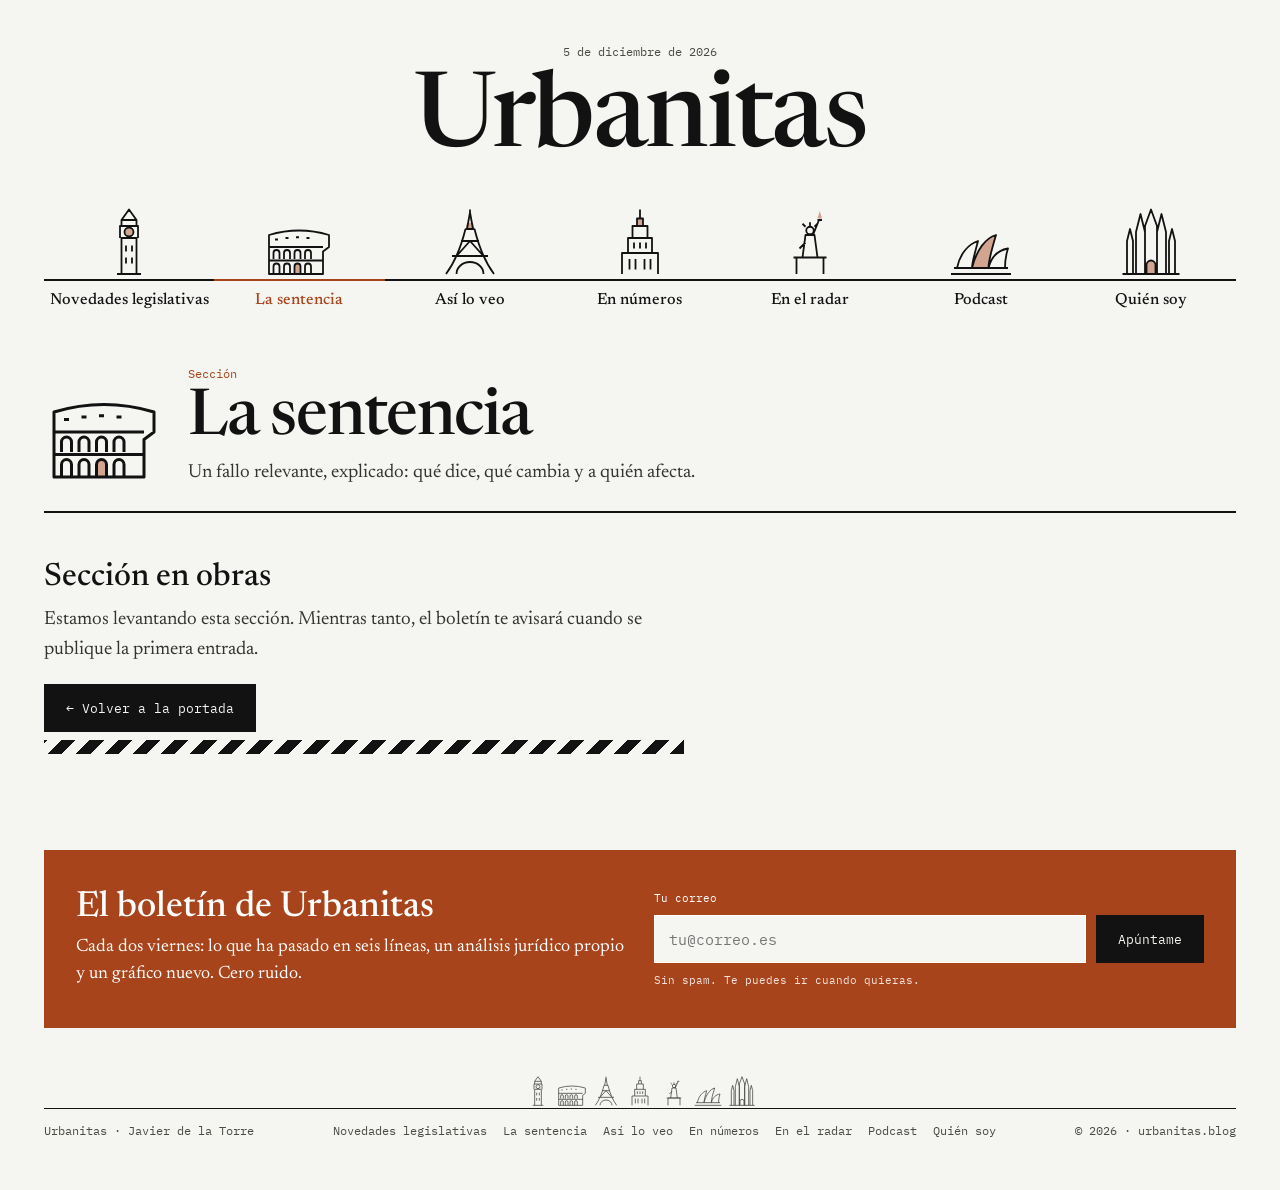
<file: sentencia.html>
<!doctype html>
<html lang="es">
<head>
<meta charset="utf-8">
<meta name="viewport" content="width=device-width, initial-scale=1">
<title>La sentencia · Urbanitas</title>
<meta name="description" content="La sentencia · Urbanitas. Un fallo relevante, explicado: qué dice, qué cambia y a quién afecta.">
<link rel="preconnect" href="https://fonts.googleapis.com">
<link rel="preconnect" href="https://fonts.gstatic.com" crossorigin>
<link href="https://fonts.googleapis.com/css2?family=Newsreader:ital,opsz,wght@0,6..72,400;0,6..72,500;0,6..72,600;1,6..72,400&family=IBM+Plex+Mono:wght@400;500&display=swap" rel="stylesheet">
<link rel="stylesheet" href="assets/urbanitas.css">
<link rel="icon" href="data:image/svg+xml,%3Csvg xmlns='http://www.w3.org/2000/svg' viewBox='0 0 32 32'%3E%3Crect width='32' height='32' fill='%23121212'/%3E%3Ctext x='16' y='23' font-family='Georgia,serif' font-size='20' fill='%23F5F5F2' text-anchor='middle'%3EU%3C/text%3E%3C/svg%3E">
</head>
<body>

<header class="cabecera contenedor">
  <div class="cabecera-meta"><span id="fecha-hoy"></span></div>
  <a href="index.html" class="logo">Urbanitas</a>
  <nav class="skyline" aria-label="Secciones">
      <a href="legislativa.html">
        <span class="suelo"><svg class="icono" viewBox="0 0 48 48" aria-hidden="true"><use href="assets/iconos.svg#i-bigben"></use></svg></span>
        <span class="nombre">Novedades legislativas</span>
      </a>
      <a href="sentencia.html" aria-current="page">
        <span class="suelo"><svg class="icono" viewBox="0 0 48 48" aria-hidden="true"><use href="assets/iconos.svg#i-coliseo"></use></svg></span>
        <span class="nombre">La sentencia</span>
      </a>
      <a href="opinion.html">
        <span class="suelo"><svg class="icono" viewBox="0 0 48 48" aria-hidden="true"><use href="assets/iconos.svg#i-eiffel"></use></svg></span>
        <span class="nombre">Así lo veo</span>
      </a>
      <a href="numeros.html">
        <span class="suelo"><svg class="icono" viewBox="0 0 48 48" aria-hidden="true"><use href="assets/iconos.svg#i-empire"></use></svg></span>
        <span class="nombre">En números</span>
      </a>
      <a href="radar.html">
        <span class="suelo"><svg class="icono" viewBox="0 0 48 48" aria-hidden="true"><use href="assets/iconos.svg#i-libertad"></use></svg></span>
        <span class="nombre">En el radar</span>
      </a>
      <a href="podcast.html">
        <span class="suelo"><svg class="icono" viewBox="0 0 48 48" aria-hidden="true"><use href="assets/iconos.svg#i-opera"></use></svg></span>
        <span class="nombre">Podcast</span>
      </a>
      <a href="quien.html">
        <span class="suelo"><svg class="icono" viewBox="0 0 48 48" aria-hidden="true"><use href="assets/iconos.svg#i-sagrada"></use></svg></span>
        <span class="nombre">Quién soy</span>
      </a>
  </nav>
</header>

<main class="contenedor">
<div class="cabeza-pagina">
  <svg class="icono" viewBox="0 0 48 48" aria-hidden="true"><use href="assets/iconos.svg#i-coliseo"></use></svg>
  <div>
    <div class="eyebrow">Sección</div>
    <h1>La sentencia</h1>
    <p>Un fallo relevante, explicado: qué dice, qué cambia y a quién afecta.</p>
  </div>
</div>

<div class="en-obras">
  <h2>Sección en obras</h2>
  <p>Estamos levantando esta sección. Mientras tanto, el boletín te avisará cuando se publique la primera entrada.</p>
  <a href="index.html" class="boton">← Volver a la portada</a>
  <div class="vallado" aria-hidden="true"></div>
</div>

<section class="boletin" id="boletin" aria-labelledby="boletin-tit">
  <div class="texto">
    <h2 id="boletin-tit">El boletín de Urbanitas</h2>
    <p>Cada dos viernes: lo que ha pasado en seis líneas, un análisis jurídico propio y un gráfico nuevo. Cero ruido.</p>
  </div>
  <form onsubmit="return false">
    <label for="correo-boletin">Tu correo</label>
    <input id="correo-boletin" type="email" placeholder="tu@correo.es" autocomplete="email" required>
    <button type="submit" class="boton">Apúntame</button>
    <span class="letra-pequena">Sin spam. Te puedes ir cuando quieras.</span>
  </form>
</section>
</main>

<footer class="pie contenedor">
  <div class="perfil" aria-hidden="true"><svg class="icono" viewBox="0 0 48 48" aria-hidden="true"><use href="assets/iconos.svg#i-bigben"></use></svg><svg class="icono" viewBox="0 0 48 48" aria-hidden="true"><use href="assets/iconos.svg#i-coliseo"></use></svg><svg class="icono" viewBox="0 0 48 48" aria-hidden="true"><use href="assets/iconos.svg#i-eiffel"></use></svg><svg class="icono" viewBox="0 0 48 48" aria-hidden="true"><use href="assets/iconos.svg#i-empire"></use></svg><svg class="icono" viewBox="0 0 48 48" aria-hidden="true"><use href="assets/iconos.svg#i-libertad"></use></svg><svg class="icono" viewBox="0 0 48 48" aria-hidden="true"><use href="assets/iconos.svg#i-opera"></use></svg><svg class="icono" viewBox="0 0 48 48" aria-hidden="true"><use href="assets/iconos.svg#i-sagrada"></use></svg></div>
  <div class="fila">
    <span>Urbanitas · Javier de la Torre</span>
    <nav aria-label="Pie"><a href="legislativa.html">Novedades legislativas</a> <a href="sentencia.html">La sentencia</a> <a href="opinion.html">Así lo veo</a> <a href="numeros.html">En números</a> <a href="radar.html">En el radar</a> <a href="podcast.html">Podcast</a> <a href="quien.html">Quién soy</a></nav>
    <span>© 2026 · urbanitas.blog</span>
  </div>
</footer>

<script src="assets/site.js"></script>
</body>
</html>
</file>
<file: assets/urbanitas.css>
/* Urbanitas — hoja de estilos común (diseño F: siluetas de ciudad) */

:root {
  --fondo: #F5F5F2;
  --panel: #E8E6DF;
  --blanco: #FFFFFF;
  --tinta: #121212;
  --texto: #33332F;
  --meta: #4A4A45;
  --linea: #CFCFC8;
  --acento: #A8441B;
  --acento-relleno: rgba(168, 68, 27, 0.45);
  --serif: 'Newsreader', Georgia, 'Times New Roman', serif;
  --mono: 'IBM Plex Mono', ui-monospace, 'SFMono-Regular', Menlo, monospace;
  --ancho: 1240px;
}

*, *::before, *::after { box-sizing: border-box; }
html { -webkit-text-size-adjust: 100%; }
body {
  margin: 0;
  background: var(--fondo);
  color: var(--tinta);
  font-family: var(--serif);
  -webkit-font-smoothing: antialiased;
}
a { color: inherit; text-decoration: none; }
a:hover { color: var(--acento); }
img { max-width: 100%; display: block; }
:focus-visible { outline: 2px solid var(--acento); outline-offset: 3px; }

.contenedor { max-width: var(--ancho); margin: 0 auto; padding: 0 24px; }
.mono { font-family: var(--mono); }

/* Iconos (sprite en assets/iconos.svg) */
.icono { display: block; color: var(--tinta); --relleno: var(--acento-relleno); }

/* ── Cabecera ─────────────────────────────── */
.cabecera { padding-top: 44px; text-align: center; }
.cabecera-meta { font-family: var(--mono); font-size: 12px; color: var(--meta); }
.logo {
  display: inline-block;
  margin: 14px 0 0;
  font-size: clamp(56px, 11vw, 104px);
  font-weight: 500;
  letter-spacing: -0.025em;
  line-height: 0.95;
}

/* Navegación: perfil urbano sobre una misma línea de suelo */
.skyline {
  margin-top: 36px;
  display: grid;
  grid-template-columns: repeat(7, minmax(0, 1fr));
  row-gap: 24px;
}
.skyline a { display: flex; flex-direction: column; text-align: center; }
.skyline .suelo { display: flex; justify-content: center; border-bottom: 2px solid var(--tinta); }
.skyline .icono { width: 72px; height: 72px; margin-bottom: -1px; transition: transform .2s ease; }
.skyline a:hover .icono { transform: translateY(-4px); }
.skyline .nombre { display: block; margin-top: 10px; padding: 0 4px; font-size: 16px; font-weight: 500; line-height: 1.2; }
.skyline a[aria-current="page"] .nombre { color: var(--acento); }
.skyline a[aria-current="page"] .suelo { border-bottom-color: var(--acento); }

@media (max-width: 900px) {
  .skyline { grid-template-columns: repeat(4, minmax(0, 1fr)); }
}
@media (max-width: 560px) {
  .skyline {
    display: flex; overflow-x: auto; gap: 0; scroll-snap-type: x mandatory;
    margin-left: -24px; margin-right: -24px; padding: 0 24px 6px;
  }
  .skyline a { flex: 0 0 112px; scroll-snap-align: start; }
  .skyline .icono { width: 60px; height: 60px; }
  .skyline .nombre { font-size: 14px; }
}

/* ── Contenido ────────────────────────────── */
main.contenedor { padding-top: 56px; }
.eyebrow { font-family: var(--mono); font-size: 12px; color: var(--acento); }
.fecha, .fuente { font-family: var(--mono); font-size: 11.5px; color: var(--meta); }

.portada { display: flex; flex-wrap: wrap; gap: 48px; }
.portada > article { flex: 999 1 580px; min-width: 0; }
.portada > aside { flex: 1 1 320px; min-width: 0; }

.titular-grande {
  margin: 14px 0 16px;
  font-size: clamp(36px, 5vw, 56px);
  font-weight: 500;
  line-height: 1.04;
  letter-spacing: -0.02em;
}
.entradilla { margin: 0 0 18px; font-size: clamp(18px, 2vw, 22px); line-height: 1.5; color: var(--texto); }
.boton-texto { display: inline-flex; align-items: center; min-height: 44px; font-family: var(--mono); font-size: 13px; color: var(--acento); }

.cabeza-bloque {
  display: flex; align-items: flex-end; gap: 12px;
  padding-bottom: 10px; border-bottom: 2px solid var(--tinta);
}
.cabeza-bloque h2, .cabeza-bloque h3 { margin: 0; font-size: 24px; font-weight: 600; }
.cabeza-bloque .icono { width: 40px; height: 40px; flex: none; }
.cabeza-bloque .mas { margin-left: auto; font-family: var(--mono); font-size: 12px; color: var(--acento); }

.lista-radar a { display: block; padding: 16px 0; border-bottom: 1px solid var(--linea); }
.lista-radar .tit { display: block; margin-top: 5px; font-size: 20px; font-weight: 500; line-height: 1.25; }

.bloque { margin-top: 72px; }

.tarjetas { display: grid; grid-template-columns: repeat(auto-fit, minmax(min(100%, 300px), 1fr)); gap: 32px; }
.tarjeta { display: flex; gap: 18px; align-items: flex-end; padding-bottom: 20px; border-bottom: 2px solid var(--tinta); }
.tarjeta .icono { width: 96px; height: 96px; flex: none; }
.tarjeta .eyebrow { display: block; margin-bottom: 6px; }
.tarjeta .tit { display: block; font-size: 24px; font-weight: 500; line-height: 1.15; }
.tarjeta .txt { display: block; margin-top: 8px; font-size: 16px; line-height: 1.45; color: var(--texto); }

.cifras { display: grid; grid-template-columns: repeat(auto-fit, minmax(min(100%, 240px), 1fr)); gap: 24px; margin-top: 22px; }
.cifra .valor { font-size: clamp(48px, 6vw, 72px); font-weight: 500; letter-spacing: -0.03em; line-height: 1; }
.cifra .que { margin-top: 8px; font-size: 16px; line-height: 1.4; color: var(--texto); }

.franja-podcast {
  display: flex; flex-wrap: wrap; gap: 28px; align-items: center; justify-content: space-between;
  padding: 32px 0; border-top: 2px solid var(--tinta); border-bottom: 2px solid var(--tinta);
}
.franja-podcast .izq { display: flex; gap: 18px; align-items: flex-end; flex: 1 1 420px; }
.franja-podcast .icono { width: 72px; height: 72px; flex: none; }
.franja-podcast h3 { margin: 6px 0 4px; font-size: 26px; font-weight: 500; line-height: 1.2; }
.franja-podcast p { margin: 0; font-size: 17px; color: var(--texto); }

.boton {
  display: inline-flex; align-items: center; justify-content: center;
  min-height: 48px; padding: 0 22px; border: 0; cursor: pointer;
  background: var(--tinta); color: var(--fondo);
  font-family: var(--mono); font-size: 13px;
}
.boton:hover { background: var(--acento); color: var(--blanco); }

/* Boletín */
.boletin {
  margin-top: 72px; padding: 40px 32px;
  background: var(--acento); color: var(--blanco);
  display: flex; flex-wrap: wrap; gap: 28px; align-items: center; justify-content: space-between;
}
.boletin h2 { margin: 0 0 8px; font-size: 36px; font-weight: 500; }
.boletin p { margin: 0; font-size: 18px; line-height: 1.5; }
.boletin .texto { flex: 1 1 380px; }
.boletin form { flex: 1 1 380px; display: flex; flex-wrap: wrap; gap: 10px; font-family: var(--mono); }
.boletin label { flex-basis: 100%; font-size: 11px; }
.boletin input {
  flex: 1 1 220px; min-height: 48px; padding: 0 14px;
  border: 1px solid var(--blanco); background: var(--fondo); color: var(--tinta);
  font-family: var(--mono); font-size: 15px;
}
.boletin .boton:hover { background: var(--fondo); color: var(--tinta); }
.boletin .letra-pequena { flex-basis: 100%; font-size: 11px; opacity: .85; }

/* Páginas interiores */
.cabeza-pagina { display: flex; gap: 24px; align-items: flex-end; padding-bottom: 24px; border-bottom: 2px solid var(--tinta); }
.cabeza-pagina .icono { width: 120px; height: 120px; flex: none; }
.cabeza-pagina h1 { margin: 6px 0 8px; font-size: clamp(40px, 6vw, 64px); font-weight: 500; line-height: 1; letter-spacing: -0.02em; }
.cabeza-pagina p { margin: 0; max-width: 680px; font-size: 19px; line-height: 1.5; color: var(--texto); }
@media (max-width: 560px) { .cabeza-pagina { flex-direction: column; align-items: flex-start; } .cabeza-pagina .icono { width: 88px; height: 88px; } }

.prosa { max-width: 720px; font-size: 20px; line-height: 1.65; color: var(--texto); }
.prosa p { margin: 0 0 1.1em; }

.historia { padding: 32px 0; border-bottom: 1px solid var(--linea); }
.historia h2 { margin: 8px 0 12px; font-size: 32px; font-weight: 500; line-height: 1.15; letter-spacing: -0.01em; }
.historia > p { margin: 0 0 18px; max-width: 760px; font-size: 18px; line-height: 1.6; color: var(--texto); }
.fuentes { display: grid; grid-template-columns: repeat(auto-fit, minmax(min(100%, 300px), 1fr)); gap: 16px; }
.fuentes a { display: block; padding: 16px 18px; background: var(--blanco); border: 1px solid var(--linea); }
.fuentes a:hover { border-color: var(--acento); }
.fuentes .tit { display: block; margin: 6px 0; font-size: 18px; font-weight: 500; line-height: 1.3; color: var(--tinta); }
.fuentes .res { display: block; font-size: 15px; line-height: 1.45; color: var(--texto); }

.episodios a { display: grid; grid-template-columns: 90px minmax(0, 1fr); gap: 4px 24px; padding: 22px 0; border-bottom: 1px solid var(--linea); }
.episodios .num { font-family: var(--mono); font-size: 13px; color: var(--acento); padding-top: 6px; }
.episodios .tit { font-size: 22px; font-weight: 500; line-height: 1.25; }
.episodios .res { display: block; margin-top: 6px; font-size: 16px; line-height: 1.5; color: var(--texto); }
.episodios .fecha { display: block; margin-top: 8px; }
@media (max-width: 560px) { .episodios a { grid-template-columns: minmax(0, 1fr); } }

.enlaces-fila { display: flex; flex-wrap: wrap; gap: 12px; margin-top: 8px; }
.enlaces-fila a { display: inline-flex; align-items: center; min-height: 44px; padding: 0 18px; border: 1.5px solid var(--tinta); font-family: var(--mono); font-size: 13px; }

.formulario { display: grid; gap: 14px; max-width: 560px; font-family: var(--mono); }
.formulario label { display: grid; gap: 6px; font-size: 12px; color: var(--meta); }
.formulario input, .formulario textarea {
  width: 100%; padding: 12px 14px; border: 1px solid var(--tinta); background: var(--blanco);
  color: var(--tinta); font-family: var(--serif); font-size: 17px;
}
.formulario textarea { min-height: 160px; resize: vertical; }

.en-obras { padding: 48px 0 24px; max-width: 640px; }
.en-obras h2 { margin: 0 0 12px; font-size: 32px; font-weight: 500; }
.en-obras p { margin: 0 0 20px; font-size: 19px; line-height: 1.55; color: var(--texto); }
.vallado { height: 14px; margin-top: 8px; background: repeating-linear-gradient(-45deg, var(--tinta) 0 10px, var(--fondo) 10px 20px); }

/* ── Pie ─────────────────────────────────── */
.pie.contenedor { padding-top: 48px; padding-bottom: 52px; }
.pie .perfil { display: flex; justify-content: center; align-items: flex-end; gap: 2px; border-bottom: 1px solid var(--tinta); }
.pie .perfil .icono { width: 32px; height: 32px; color: var(--meta); --relleno: transparent; }
.pie .fila { margin-top: 14px; display: flex; flex-wrap: wrap; justify-content: space-between; gap: 12px; font-family: var(--mono); font-size: 12px; color: var(--meta); }
.pie .fila nav { display: flex; flex-wrap: wrap; gap: 6px 16px; }

/* Logos de medio en las noticias del radar */
.fuentes a, .lista-radar a { display: grid; grid-template-columns: 28px 1fr; column-gap: 12px; align-items: start; }
.medio { width: 28px; height: 28px; border-radius: 50%; object-fit: cover; background: var(--panel); }
.cuerpo { display: block; min-width: 0; }
</file>
